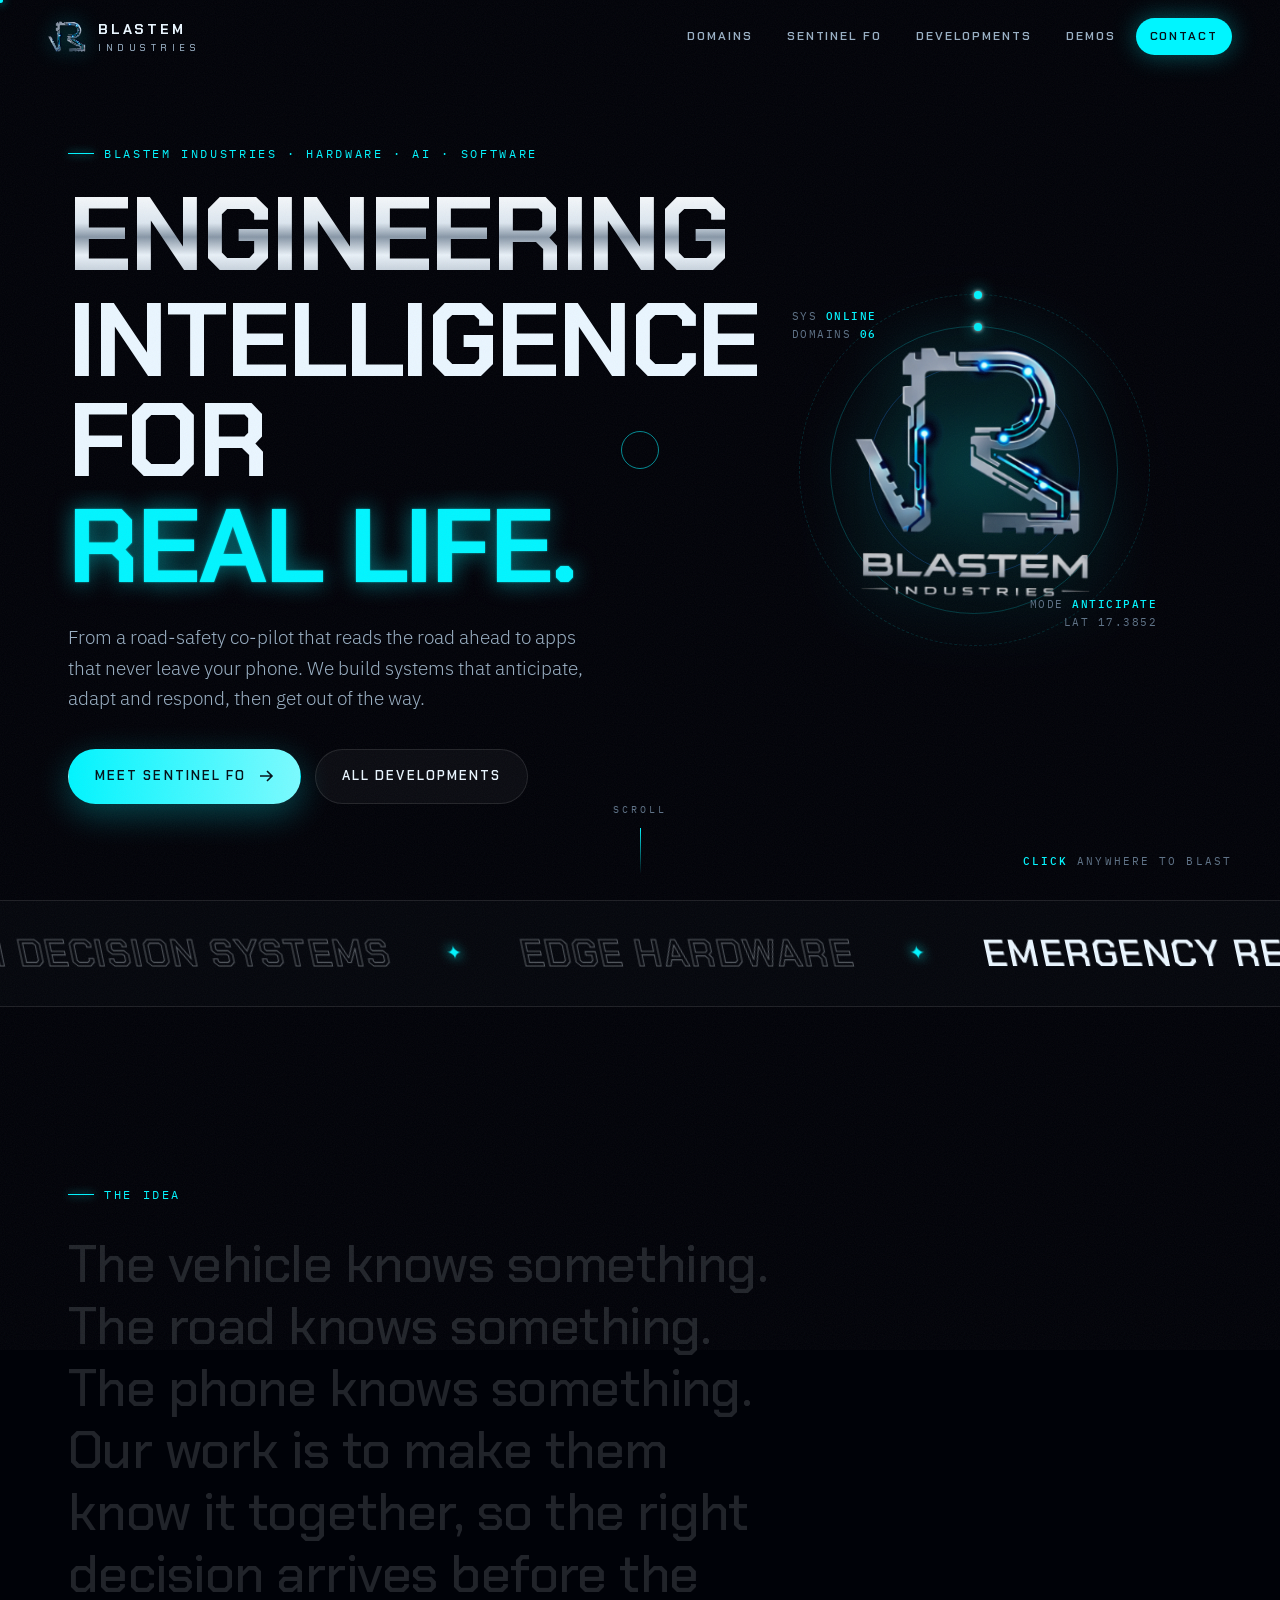
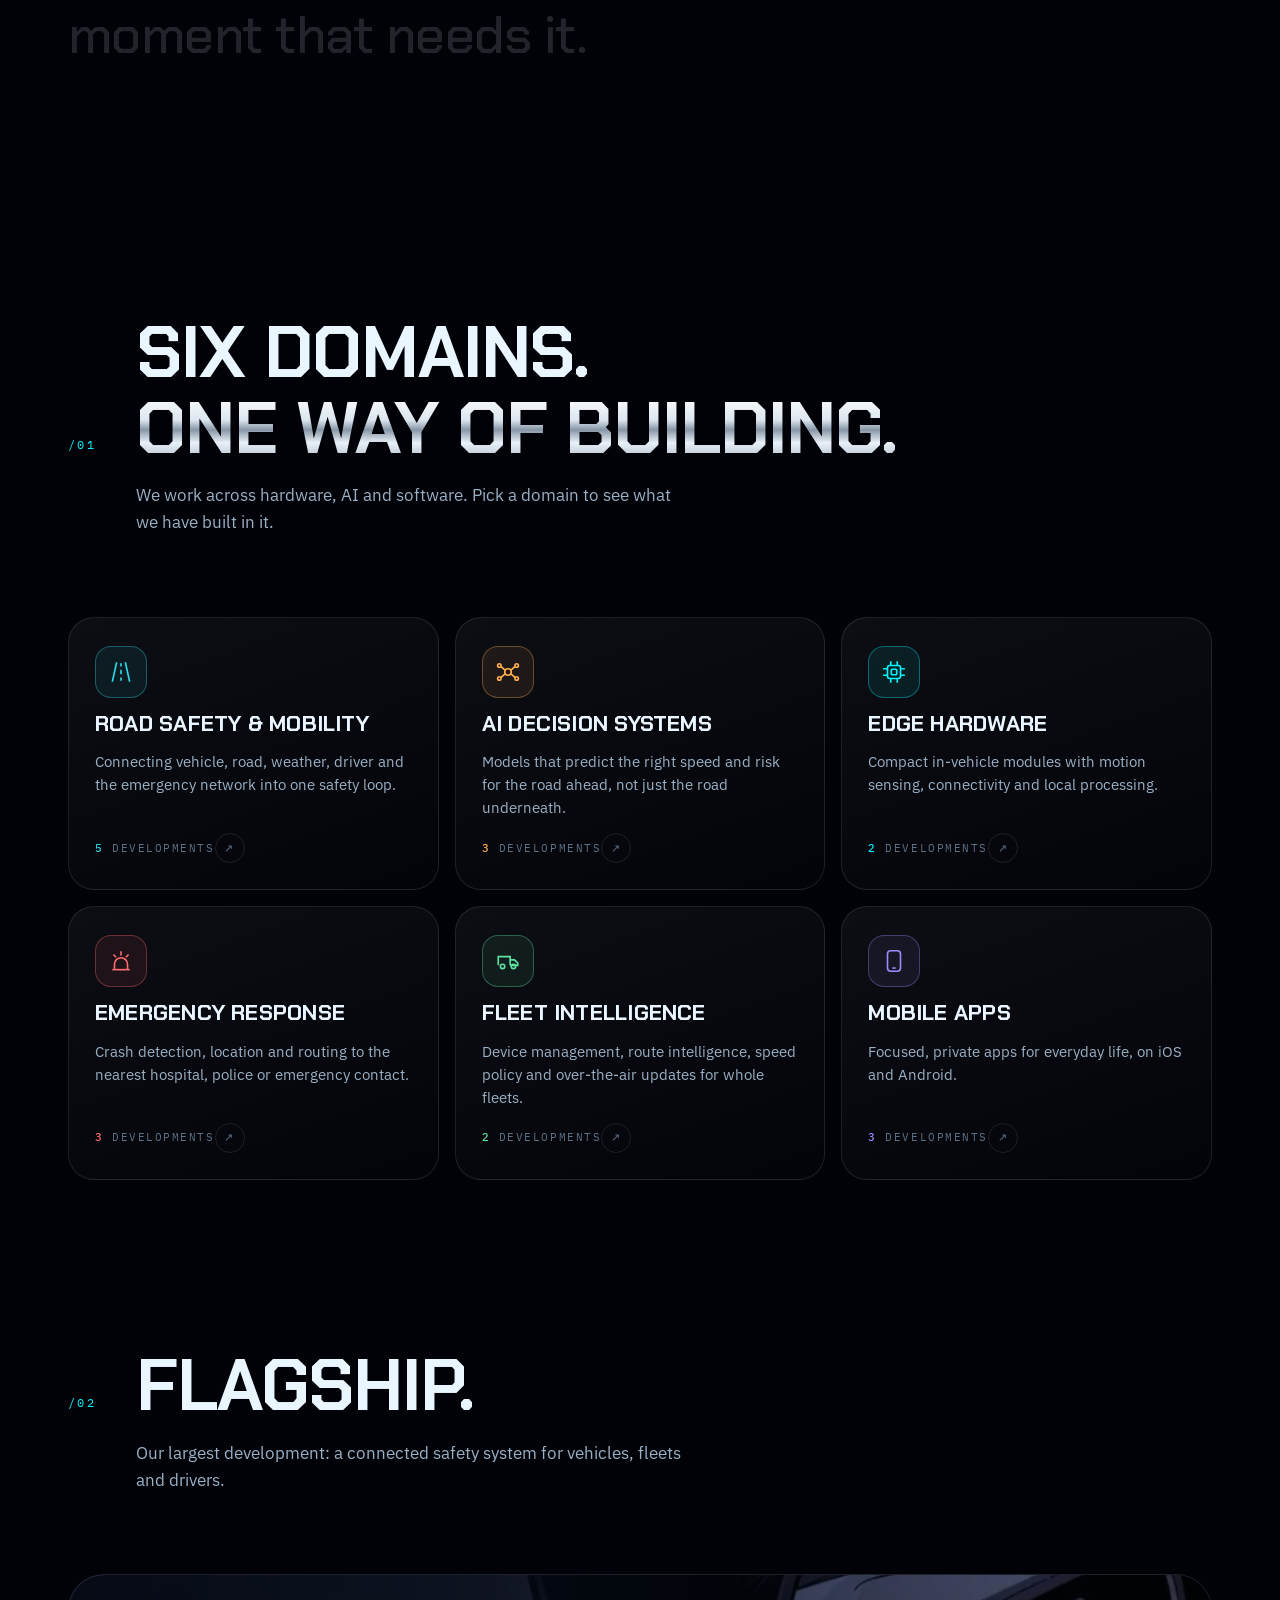
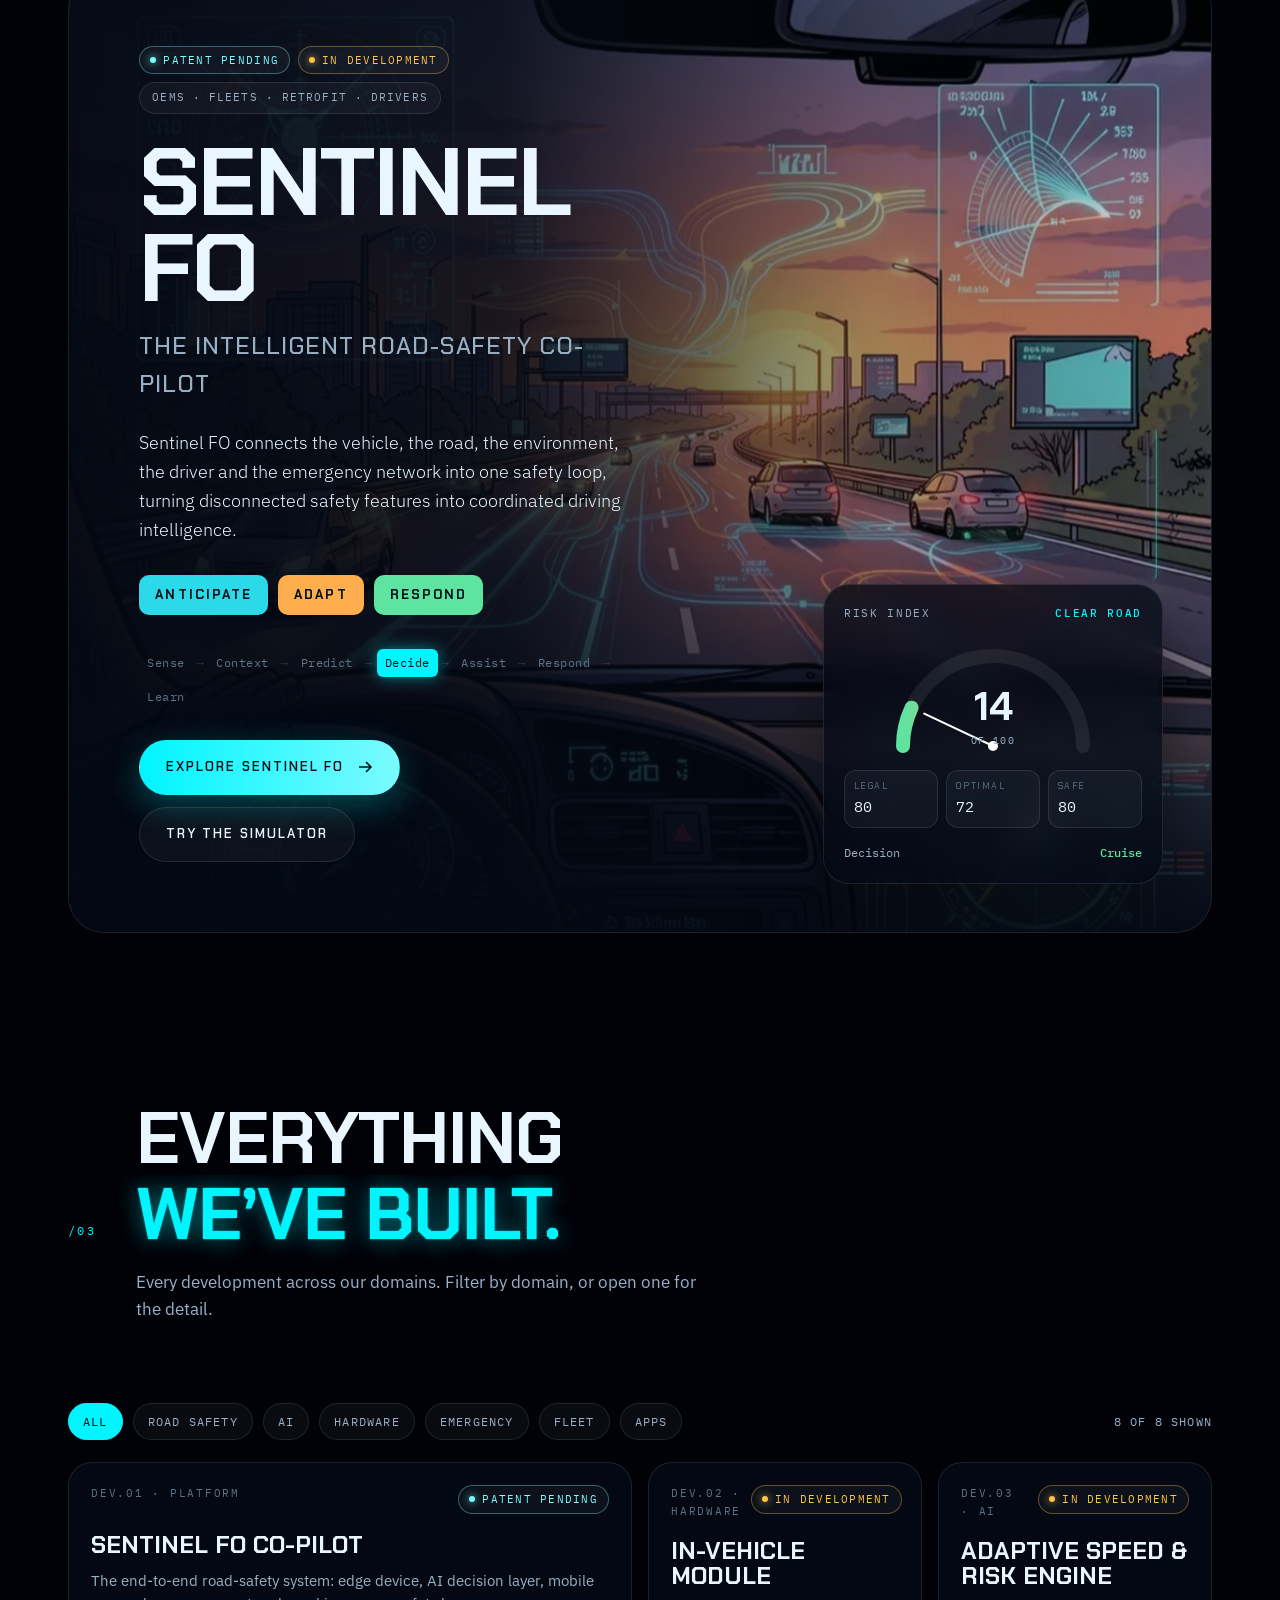
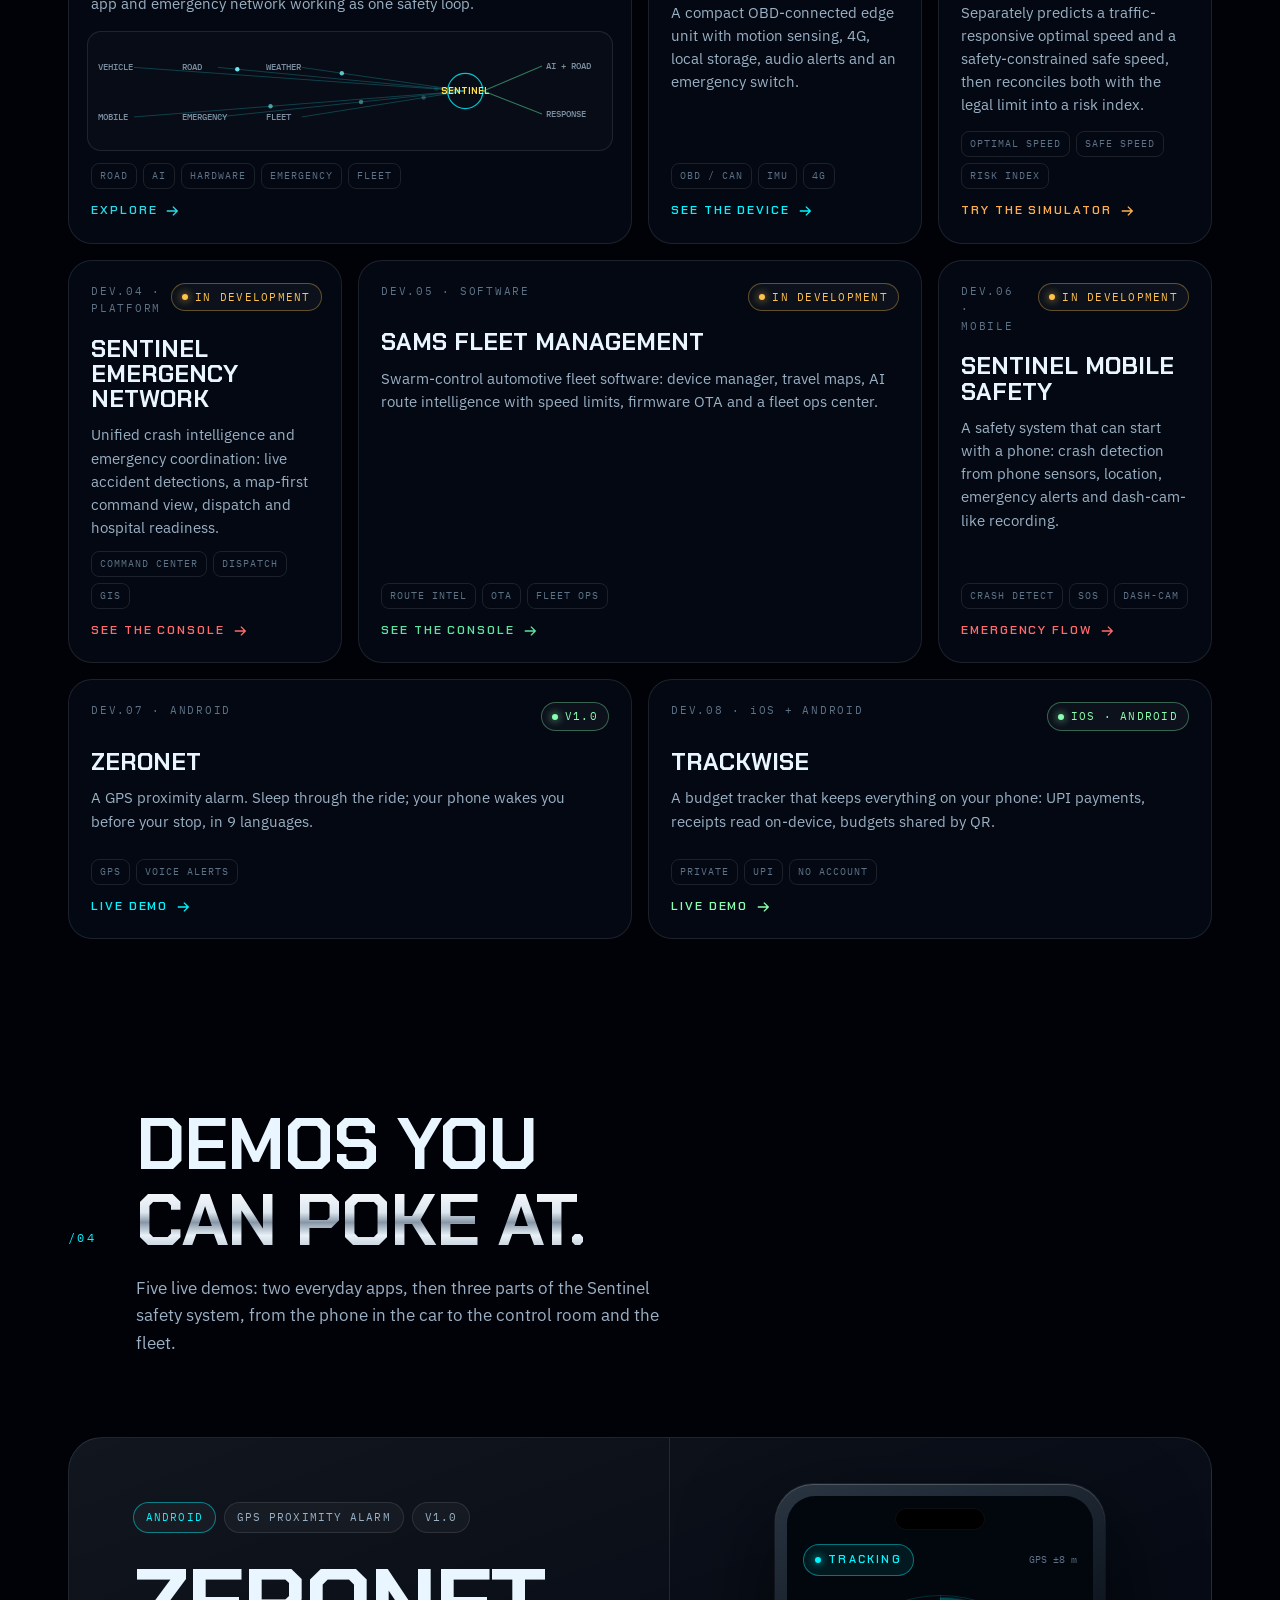
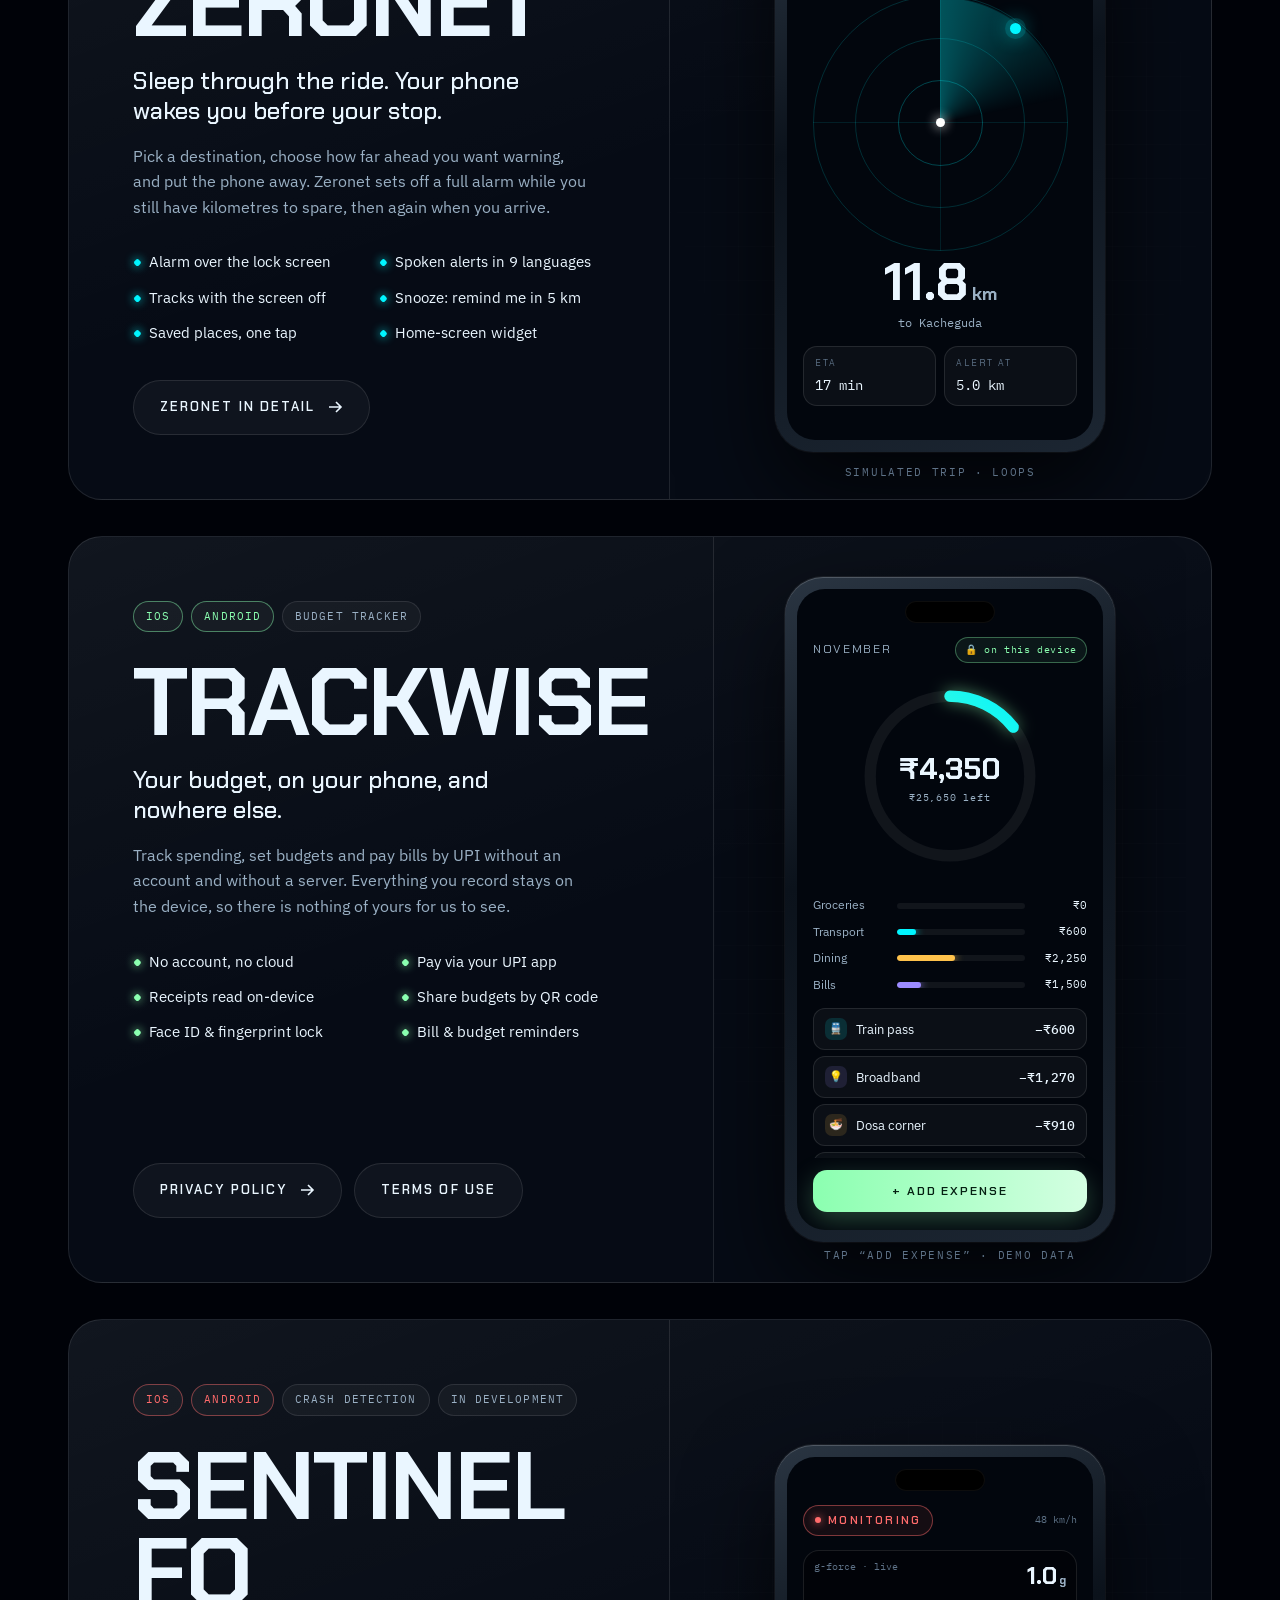
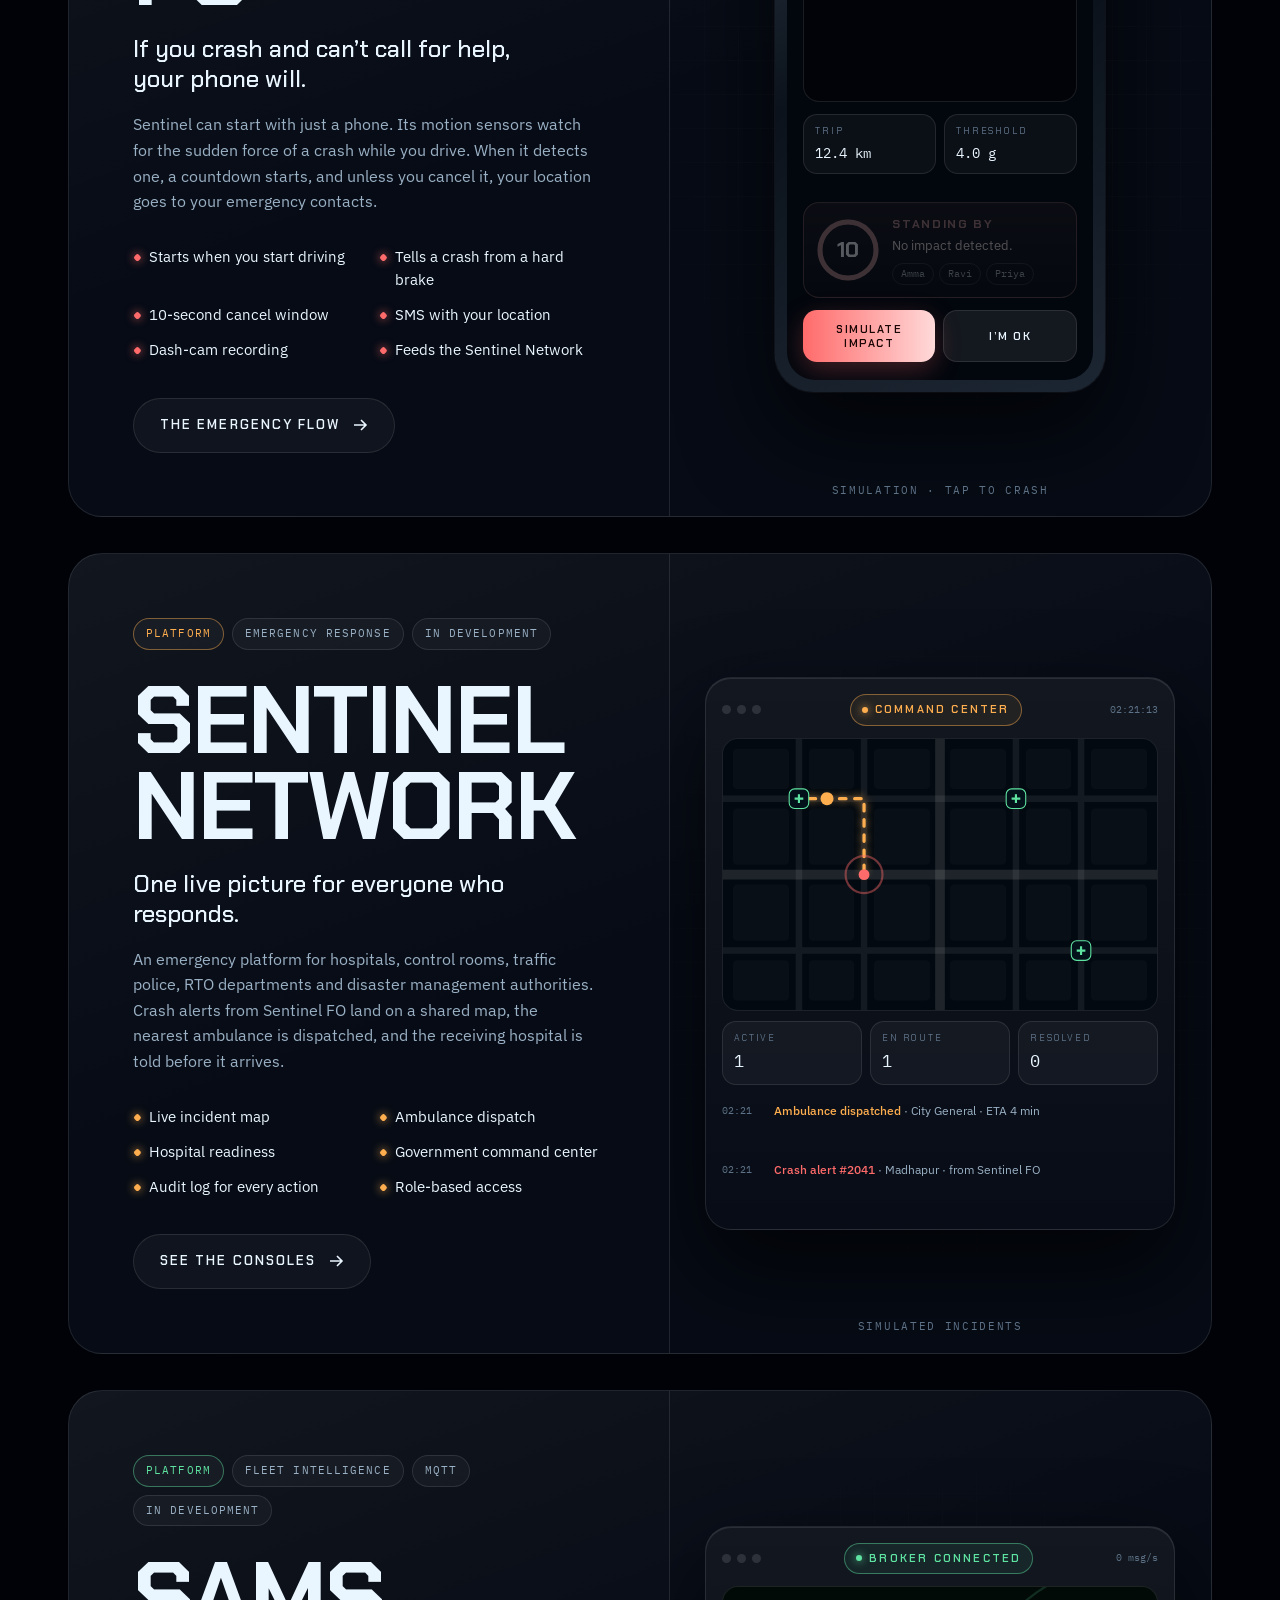
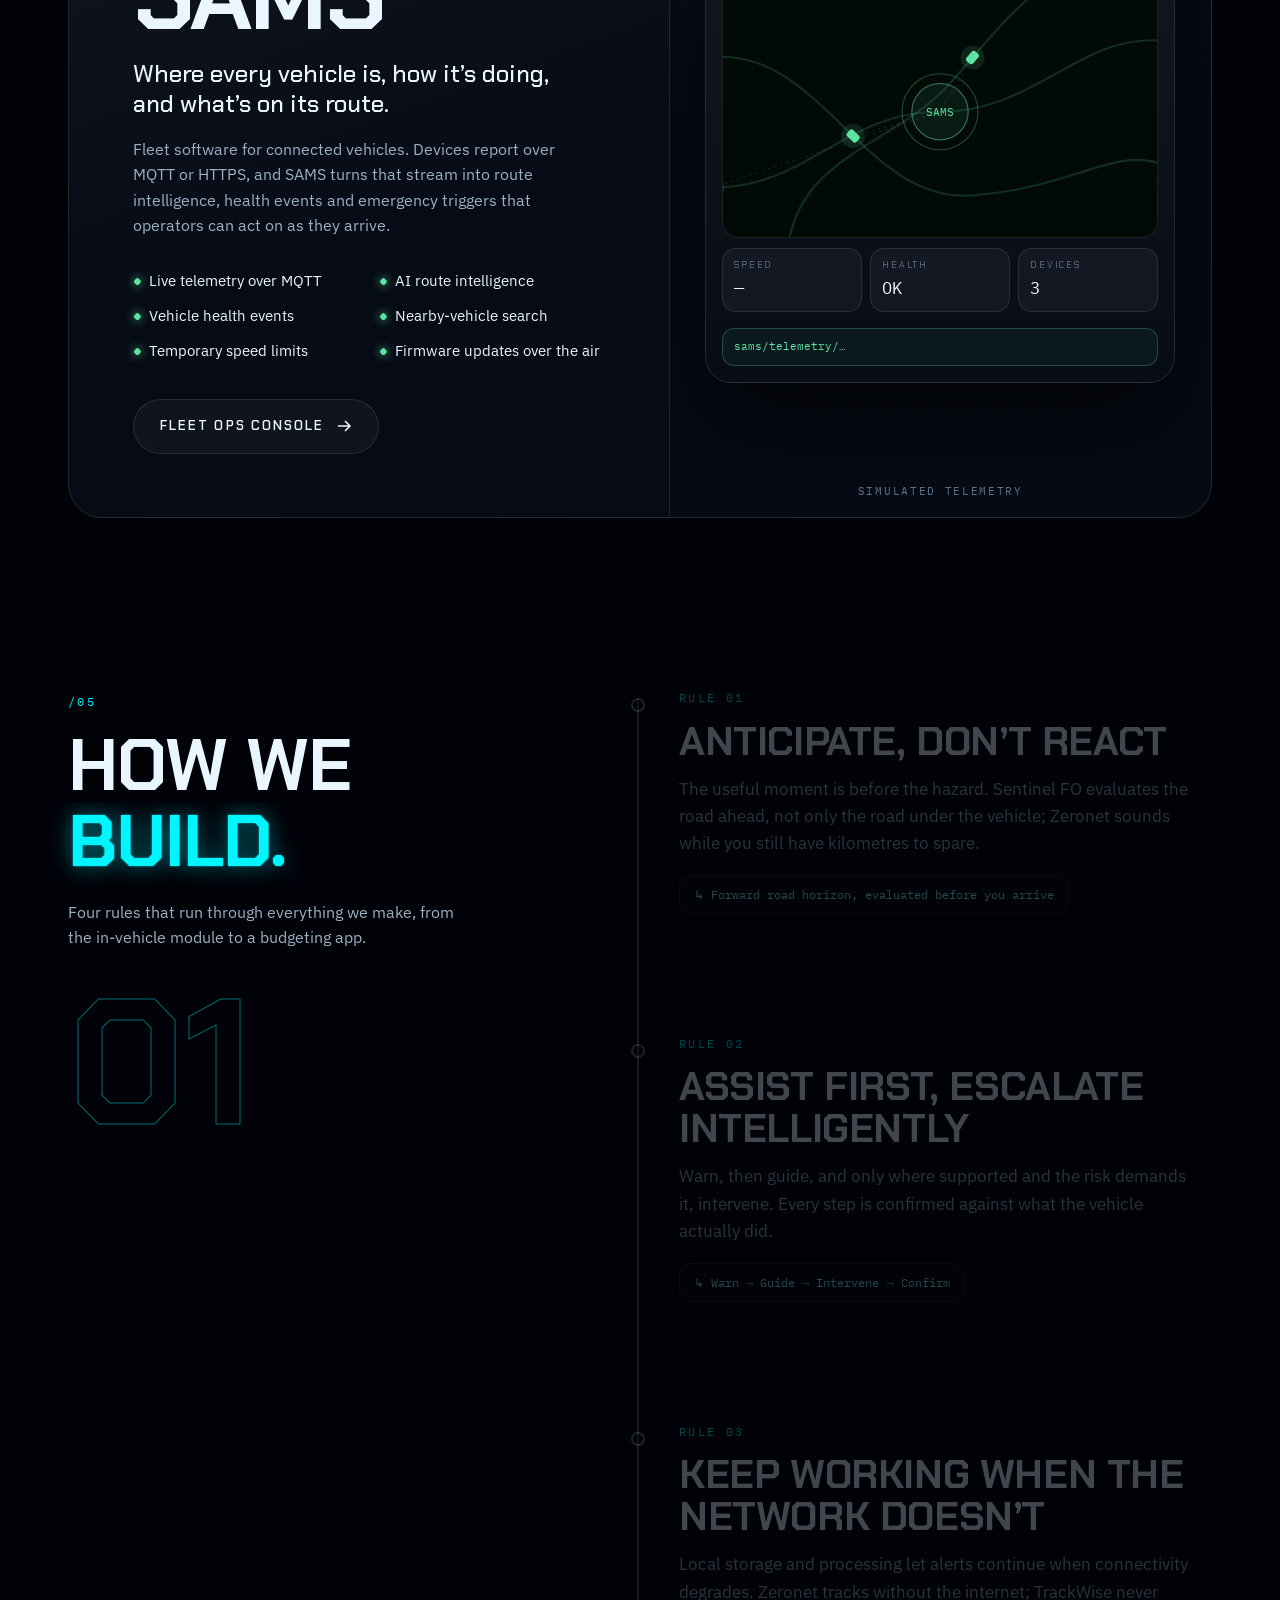
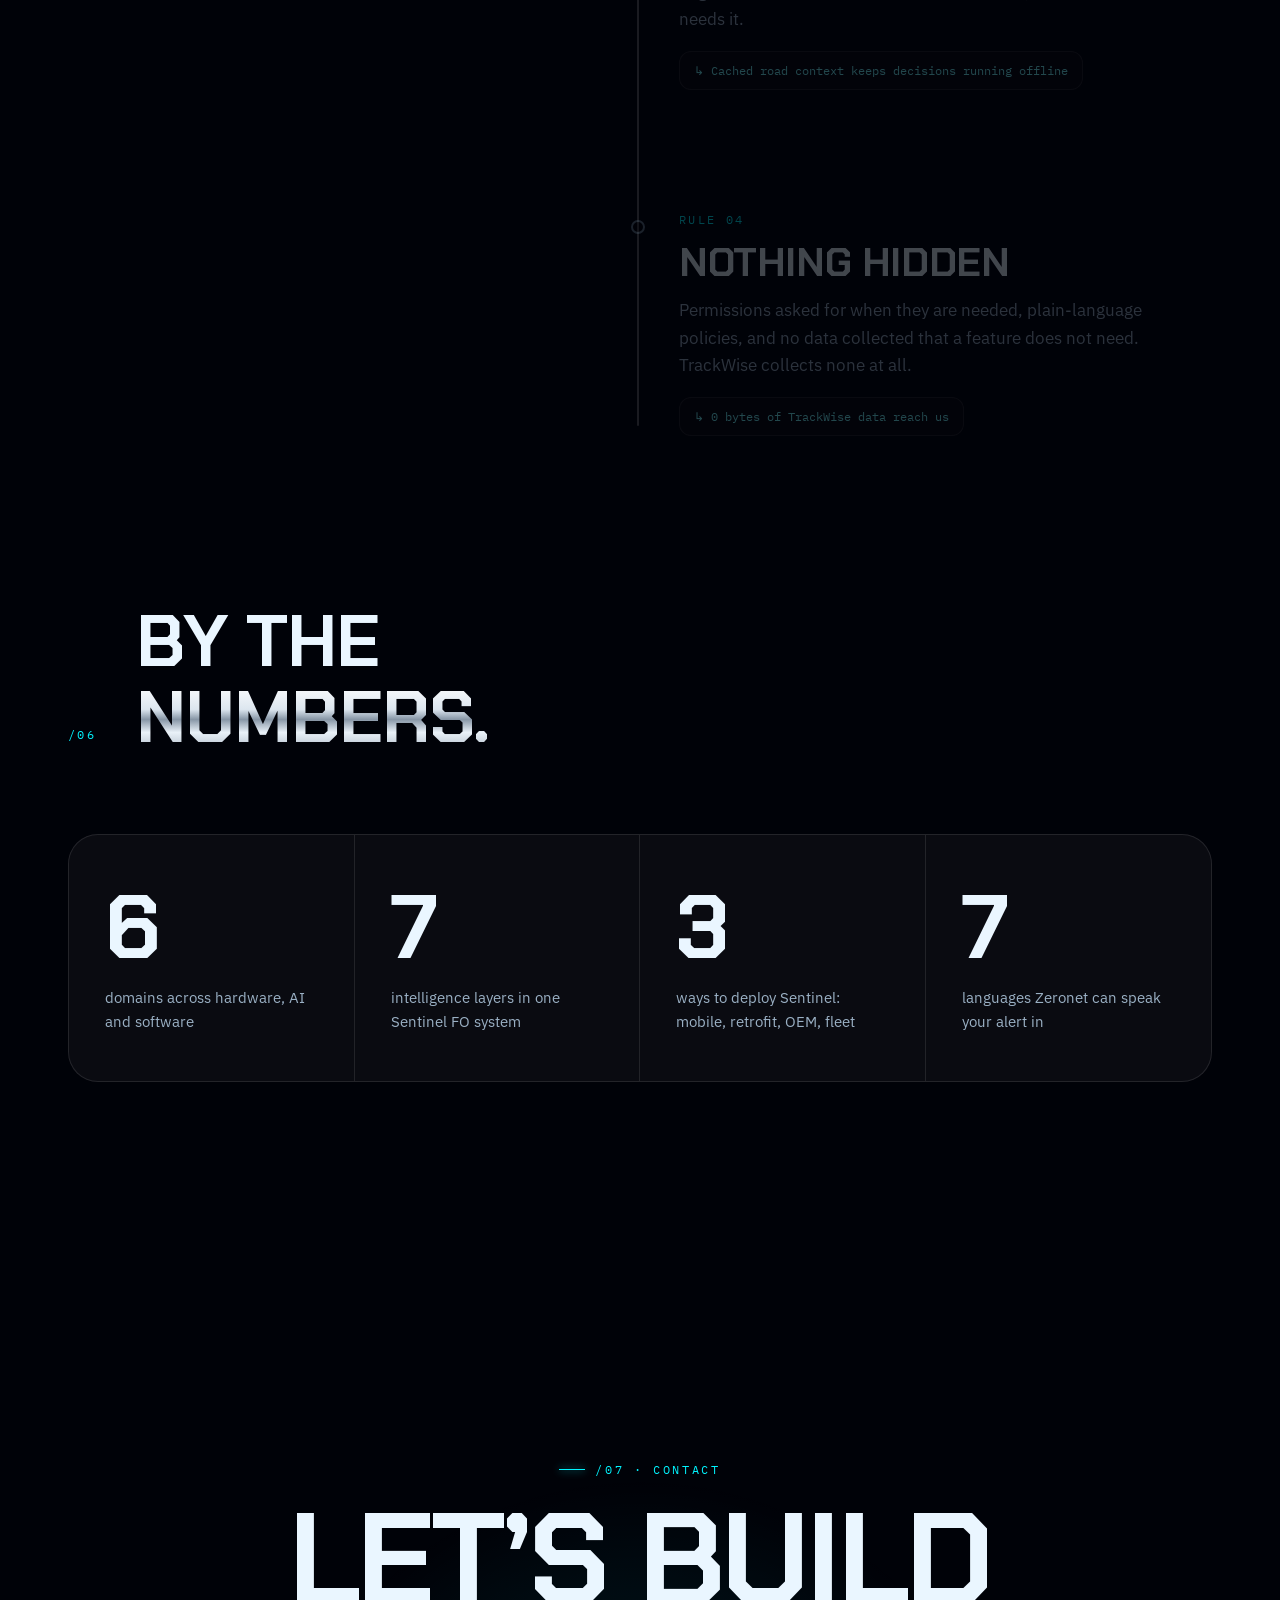
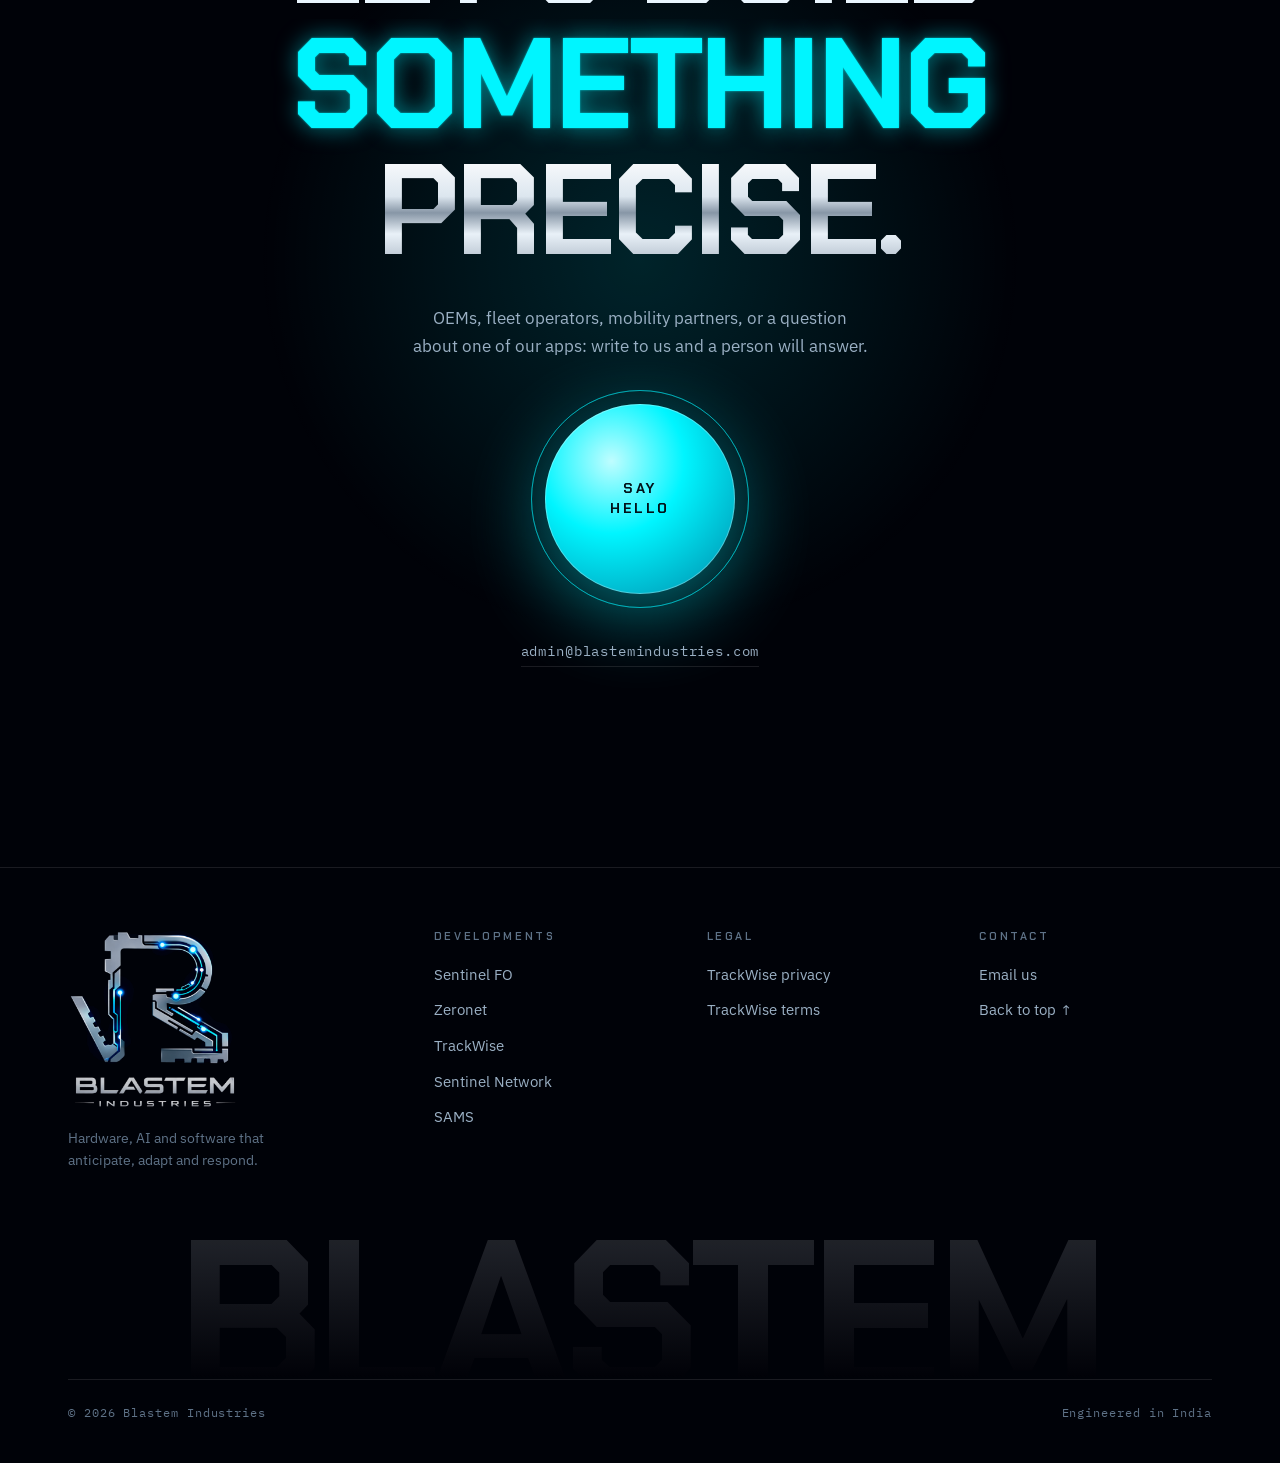
<file: index.html>
<!doctype html>
<html lang="en">
<head>
<meta charset="utf-8">
<meta name="viewport" content="width=device-width, initial-scale=1">
<title>Blastem Industries</title>
<meta name="description" content="Blastem Industries engineers intelligence for real life: Sentinel FO, the connected road-safety co-pilot, plus AI, edge hardware, emergency-response, fleet and mobile software.">
<meta name="theme-color" content="#000208">
<link rel="icon" href="./blastem-mark.png">
<link rel="stylesheet" href="./assets/fonts/fonts.css">
<link rel="stylesheet" href="./assets/site.css">
<style>
  /* ---------- hero ---------- */
  .hero { position: relative; min-height: 100svh; display: grid; align-items: center; overflow: hidden; padding: 120px 0 80px; }
  #circuit { position: absolute; inset: 0; width: 100%; height: 100%; display: block; }
  .hero::after {
    content: ""; position: absolute; inset: 0; pointer-events: none;
    background: radial-gradient(ellipse 70% 60% at 50% 45%, transparent 30%, var(--void) 95%), linear-gradient(180deg, transparent 70%, var(--void));
  }
  .hero-grid { position: relative; z-index: 2; display: grid; grid-template-columns: 1.15fr .85fr; gap: 40px; align-items: center; pointer-events: none; }
  .hero-grid a, .hero-grid button, .hero-logo { pointer-events: auto; }
  .hero h1 {
    font-family: var(--display); font-weight: 700; line-height: .95; letter-spacing: -.02em; margin: 22px 0 26px;
    font-size: clamp(44px, 8.2vw, 116px); text-transform: uppercase;
  }
  .hero h1 .line { display: block; overflow: hidden; padding: .06em .5em .12em; margin: -.06em -.5em -.12em; }
  .hero h1 .line > span { display: inline-block; transform: translateY(110%); transition: transform 1.2s var(--ease); }
  .ready .hero h1 .line > span { transform: none; }
  .hero h1 .line:nth-child(2) > span { transition-delay: .1s; }
  .hero h1 .line:nth-child(3) > span { transition-delay: .2s; }
  .hero-lede { font-size: clamp(16px, 1.6vw, 19px); color: var(--muted); max-width: 48ch; margin: 0 0 36px; font-weight: 300; }
  .hero-actions { display: flex; flex-wrap: wrap; gap: 14px; }
  .fade-up { opacity: 0; transform: translateY(24px); transition: opacity 1s var(--ease), transform 1s var(--ease); }
  .ready .fade-up { opacity: 1; transform: none; }
  .ready .fade-up.d1 { transition-delay: .35s; } .ready .fade-up.d2 { transition-delay: .5s; } .ready .fade-up.d3 { transition-delay: .65s; }

  .hero-logo { position: relative; aspect-ratio: 1; width: min(100%, 470px); margin-inline: auto; perspective: 900px; display: grid; place-items: center; }
  .orbit { position: absolute; border-radius: 50%; border: 1px solid rgba(0, 245, 255, .14); }
  .orbit.o1 { inset: 0; border-style: dashed; animation: spin 60s linear infinite; }
  .orbit.o2 { inset: 9%; border-color: rgba(0, 245, 255, .22); animation: spin 26s linear infinite reverse; }
  .orbit.o2::before, .orbit.o1::before, .orbit.o3::before {
    content: ""; position: absolute; top: -4px; left: 50%; width: 8px; height: 8px; border-radius: 50%; background: var(--cyan); box-shadow: 0 0 16px var(--cyan), 0 0 4px #fff;
  }
  .orbit.o3 { inset: 20%; border-color: rgba(47, 123, 255, .3); animation: spin 14s linear infinite; }
  .orbit.o3::before { background: var(--blue); box-shadow: 0 0 16px var(--blue); }
  @keyframes spin { to { transform: rotate(360deg); } }
  .logo-3d { position: relative; width: 66%; transform-style: preserve-3d; transition: transform .2s ease-out; }
  .logo-3d img { width: 100%; filter: drop-shadow(0 20px 40px rgba(0, 0, 0, .6)) drop-shadow(0 0 30px rgba(0, 245, 255, .25)); }
  .hero-logo .halo { position: absolute; inset: 22%; border-radius: 50%; background: radial-gradient(circle, rgba(0, 245, 255, .22), transparent 65%); filter: blur(20px); animation: breathe2 4s ease-in-out infinite; }
  @keyframes breathe2 { 50% { opacity: .5; transform: scale(1.1); } }
  .hud { position: absolute; font-family: var(--mono); font-size: 10.5px; letter-spacing: .14em; color: var(--dim); text-transform: uppercase; line-height: 1.7; }
  .hud b { color: var(--cyan); font-weight: 500; }
  .hud.tl { top: 4%; left: -2%; } .hud.br { bottom: 4%; right: -2%; text-align: right; }
  .scroll-cue {
    position: absolute; z-index: 3; left: 50%; bottom: 26px; transform: translateX(-50%); display: grid; justify-items: center; gap: 10px;
    font-family: var(--mono); font-size: 10px; letter-spacing: .3em; color: var(--dim);
  }
  .scroll-cue i { width: 1px; height: 46px; background: linear-gradient(var(--cyan), transparent); position: relative; overflow: hidden; }
  .scroll-cue i::after { content: ""; position: absolute; left: 0; top: -40%; width: 1px; height: 40%; background: #fff; animation: drip 1.8s var(--ease) infinite; }
  @keyframes drip { to { top: 110%; } }
  .blast-hint { position: absolute; z-index: 3; right: var(--gutter); bottom: 30px; font-family: var(--mono); font-size: 10.5px; letter-spacing: .2em; color: var(--dim); text-transform: uppercase; }
  .blast-hint b { color: var(--cyan); font-weight: 500; }

  /* ---------- marquee ---------- */
  .marquee { position: relative; border-block: 1px solid var(--edge); padding: 22px 0; overflow: hidden; background: rgba(255, 255, 255, .015); }
  .marquee-track { display: flex; width: max-content; gap: 0; will-change: transform; }
  .marquee-track span {
    font-family: var(--display); font-weight: 600; font-size: clamp(22px, 3vw, 38px); text-transform: uppercase; letter-spacing: .04em;
    padding: 0 28px; white-space: nowrap; color: transparent; -webkit-text-stroke: 1px rgba(234, 246, 255, .35); display: inline-flex; align-items: center; gap: 56px;
  }
  .marquee-track span::after { content: "✦"; color: var(--cyan); -webkit-text-stroke: 0; font-size: .5em; text-shadow: 0 0 12px var(--cyan); }
  .marquee-track span:nth-child(3n+1) { color: var(--text); -webkit-text-stroke: 0; }

  /* ---------- manifesto ---------- */
  .manifesto p {
    font-family: var(--display); font-weight: 500; font-size: clamp(26px, 4.1vw, 56px); line-height: 1.18; letter-spacing: -.01em; margin: 0; max-width: 22ch;
  }
  .manifesto .w { color: rgba(234, 246, 255, .14); transition: color .4s, text-shadow .4s; }
  .manifesto .w.lit { color: var(--text); }
  .manifesto .w.hl.lit { color: var(--cyan); text-shadow: 0 0 24px rgba(0, 245, 255, .5); }
  .manifesto-foot { display: flex; justify-content: space-between; gap: 30px; margin-top: 60px; flex-wrap: wrap; color: var(--muted); font-family: var(--mono); font-size: 12px; letter-spacing: .14em; text-transform: uppercase; }

  /* ---------- products ---------- */
  .products { display: grid; gap: 36px; }
  .product {
    position: relative; border-radius: 34px; border: 1px solid var(--edge); overflow: hidden;
    background: linear-gradient(160deg, rgba(255, 255, 255, .055), rgba(255, 255, 255, .01) 50%), var(--ink);
    display: grid; grid-template-columns: 1.05fr .95fr; min-height: 620px; transform-style: preserve-3d;
    transition: border-color .4s; --mx: 50%; --my: 50%;
  }
  .product::before {
    content: ""; position: absolute; inset: 0; pointer-events: none; opacity: 0; transition: opacity .4s;
    background: radial-gradient(600px circle at var(--mx) var(--my), rgba(0, 245, 255, .10), transparent 45%);
  }
  .product::after {
    content: ""; position: absolute; inset: 0; border-radius: inherit; padding: 1px; pointer-events: none; opacity: 0; transition: opacity .4s;
    background: radial-gradient(400px circle at var(--mx) var(--my), rgba(0, 245, 255, .7), transparent 50%);
    -webkit-mask: linear-gradient(#000 0 0) content-box, linear-gradient(#000 0 0); -webkit-mask-composite: xor; mask-composite: exclude;
  }
  .product:hover::before, .product:hover::after { opacity: 1; }
  .product.tw { --accent: var(--lime); }
  .product.tw::before { background: radial-gradient(600px circle at var(--mx) var(--my), rgba(139, 255, 176, .09), transparent 45%); }
  .product.tw::after { background: radial-gradient(400px circle at var(--mx) var(--my), rgba(139, 255, 176, .7), transparent 50%); }
  .p-info { padding: clamp(30px, 5vw, 64px); display: flex; flex-direction: column; position: relative; z-index: 1; }
  .p-tag { display: flex; gap: 8px; flex-wrap: wrap; margin-bottom: 28px; }
  .tag { font-family: var(--mono); font-size: 11px; letter-spacing: .1em; padding: 6px 12px; border-radius: 999px; border: 1px solid var(--edge); color: var(--muted); background: var(--panel); text-transform: uppercase; }
  .tag.on { color: var(--accent, var(--cyan)); border-color: color-mix(in srgb, var(--accent, var(--cyan)) 45%, transparent); }
  .p-name { font-family: var(--display); font-size: clamp(52px, 7.5vw, 104px); font-weight: 700; line-height: .9; margin: 0 0 18px; letter-spacing: -.02em; text-transform: uppercase; }
  .p-name .scramble { display: inline-block; }
  .p-pitch { font-size: clamp(19px, 2vw, 24px); font-family: var(--display); font-weight: 500; line-height: 1.25; margin: 0 0 18px; color: var(--text); max-width: 26ch; }
  .p-desc { color: var(--muted); margin: 0 0 30px; max-width: 46ch; }
  .p-feats { list-style: none; padding: 0; margin: 0 0 36px; display: grid; grid-template-columns: 1fr 1fr; gap: 12px 20px; }
  .p-feats li { display: flex; gap: 10px; align-items: baseline; font-size: 14.5px; color: var(--text); }
  .p-feats li::before { content: ""; flex: none; width: 6px; height: 6px; border-radius: 2px; transform: rotate(45deg) translateY(-2px); background: var(--accent, var(--cyan)); box-shadow: 0 0 10px var(--accent, var(--cyan)); }
  .p-links { margin-top: auto; display: flex; flex-wrap: wrap; gap: 12px; }
  .product.tw .btn::before { background: linear-gradient(90deg, var(--lime), #D4FFE2); }
  .product.tw .btn:hover { border-color: var(--lime); box-shadow: 0 10px 40px rgba(139, 255, 176, .25); }
  .p-stage { position: relative; display: grid; place-items: center; padding: 40px 30px; border-left: 1px solid var(--edge); overflow: hidden; }
  .p-stage::before { content: ""; position: absolute; inset: 0; background-image: linear-gradient(rgba(255,255,255,.035) 1px, transparent 1px), linear-gradient(90deg, rgba(255,255,255,.035) 1px, transparent 1px); background-size: 34px 34px; mask: radial-gradient(circle at 50% 50%, #000, transparent 75%); -webkit-mask: radial-gradient(circle at 50% 50%, #000, transparent 75%); }
  .device {
    position: relative; width: min(100%, 330px); border-radius: 38px; padding: 12px; background: linear-gradient(160deg, #2A3542, #0B121B 40%, #1C2632);
    box-shadow: 0 40px 90px rgba(0, 0, 0, .7), 0 0 0 1px rgba(255, 255, 255, .08), inset 0 1px 0 rgba(255, 255, 255, .18);
    transform: translateZ(60px); transition: transform .3s ease-out;
  }
  .screen { border-radius: 28px; background: #02060D; overflow: hidden; padding: 18px 16px 18px; min-height: 520px; position: relative; display: flex; flex-direction: column; }
  .notch { width: 90px; height: 22px; border-radius: 999px; background: #000; margin: -6px auto 14px; box-shadow: inset 0 0 0 1px rgba(255,255,255,.05); }

  /* zeronet demo */
  .zn-top { display: flex; justify-content: space-between; align-items: center; }
  .zn-status { display: inline-flex; align-items: center; gap: 7px; font-family: var(--display); font-weight: 600; font-size: 11px; letter-spacing: .2em; color: var(--cyan); padding: 6px 11px; border-radius: 999px; border: 1px solid var(--edge-bright); background: rgba(0, 245, 255, .08); text-transform: uppercase; transition: all .3s; }
  .zn-status i { width: 6px; height: 6px; border-radius: 50%; background: currentColor; box-shadow: 0 0 8px currentColor; animation: blink 1.2s infinite; }
  @keyframes blink { 50% { opacity: .25; } }
  .zn-gps { font-family: var(--mono); font-size: 10px; color: var(--dim); }
  .radar { position: relative; aspect-ratio: 1; margin: 14px 4px 4px; display: grid; place-items: center; }
  .radar .rg { position: absolute; border-radius: 50%; border: 1px solid rgba(0, 245, 255, .16); }
  .radar .rg:nth-child(1) { inset: 2%; } .radar .rg:nth-child(2) { inset: 18%; } .radar .rg:nth-child(3) { inset: 34%; border-color: rgba(0,245,255,.26); }
  .radar .beam { position: absolute; inset: 2%; border-radius: 50%; background: conic-gradient(from 0deg, rgba(0, 245, 255, .32), transparent 22%); animation: spin 3s linear infinite; mask: radial-gradient(circle, #000 69%, transparent 70%); -webkit-mask: radial-gradient(circle, #000 69%, transparent 70%); }
  .radar .cross { position: absolute; inset: 2%; background: linear-gradient(rgba(0,245,255,.1), rgba(0,245,255,.1)) center / 1px 100% no-repeat, linear-gradient(rgba(0,245,255,.1), rgba(0,245,255,.1)) center / 100% 1px no-repeat; }
  .radar .pin { position: absolute; width: 11px; height: 11px; border-radius: 50%; background: var(--cyan); box-shadow: 0 0 0 5px rgba(0,245,255,.14), 0 0 20px var(--cyan); transition: top .2s linear, left .2s linear; }
  .radar .me { position: absolute; left: 50%; top: 50%; width: 9px; height: 9px; margin: -4.5px; border-radius: 50%; background: #fff; box-shadow: 0 0 12px #fff; }
  .zn-read { text-align: center; position: relative; z-index: 1; margin-top: -4px; }
  .zn-dist { font-family: var(--display); font-weight: 700; font-size: 52px; line-height: 1; font-variant-numeric: tabular-nums; }
  .zn-dist small { font-size: 18px; color: var(--muted); margin-left: 4px; }
  .zn-to { font-family: var(--mono); font-size: 11.5px; color: var(--muted); margin-top: 6px; }
  .zn-cells { display: grid; grid-template-columns: 1fr 1fr; gap: 8px; margin-top: 14px; }
  .cell { border: 1px solid var(--edge); border-radius: 14px; padding: 9px 11px; background: var(--panel); }
  .cell dt { font-family: var(--display); font-size: 9px; letter-spacing: .2em; text-transform: uppercase; color: var(--dim); }
  .cell dd { margin: 3px 0 0; font-family: var(--mono); font-size: 14px; }
  .zn-alarm { position: absolute; inset: auto 12px 12px; border-radius: 18px; padding: 14px; border: 1px solid rgba(255, 194, 75, .5); background: linear-gradient(180deg, rgba(60, 40, 6, .95), rgba(30, 20, 4, .96)); transform: translateY(130%); transition: transform .6s var(--ease); z-index: 3; }
  .zn-alarm.show { transform: none; }
  .zn-alarm b { font-family: var(--display); color: var(--amber); letter-spacing: .14em; font-size: 12px; display: block; }
  .zn-alarm span { font-size: 13px; color: #F2E4C6; }
  .zn-alarm .row { display: flex; gap: 8px; margin-top: 10px; }
  .zn-alarm .row div { flex: 1; text-align: center; font-family: var(--display); font-size: 10px; letter-spacing: .14em; font-weight: 600; padding: 9px; border-radius: 10px; border: 1px solid var(--edge); text-transform: uppercase; }
  .zn-alarm .row div:last-child { background: var(--amber); color: #2A1B00; border: 0; }
  .screen.alert { animation: shake .5s linear 2; }
  .screen.alert .zn-status { color: var(--amber); border-color: rgba(255,194,75,.5); background: rgba(255,194,75,.1); }
  .screen.alert .radar .beam { background: conic-gradient(from 0deg, rgba(255, 194, 75, .4), transparent 22%); }
  @keyframes shake { 20%, 60% { transform: translateX(-2px); } 40%, 80% { transform: translateX(2px); } }

  /* trackwise demo */
  .tw-head { display: flex; justify-content: space-between; align-items: center; font-family: var(--display); font-size: 12px; letter-spacing: .14em; text-transform: uppercase; color: var(--muted); }
  .tw-lock { display: inline-flex; align-items: center; gap: 6px; font-family: var(--mono); font-size: 10px; color: var(--lime); letter-spacing: .06em; text-transform: none; padding: 4px 9px; border: 1px solid rgba(139,255,176,.35); border-radius: 999px; background: rgba(139,255,176,.07); }
  .ring-wrap { position: relative; width: 190px; margin: 18px auto 10px; }
  .ring-wrap svg { width: 100%; transform: rotate(-90deg); overflow: visible; }
  .ring-wrap circle { fill: none; stroke-width: 12; }
  .ring-bg { stroke: rgba(255,255,255,.06); }
  .ring-fg { stroke: url(#twGrad); stroke-linecap: round; transition: stroke-dashoffset 1s var(--ease); filter: drop-shadow(0 0 8px rgba(139,255,176,.5)); }
  .ring-mid { position: absolute; inset: 0; display: grid; place-content: center; text-align: center; }
  .ring-mid b { font-family: var(--display); font-size: 30px; line-height: 1; font-variant-numeric: tabular-nums; }
  .ring-mid span { font-family: var(--mono); font-size: 10px; color: var(--muted); letter-spacing: .08em; margin-top: 6px; }
  .tw-bars { display: grid; gap: 8px; margin: 8px 0 14px; }
  .tw-bar { display: grid; grid-template-columns: 74px 1fr 52px; gap: 10px; align-items: center; font-size: 11.5px; color: var(--muted); }
  .tw-bar .track { height: 6px; background: rgba(255,255,255,.06); border-radius: 99px; overflow: hidden; }
  .tw-bar .fill { height: 100%; border-radius: 99px; width: 0; transition: width 1s var(--ease); }
  .tw-bar em { font-style: normal; font-family: var(--mono); text-align: right; color: var(--text); font-size: 11px; }
  .tw-list { list-style: none; margin: 0; padding: 0; display: grid; gap: 6px; flex: 1; align-content: start; overflow: hidden; max-height: 150px; }
  .tw-list li { display: flex; justify-content: space-between; align-items: center; padding: 9px 11px; border-radius: 12px; background: var(--panel); border: 1px solid var(--edge); font-size: 12.5px; animation: slideIn .6s var(--ease); }
  .tw-list li span:first-child { display: flex; gap: 9px; align-items: center; }
  .tw-list li i { width: 22px; height: 22px; border-radius: 7px; display: grid; place-items: center; font-style: normal; font-size: 11px; }
  .tw-list li b { font-family: var(--mono); font-weight: 500; }
  @keyframes slideIn { from { opacity: 0; transform: translateY(-12px) scale(.97); } }
  .tw-add { margin-top: 12px; width: 100%; border: 0; cursor: pointer; padding: 13px; border-radius: 14px; font-family: var(--display); font-weight: 600; font-size: 12px; letter-spacing: .16em; text-transform: uppercase; background: linear-gradient(90deg, var(--lime), #D4FFE2); color: #052012; box-shadow: 0 8px 26px rgba(139,255,176,.25); transition: transform .2s; }
  .tw-add:active { transform: scale(.97); }
  .demo-note { position: absolute; bottom: 18px; left: 0; right: 0; text-align: center; font-family: var(--mono); font-size: 10.5px; letter-spacing: .16em; color: var(--dim); text-transform: uppercase; z-index: 1; }

  /* ---------- principles ---------- */
  .principles { display: grid; grid-template-columns: .9fr 1.1fr; gap: clamp(30px, 6vw, 90px); }
  .pr-sticky { position: sticky; top: 120px; align-self: start; }
  .pr-sticky .sec-title { margin: 16px 0 22px; }
  .pr-sticky p { color: var(--muted); max-width: 40ch; margin: 0; }
  .pr-count { margin-top: 40px; font-family: var(--display); font-weight: 700; font-size: clamp(90px, 14vw, 190px); line-height: .8; color: transparent; -webkit-text-stroke: 1px rgba(0, 245, 255, .45); font-variant-numeric: tabular-nums; }
  .pr-list { position: relative; padding-left: 54px; }
  .pr-rail { position: absolute; left: 12px; top: 10px; bottom: 10px; width: 2px; background: var(--edge); border-radius: 2px; }
  .pr-rail i { position: absolute; inset: 0; transform-origin: top; transform: scaleY(0); background: linear-gradient(var(--blue), var(--cyan)); box-shadow: 0 0 14px var(--cyan); border-radius: 2px; }
  .pr-item { position: relative; padding: 0 0 clamp(70px, 10vw, 120px); opacity: .28; transition: opacity .6s var(--ease); }
  .pr-item:last-child { padding-bottom: 0; }
  .pr-item.on { opacity: 1; }
  .pr-item::before { content: ""; position: absolute; left: -48px; top: 10px; width: 14px; height: 14px; border-radius: 50%; border: 2px solid var(--dim); background: var(--void); transition: all .5s var(--ease); }
  .pr-item.on::before { border-color: var(--cyan); background: var(--cyan); box-shadow: 0 0 0 6px rgba(0,245,255,.12), 0 0 22px var(--cyan); }
  .pr-item h3 { font-family: var(--display); font-size: clamp(26px, 3.2vw, 40px); margin: 0 0 14px; line-height: 1.05; text-transform: uppercase; letter-spacing: -.01em; }
  .pr-item .k { font-family: var(--mono); font-size: 12px; color: var(--cyan); letter-spacing: .2em; display: block; margin-bottom: 12px; }
  .pr-item p { color: var(--muted); margin: 0; font-size: 17px; max-width: 52ch; }
  .pr-item .proof { margin-top: 18px; display: inline-flex; gap: 10px; align-items: center; font-family: var(--mono); font-size: 12px; color: var(--ice); padding: 9px 14px; border-radius: 12px; border: 1px solid var(--edge); background: var(--panel); }

  /* ---------- responsive ---------- */
  @media (max-width: 980px) {
    .hero-grid { grid-template-columns: 1fr; text-align: left; }
    .hero-logo { width: min(78vw, 380px); order: -1; margin-bottom: -10px; }
    .hud { display: none; }
    .product { grid-template-columns: 1fr; min-height: 0; }
    .p-stage { border-left: 0; border-top: 1px solid var(--edge); padding: 50px 20px 70px; }
    .principles { grid-template-columns: 1fr; }
    .pr-sticky { position: static; }
    .pr-count { display: none; }
  }
  @media (max-width: 720px) {
    .p-feats { grid-template-columns: 1fr; }
    .pr-list { padding-left: 40px; }
    .pr-item::before { left: -34px; }
    .pr-rail { left: 5px; }
    .blast-hint, .scroll-cue { display: none; }
  }

  /* ---------- domains ---------- */
  .domains { display: grid; grid-template-columns: repeat(3, 1fr); gap: 16px; }
  .domain {
    border-radius: 26px; border: 1px solid var(--edge); background: linear-gradient(160deg, rgba(255,255,255,.05), rgba(255,255,255,.01)); padding: 28px 26px 26px;
    cursor: pointer; text-align: left; color: var(--text); font: inherit; display: flex; flex-direction: column; gap: 14px; min-height: 230px; overflow: hidden;
    transition: border-color .35s, transform .5s var(--ease), background .35s;
  }
  .domain:hover { transform: translateY(-4px); }
  .domain[aria-pressed="true"] { border-color: rgba(var(--spot), .7); background: linear-gradient(160deg, rgba(var(--spot), .12), rgba(255,255,255,.01)); }
  .domain .d-ico { width: 52px; height: 52px; border-radius: 16px; display: grid; place-items: center; border: 1px solid rgba(var(--spot), .35); background: rgba(var(--spot), .08); color: rgb(var(--spot)); }
  .domain .d-ico svg { width: 26px; height: 26px; }
  .domain h3 { font-family: var(--display); font-size: 22px; margin: 0; line-height: 1.1; text-transform: uppercase; letter-spacing: .01em; }
  .domain p { margin: 0; color: var(--muted); font-size: 14.5px; }
  .domain .d-foot { margin-top: auto; display: flex; justify-content: space-between; align-items: center; font-family: var(--mono); font-size: 11px; letter-spacing: .14em; color: var(--dim); text-transform: uppercase; }
  .domain .d-foot b { color: rgb(var(--spot)); font-weight: 500; }
  .domain .d-arrow { width: 30px; height: 30px; border-radius: 50%; border: 1px solid var(--edge); display: grid; place-items: center; transition: transform .4s var(--ease), border-color .3s; }
  .domain:hover .d-arrow { transform: rotate(-45deg); border-color: rgb(var(--spot)); }
  .filter-bar { display: flex; flex-wrap: wrap; gap: 10px; align-items: center; margin: 46px 0 22px; font-family: var(--mono); font-size: 12px; color: var(--muted); letter-spacing: .1em; text-transform: uppercase; }
  .filter-bar button { font: inherit; letter-spacing: inherit; text-transform: inherit; color: var(--muted); background: var(--panel); border: 1px solid var(--edge); border-radius: 999px; padding: 8px 14px; cursor: pointer; transition: all .3s; }
  .filter-bar button[aria-pressed="true"] { color: #031018; background: var(--cyan); border-color: var(--cyan); }
  .filter-bar .count { margin-left: auto; }

  /* ---------- developments grid ---------- */
  .devs { display: grid; grid-template-columns: repeat(4, 1fr); gap: 16px; grid-auto-flow: dense; }
  .dvc {
    border-radius: 24px; border: 1px solid var(--edge); background: var(--ink); padding: 22px; display: flex; flex-direction: column; gap: 12px; min-height: 260px;
    transition: opacity .45s var(--ease), transform .6s var(--ease), border-color .3s; overflow: hidden;
  }
  .dvc.wide { grid-column: span 2; }
  .dvc.hidden { display: none; }
  .dvc .dev-top { display: flex; justify-content: space-between; gap: 10px; align-items: flex-start; }
  .dvc .dev-k { font-family: var(--mono); font-size: 11px; color: var(--dim); letter-spacing: .16em; }
  .dvc h3 { font-family: var(--display); font-size: 24px; line-height: 1.05; margin: 6px 0 0; text-transform: uppercase; }
  .dvc p { margin: 0; color: var(--muted); font-size: 14.5px; }
  .dvc .chips { display: flex; flex-wrap: wrap; gap: 6px; margin-top: auto; }
  .dvc .chips span { font-family: var(--mono); font-size: 10px; letter-spacing: .1em; text-transform: uppercase; color: var(--dim); border: 1px solid var(--edge); padding: 4px 8px; border-radius: 8px; }
  .dvc .go { display: inline-flex; gap: 8px; align-items: center; font-family: var(--display); font-weight: 600; font-size: 12px; letter-spacing: .16em; text-transform: uppercase; color: rgb(var(--spot)); }
  .dvc .go svg { width: 14px; transition: transform .4s var(--ease); }
  .dvc:hover .go svg { transform: translateX(5px); }
  .dvc .viz { height: 86px; margin: 4px -4px 0; border-radius: 14px; background: rgba(255,255,255,.02); border: 1px solid var(--edge); position: relative; overflow: hidden; }
  .dvc.wide .viz { height: 120px; }

  /* ---------- flagship ---------- */
  .flag { position: relative; border-radius: 36px; overflow: hidden; border: 1px solid var(--edge); min-height: 720px; display: grid; grid-template-columns: 1.1fr .9fr; background: var(--ink); }
  .flag-media { position: absolute; inset: 0; }
  .flag-media img { width: 100%; height: 120%; object-fit: cover; object-position: 50% 40%; will-change: transform; filter: saturate(1.05); }
  .flag-media::after { content: ""; position: absolute; inset: 0; background: linear-gradient(90deg, rgba(3,8,18,.97) 0%, rgba(3,8,18,.88) 38%, rgba(3,8,18,.35) 70%, rgba(3,8,18,.15)), linear-gradient(0deg, rgba(3,8,18,.9), transparent 40%); }
  .flag-body { position: relative; z-index: 1; padding: clamp(30px, 5.5vw, 72px); display: flex; flex-direction: column; }
  .flag-kicker { display: flex; flex-wrap: wrap; gap: 8px; margin-bottom: 26px; }
  .flag h2 { font-family: var(--display); font-weight: 700; font-size: clamp(48px, 7.5vw, 108px); line-height: .9; margin: 0 0 14px; text-transform: uppercase; letter-spacing: -.02em; }
  .flag .sub { font-family: var(--display); font-size: clamp(18px, 2vw, 24px); font-weight: 500; letter-spacing: .04em; text-transform: uppercase; color: var(--muted); margin: 0 0 26px; }
  .flag .lede { font-size: 18px; max-width: 44ch; margin: 0 0 30px; color: var(--text); font-weight: 300; }
  .aar { display: flex; flex-wrap: wrap; gap: 10px; margin-bottom: 34px; }
  .aar span { font-family: var(--display); font-weight: 700; font-size: 13px; letter-spacing: .16em; padding: 10px 16px; border-radius: 10px; color: #04131C; }
  .aar span:nth-child(1) { background: #2BD9E8; } .aar span:nth-child(2) { background: #FFAE4F; } .aar span:nth-child(3) { background: #5FE3A1; }
  .flag .btns { display: flex; flex-wrap: wrap; gap: 12px; margin-top: auto; }
  .flag-hud { position: relative; z-index: 1; display: grid; align-content: end; justify-items: end; padding: clamp(24px, 4vw, 48px); }
  .gauge-card { width: min(100%, 340px); border-radius: 26px; padding: 20px; background: rgba(3, 8, 18, .72); border: 1px solid var(--edge); backdrop-filter: blur(14px); -webkit-backdrop-filter: blur(14px); box-shadow: 0 30px 70px rgba(0,0,0,.5); }
  .gauge-head { display: flex; justify-content: space-between; font-family: var(--mono); font-size: 10.5px; letter-spacing: .16em; color: var(--muted); text-transform: uppercase; }
  .gauge-head b { color: var(--cyan); font-weight: 500; }
  .gauge { position: relative; margin: 12px auto 2px; width: 220px; }
  .gauge svg { width: 100%; display: block; }
  .gauge .g-val { position: absolute; left: 0; right: 0; bottom: 6px; text-align: center; }
  .gauge .g-val b { display: block; font-family: var(--display); font-size: 40px; line-height: 1; font-variant-numeric: tabular-nums; }
  .gauge .g-val span { font-family: var(--mono); font-size: 10px; color: var(--muted); letter-spacing: .14em; }
  .speeds { display: grid; grid-template-columns: repeat(3, 1fr); gap: 8px; margin-top: 12px; }
  .speeds div { border: 1px solid var(--edge); border-radius: 12px; padding: 8px 9px; background: var(--panel); }
  .speeds dt { font-family: var(--display); font-size: 9px; letter-spacing: .16em; color: var(--dim); text-transform: uppercase; }
  .speeds dd { margin: 2px 0 0; font-family: var(--mono); font-size: 15px; }
  .g-ctx { margin-top: 12px; font-family: var(--mono); font-size: 11.5px; color: var(--muted); display: flex; justify-content: space-between; gap: 10px; }
  .g-ctx b { font-weight: 500; transition: color .3s; }
  .loop { display: flex; flex-wrap: wrap; gap: 6px 4px; align-items: center; font-family: var(--mono); font-size: 12px; color: var(--dim); margin: 0 0 30px; letter-spacing: .04em; }
  .loop span { padding: 4px 8px; border-radius: 6px; transition: color .3s, background .3s; }
  .loop span.on { color: #04131C; background: var(--cyan); box-shadow: 0 0 16px rgba(0,245,255,.5); }
  .loop i { font-style: normal; opacity: .5; }


  /* ---------- merged live demos: Sentinel FO mobile, Sentinel Network, SAMS ---------- */
  .product.sm { --accent: #FF6B6B; --acc: 255, 107, 107; }
  .product.sn { --accent: #FFAE4F; --acc: 255, 174, 79; }
  .product.fl { --accent: #5FE3A1; --acc: 95, 227, 161; }
  .product.sm::before, .product.sn::before, .product.fl::before { background: radial-gradient(600px circle at var(--mx) var(--my), rgba(var(--acc), .09), transparent 45%); }
  .product.sm::after, .product.sn::after, .product.fl::after { background: radial-gradient(400px circle at var(--mx) var(--my), rgba(var(--acc), .7), transparent 50%); }
  .product.sm .btn::before, .product.sn .btn::before, .product.fl .btn::before { background: linear-gradient(90deg, var(--accent), #fff); }
  .product.sm .btn:hover, .product.sn .btn:hover, .product.fl .btn:hover { border-color: var(--accent); box-shadow: 0 10px 40px rgba(var(--acc), .25); }
  .pill { display: inline-flex; align-items: center; gap: 7px; font-family: var(--display); font-weight: 600; font-size: 11px; letter-spacing: .2em; color: var(--accent); padding: 6px 11px; border-radius: 999px; border: 1px solid rgba(var(--acc), .45); background: rgba(var(--acc), .08); text-transform: uppercase; transition: all .3s; }
  .pill i { width: 6px; height: 6px; border-radius: 50%; background: currentColor; box-shadow: 0 0 8px currentColor; animation: blink 1.2s infinite; }
  .mini { font-family: var(--mono); font-size: 10px; color: var(--dim); }
  .demo-btns { display: flex; gap: 8px; margin-top: 12px; }
  .demo-btns button { flex: 1; cursor: pointer; padding: 12px 10px; border-radius: 14px; font-family: var(--display); font-weight: 600; font-size: 11px; letter-spacing: .14em; text-transform: uppercase; border: 1px solid var(--edge); background: var(--panel-strong); color: var(--text); transition: transform .2s, border-color .2s; }
  .demo-btns button:hover { border-color: var(--accent); }
  .demo-btns button:active { transform: scale(.97); }
  .demo-btns button.go { border: 0; color: #1A0505; background: linear-gradient(90deg, var(--accent), #FFD9D9); box-shadow: 0 8px 26px rgba(var(--acc), .25); }

  /* Sentinel FO mobile: g-force trace + countdown */
  .sm-scope { position: relative; margin-top: 14px; border-radius: 16px; border: 1px solid var(--edge); background: rgba(0,0,0,.35); overflow: hidden; }
  .sm-scope canvas { display: block; width: 100%; height: 150px; }
  .sm-scope .ax { position: absolute; left: 10px; top: 8px; font-family: var(--mono); font-size: 10px; color: var(--dim); }
  .sm-g { position: absolute; right: 10px; top: 6px; font-family: var(--display); font-weight: 700; font-size: 24px; font-variant-numeric: tabular-nums; }
  .sm-g small { font-size: 12px; color: var(--muted); margin-left: 2px; }
  .sm-cells { display: grid; grid-template-columns: 1fr 1fr; gap: 8px; margin-top: 12px; }
  .sm-alert { margin-top: 12px; display: grid; grid-template-columns: 64px 1fr; gap: 12px; align-items: center; border-radius: 16px; padding: 12px; border: 1px solid rgba(255,107,107,.5); background: linear-gradient(180deg, rgba(255,107,107,.16), rgba(255,107,107,.05)); opacity: .35; filter: saturate(.3); transition: opacity .4s, filter .4s; }
  .screen.impact .sm-alert, .screen.sent .sm-alert { opacity: 1; filter: none; }
  .screen.impact { animation: shake .5s linear 2; }
  .screen.sent .pill { color: var(--amber); border-color: rgba(255,194,75,.5); background: rgba(255,194,75,.1); }
  .sm-count { position: relative; width: 64px; height: 64px; }
  .sm-count svg { width: 100%; height: 100%; transform: rotate(-90deg); }
  .sm-count circle { fill: none; stroke-width: 5; }
  .sm-count .bg { stroke: rgba(255,255,255,.1); }
  .sm-count .fg { stroke: #FF6B6B; stroke-linecap: round; stroke-dasharray: 176; stroke-dashoffset: 0; transition: stroke-dashoffset 1s linear; }
  .sm-count b { position: absolute; inset: 0; display: grid; place-items: center; font-family: var(--display); font-size: 22px; }
  .sm-alert h4 { margin: 0; font-family: var(--display); font-size: 12px; letter-spacing: .14em; color: #FF6B6B; text-transform: uppercase; }
  .sm-alert p { margin: 3px 0 0; font-size: 12.5px; color: #F5D5D8; line-height: 1.4; }
  .sm-contacts { display: flex; gap: 5px; margin-top: 8px; flex-wrap: wrap; }
  .sm-contacts span { font-family: var(--mono); font-size: 10px; border: 1px solid rgba(255,255,255,.14); border-radius: 99px; padding: 2px 8px; color: var(--muted); transition: all .3s; }
  .sm-contacts span.ok { border-color: rgba(255,194,75,.6); color: var(--amber); background: rgba(255,194,75,.1); }

  /* console frame for the two platforms */
  .console { position: relative; width: min(100%, 470px); border-radius: 26px; padding: 16px; background: linear-gradient(180deg, rgba(255,255,255,.06), rgba(255,255,255,.015)), #030812; border: 1px solid var(--edge); box-shadow: 0 40px 90px rgba(0,0,0,.7), inset 0 1px 0 rgba(255,255,255,.1); transform: translateZ(60px); transition: transform .3s ease-out; }
  .console-top { display: flex; justify-content: space-between; align-items: center; gap: 10px; }
  .console-top .dots { display: flex; gap: 6px; }
  .console-top .dots i { width: 9px; height: 9px; border-radius: 50%; background: rgba(255,255,255,.12); }
  .c-map { margin-top: 12px; border-radius: 16px; overflow: hidden; border: 1px solid var(--edge); background: #020910; }
  .c-map svg { display: block; width: 100%; height: auto; }
  .c-map .road { stroke: rgba(255,255,255,.07); stroke-width: 6; fill: none; stroke-linecap: round; }
  .c-map .road.main { stroke: rgba(255,255,255,.11); stroke-width: 9; }
  .c-map .block { fill: rgba(255,255,255,.025); }
  .c-map .route { fill: none; stroke: #FFAE4F; stroke-width: 3; stroke-linecap: round; stroke-dasharray: 6 8; filter: drop-shadow(0 0 4px #FFAE4F); }
  .c-kpis { display: grid; grid-template-columns: repeat(3, 1fr); gap: 8px; margin-top: 10px; }
  .c-kpis dd { font-size: 17px; }
  .c-feed { list-style: none; padding: 0; margin: 10px 0 0; display: grid; gap: 5px; height: 112px; overflow: hidden; -webkit-mask-image: linear-gradient(180deg, #000 65%, transparent); mask-image: linear-gradient(180deg, #000 65%, transparent); }
  .c-feed li { display: grid; grid-template-columns: 44px 1fr; gap: 8px; font-size: 12px; color: var(--muted); animation: slideIn .5s var(--ease) both; }
  .c-feed time { font-family: var(--mono); font-size: 10px; color: var(--dim); padding-top: 2px; }
  .c-feed b { font-weight: 500; color: var(--text); }
  .c-feed .hot b { color: #FF6B6B; } .c-feed .go b { color: #FFAE4F; } .c-feed .done b { color: #5FE3A1; }
  .c-net { margin-top: 12px; border-radius: 16px; overflow: hidden; border: 1px solid var(--edge); background: #020a08; }
  .c-net svg { display: block; width: 100%; height: auto; }
  .c-net .lane { fill: none; stroke: rgba(95,227,161,.16); stroke-width: 2; }
  .c-net .link { stroke: rgba(95,227,161,.14); stroke-width: 1; stroke-dasharray: 2 4; }
  .c-topic { margin-top: 10px; font-family: var(--mono); font-size: 11px; color: #5FE3A1; border: 1px solid rgba(95,227,161,.25); background: rgba(95,227,161,.06); border-radius: 12px; padding: 9px 11px; white-space: nowrap; overflow: hidden; text-overflow: ellipsis; }
  .c-topic span { color: var(--muted); }
  @media (max-width: 980px) { .console { transform: none !important; } }
  @media (max-width: 520px) { .console { padding: 12px; border-radius: 22px; } .c-kpis dd { font-size: 14px; } .c-feed li { font-size: 11.5px; } }

  .apps-head { margin-top: clamp(60px, 9vw, 110px); }

  @media (max-width: 1100px) { .devs { grid-template-columns: repeat(2, 1fr); } }
  @media (max-width: 980px) {
    .domains { grid-template-columns: 1fr 1fr; }
    .flag { grid-template-columns: 1fr; min-height: 0; }
    .flag-media::after { background: linear-gradient(0deg, rgba(3,8,18,.97) 30%, rgba(3,8,18,.7) 70%, rgba(3,8,18,.4)); }
    .flag-hud { justify-items: stretch; padding-top: 0; }
    .gauge-card { width: 100%; }
  }
  @media (max-width: 720px) {
    .domains { grid-template-columns: 1fr; }
    .domain { min-height: 0; }
    .devs { grid-template-columns: 1fr; }
    .dvc.wide { grid-column: auto; }
    .filter-bar .count { margin-left: 0; width: 100%; }
  }
</style>
</head>
<body class="loading">

<div class="loader" id="loader" aria-hidden="true">
  <div class="loader-inner">
    <img class="loader-mark" src="./blastem-mark.png" alt="">
    <div class="loader-bar"><i id="loaderBar"></i></div>
    <div class="loader-count" id="loaderCount">000</div>
  </div>
</div>

<div class="grain" aria-hidden="true"></div>
<div class="cursor" id="cursor" aria-hidden="true"><span class="cursor-label" id="cursorLabel"></span></div>
<div class="cursor-dot" id="cursorDot" aria-hidden="true"></div>
<div class="progress" id="progress" aria-hidden="true"></div>

<header class="nav" id="nav">
  <a class="brand" href="#top" aria-label="Blastem Industries, back to top">
    <img src="./blastem-mark.png" alt="">
    <span>BLASTEM<small>INDUSTRIES</small></span>
  </a>
  <nav class="nav-links" id="navLinks" aria-label="Primary">
    <a href="#domains" data-scramble>Domains</a>
    <a href="./sentinel.html" data-scramble>Sentinel FO</a>
    <a href="#developments" data-scramble>Developments</a>
    <a href="#apps" data-scramble>Demos</a>
    <a class="nav-cta" href="#contact">Contact</a>
  </nav>
  <button class="menu-btn" id="menuBtn" aria-label="Open menu" aria-expanded="false" aria-controls="navLinks"><i></i></button>
</header>

<main id="top">
  <!-- ======================= HERO ======================= -->
  <section class="hero" id="hero">
    <canvas id="circuit" aria-hidden="true"></canvas>
    <div class="wrap hero-grid">
      <div>
        <span class="eyebrow fade-up">Blastem Industries &middot; Hardware &middot; AI &middot; Software</span>
        <h1>
          <span class="line"><span class="chrome">Engineering</span></span>
          <span class="line"><span>intelligence for</span></span>
          <span class="line"><span class="glow">real life.</span></span>
        </h1>
        <p class="hero-lede fade-up d1">From a road-safety co-pilot that reads the road ahead to apps that never leave your phone. We build systems that anticipate, adapt and respond, then get out of the way.</p>
        <div class="hero-actions fade-up d2">
          <a class="btn primary magnetic" href="./sentinel.html" data-cursor="GO">Meet Sentinel FO
            <svg viewBox="0 0 16 16" fill="none" stroke="currentColor" stroke-width="1.6"><path d="M2 8h12M9 3l5 5-5 5"/></svg></a>
          <a class="btn magnetic" href="#developments" data-cursor="VIEW">All developments</a>
        </div>
      </div>
      <div class="hero-logo fade-up d3" id="heroLogo">
        <div class="orbit o1"></div><div class="orbit o2"></div><div class="orbit o3"></div>
        <div class="halo"></div>
        <div class="logo-3d" id="logo3d">
          <img src="./blastem-logo.png" alt="Blastem Industries logo">
        </div>
        <div class="hud tl">SYS <b>ONLINE</b><br>DOMAINS <b>06</b></div>
        <div class="hud br">MODE <b>ANTICIPATE</b><br>LAT <span id="hudLat">17.3850</span></div>
      </div>
    </div>
    <div class="scroll-cue" aria-hidden="true">SCROLL<i></i></div>
    <div class="blast-hint" aria-hidden="true"><b>Click</b> anywhere to blast</div>
  </section>

  <!-- ======================= MARQUEE ======================= -->
  <div class="marquee" aria-hidden="true">
    <div class="marquee-track" id="marquee">
      <span>Road safety</span><span>AI decision systems</span><span>Edge hardware</span><span>Emergency response</span><span>Fleet intelligence</span><span>Mobile apps</span>
      <span>Road safety</span><span>AI decision systems</span><span>Edge hardware</span><span>Emergency response</span><span>Fleet intelligence</span><span>Mobile apps</span>
    </div>
  </div>

  <!-- ======================= MANIFESTO ======================= -->
  <section class="section manifesto">
    <div class="wrap">
      <span class="eyebrow reveal">The idea</span>
      <p id="manifesto" style="margin-top:30px">The vehicle knows something. The road knows something. The phone knows something. Our work is to make them know it together, so the right decision arrives before the moment that needs it.</p>
      <div class="manifesto-foot reveal">
        <span>Anticipate &middot; Adapt &middot; Respond</span>
        <span>Engineered, not assembled</span>
      </div>
    </div>
  </section>

  <!-- ======================= DOMAINS ======================= -->
  <section class="section" id="domains" style="padding-top:0">
    <div class="wrap">
      <div class="sec-head">
        <span class="sec-num">/01</span>
        <h2 class="sec-title"><span class="split-line reveal-split"><span>Six domains.</span></span><span class="split-line reveal-split"><span class="chrome">One way of building.</span></span></h2>
        <p class="sec-sub reveal">We work across hardware, AI and software. Pick a domain to see what we have built in it.</p>
      </div>
      <div class="domains" id="domainTiles">
        <button class="domain spot reveal" style="--spot: 43,217,232" data-domain="road" aria-pressed="false">
          <span class="d-ico"><svg viewBox="0 0 24 24" fill="none" stroke="currentColor" stroke-width="1.5"><path d="M8 3 4 21M16 3l4 18M12 4v3M12 10v4M12 17v3"/></svg></span>
          <h3>Road safety &amp; mobility</h3>
          <p>Connecting vehicle, road, weather, driver and the emergency network into one safety loop.</p>
          <span class="d-foot"><span><b data-n="road">0</b> developments</span><span class="d-arrow">↗</span></span>
        </button>
        <button class="domain spot reveal" data-delay=".06" style="--spot: 255,174,79" data-domain="ai" aria-pressed="false">
          <span class="d-ico"><svg viewBox="0 0 24 24" fill="none" stroke="currentColor" stroke-width="1.5"><circle cx="12" cy="12" r="3"/><circle cx="4" cy="6" r="1.6"/><circle cx="20" cy="6" r="1.6"/><circle cx="4" cy="18" r="1.6"/><circle cx="20" cy="18" r="1.6"/><path d="M5.4 6.8 9.5 10.5M18.6 6.8l-4.1 3.7M5.4 17.2l4.1-3.7M18.6 17.2l-4.1-3.7"/></svg></span>
          <h3>AI decision systems</h3>
          <p>Models that predict the right speed and risk for the road ahead, not just the road underneath.</p>
          <span class="d-foot"><span><b data-n="ai">0</b> developments</span><span class="d-arrow">↗</span></span>
        </button>
        <button class="domain spot reveal" data-delay=".12" style="--spot: 0,245,255" data-domain="hardware" aria-pressed="false">
          <span class="d-ico"><svg viewBox="0 0 24 24" fill="none" stroke="currentColor" stroke-width="1.5"><rect x="6" y="6" width="12" height="12" rx="2"/><path d="M9 2v4M15 2v4M9 18v4M15 18v4M2 9h4M2 15h4M18 9h4M18 15h4"/><rect x="9.5" y="9.5" width="5" height="5" rx="1"/></svg></span>
          <h3>Edge hardware</h3>
          <p>Compact in-vehicle modules with motion sensing, connectivity and local processing.</p>
          <span class="d-foot"><span><b data-n="hardware">0</b> developments</span><span class="d-arrow">↗</span></span>
        </button>
        <button class="domain spot reveal" style="--spot: 255,107,107" data-domain="emergency" aria-pressed="false">
          <span class="d-ico"><svg viewBox="0 0 24 24" fill="none" stroke="currentColor" stroke-width="1.5"><path d="M12 3v4M5 6l2.5 2.5M19 6l-2.5 2.5"/><path d="M6 20v-5a6 6 0 0 1 12 0v5"/><path d="M4 20h16"/></svg></span>
          <h3>Emergency response</h3>
          <p>Crash detection, location and routing to the nearest hospital, police or emergency contact.</p>
          <span class="d-foot"><span><b data-n="emergency">0</b> developments</span><span class="d-arrow">↗</span></span>
        </button>
        <button class="domain spot reveal" data-delay=".06" style="--spot: 95,227,161" data-domain="fleet" aria-pressed="false">
          <span class="d-ico"><svg viewBox="0 0 24 24" fill="none" stroke="currentColor" stroke-width="1.5"><path d="M3 16V8h11v8M14 11h4l3 3v2h-7"/><circle cx="7" cy="17" r="2"/><circle cx="17" cy="17" r="2"/></svg></span>
          <h3>Fleet intelligence</h3>
          <p>Device management, route intelligence, speed policy and over-the-air updates for whole fleets.</p>
          <span class="d-foot"><span><b data-n="fleet">0</b> developments</span><span class="d-arrow">↗</span></span>
        </button>
        <button class="domain spot reveal" data-delay=".12" style="--spot: 156,139,255" data-domain="apps" aria-pressed="false">
          <span class="d-ico"><svg viewBox="0 0 24 24" fill="none" stroke="currentColor" stroke-width="1.5"><rect x="6" y="2.5" width="12" height="19" rx="3"/><path d="M10.5 18.5h3"/></svg></span>
          <h3>Mobile apps</h3>
          <p>Focused, private apps for everyday life, on iOS and Android.</p>
          <span class="d-foot"><span><b data-n="apps">0</b> developments</span><span class="d-arrow">↗</span></span>
        </button>
      </div>
    </div>
  </section>

  <!-- ======================= FLAGSHIP ======================= -->
  <section class="section" id="sentinel" style="padding-top:0">
    <div class="wrap">
      <div class="sec-head">
        <span class="sec-num">/02</span>
        <h2 class="sec-title"><span class="split-line reveal-split"><span>Flagship.</span></span></h2>
        <p class="sec-sub reveal">Our largest development: a connected safety system for vehicles, fleets and drivers.</p>
      </div>
      <article class="flag reveal" id="flag">
        <div class="flag-media"><img id="flagImg" src="./assets/sentinel/cockpit.webp" alt="Illustration of a driver's view with Sentinel FO overlays on the road ahead" loading="lazy"></div>
        <div class="flag-body">
          <div class="flag-kicker"><span class="status-badge ip">Patent pending</span><span class="status-badge dev">In development</span><span class="tag">OEMs &middot; Fleets &middot; Retrofit &middot; Drivers</span></div>
          <h2><span class="scramble" data-text="Sentinel FO">Sentinel FO</span></h2>
          <p class="sub">The intelligent road-safety co-pilot</p>
          <p class="lede">Sentinel FO connects the vehicle, the road, the environment, the driver and the emergency network into one safety loop, turning disconnected safety features into coordinated driving intelligence.</p>
          <div class="aar"><span>ANTICIPATE</span><span>ADAPT</span><span>RESPOND</span></div>
          <div class="loop" id="loop" aria-label="The safety loop">
            <span>Sense</span><i>→</i><span>Context</span><i>→</i><span>Predict</span><i>→</i><span>Decide</span><i>→</i><span>Assist</span><i>→</i><span>Respond</span><i>→</i><span>Learn</span>
          </div>
          <div class="btns">
            <a class="btn primary magnetic" href="./sentinel.html" data-cursor="ENTER">Explore Sentinel FO
              <svg viewBox="0 0 16 16" fill="none" stroke="currentColor" stroke-width="1.6"><path d="M2 8h12M9 3l5 5-5 5"/></svg></a>
            <a class="btn magnetic" href="./sentinel.html#simulator" data-cursor="TRY">Try the simulator</a>
          </div>
        </div>
        <div class="flag-hud">
          <div class="gauge-card" aria-label="Illustrative Sentinel FO risk readout">
            <div class="gauge-head"><span>Risk index</span><b id="gCtxName">Clear road</b></div>
            <div class="gauge">
              <svg viewBox="0 0 220 124" aria-hidden="true">
                <defs><linearGradient id="gGrad" x1="0" x2="1"><stop offset="0" stop-color="#5FE3A1"/><stop offset=".55" stop-color="#FFAE4F"/><stop offset="1" stop-color="#FF5A5A"/></linearGradient></defs>
                <path d="M20 112 A90 90 0 0 1 200 112" fill="none" stroke="rgba(255,255,255,.07)" stroke-width="14" stroke-linecap="round"/>
                <path id="gArc" d="M20 112 A90 90 0 0 1 200 112" fill="none" stroke="url(#gGrad)" stroke-width="14" stroke-linecap="round" stroke-dasharray="283" stroke-dashoffset="283" style="transition: stroke-dashoffset 1s cubic-bezier(.16,1,.3,1)"/>
                <line id="gNeedle" x1="110" y1="112" x2="110" y2="36" stroke="#fff" stroke-width="2" stroke-linecap="round" style="transform-origin:110px 112px; transition: transform 1s cubic-bezier(.16,1,.3,1)"/>
                <circle cx="110" cy="112" r="5" fill="#fff"/>
              </svg>
              <div class="g-val"><b id="gVal">0</b><span>OF 100</span></div>
            </div>
            <dl class="speeds">
              <div><dt>Legal</dt><dd id="gLegal">80</dd></div>
              <div><dt>Optimal</dt><dd id="gOpt">72</dd></div>
              <div><dt>Safe</dt><dd id="gSafe">78</dd></div>
            </dl>
            <div class="g-ctx"><span>Decision</span><b id="gDec">Cruise</b></div>
          </div>
        </div>
      </article>
    </div>
  </section>

  <!-- ======================= DEVELOPMENTS ======================= -->
  <section class="section" id="developments" style="padding-top:0">
    <div class="wrap">
      <div class="sec-head">
        <span class="sec-num">/03</span>
        <h2 class="sec-title"><span class="split-line reveal-split"><span>Everything</span></span><span class="split-line reveal-split"><span class="glow">we&rsquo;ve built.</span></span></h2>
        <p class="sec-sub reveal">Every development across our domains. Filter by domain, or open one for the detail.</p>
      </div>
      <div class="filter-bar reveal" id="filterBar" role="group" aria-label="Filter developments by domain">
        <button data-f="all" aria-pressed="true">All</button>
        <button data-f="road" aria-pressed="false">Road safety</button>
        <button data-f="ai" aria-pressed="false">AI</button>
        <button data-f="hardware" aria-pressed="false">Hardware</button>
        <button data-f="emergency" aria-pressed="false">Emergency</button>
        <button data-f="fleet" aria-pressed="false">Fleet</button>
        <button data-f="apps" aria-pressed="false">Apps</button>
        <span class="count" id="devCount" aria-live="polite"></span>
      </div>
      <div class="devs" id="devs">
        <a class="dvc wide spot" style="--spot: 43,217,232" href="./sentinel.html" data-d="road ai hardware emergency fleet">
          <div class="dev-top"><span class="dev-k">DEV.01 &middot; PLATFORM</span><span class="status-badge ip">Patent pending</span></div>
          <h3>Sentinel FO co-pilot</h3>
          <p>The end-to-end road-safety system: edge device, AI decision layer, mobile app and emergency network working as one safety loop.</p>
          <div class="viz"><canvas class="viz-net" aria-hidden="true"></canvas></div>
          <div class="chips"><span>Road</span><span>AI</span><span>Hardware</span><span>Emergency</span><span>Fleet</span></div>
          <span class="go">Explore <svg viewBox="0 0 16 16" fill="none" stroke="currentColor" stroke-width="1.6"><path d="M2 8h12M9 3l5 5-5 5"/></svg></span>
        </a>
        <a class="dvc spot" style="--spot: 0,245,255" href="./sentinel.html#device" data-d="hardware road">
          <div class="dev-top"><span class="dev-k">DEV.02 &middot; HARDWARE</span><span class="status-badge dev">In development</span></div>
          <h3>In-vehicle module</h3>
          <p>A compact OBD-connected edge unit with motion sensing, 4G, local storage, audio alerts and an emergency switch.</p>
          <div class="chips"><span>OBD / CAN</span><span>IMU</span><span>4G</span></div>
          <span class="go">See the device <svg viewBox="0 0 16 16" fill="none" stroke="currentColor" stroke-width="1.6"><path d="M2 8h12M9 3l5 5-5 5"/></svg></span>
        </a>
        <a class="dvc spot" style="--spot: 255,174,79" href="./sentinel.html#simulator" data-d="ai road">
          <div class="dev-top"><span class="dev-k">DEV.03 &middot; AI</span><span class="status-badge dev">In development</span></div>
          <h3>Adaptive speed &amp; risk engine</h3>
          <p>Separately predicts a traffic-responsive optimal speed and a safety-constrained safe speed, then reconciles both with the legal limit into a risk index.</p>
          <div class="chips"><span>Optimal speed</span><span>Safe speed</span><span>Risk index</span></div>
          <span class="go">Try the simulator <svg viewBox="0 0 16 16" fill="none" stroke="currentColor" stroke-width="1.6"><path d="M2 8h12M9 3l5 5-5 5"/></svg></span>
        </a>
        <a class="dvc spot" style="--spot: 255,107,107" href="./sentinel.html#platform" data-d="emergency">
          <div class="dev-top"><span class="dev-k">DEV.04 &middot; PLATFORM</span><span class="status-badge dev">In development</span></div>
          <h3>Sentinel Emergency Network</h3>
          <p>Unified crash intelligence and emergency coordination: live accident detections, a map-first command view, dispatch and hospital readiness.</p>
          <div class="chips"><span>Command center</span><span>Dispatch</span><span>GIS</span></div>
          <span class="go">See the console <svg viewBox="0 0 16 16" fill="none" stroke="currentColor" stroke-width="1.6"><path d="M2 8h12M9 3l5 5-5 5"/></svg></span>
        </a>
        <a class="dvc wide spot" style="--spot: 95,227,161" href="./sentinel.html#platform" data-d="fleet ai">
          <div class="dev-top"><span class="dev-k">DEV.05 &middot; SOFTWARE</span><span class="status-badge dev">In development</span></div>
          <h3>SAMS fleet management</h3>
          <p>Swarm-control automotive fleet software: device manager, travel maps, AI route intelligence with speed limits, firmware OTA and a fleet ops center.</p>
          <div class="chips"><span>Route intel</span><span>OTA</span><span>Fleet ops</span></div>
          <span class="go">See the console <svg viewBox="0 0 16 16" fill="none" stroke="currentColor" stroke-width="1.6"><path d="M2 8h12M9 3l5 5-5 5"/></svg></span>
        </a>
        <a class="dvc spot" style="--spot: 255,107,107" href="./sentinel.html#emergency" data-d="apps emergency road">
          <div class="dev-top"><span class="dev-k">DEV.06 &middot; MOBILE</span><span class="status-badge dev">In development</span></div>
          <h3>Sentinel mobile safety</h3>
          <p>A safety system that can start with a phone: crash detection from phone sensors, location, emergency alerts and dash-cam-like recording.</p>
          <div class="chips"><span>Crash detect</span><span>SOS</span><span>Dash-cam</span></div>
          <span class="go">Emergency flow <svg viewBox="0 0 16 16" fill="none" stroke="currentColor" stroke-width="1.6"><path d="M2 8h12M9 3l5 5-5 5"/></svg></span>
        </a>
        <a class="dvc wide spot" style="--spot: 0,245,255" href="#zeronet" data-d="apps road">
          <div class="dev-top"><span class="dev-k">DEV.07 &middot; ANDROID</span><span class="status-badge live">v1.0</span></div>
          <h3>Zeronet</h3>
          <p>A GPS proximity alarm. Sleep through the ride; your phone wakes you before your stop, in 9 languages.</p>
          <div class="chips"><span>GPS</span><span>Voice alerts</span></div>
          <span class="go">Live demo <svg viewBox="0 0 16 16" fill="none" stroke="currentColor" stroke-width="1.6"><path d="M2 8h12M9 3l5 5-5 5"/></svg></span>
        </a>
        <a class="dvc wide spot" style="--spot: 139,255,176" href="#trackwise" data-d="apps">
          <div class="dev-top"><span class="dev-k">DEV.08 &middot; iOS + ANDROID</span><span class="status-badge live">iOS · Android</span></div>
          <h3>TrackWise</h3>
          <p>A budget tracker that keeps everything on your phone: UPI payments, receipts read on-device, budgets shared by QR.</p>
          <div class="chips"><span>Private</span><span>UPI</span><span>No account</span></div>
          <span class="go">Live demo <svg viewBox="0 0 16 16" fill="none" stroke="currentColor" stroke-width="1.6"><path d="M2 8h12M9 3l5 5-5 5"/></svg></span>
        </a>
      </div>
    </div>
  </section>

  <!-- ======================= APPS ======================= -->
  <section class="section" id="apps" style="padding-top:0">
    <div class="wrap">
      <div class="sec-head">
        <span class="sec-num">/04</span>
        <h2 class="sec-title"><span class="split-line reveal-split"><span>Demos you</span></span><span class="split-line reveal-split"><span class="chrome">can poke at.</span></span></h2>
        <p class="sec-sub reveal">Five live demos: two everyday apps, then three parts of the Sentinel safety system, from the phone in the car to the control room and the fleet.</p>
      </div>
      <div class="products">
        <!-- Zeronet -->
        <article class="product zn reveal tilt-card" id="zeronet">
          <div class="p-info">
            <div class="p-tag"><span class="tag on">Android</span><span class="tag">GPS proximity alarm</span><span class="tag">v1.0</span></div>
            <h3 class="p-name"><span class="scramble" data-text="Zeronet">Zeronet</span></h3>
            <p class="p-pitch">Sleep through the ride. Your phone wakes you before your stop.</p>
            <p class="p-desc">Pick a destination, choose how far ahead you want warning, and put the phone away. Zeronet sets off a full alarm while you still have kilometres to spare, then again when you arrive.</p>
            <ul class="p-feats">
              <li>Alarm over the lock screen</li>
              <li>Spoken alerts in 9 languages</li>
              <li>Tracks with the screen off</li>
              <li>Snooze: remind me in 5 km</li>
              <li>Saved places, one tap</li>
              <li>Home-screen widget</li>
            </ul>
            <div class="p-links">
              <a class="btn magnetic" href="./zeronet.html" data-cursor="OPEN">Zeronet in detail
                <svg viewBox="0 0 16 16" fill="none" stroke="currentColor" stroke-width="1.6"><path d="M2 8h12M9 3l5 5-5 5"/></svg></a>
            </div>
          </div>
          <div class="p-stage">
            <div class="device">
              <div class="screen" id="znScreen">
                <div class="notch"></div>
                <div class="zn-top">
                  <span class="zn-status"><i></i><span id="znStatus">Tracking</span></span>
                  <span class="zn-gps">GPS ±8 m</span>
                </div>
                <div class="radar">
                  <div class="rg"></div><div class="rg"></div><div class="rg"></div>
                  <div class="cross"></div><div class="beam"></div>
                  <div class="me"></div>
                  <div class="pin" id="znPin"></div>
                </div>
                <div class="zn-read">
                  <div class="zn-dist"><span id="znDist">12.0</span><small>km</small></div>
                  <div class="zn-to">to Kacheguda</div>
                </div>
                <dl class="zn-cells">
                  <div class="cell"><dt>ETA</dt><dd id="znEta">17 min</dd></div>
                  <div class="cell"><dt>Alert at</dt><dd>5.0 km</dd></div>
                </dl>
                <div class="zn-alarm" id="znAlarm">
                  <b id="znAlarmTitle">🚨 PROXIMITY ALERT</b>
                  <span id="znAlarmBody">5.0 km to Kacheguda</span>
                  <div class="row"><div>Remind in 5 km</div><div>Stop alarm</div></div>
                </div>
              </div>
            </div>
            <div class="demo-note">Simulated trip &middot; loops</div>
          </div>
        </article>

        <!-- TrackWise -->
        <article class="product tw reveal tilt-card" id="trackwise">
          <div class="p-info">
            <div class="p-tag"><span class="tag on">iOS</span><span class="tag on">Android</span><span class="tag">Budget tracker</span></div>
            <h3 class="p-name"><span class="scramble" data-text="TrackWise">TrackWise</span></h3>
            <p class="p-pitch">Your budget, on your phone, and nowhere else.</p>
            <p class="p-desc">Track spending, set budgets and pay bills by UPI without an account and without a server. Everything you record stays on the device, so there is nothing of yours for us to see.</p>
            <ul class="p-feats">
              <li>No account, no cloud</li>
              <li>Pay via your UPI app</li>
              <li>Receipts read on-device</li>
              <li>Share budgets by QR code</li>
              <li>Face ID &amp; fingerprint lock</li>
              <li>Bill &amp; budget reminders</li>
            </ul>
            <div class="p-links">
              <a class="btn magnetic" href="./trackwise-privacy.html" data-cursor="READ">Privacy policy
                <svg viewBox="0 0 16 16" fill="none" stroke="currentColor" stroke-width="1.6"><path d="M2 8h12M9 3l5 5-5 5"/></svg></a>
              <a class="btn magnetic" href="./trackwise-terms.html" data-cursor="READ">Terms of use</a>
            </div>
          </div>
          <div class="p-stage">
            <div class="device">
              <div class="screen">
                <div class="notch"></div>
                <div class="tw-head"><span>November</span><span class="tw-lock">🔒 on this device</span></div>
                <div class="ring-wrap">
                  <svg viewBox="0 0 200 200" aria-hidden="true">
                    <defs><linearGradient id="twGrad" x1="0" y1="0" x2="1" y2="1"><stop offset="0" stop-color="#8BFFB0"/><stop offset="1" stop-color="#00F5FF"/></linearGradient></defs>
                    <circle class="ring-bg" cx="100" cy="100" r="84"/>
                    <circle class="ring-fg" id="twRing" cx="100" cy="100" r="84" stroke-dasharray="527.8" stroke-dashoffset="527.8"/>
                  </svg>
                  <div class="ring-mid"><b id="twSpent">₹0</b><span id="twLeft">of ₹30,000</span></div>
                </div>
                <div class="tw-bars" id="twBars"></div>
                <ul class="tw-list" id="twList" aria-live="polite"></ul>
                <button class="tw-add" id="twAdd" type="button">+ Add expense</button>
              </div>
            </div>
            <div class="demo-note">Tap “Add expense” &middot; demo data</div>
          </div>
        </article>

        <!-- Sentinel FO mobile -->
        <article class="product sm reveal tilt-card" id="sentinel-mobile">
          <div class="p-info">
            <div class="p-tag"><span class="tag on">iOS</span><span class="tag on">Android</span><span class="tag">Crash detection</span><span class="tag">In development</span></div>
            <h3 class="p-name"><span class="scramble" data-text="Sentinel FO">Sentinel FO</span></h3>
            <p class="p-pitch">If you crash and can&rsquo;t call for help, your phone will.</p>
            <p class="p-desc">Sentinel can start with just a phone. Its motion sensors watch for the sudden force of a crash while you drive. When it detects one, a countdown starts, and unless you cancel it, your location goes to your emergency contacts.</p>
            <ul class="p-feats">
              <li>Starts when you start driving</li>
              <li>Tells a crash from a hard brake</li>
              <li>10-second cancel window</li>
              <li>SMS with your location</li>
              <li>Dash-cam recording</li>
              <li>Feeds the Sentinel Network</li>
            </ul>
            <div class="p-links">
              <a class="btn magnetic" href="./sentinel.html#emergency" data-cursor="OPEN">The emergency flow <svg viewBox="0 0 16 16" fill="none" stroke="currentColor" stroke-width="1.6"><path d="M2 8h12M9 3l5 5-5 5"/></svg></a>
            </div>
          </div>
          <div class="p-stage">
            <div class="device">
              <div class="screen" id="smScreen">
                <div class="notch"></div>
                <div class="zn-top"><span class="pill"><i></i><span id="smStatus">Monitoring</span></span><span class="mini" id="smSpeed">48 km/h</span></div>
                <div class="sm-scope"><canvas id="smScope" aria-hidden="true"></canvas><span class="ax">g-force &middot; live</span><span class="sm-g"><span id="smG">1.0</span><small>g</small></span></div>
                <dl class="sm-cells">
                  <div class="cell"><dt>Trip</dt><dd id="smTrip">12.4 km</dd></div>
                  <div class="cell"><dt>Threshold</dt><dd>4.0 g</dd></div>
                </dl>
                <div class="sm-alert">
                  <div class="sm-count"><svg viewBox="0 0 64 64"><circle class="bg" cx="32" cy="32" r="28"/><circle class="fg" id="smRing" cx="32" cy="32" r="28"/></svg><b id="smCount">10</b></div>
                  <div>
                    <h4 id="smTitle">Standing by</h4>
                    <p id="smMsg">No impact detected.</p>
                    <div class="sm-contacts" id="smContacts"><span>Amma</span><span>Ravi</span><span>Priya</span></div>
                  </div>
                </div>
                <div class="demo-btns"><button type="button" class="go" id="smImpact">Simulate impact</button><button type="button" id="smOk">I&rsquo;m OK</button></div>
              </div>
            </div>
            <div class="demo-note">Simulation &middot; tap to crash</div>
          </div>
        </article>

        <!-- Sentinel Emergency Network -->
        <article class="product sn reveal tilt-card" id="sentinel-network">
          <div class="p-info">
            <div class="p-tag"><span class="tag on">Platform</span><span class="tag">Emergency response</span><span class="tag">In development</span></div>
            <h3 class="p-name"><span class="scramble" data-text="Sentinel Network">Sentinel Network</span></h3>
            <p class="p-pitch">One live picture for everyone who responds.</p>
            <p class="p-desc">An emergency platform for hospitals, control rooms, traffic police, RTO departments and disaster management authorities. Crash alerts from Sentinel FO land on a shared map, the nearest ambulance is dispatched, and the receiving hospital is told before it arrives.</p>
            <ul class="p-feats">
              <li>Live incident map</li>
              <li>Ambulance dispatch</li>
              <li>Hospital readiness</li>
              <li>Government command center</li>
              <li>Audit log for every action</li>
              <li>Role-based access</li>
            </ul>
            <div class="p-links">
              <a class="btn magnetic" href="./sentinel.html#platform" data-cursor="OPEN">See the consoles <svg viewBox="0 0 16 16" fill="none" stroke="currentColor" stroke-width="1.6"><path d="M2 8h12M9 3l5 5-5 5"/></svg></a>
            </div>
          </div>
          <div class="p-stage">
            <div class="console" id="snConsole">
              <div class="console-top"><span class="dots"><i></i><i></i><i></i></span><span class="pill"><i></i>Command center</span><span class="mini" id="snClock">--:--:--</span></div>
              <div class="c-map">
                <svg viewBox="0 0 400 250" aria-hidden="true">
                  <g id="snBlocks"></g>
                  <path class="road main" d="M0 125 H400"/><path class="road main" d="M200 0 V250"/>
                  <path class="road" d="M0 55 H400 M0 195 H400 M70 0 V250 M130 0 V250 M270 0 V250 M330 0 V250"/>
                  <path class="route" id="snRoute" d=""/>
                  <g id="snHosp"></g><g id="snPings"></g>
                  <circle id="snAmb" r="6" fill="#FFAE4F" opacity="0"/>
                </svg>
              </div>
              <dl class="c-kpis">
                <div class="cell"><dt>Active</dt><dd id="snActive">0</dd></div>
                <div class="cell"><dt>En route</dt><dd id="snRoutes">0</dd></div>
                <div class="cell"><dt>Resolved</dt><dd id="snDone">0</dd></div>
              </dl>
              <ul class="c-feed" id="snFeed" aria-live="off"></ul>
            </div>
            <div class="demo-note">Simulated incidents</div>
          </div>
        </article>

        <!-- SAMS -->
        <article class="product fl reveal tilt-card" id="sams">
          <div class="p-info">
            <div class="p-tag"><span class="tag on">Platform</span><span class="tag">Fleet intelligence</span><span class="tag">MQTT</span><span class="tag">In development</span></div>
            <h3 class="p-name"><span class="scramble" data-text="SAMS">SAMS</span></h3>
            <p class="p-pitch">Where every vehicle is, how it&rsquo;s doing, and what&rsquo;s on its route.</p>
            <p class="p-desc">Fleet software for connected vehicles. Devices report over MQTT or HTTPS, and SAMS turns that stream into route intelligence, health events and emergency triggers that operators can act on as they arrive.</p>
            <ul class="p-feats">
              <li>Live telemetry over MQTT</li>
              <li>AI route intelligence</li>
              <li>Vehicle health events</li>
              <li>Nearby-vehicle search</li>
              <li>Temporary speed limits</li>
              <li>Firmware updates over the air</li>
            </ul>
            <div class="p-links">
              <a class="btn magnetic" href="./sentinel.html#platform" data-cursor="OPEN">Fleet ops console <svg viewBox="0 0 16 16" fill="none" stroke="currentColor" stroke-width="1.6"><path d="M2 8h12M9 3l5 5-5 5"/></svg></a>
            </div>
          </div>
          <div class="p-stage">
            <div class="console" id="flConsole">
              <div class="console-top"><span class="dots"><i></i><i></i><i></i></span><span class="pill"><i></i>Broker connected</span><span class="mini"><span id="flRate">0</span> msg/s</span></div>
              <div class="c-net">
                <svg viewBox="0 0 400 230" aria-hidden="true">
                  <path class="lane" id="flL1" d="M-10 185 C 80 185, 110 115, 200 115 S 330 40, 410 50"/>
                  <path class="lane" id="flL2" d="M-10 65 C 90 55, 130 200, 230 192 S 360 145, 410 165"/>
                  <path class="lane" id="flL3" d="M60 240 C 70 155, 160 145, 210 88 S 290 -10, 330 -10"/>
                  <g id="flLinks"></g>
                  <g transform="translate(200 115)">
                    <circle r="26" fill="rgba(95,227,161,.08)" stroke="rgba(95,227,161,.5)"/>
                    <circle r="26" fill="none" stroke="#5FE3A1" opacity=".6"><animate attributeName="r" values="26;44" dur="2.4s" repeatCount="indefinite"/><animate attributeName="opacity" values=".6;0" dur="2.4s" repeatCount="indefinite"/></circle>
                    <text y="4" text-anchor="middle" fill="#5FE3A1" font-family="IBM Plex Mono, monospace" font-size="10">SAMS</text>
                  </g>
                  <g id="flPackets"></g><g id="flCars"></g>
                </svg>
              </div>
              <dl class="c-kpis">
                <div class="cell"><dt>Speed</dt><dd id="flSpeed">&mdash;</dd></div>
                <div class="cell"><dt>Health</dt><dd id="flHealth">OK</dd></div>
                <div class="cell"><dt>Devices</dt><dd>3</dd></div>
              </dl>
              <div class="c-topic" id="flTopic">sams/telemetry/<span>&hellip;</span></div>
            </div>
            <div class="demo-note">Simulated telemetry</div>
          </div>
        </article>
      </div>
    </div>
  </section>

  <!-- ======================= PRINCIPLES ======================= -->
  <section class="section" id="principles" style="padding-top:0">
    <div class="wrap principles">
      <div class="pr-sticky">
        <span class="sec-num">/05</span>
        <h2 class="sec-title"><span class="split-line reveal-split"><span>How we</span></span><span class="split-line reveal-split"><span class="glow">build.</span></span></h2>
        <p class="reveal">Four rules that run through everything we make, from the in-vehicle module to a budgeting app.</p>
        <div class="pr-count" id="prCount" aria-hidden="true">01</div>
      </div>
      <div class="pr-list" id="prList">
        <div class="pr-rail"><i id="prRail"></i></div>
        <div class="pr-item">
          <span class="k">RULE 01</span>
          <h3>Anticipate, don&rsquo;t react</h3>
          <p>The useful moment is before the hazard. Sentinel FO evaluates the road ahead, not only the road under the vehicle; Zeronet sounds while you still have kilometres to spare.</p>
          <span class="proof">↳ Forward road horizon, evaluated before you arrive</span>
        </div>
        <div class="pr-item">
          <span class="k">RULE 02</span>
          <h3>Assist first, escalate intelligently</h3>
          <p>Warn, then guide, and only where supported and the risk demands it, intervene. Every step is confirmed against what the vehicle actually did.</p>
          <span class="proof">↳ Warn → Guide → Intervene → Confirm</span>
        </div>
        <div class="pr-item">
          <span class="k">RULE 03</span>
          <h3>Keep working when the network doesn&rsquo;t</h3>
          <p>Local storage and processing let alerts continue when connectivity degrades. Zeronet tracks without the internet; TrackWise never needs it.</p>
          <span class="proof">↳ Cached road context keeps decisions running offline</span>
        </div>
        <div class="pr-item">
          <span class="k">RULE 04</span>
          <h3>Nothing hidden</h3>
          <p>Permissions asked for when they are needed, plain-language policies, and no data collected that a feature does not need. TrackWise collects none at all.</p>
          <span class="proof">↳ 0 bytes of TrackWise data reach us</span>
        </div>
      </div>
    </div>
  </section>

  <!-- ======================= NUMBERS ======================= -->
  <section class="section" id="numbers" style="padding-top:0">
    <div class="wrap">
      <div class="sec-head">
        <span class="sec-num">/06</span>
        <h2 class="sec-title"><span class="split-line reveal-split"><span>By the</span></span><span class="split-line reveal-split"><span class="chrome">numbers.</span></span></h2>
      </div>
      <div class="stats reveal" data-counters>
        <div class="stat"><b data-count="6">0</b><span>domains across hardware, AI and software</span></div>
        <div class="stat"><b data-count="8">0</b><span>intelligence layers in one Sentinel FO system</span></div>
        <div class="stat"><b data-count="4">0</b><span>ways to deploy Sentinel: mobile, retrofit, OEM, fleet</span></div>
        <div class="stat"><b data-count="9">0</b><span>languages Zeronet can speak your alert in</span></div>
      </div>
    </div>
  </section>

  <!-- ======================= CONTACT ======================= -->
  <section class="contact" id="contact">
    <div class="wrap">
      <span class="eyebrow reveal">/07 &middot; Contact</span>
      <h2><span class="split-line reveal-split"><span>Let&rsquo;s build</span></span><span class="split-line reveal-split"><span class="glow">something</span></span><span class="split-line reveal-split"><span class="chrome">precise.</span></span></h2>
      <p class="reveal">OEMs, fleet operators, mobility partners, or a question about one of our apps: write to us and a person will answer.</p>
      <a class="orb-btn magnetic" href="mailto:admin@blastemindustries.com" data-cursor="MAIL" data-strength="0.5"><span class="orb-inner">Say<br>hello</span></a>
      <br>
      <a class="mail" href="mailto:admin@blastemindustries.com">admin@blastemindustries.com</a>
    </div>
  </section>
</main>

<footer>
  <div class="wrap">
    <div class="foot">
      <div>
        <img src="./blastem-logo.png" alt="Blastem Industries">
        <p>Hardware, AI and software that anticipate, adapt and respond.</p>
      </div>
      <div>
        <h4>Developments</h4>
        <ul><li><a href="./sentinel.html">Sentinel FO</a></li><li><a href="./zeronet.html">Zeronet</a></li><li><a href="#trackwise">TrackWise</a></li><li><a href="#sentinel-network">Sentinel Network</a></li><li><a href="#sams">SAMS</a></li></ul>
      </div>
      <div>
        <h4>Legal</h4>
        <ul><li><a href="./trackwise-privacy.html">TrackWise privacy</a></li><li><a href="./trackwise-terms.html">TrackWise terms</a></li></ul>
      </div>
      <div>
        <h4>Contact</h4>
        <ul><li><a href="mailto:admin@blastemindustries.com">Email us</a></li><li><a href="#top">Back to top ↑</a></li></ul>
      </div>
    </div>
    <div class="foot-giant" aria-hidden="true">BLASTEM</div>
    <div class="foot-base"><span>© <span data-year>2026</span> Blastem Industries</span><span>Engineered in India</span></div>
  </div>
</footer>

<script src="./assets/site.js"></script>
<script>
(function () {
  "use strict";
  var calm = BL.calm, fine = BL.fine, $ = BL.$, $$ = BL.$$, clamp = BL.clamp, lerp = BL.lerp, mouse = BL.mouse;
  /* ---------------- hero logo tilt ---------------- */
  var logo = $("#logo3d"), heroLogo = $("#heroLogo");
  if (!calm) {
    var tx = 0, ty = 0, rx = 0, ry = 0;
    (function loop() {
      var r = heroLogo.getBoundingClientRect();
      if (r.bottom > 0) {
        var nx = clamp((mouse.x - (r.left + r.width / 2)) / innerWidth, -0.5, 0.5);
        var ny = clamp((mouse.y - (r.top + r.height / 2)) / innerHeight, -0.5, 0.5);
        tx = lerp(tx, nx, 0.08); ty = lerp(ty, ny, 0.08);
        var sc = Math.min(scrollY / innerHeight, 1);
        logo.style.transform = "rotateY(" + tx * 36 + "deg) rotateX(" + -ty * 36 + "deg) translateZ(40px) translateY(" + sc * 60 + "px)";
        heroLogo.style.opacity = 1 - sc * 0.8;
      }
      requestAnimationFrame(loop);
    })();
  }
  var hudLat = $("#hudLat");
  setInterval(function () { hudLat.textContent = (17.385 + Math.random() * 0.0009).toFixed(4); }, 900);

  /* ---------------- circuit canvas ---------------- */
  (function () {
    var cv = $("#circuit"), ctx = cv.getContext("2d");
    var dim = document.createElement("canvas"), dctx = dim.getContext("2d");
    var bright = document.createElement("canvas"), bctx = bright.getContext("2d");
    var mask = document.createElement("canvas"), mctx = mask.getContext("2d");
    var W, H, dpr, traces = [], pulses = [], waves = [], STEP = 26, visible = true;
    var DIRS = [[1, 0], [1, 1], [0, 1], [-1, 1], [-1, 0], [-1, -1], [0, -1], [1, -1]];
    var glow = document.createElement("canvas"); glow.width = glow.height = 64;
    (function () { var g = glow.getContext("2d"), gr = g.createRadialGradient(32, 32, 0, 32, 32, 32);
      gr.addColorStop(0, "rgba(255,255,255,1)"); gr.addColorStop(.15, "rgba(122,251,255,.9)"); gr.addColorStop(.45, "rgba(0,245,255,.25)"); gr.addColorStop(1, "rgba(0,245,255,0)");
      g.fillStyle = gr; g.fillRect(0, 0, 64, 64); })();

    function build() {
      dpr = Math.min(devicePixelRatio || 1, 2);
      W = cv.clientWidth; H = cv.clientHeight;
      [cv, dim, bright, mask].forEach(function (c) { c.width = W * dpr; c.height = H * dpr; });
      [ctx, dctx, bctx, mctx].forEach(function (c) { c.setTransform(dpr, 0, 0, dpr, 0, 0); });
      var cols = Math.ceil(W / STEP), rows = Math.ceil(H / STEP), used = {};
      traces = [];
      var n = Math.round((cols * rows) / (W < 700 ? 22 : 14));
      for (var k = 0; k < n; k++) {
        var x = (Math.random() * cols) | 0, y = (Math.random() * rows) | 0;
        if (used[x + "," + y]) continue;
        var d = (Math.random() * 4 | 0) * 2, pts = [[x, y]], len = 4 + (Math.random() * 16 | 0);
        used[x + "," + y] = 1;
        for (var s = 0; s < len; s++) {
          if (Math.random() < 0.28) d = (d + (Math.random() < 0.5 ? 1 : 7)) % 8;
          var nx = x + DIRS[d][0], ny = y + DIRS[d][1];
          if (nx < 0 || ny < 0 || nx > cols || ny > rows || used[nx + "," + ny]) break;
          x = nx; y = ny; used[x + "," + y] = 1; pts.push([x, y]);
        }
        if (pts.length < 3) continue;
        var path = pts.map(function (p) { return [p[0] * STEP, p[1] * STEP]; });
        var segs = [], total = 0;
        for (var i = 1; i < path.length; i++) { var l = Math.hypot(path[i][0] - path[i - 1][0], path[i][1] - path[i - 1][1]); segs.push(l); total += l; }
        traces.push({ p: path, segs: segs, len: total });
      }
      function draw(c, stroke, node, lw) {
        c.clearRect(0, 0, W, H); c.lineCap = "round"; c.lineJoin = "round";
        traces.forEach(function (t) {
          c.strokeStyle = stroke; c.lineWidth = lw; c.beginPath(); c.moveTo(t.p[0][0], t.p[0][1]);
          for (var i = 1; i < t.p.length; i++) c.lineTo(t.p[i][0], t.p[i][1]);
          c.stroke();
          [t.p[0], t.p[t.p.length - 1]].forEach(function (q, j) {
            c.beginPath(); c.arc(q[0], q[1], j ? 3.2 : 2.2, 0, 7);
            if (j) { c.fillStyle = "#000208"; c.fill(); c.strokeStyle = node; c.lineWidth = 1.4; c.stroke(); } else { c.fillStyle = node; c.fill(); }
          });
        });
      }
      draw(dctx, "rgba(90,140,180,.13)", "rgba(110,170,210,.25)", 1);
      bctx.shadowColor = "rgba(0,245,255,.9)"; bctx.shadowBlur = 8;
      draw(bctx, "rgba(0,245,255,.85)", "#7AFBFF", 1.4);
      pulses = [];
      var np = Math.min(70, traces.length);
      for (var j = 0; j < np; j++) spawnPulse(traces[(Math.random() * traces.length) | 0], Math.random());
    }
    function spawnPulse(t, at, fast) {
      if (!t) return;
      pulses.push({ t: t, d: (at || 0) * t.len, v: (fast ? 260 : 50 + Math.random() * 90), life: fast ? 1 : Infinity, size: fast ? 34 : 18 + Math.random() * 10 });
    }
    function pointAt(t, d) {
      for (var i = 0; i < t.segs.length; i++) {
        if (d <= t.segs[i]) { var k = d / t.segs[i], a = t.p[i], b = t.p[i + 1]; return [a[0] + (b[0] - a[0]) * k, a[1] + (b[1] - a[1]) * k]; }
        d -= t.segs[i];
      }
      return t.p[t.p.length - 1];
    }
    var hero = $("#hero");
    hero.addEventListener("click", function (e) {
      if (e.target.closest("a,button")) return;
      var r = cv.getBoundingClientRect(), x = e.clientX - r.left, y = e.clientY - r.top;
      waves.push({ x: x, y: y, r: 0 });
      traces.forEach(function (t) {
        var s = t.p[0], dd = Math.hypot(s[0] - x, s[1] - y);
        if (dd < 260) spawnPulse(t, 0, true);
      });
    });
    new IntersectionObserver(function (e) { visible = e[0].isIntersecting; }, { threshold: 0 }).observe(hero);
    var last = performance.now(), mx = -999, my = -999;
    function frame(now) {
      var dt = Math.min(0.05, (now - last) / 1000); last = now;
      requestAnimationFrame(frame);
      if (!visible) return;
      // A hidden tab or collapsed pane lays the canvas out at 0x0; drawing a 0-size canvas throws,
      // so wait for real dimensions and rebuild once they arrive.
      if (cv.clientWidth !== W || cv.clientHeight !== H) { if (cv.clientWidth && cv.clientHeight) build(); return; }
      if (!W || !H) return;
      var r = cv.getBoundingClientRect();
      mx = lerp(mx, mouse.x - r.left, 0.12); my = lerp(my, mouse.y - r.top, 0.12);
      ctx.clearRect(0, 0, W, H);
      ctx.drawImage(dim, 0, 0, W, H);
      // flashlight: reveal the lit circuit around the pointer and inside blast waves
      mctx.globalCompositeOperation = "source-over";
      mctx.clearRect(0, 0, W, H);
      mctx.drawImage(bright, 0, 0, W, H);
      mctx.globalCompositeOperation = "destination-in";
      mctx.fillStyle = "#000"; mctx.beginPath();
      var g = mctx.createRadialGradient(mx, my, 0, mx, my, 230);
      g.addColorStop(0, "rgba(0,0,0,1)"); g.addColorStop(1, "rgba(0,0,0,0)");
      mctx.fillStyle = g; mctx.fillRect(0, 0, W, H);
      ctx.drawImage(mask, 0, 0, W, H);
      // blast waves light the board as they pass
      for (var w = waves.length - 1; w >= 0; w--) {
        var wv = waves[w]; wv.r += dt * 900;
        var a = 1 - wv.r / 1100;
        if (a <= 0) { waves.splice(w, 1); continue; }
        mctx.globalCompositeOperation = "source-over"; mctx.clearRect(0, 0, W, H);
        mctx.drawImage(bright, 0, 0, W, H);
        mctx.globalCompositeOperation = "destination-in";
        var rg = mctx.createRadialGradient(wv.x, wv.y, Math.max(0, wv.r - 90), wv.x, wv.y, wv.r);
        rg.addColorStop(0, "rgba(0,0,0,0)"); rg.addColorStop(.7, "rgba(0,0,0," + a + ")"); rg.addColorStop(1, "rgba(0,0,0,0)");
        mctx.fillStyle = rg; mctx.fillRect(0, 0, W, H);
        ctx.drawImage(mask, 0, 0, W, H);
        ctx.strokeStyle = "rgba(0,245,255," + a * 0.5 + ")"; ctx.lineWidth = 1.5;
        ctx.beginPath(); ctx.arc(wv.x, wv.y, wv.r, 0, 7); ctx.stroke();
      }
      // pulses
      ctx.globalCompositeOperation = "lighter";
      for (var i = pulses.length - 1; i >= 0; i--) {
        var p = pulses[i];
        p.d += p.v * dt;
        if (p.d >= p.t.len) {
          if (p.life !== Infinity) { pulses.splice(i, 1); continue; }
          p.t = traces[(Math.random() * traces.length) | 0]; p.d = 0;
        }
        for (var tail = 0; tail < 5; tail++) {
          var q = pointAt(p.t, Math.max(0, p.d - tail * 6)), s = p.size * (1 - tail * 0.17);
          ctx.globalAlpha = (1 - tail * 0.2) * (p.life === Infinity ? 0.75 : 1);
          ctx.drawImage(glow, q[0] - s / 2, q[1] - s / 2, s, s);
        }
      }
      ctx.globalAlpha = 1; ctx.globalCompositeOperation = "source-over";
    }
    var rt; addEventListener("resize", function () { clearTimeout(rt); rt = setTimeout(build, 150); });
    build();
    if (calm) { if (W && H) ctx.drawImage(dim, 0, 0, W, H); } else requestAnimationFrame(frame);
  })();

  /* ---------------- marquee: drifts, speeds up with scroll velocity ---------------- */
  (function () {
    var track = $("#marquee"), x = 0, vel = 0, prev = scrollY;
    if (calm) return;
    (function loop() {
      var dy = scrollY - prev; prev = scrollY;
      vel = lerp(vel, dy * 0.6, 0.1);
      x -= 0.6 + Math.abs(vel);
      var half = track.scrollWidth / 2;
      if (-x >= half) x += half;
      track.style.transform = "translate3d(" + x + "px,0,0) skewX(" + clamp(-vel * 0.4, -12, 12) + "deg)";
      requestAnimationFrame(loop);
    })();
  })();

  /* ---------------- manifesto: words light up as you read ---------------- */
  (function () {
    var p = $("#manifesto"), HL = ["wakes", "private.", "nothing", "not", "looking."];
    p.innerHTML = p.textContent.trim().split(/\s+/).map(function (w) {
      return '<span class="w' + (HL.indexOf(w) > -1 ? " hl" : "") + '">' + w + "</span>";
    }).join(" ");
    var words = $$(".w", p);
    function upd() {
      var r = p.getBoundingClientRect();
      var k = clamp((innerHeight * 0.85 - r.top) / (r.height + innerHeight * 0.35), 0, 1);
      var n = calm ? words.length : Math.round(k * words.length);
      words.forEach(function (w, i) { w.classList.toggle("lit", i < n); });
    }
    addEventListener("scroll", upd, { passive: true }); upd();
  })();

  /* ---------------- product cards: spotlight + tilt ---------------- */
  $$(".tilt-card").forEach(function (card) {
    var dev = $(".device", card) || $(".console", card);
    card.addEventListener("pointermove", function (e) {
      var r = card.getBoundingClientRect(), x = e.clientX - r.left, y = e.clientY - r.top;
      card.style.setProperty("--mx", x + "px"); card.style.setProperty("--my", y + "px");
      if (calm || !fine) return;
      var nx = x / r.width - 0.5, ny = y / r.height - 0.5;
      dev.style.transform = "translateZ(60px) rotateY(" + nx * 14 + "deg) rotateX(" + -ny * 14 + "deg)";
    });
    card.addEventListener("pointerleave", function () { dev.style.transform = ""; });
  });

  /* ---------------- Zeronet live demo ---------------- */
  (function () {
    var screen = $("#znScreen"), distEl = $("#znDist"), etaEl = $("#znEta"), pin = $("#znPin");
    var statusEl = $("#znStatus"), alarm = $("#znAlarm"), aTitle = $("#znAlarmTitle"), aBody = $("#znAlarmBody");
    var START = 12, ALERT = 5, km = START, phase = "track", hold = 0, running = false, last = 0;
    var ang = -0.9;
    function paint() {
      distEl.textContent = km.toFixed(km < 1 ? 2 : 1);
      etaEl.textContent = km <= 0.15 ? "arrived" : Math.max(1, Math.round(km / 42 * 60)) + " min";
      var rr = 4 + (km / START) * 42; // % from centre
      pin.style.left = (50 + Math.cos(ang) * rr) + "%"; pin.style.top = (50 + Math.sin(ang) * rr) + "%";
      pin.style.marginLeft = pin.style.marginTop = "-5.5px";
    }
    function fire(kind) {
      screen.classList.add("alert"); statusEl.textContent = kind === "arrive" ? "Arrived" : "Alert";
      aTitle.textContent = kind === "arrive" ? "📍 YOU HAVE ARRIVED" : "🚨 PROXIMITY ALERT";
      aBody.textContent = kind === "arrive" ? "Check your belongings." : "5.0 km to Kacheguda";
      alarm.classList.add("show");
      setTimeout(function () { screen.classList.remove("alert"); }, 1000);
    }
    function calmDown() { alarm.classList.remove("show"); statusEl.textContent = "Tracking"; }
    function step(t) {
      if (!running) return;
      var dt = last ? Math.min(0.1, (t - last) / 1000) : 0; last = t;
      if (hold > 0) { hold -= dt; if (hold <= 0) { if (phase === "alerted") { calmDown(); phase = "track2"; } else if (phase === "arrived") { calmDown(); km = START; phase = "track"; } } }
      else {
        km -= dt * (km > 6 ? 1.6 : 0.9);
        if (phase === "track" && km <= ALERT) { km = ALERT; fire("alert"); phase = "alerted"; hold = 2.6; }
        if (phase === "track2" && km <= 0.15) { km = 0.15; fire("arrive"); phase = "arrived"; hold = 3; }
      }
      paint(); requestAnimationFrame(step);
    }
    paint();
    if (calm) { km = 6.2; paint(); return; }
    new IntersectionObserver(function (e) {
      running = e[0].isIntersecting; last = 0;
      if (running) requestAnimationFrame(step);
    }, { threshold: 0.3 }).observe(screen);
  })();

  /* ---------------- TrackWise live demo ---------------- */
  (function () {
    var BUDGET = 30000, C = 527.8;
    var cats = [
      { n: "Groceries", c: "#8BFFB0", icon: "🛒", cap: 9000, spent: 0 },
      { n: "Transport", c: "#00F5FF", icon: "🚆", cap: 4000, spent: 0 },
      { n: "Dining", c: "#FFC24B", icon: "🍜", cap: 5000, spent: 0 },
      { n: "Bills", c: "#9C8BFF", icon: "💡", cap: 8000, spent: 0 }
    ];
    var payees = { Groceries: ["Fresh Mart", "Veg market", "Daily dairy"], Transport: ["Metro card", "Auto ride", "Train pass"], Dining: ["Biryani house", "Chai stop", "Dosa corner"], Bills: ["Electricity", "Broadband", "Mobile recharge"] };
    var bars = $("#twBars"), list = $("#twList"), ring = $("#twRing"), spentEl = $("#twSpent"), leftEl = $("#twLeft");
    bars.innerHTML = cats.map(function (c, i) { return '<div class="tw-bar"><span>' + c.n + '</span><div class="track"><div class="fill" id="twf' + i + '" style="background:' + c.c + ';box-shadow:0 0 10px ' + c.c + '"></div></div><em id="twe' + i + '">₹0</em></div>'; }).join("");
    var shown = 0, total = 0;
    var fmt = function (n) { return "₹" + Math.round(n).toLocaleString("en-IN"); };
    function render() {
      ring.style.strokeDashoffset = C * (1 - Math.min(total / BUDGET, 1));
      cats.forEach(function (c, i) { $("#twf" + i).style.width = Math.min(100, c.spent / c.cap * 100) + "%"; $("#twe" + i).textContent = fmt(c.spent); });
      leftEl.textContent = total > BUDGET ? "over budget" : fmt(BUDGET - total) + " left";
      var from = shown, start = performance.now();
      (function count(t) { var k = clamp((t - start) / 800, 0, 1); shown = from + (total - from) * (1 - Math.pow(1 - k, 3)); spentEl.textContent = fmt(shown); if (k < 1) requestAnimationFrame(count); })(start);
    }
    function add(seed) {
      var c = cats[(Math.random() * cats.length) | 0];
      if (total > BUDGET * 0.92) { cats.forEach(function (x) { x.spent = 0; }); total = 0; list.innerHTML = ""; }
      var amt = Math.round((150 + Math.random() * (c.n === "Bills" ? 2200 : 1300)) / 10) * 10;
      c.spent += amt; total += amt;
      var name = payees[c.n][(Math.random() * 3) | 0];
      var li = document.createElement("li");
      li.innerHTML = '<span><i style="background:' + c.c + '22">' + c.icon + "</i>" + name + "</span><b>−" + fmt(amt) + "</b>";
      list.insertBefore(li, list.firstChild);
      while (list.children.length > 4) list.removeChild(list.lastChild);
      if (!seed) render();
    }
    for (var s = 0; s < 6; s++) add(true);
    $("#twAdd").addEventListener("click", function () { add(); });
    var seen = false;
    new IntersectionObserver(function (e) { if (e[0].isIntersecting && !seen) { seen = true; render(); } }, { threshold: 0.3 }).observe(ring);
  })();

  /* ---------------- principles: rail fills, rules light up ---------------- */
  (function () {
    var list = $("#prList"), rail = $("#prRail"), items = $$(".pr-item", list), count = $("#prCount");
    function upd() {
      var r = list.getBoundingClientRect(), mid = innerHeight * 0.55;
      rail.style.transform = "scaleY(" + clamp((mid - r.top) / r.height, 0, 1) + ")";
      var active = 0;
      items.forEach(function (it, i) { var on = it.getBoundingClientRect().top < mid; it.classList.toggle("on", on); if (on) active = i; });
      var txt = String(active + 1).padStart(2, "0");
      if (count.textContent !== txt) count.textContent = txt;
    }
    addEventListener("scroll", upd, { passive: true }); upd();
  })();


  /* ---------------- domains + developments filter (FLIP animated) ---------------- */
  (function () {
    var cards = $$("#devs .dvc"), count = $("#devCount"), current = "all";
    $$("[data-n]").forEach(function (b) {
      b.textContent = cards.filter(function (c) { return c.dataset.d.split(" ").indexOf(b.dataset.n) > -1; }).length;
    });
    function apply(f, scroll) {
      current = f;
      var first = cards.map(function (c) { return c.getBoundingClientRect(); });
      var shown = 0;
      cards.forEach(function (c) {
        var on = f === "all" || c.dataset.d.split(" ").indexOf(f) > -1;
        c.classList.toggle("hidden", !on); if (on) shown++;
      });
      count.textContent = shown + " of " + cards.length + " shown";
      $$("#filterBar button").forEach(function (b) { b.setAttribute("aria-pressed", b.dataset.f === f); });
      $$("#domainTiles .domain").forEach(function (b) { b.setAttribute("aria-pressed", b.dataset.domain === f); });
      if (!calm) cards.forEach(function (c, i) {
        if (c.classList.contains("hidden")) return;
        var last = c.getBoundingClientRect(), f0 = first[i];
        if (!f0.width) { c.animate([{ opacity: 0, transform: "scale(.94)" }, { opacity: 1, transform: "none" }], { duration: 500, easing: "cubic-bezier(.16,1,.3,1)" }); return; }
        c.animate([{ transform: "translate(" + (f0.left - last.left) + "px," + (f0.top - last.top) + "px)" }, { transform: "none" }], { duration: 650, easing: "cubic-bezier(.16,1,.3,1)" });
      });
      if (scroll) $("#developments").scrollIntoView({ behavior: calm ? "auto" : "smooth" });
    }
    $$("#filterBar button").forEach(function (b) { b.addEventListener("click", function () { apply(b.dataset.f); }); });
    $$("#domainTiles .domain").forEach(function (b) {
      b.addEventListener("click", function () { apply(current === b.dataset.domain ? "all" : b.dataset.domain, true); });
    });
    apply("all");
  })();

  /* ---------------- flagship: parallax image, safety loop, cycling risk readout ---------------- */
  (function () {
    var flag = $("#flag"), img = $("#flagImg");
    if (!calm) addEventListener("scroll", function () {
      var r = flag.getBoundingClientRect();
      if (r.bottom < 0 || r.top > innerHeight) return;
      var k = (r.top + r.height / 2 - innerHeight / 2) / innerHeight;
      img.style.transform = "translate3d(0," + (k * -60 - 40) + "px,0)";
    }, { passive: true });
    var loopEls = $$("#loop span"), li = 0;
    setInterval(function () { loopEls.forEach(function (s, i) { s.classList.toggle("on", i === li); }); li = (li + 1) % loopEls.length; }, calm ? 99999 : 900);

    // Illustrative scenarios only; the real engine's outputs come from its trained models.
    var scenes = [
      { n: "Clear road", legal: 80, opt: 72, safe: 80, cur: 68, risk: 14, dec: "Cruise", c: "#5FE3A1" },
      { n: "Rain + low visibility", legal: 80, opt: 64, safe: 52, cur: 66, risk: 58, dec: "Guide to 52", c: "#FFAE4F" },
      { n: "Speed breaker ahead", legal: 60, opt: 48, safe: 30, cur: 55, risk: 71, dec: "Warn + slow", c: "#FFAE4F" },
      { n: "Dense fog, curve", legal: 80, opt: 45, safe: 34, cur: 74, risk: 89, dec: "Intervene", c: "#FF5A5A" }
    ];
    var si = 0, arc = $("#gArc"), needle = $("#gNeedle"), val = $("#gVal"), shown = 0;
    function show(s) {
      $("#gCtxName").textContent = s.n; $("#gLegal").textContent = s.legal; $("#gOpt").textContent = s.opt; $("#gSafe").textContent = s.safe;
      var d = $("#gDec"); d.textContent = s.dec; d.style.color = s.c;
      arc.style.strokeDashoffset = 283 * (1 - s.risk / 100);
      needle.style.transform = "rotate(" + (-90 + s.risk * 1.8) + "deg)";
      var from = shown, t0 = performance.now();
      (function tick(t) { var k = clamp((t - t0) / 900, 0, 1); shown = from + (s.risk - from) * (1 - Math.pow(1 - k, 3)); val.textContent = Math.round(shown); if (k < 1) requestAnimationFrame(tick); })(t0);
    }
    var started = false;
    new IntersectionObserver(function (e) {
      if (!e[0].isIntersecting || started) return; started = true;
      show(scenes[0]);
      if (!calm) setInterval(function () { si = (si + 1) % scenes.length; show(scenes[si]); }, 3200);
    }, { threshold: 0.3 }).observe(flag);
  })();

  /* ---------------- tiny network viz on the platform card ---------------- */
  (function () {
    var cv = $(".viz-net"); if (!cv) return;
    var ctx = cv.getContext("2d"), W, H, nodes, t = 0;
    var labels = ["VEHICLE", "ROAD", "WEATHER", "MOBILE", "EMERGENCY", "FLEET"];
    function size() {
      var dpr = Math.min(devicePixelRatio || 1, 2); W = cv.parentNode.clientWidth; H = cv.parentNode.clientHeight;
      cv.width = W * dpr; cv.height = H * dpr; cv.style.width = W + "px"; cv.style.height = H + "px"; ctx.setTransform(dpr, 0, 0, dpr, 0, 0);
      nodes = labels.map(function (l, i) { return { l: l, x: 16 + (i % 3) * (W * 0.16), y: H * (i < 3 ? 0.3 : 0.72) }; });
    }
    size(); addEventListener("resize", size);
    (function draw() {
      t += 0.012; ctx.clearRect(0, 0, W, H);
      var hx = W * 0.72, hy = H / 2;
      nodes.forEach(function (n, i) {
        ctx.strokeStyle = "rgba(43,217,232,.25)"; ctx.lineWidth = 1; ctx.beginPath(); ctx.moveTo(n.x + 30, n.y); ctx.lineTo(hx, hy); ctx.stroke();
        var k = (t * 0.8 + i / 6) % 1, px = n.x + 30 + (hx - n.x - 30) * k, py = n.y + (hy - n.y) * k;
        ctx.fillStyle = "rgba(122,251,255," + (1 - k) + ")"; ctx.beginPath(); ctx.arc(px, py, 2.2, 0, 7); ctx.fill();
        ctx.fillStyle = "rgba(154,176,196,.8)"; ctx.font = "500 9px 'IBM Plex Mono', monospace"; ctx.fillText(n.l, n.x - 6, n.y + 3);
      });
      ctx.strokeStyle = "rgba(0,245,255,.8)"; ctx.lineWidth = 1.2; ctx.beginPath(); ctx.arc(hx, hy, 18 + Math.sin(t * 3) * 1.5, 0, 7); ctx.stroke();
      ctx.fillStyle = "#FFE14D"; ctx.font = "700 9px 'Chakra Petch', sans-serif"; ctx.textAlign = "center"; ctx.fillText("SENTINEL", hx, hy + 3); ctx.textAlign = "left";
      [["AI + ROAD", hy - 22], ["RESPONSE", hy + 26]].forEach(function (o) { ctx.strokeStyle = "rgba(95,227,161,.5)"; ctx.beginPath(); ctx.moveTo(hx + 18, hy); ctx.lineTo(W - 70, o[1] - 3); ctx.stroke(); ctx.fillStyle = "rgba(154,176,196,.8)"; ctx.font = "500 9px 'IBM Plex Mono', monospace"; ctx.fillText(o[0], W - 66, o[1]); });
      if (!calm) requestAnimationFrame(draw);
    })();
  })();
})();
</script>
<script>
/* ---------------- merged demos: Sentinel FO mobile, Sentinel Network, SAMS ---------------- */
(function () {
  "use strict";
  var calm = matchMedia("(prefers-reduced-motion: reduce)").matches;
  var byId = function (id) { return document.getElementById(id); };
  var NS = "http://www.w3.org/2000/svg";
  // Run a demo only while it is on screen.
  function whenVisible(el, start, stop) {
    new IntersectionObserver(function (e) { e[0].isIntersecting ? start() : stop(); }, { threshold: 0.25 }).observe(el);
  }
  function hhmm(full) { var t = new Date().toTimeString(); return full ? t.slice(0, 8) : t.slice(0, 5); }

  /* ---- Sentinel FO mobile: live g-force trace; an impact starts a 10 s cancel window ---- */
  (function () {
    var screen = byId("smScreen"); if (!screen) return;
    var cv = byId("smScope"), ctx = cv.getContext("2d"), W = 0, H = 0, dpr = 1;
    var data = [], t = 0, spike = 0, raf = null, timer = null, left = 10, auto = null, trip = 12.4;
    var ring = byId("smRing"), contacts = byId("smContacts").children, RING = 176;
    var state = "watch";
    function size() {
      dpr = Math.min(2, devicePixelRatio || 1); W = cv.clientWidth; H = cv.clientHeight;
      if (!W || !H) return; cv.width = W * dpr; cv.height = H * dpr; ctx.setTransform(dpr, 0, 0, dpr, 0, 0);
    }
    function sample() {
      t++;
      var g = 1 + Math.sin(t * .09) * .08 + (Math.random() - .5) * .14;
      if (spike > 0) { g += spike * (Math.random() * .5 + .75); spike *= .82; if (spike < .05) spike = 0; }
      if (state !== "watch" && spike === 0) g = 1 + (g - 1) * .15;   // parked: gravity only
      return g;
    }
    function draw() {
      if (!W || !H) { size(); if (!W) return; }
      ctx.clearRect(0, 0, W, H);
      var max = 6, base = H - 12, y = function (g) { return base - (g / max) * (H - 28); };
      ctx.strokeStyle = "rgba(255,255,255,.06)"; ctx.lineWidth = 1;
      for (var k = 1; k <= 5; k++) { ctx.beginPath(); ctx.moveTo(0, y(k)); ctx.lineTo(W, y(k)); ctx.stroke(); }
      ctx.setLineDash([4, 5]); ctx.strokeStyle = "rgba(255,107,107,.5)"; ctx.beginPath(); ctx.moveTo(0, y(4)); ctx.lineTo(W, y(4)); ctx.stroke(); ctx.setLineDash([]);
      ctx.fillStyle = "rgba(255,107,107,.75)"; ctx.font = "10px 'IBM Plex Mono', monospace"; ctx.fillText("impact 4g", 10, y(4) - 6);
      var grad = ctx.createLinearGradient(0, 0, W, 0); grad.addColorStop(0, "rgba(255,107,107,0)"); grad.addColorStop(1, "#FF6B6B");
      ctx.strokeStyle = grad; ctx.lineWidth = 2; ctx.beginPath();
      var step = W / 140;
      for (var i = 0; i < data.length; i++) { var X = i * step, Y = y(Math.min(max, data[i])); i ? ctx.lineTo(X, Y) : ctx.moveTo(X, Y); }
      ctx.stroke();
      var ly = y(Math.min(max, data[data.length - 1] || 1));
      ctx.fillStyle = "#FF6B6B"; ctx.shadowColor = "#FF6B6B"; ctx.shadowBlur = 12; ctx.beginPath(); ctx.arc((data.length - 1) * step, ly, 3.2, 0, 7); ctx.fill(); ctx.shadowBlur = 0;
    }
    function frame() {
      for (var s = 0; s < 2; s++) { data.push(sample()); if (data.length > 140) data.shift(); }
      var g = data[data.length - 1];
      byId("smG").textContent = g.toFixed(1);
      if (state === "watch") { trip += 0.0006; byId("smTrip").textContent = trip.toFixed(1) + " km"; }
      if (g > 4 && state === "watch") impact();
      draw(); raf = requestAnimationFrame(frame);
    }
    function setRing(n) { ring.style.strokeDashoffset = RING * (1 - n / 10); }
    function impact() {
      state = "impact"; screen.classList.remove("sent"); screen.classList.add("impact");
      byId("smStatus").textContent = "Impact"; byId("smSpeed").textContent = "0 km/h";
      byId("smTitle").textContent = "Crash detected"; left = 10; tick();
      clearInterval(timer); timer = setInterval(tick, 1000);
    }
    function tick() {
      byId("smCount").textContent = Math.max(0, left); setRing(Math.max(0, left));
      byId("smMsg").textContent = "Sending your location in " + left + " s unless you cancel.";
      if (left <= 0) {
        clearInterval(timer); state = "sent"; screen.classList.remove("impact"); screen.classList.add("sent");
        byId("smStatus").textContent = "Help notified"; byId("smTitle").textContent = "Location sent";
        byId("smMsg").textContent = "17.4401° N, 78.3489° E sent by SMS to 3 contacts.";
        Array.prototype.forEach.call(contacts, function (c, i) { setTimeout(function () { c.classList.add("ok"); }, i * 250); });
        clearTimeout(auto); auto = setTimeout(reset, 4500);
      }
      left--;
    }
    function reset() {
      clearInterval(timer); clearTimeout(auto); state = "watch"; screen.classList.remove("impact", "sent");
      byId("smStatus").textContent = "Monitoring"; byId("smSpeed").textContent = "48 km/h";
      byId("smTitle").textContent = "Standing by"; byId("smMsg").textContent = "No impact detected.";
      byId("smCount").textContent = "10"; setRing(10);
      Array.prototype.forEach.call(contacts, function (c) { c.classList.remove("ok"); });
    }
    byId("smImpact").addEventListener("click", function () { reset(); spike = 4.6; if (calm) impact(); });
    byId("smOk").addEventListener("click", function () {
      if (state === "impact") { reset(); byId("smTitle").textContent = "Cancelled"; byId("smMsg").textContent = "Glad you're OK. Nothing was sent."; }
      else reset();
    });
    size(); addEventListener("resize", size);
    for (var i = 0; i < 140; i++) data.push(sample());
    draw();
    if (calm) return;
    whenVisible(screen, function () { if (!raf) frame(); }, function () { cancelAnimationFrame(raf); raf = null; });
  })();

  /* ---- Sentinel Network: incidents ping on the map, the nearest hospital dispatches ---- */
  (function () {
    var con = byId("snConsole"); if (!con) return;
    var route = byId("snRoute"), amb = byId("snAmb"), feed = byId("snFeed");
    var xs = [0, 70, 130, 200, 270, 330, 400], ys = [0, 55, 125, 195, 250];
    for (var i = 0; i < xs.length - 1; i++) for (var j = 0; j < ys.length - 1; j++) {
      var r = document.createElementNS(NS, "rect");
      r.setAttribute("x", xs[i] + 9); r.setAttribute("y", ys[j] + 9); r.setAttribute("width", xs[i + 1] - xs[i] - 18); r.setAttribute("height", ys[j + 1] - ys[j] - 18); r.setAttribute("rx", 4); r.setAttribute("class", "block");
      byId("snBlocks").appendChild(r);
    }
    var hospitals = [{ x: 70, y: 55, n: "City General" }, { x: 330, y: 195, n: "North Trauma" }, { x: 270, y: 55, n: "East Care" }];
    hospitals.forEach(function (h) {
      var g = document.createElementNS(NS, "g"); g.setAttribute("transform", "translate(" + h.x + " " + h.y + ")");
      g.innerHTML = '<rect x="-9" y="-9" width="18" height="18" rx="5" fill="#03111a" stroke="#5FE3A1"/><path d="M-4 0H4M0 -4V4" stroke="#5FE3A1" stroke-width="2"/>';
      byId("snHosp").appendChild(g);
    });
    var places = ["Hitech City", "Ameerpet", "Banjara Hills", "LB Nagar", "Kukatpally", "Begumpet", "Secunderabad", "Madhapur"];
    var active = 0, enroute = 0, done = 0, id = 2040, timer = null, clock = null, busy = false;
    function log(cls, html) {
      var li = document.createElement("li"); li.className = cls;
      li.innerHTML = "<time>" + hhmm() + "</time><span>" + html + "</span>";
      feed.prepend(li); while (feed.children.length > 6) feed.lastChild.remove();
    }
    function kpi() { byId("snActive").textContent = active; byId("snRoutes").textContent = enroute; byId("snDone").textContent = done; }
    function ping(x, y) {
      var g = document.createElementNS(NS, "g"); g.setAttribute("transform", "translate(" + x + " " + y + ")");
      g.innerHTML = '<circle r="5" fill="#FF6B6B"/><circle r="5" fill="none" stroke="#FF6B6B" stroke-width="2"><animate attributeName="r" values="5;26" dur="1.4s" repeatCount="indefinite"/><animate attributeName="opacity" values="1;0" dur="1.4s" repeatCount="indefinite"/></circle>';
      byId("snPings").appendChild(g); return g;
    }
    function incident() {
      if (busy) return; busy = true;
      var x = xs[1 + Math.floor(Math.random() * 5)], y = ys[1 + Math.floor(Math.random() * 3)];
      var h = hospitals.reduce(function (a, b) { return Math.abs(a.x - x) + Math.abs(a.y - y) <= Math.abs(b.x - x) + Math.abs(b.y - y) ? a : b; });
      var place = places[Math.floor(Math.random() * places.length)], no = ++id;
      var p = ping(x, y); active++; kpi();
      log("hot", "<b>Crash alert #" + no + "</b> &middot; " + place + " &middot; from Sentinel FO");
      setTimeout(function () {
        route.setAttribute("d", "M" + h.x + " " + h.y + " H" + x + " V" + y);
        var L = route.getTotalLength(); enroute++; kpi();
        log("go", "<b>Ambulance dispatched</b> &middot; " + h.n + " &middot; ETA " + Math.max(3, Math.round(L / 30)) + " min");
        amb.setAttribute("opacity", 1);
        var t0 = performance.now(), dur = calm ? 1 : Math.max(1, L * 9);
        (function f(t) {
          var k = Math.min(1, (t - t0) / dur), pt = route.getPointAtLength(L * k);
          amb.setAttribute("cx", pt.x); amb.setAttribute("cy", pt.y);
          route.style.strokeDashoffset = -t / 40;
          if (k < 1) return requestAnimationFrame(f);
          setTimeout(function () {
            p.remove(); route.setAttribute("d", ""); amb.setAttribute("opacity", 0);
            active--; enroute--; done++; kpi();
            log("done", "<b>Patient handed over</b> &middot; " + h.n + " held a bed");
            busy = false;
          }, 700);
        })(t0);
      }, 1100);
    }
    whenVisible(con, function () {
      byId("snClock").textContent = hhmm(true);
      if (!clock) clock = setInterval(function () { byId("snClock").textContent = hhmm(true); }, 1000);
      if (!timer) { incident(); timer = setInterval(incident, 4200); }
    }, function () { clearInterval(timer); clearInterval(clock); timer = clock = null; });
  })();

  /* ---- SAMS: vehicles drive their lanes and report to the broker ---- */
  (function () {
    var con = byId("flConsole"); if (!con) return;
    var lanes = ["flL1", "flL2", "flL3"].map(byId), raf = null, last = 0, msgs = 0, rateT = 0, cur = 0;
    var ids = ["TS09-EA-4417", "TS07-UB-2093", "AP28-CK-0815"];
    var cars = lanes.map(function (lane, i) {
      var g = document.createElementNS(NS, "g");
      g.innerHTML = '<circle r="11" fill="rgba(95,227,161,.12)"/><rect x="-6" y="-4" width="12" height="8" rx="2.5" fill="#5FE3A1"/>';
      byId("flCars").appendChild(g);
      var link = document.createElementNS(NS, "line"); link.setAttribute("class", "link"); byId("flLinks").appendChild(link);
      return { lane: lane, L: lane.getTotalLength(), k: i * .33, v: .045 + i * .012, g: g, link: link, id: ids[i], next: Math.random() * 600 };
    });
    function packet(from) {
      var c = document.createElementNS(NS, "circle"); c.setAttribute("r", 2.6); c.setAttribute("fill", "#D6FFE9");
      byId("flPackets").appendChild(c);
      var t0 = performance.now();
      (function f(t) {
        var k = Math.min(1, (t - t0) / 650), e = k * k;
        c.setAttribute("cx", from.x + (200 - from.x) * e); c.setAttribute("cy", from.y + (115 - from.y) * e);
        if (k < 1) requestAnimationFrame(f); else c.remove();
      })(t0);
    }
    function place(car) {
      var p = car.lane.getPointAtLength(car.L * car.k), q = car.lane.getPointAtLength(Math.min(car.L, car.L * car.k + 1));
      car.pos = p;
      car.g.setAttribute("transform", "translate(" + p.x + " " + p.y + ") rotate(" + Math.atan2(q.y - p.y, q.x - p.x) * 57.3 + ")");
      car.link.setAttribute("x1", p.x); car.link.setAttribute("y1", p.y); car.link.setAttribute("x2", 200); car.link.setAttribute("y2", 115);
    }
    function frame(now) {
      var dt = last ? Math.min(.05, (now - last) / 1000) : 0; last = now;
      cars.forEach(function (car, i) {
        car.k = (car.k + car.v * dt) % 1; place(car);
        car.next -= dt * 1000;
        if (car.next > 0) return;
        car.next = 500 + Math.random() * 700; packet(car.pos); msgs++;
        if (i === cur % 3) {
          var spd = Math.round(38 + Math.random() * 30), warn = Math.random() < .12;
          byId("flSpeed").textContent = spd + " km/h";
          byId("flHealth").textContent = warn ? "Brakes" : "OK";
          byId("flHealth").style.color = warn ? "var(--amber)" : "";
          byId("flTopic").innerHTML = "sams/telemetry/" + car.id + " <span>{ speed: " + spd + ", lat: 17." + (4000 + Math.floor(Math.random() * 999)) + " }</span>";
        }
        cur++;
      });
      rateT += dt; if (rateT >= 1) { byId("flRate").textContent = msgs; msgs = 0; rateT = 0; }
      raf = requestAnimationFrame(frame);
    }
    cars.forEach(place);
    if (calm) return;
    whenVisible(con, function () { if (!raf) { last = 0; raf = requestAnimationFrame(frame); } }, function () { cancelAnimationFrame(raf); raf = null; });
  })();
})();
</script>
</body>
</html>
</file>
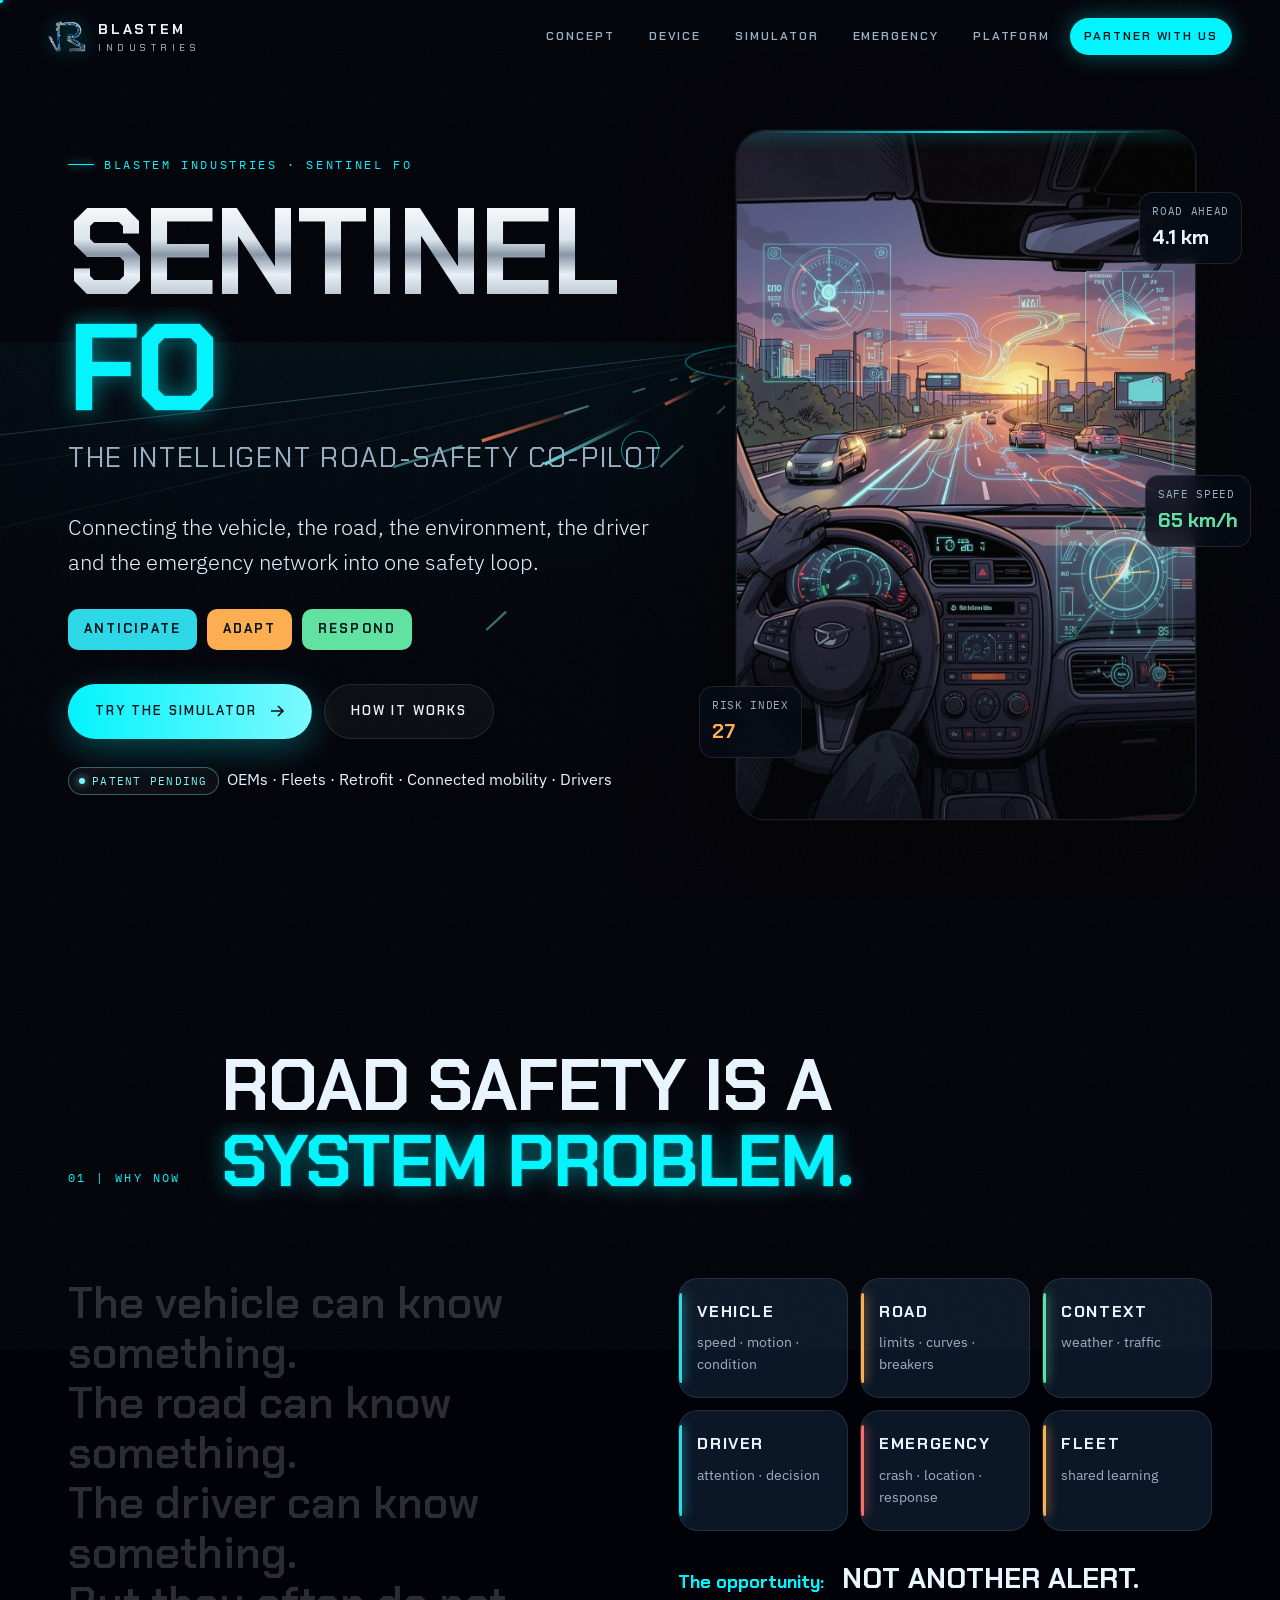
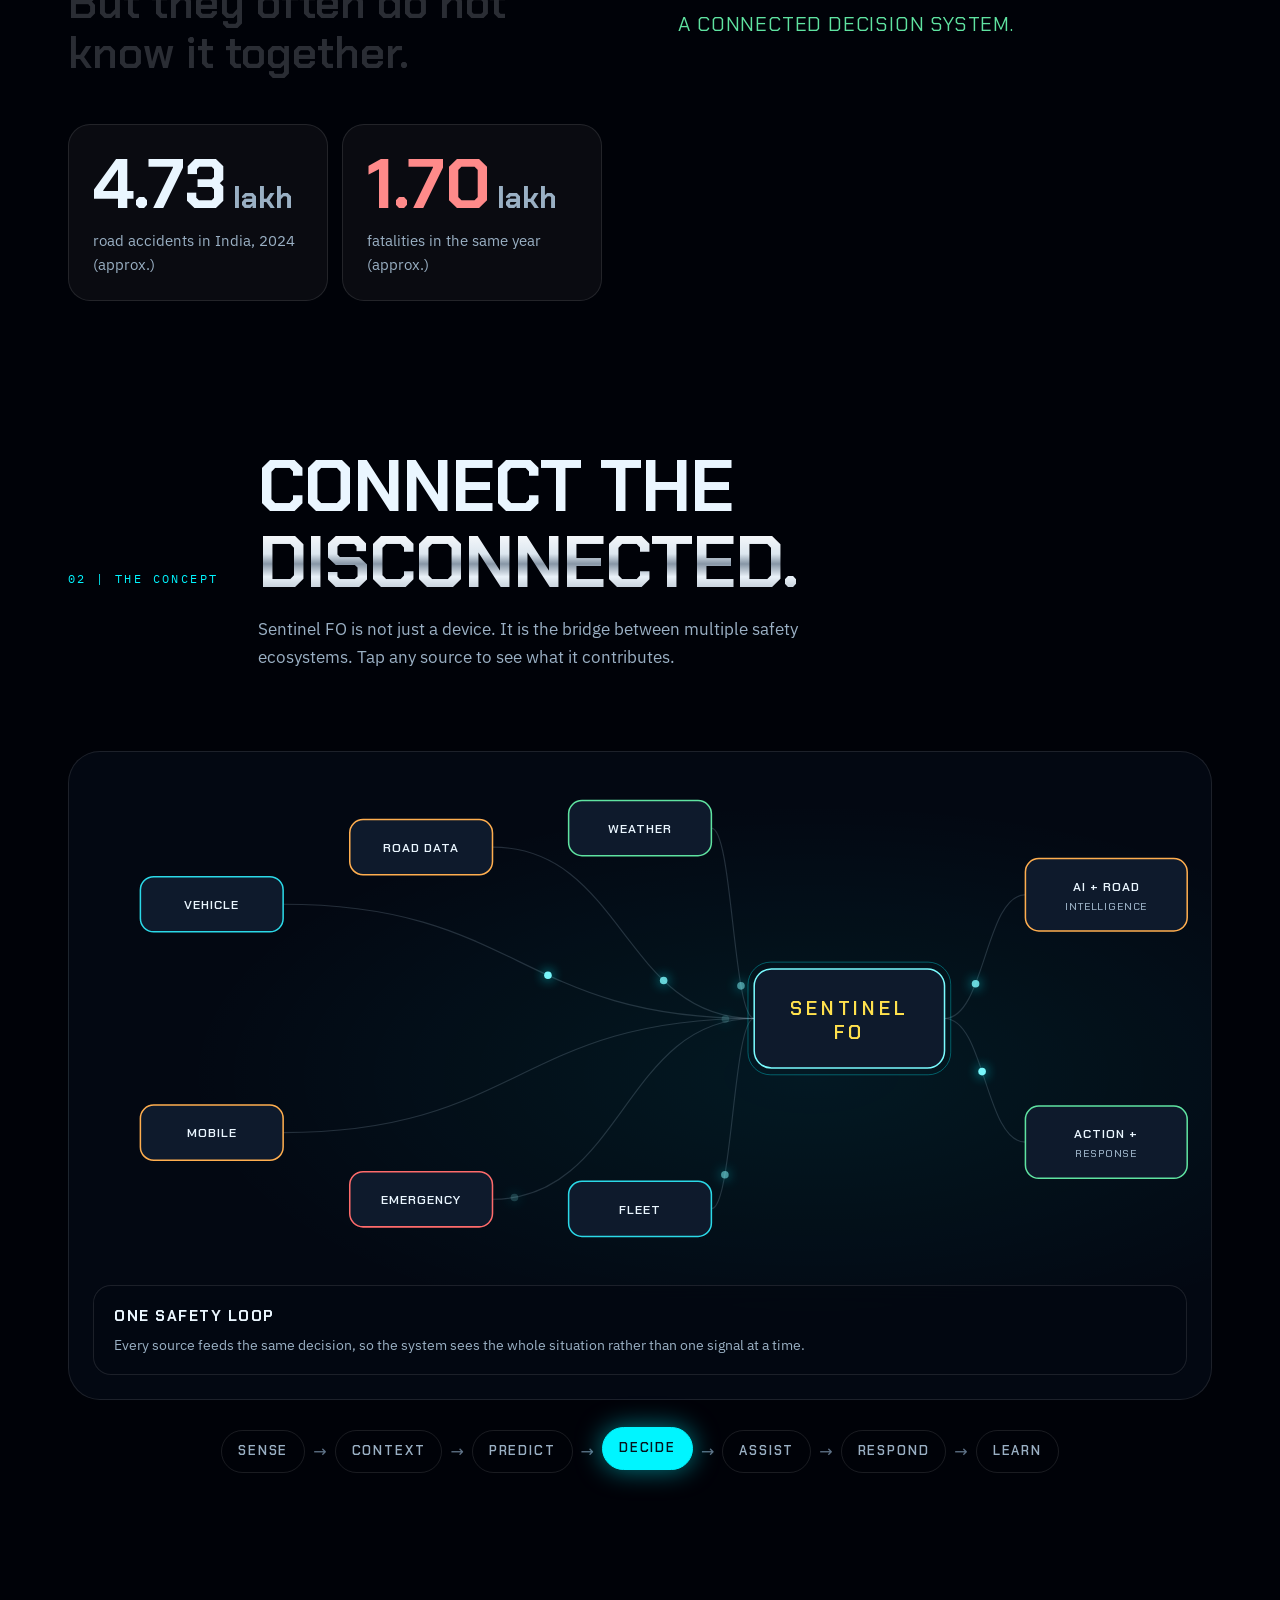
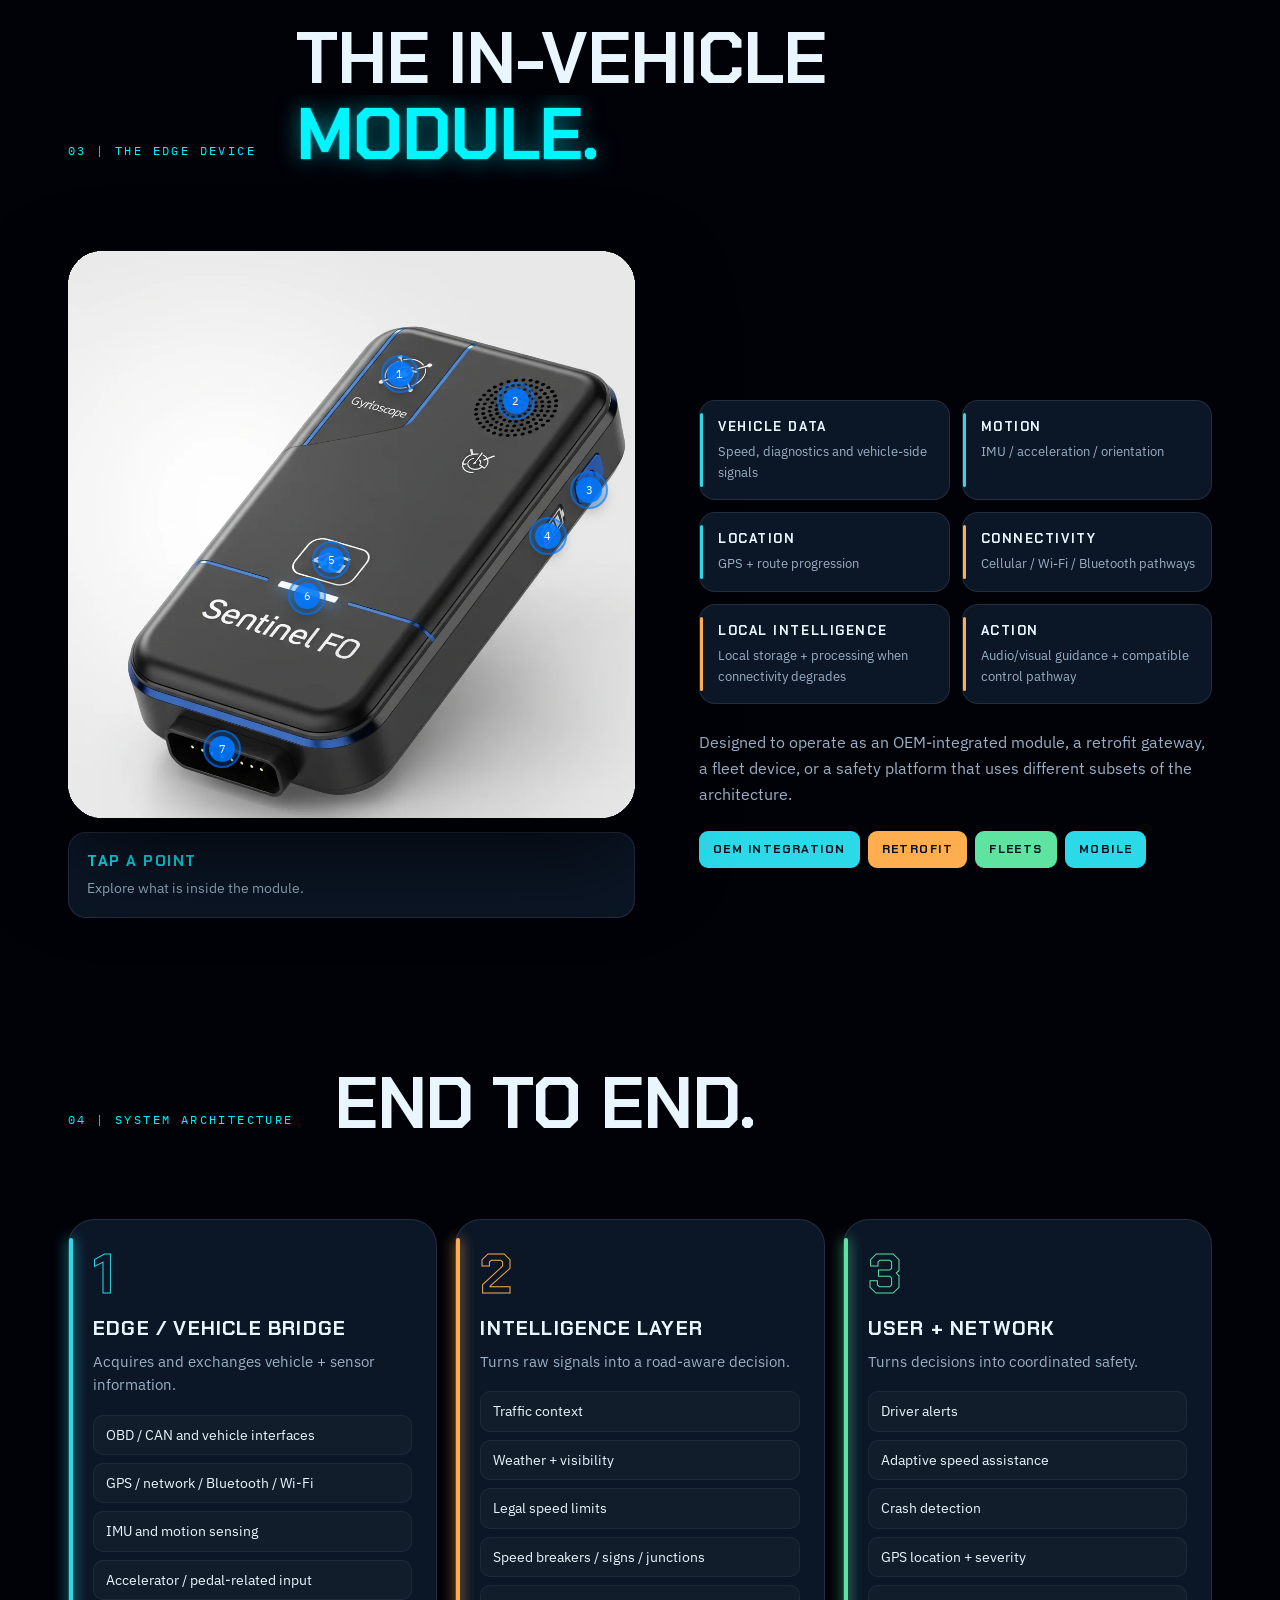
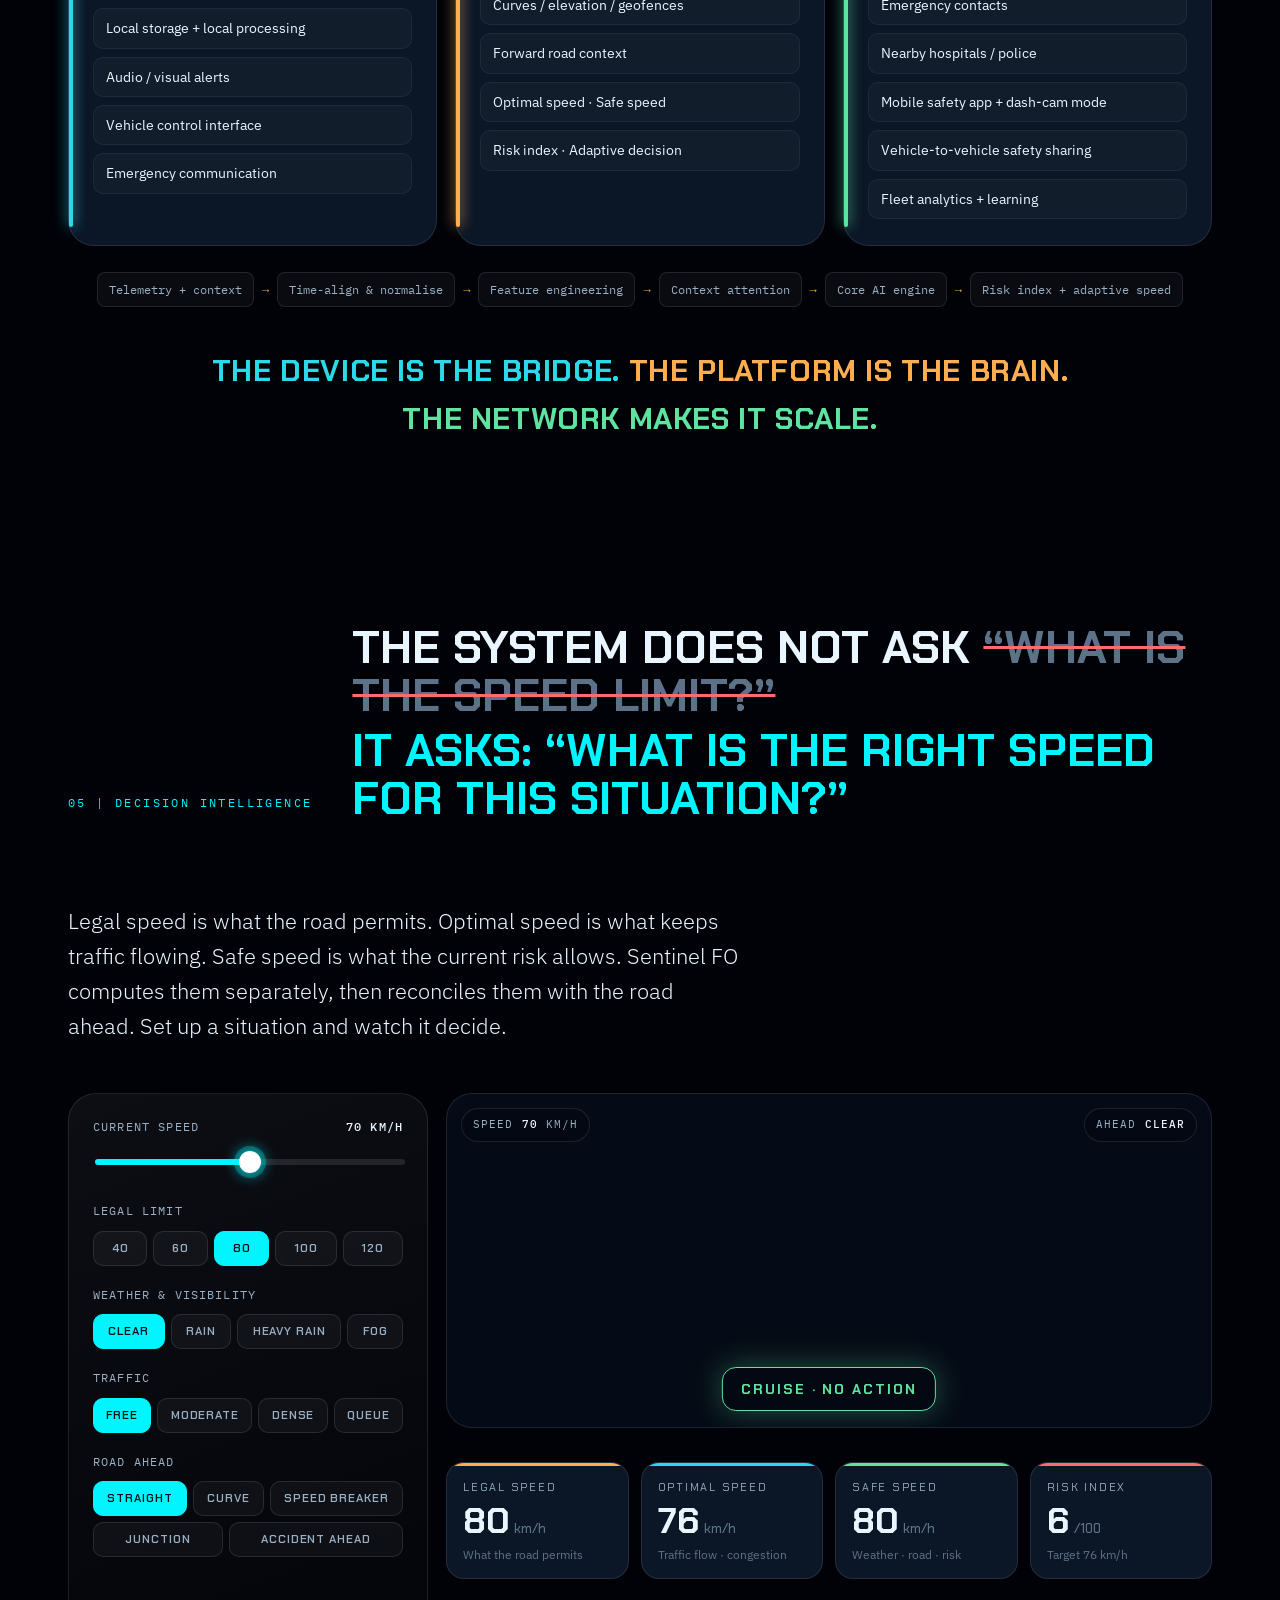
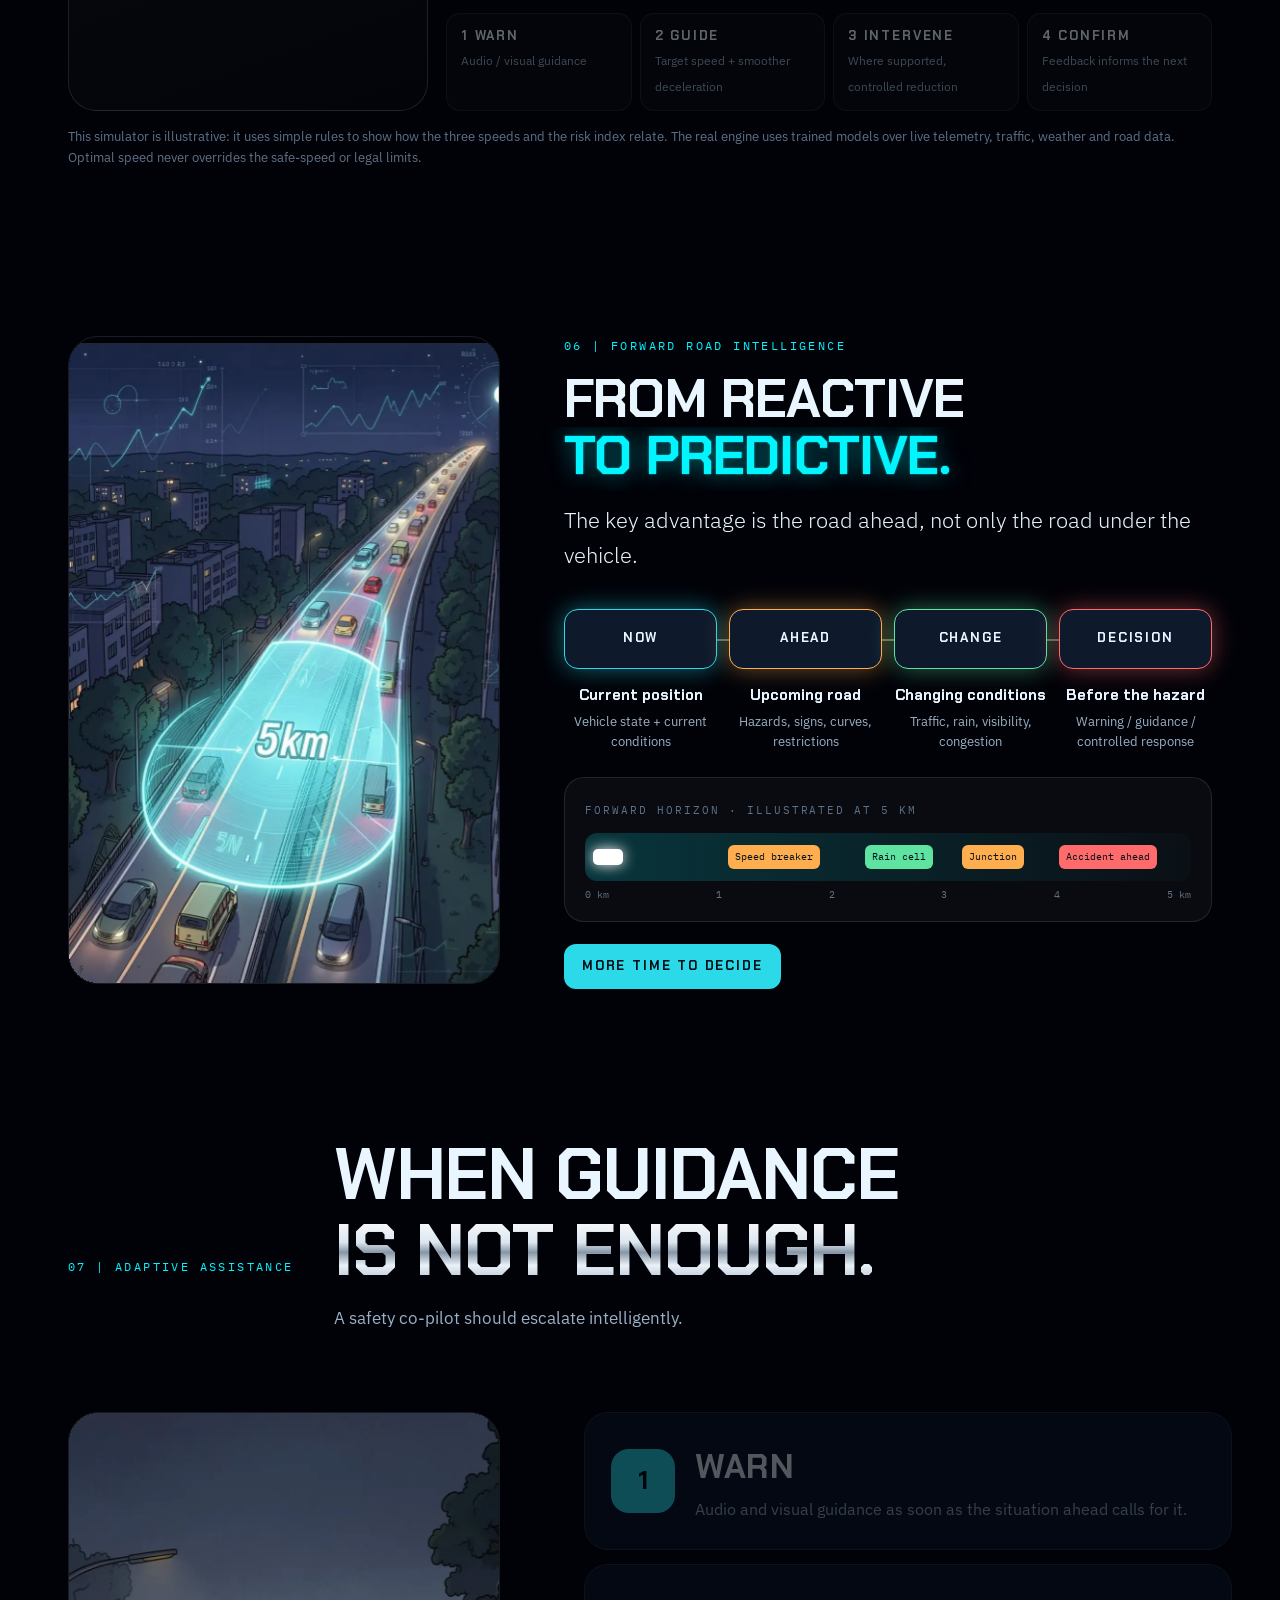
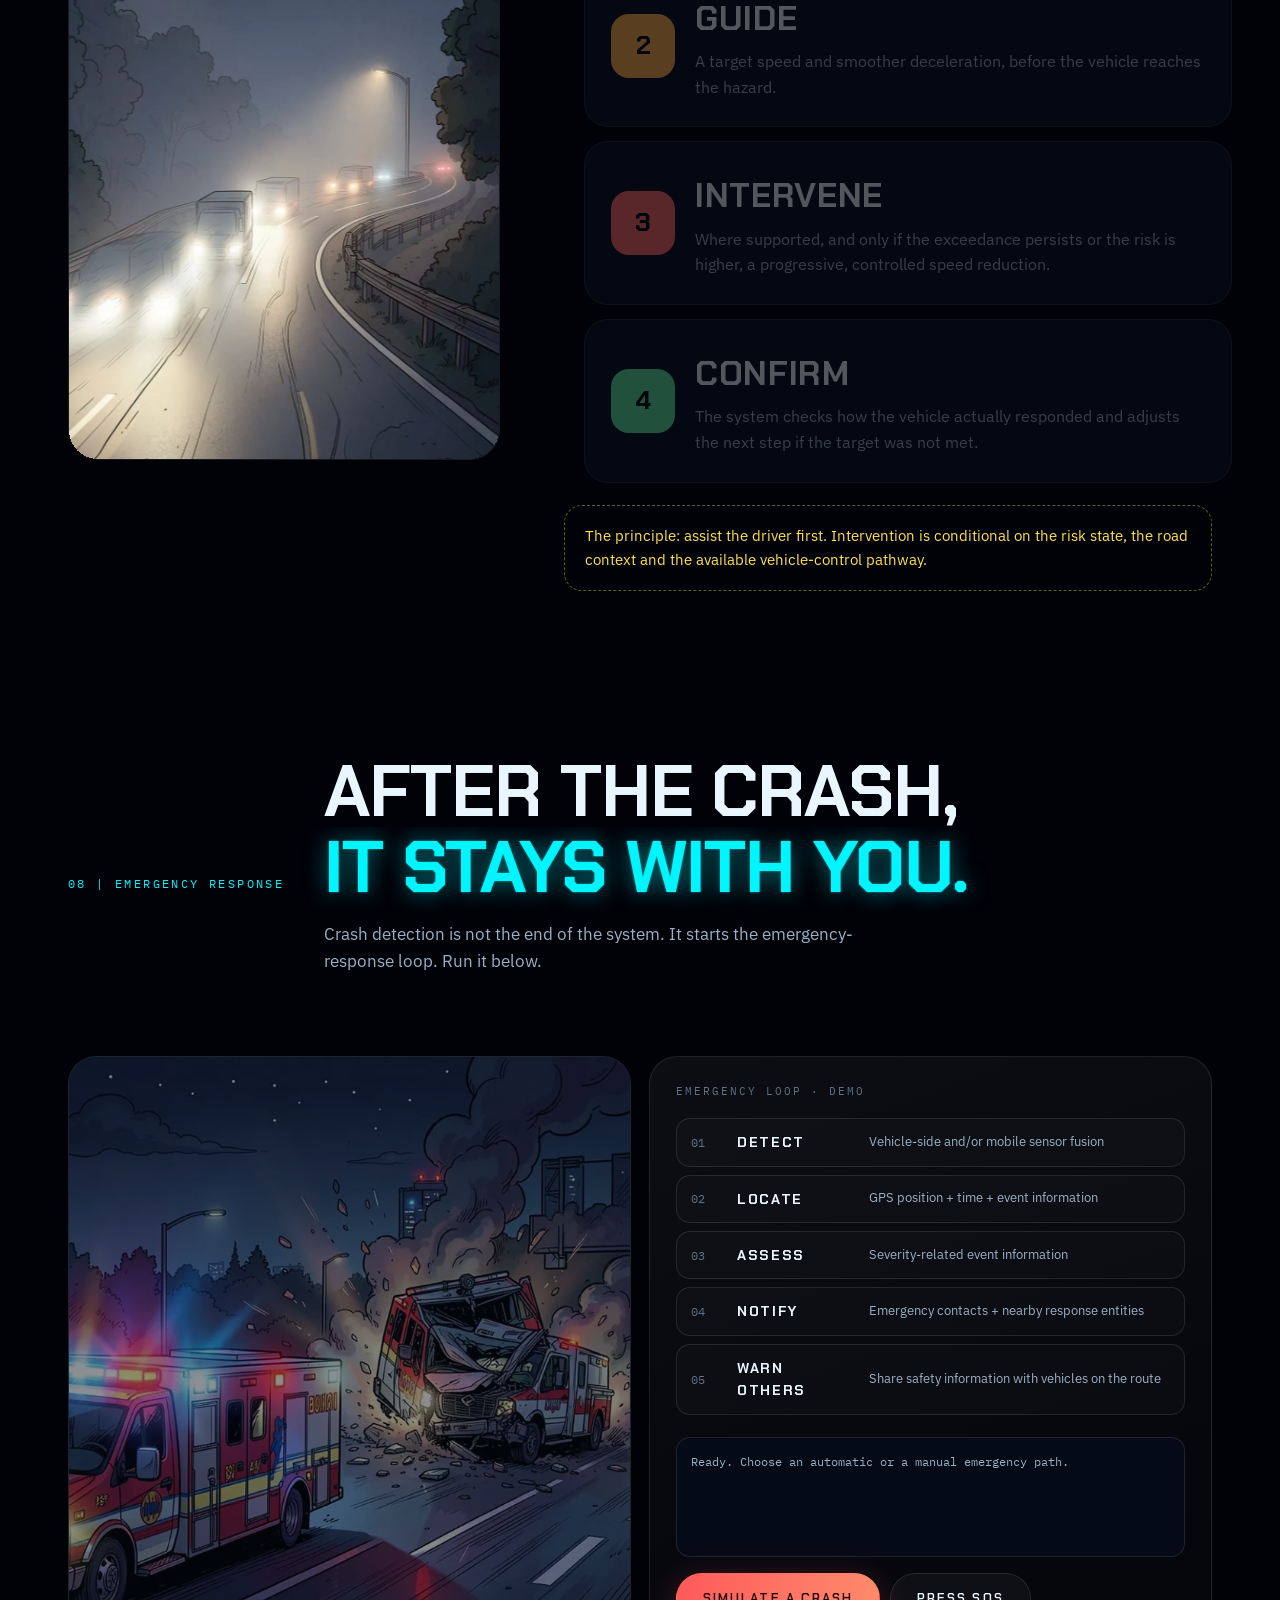
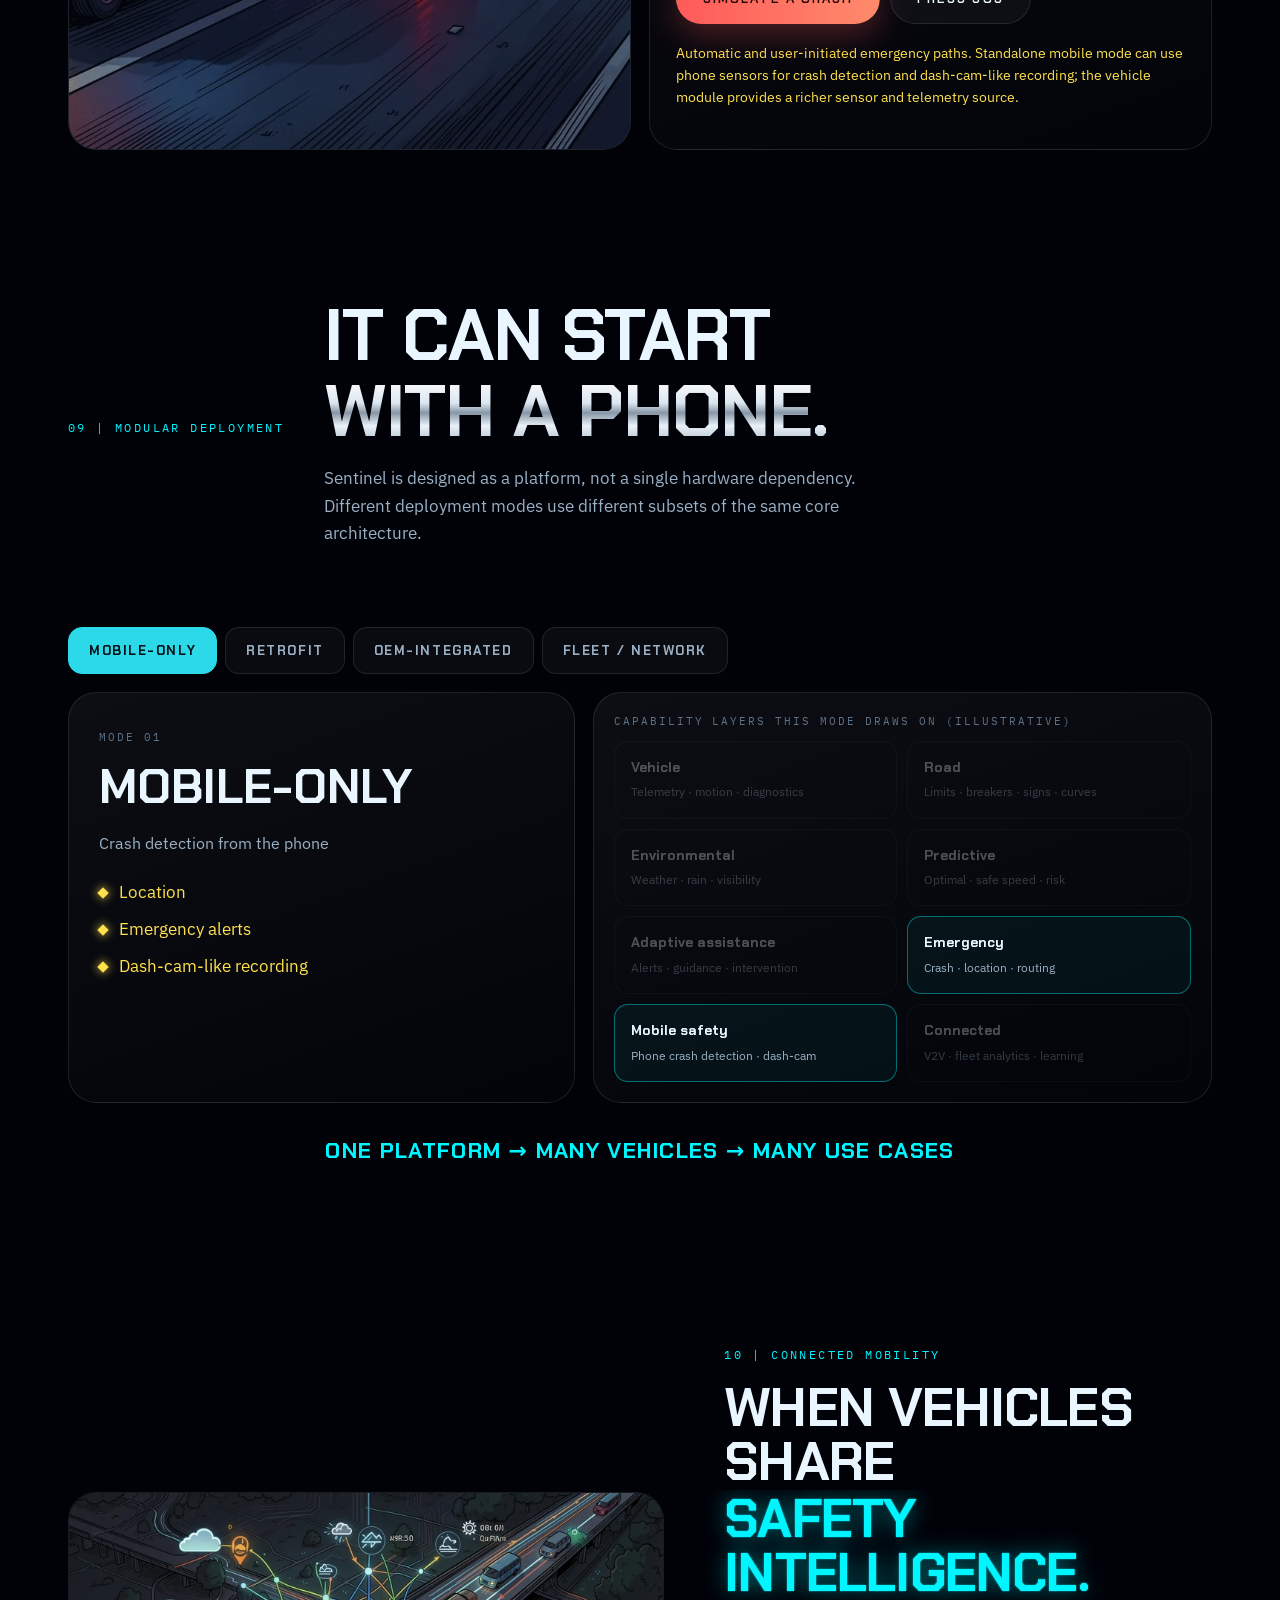
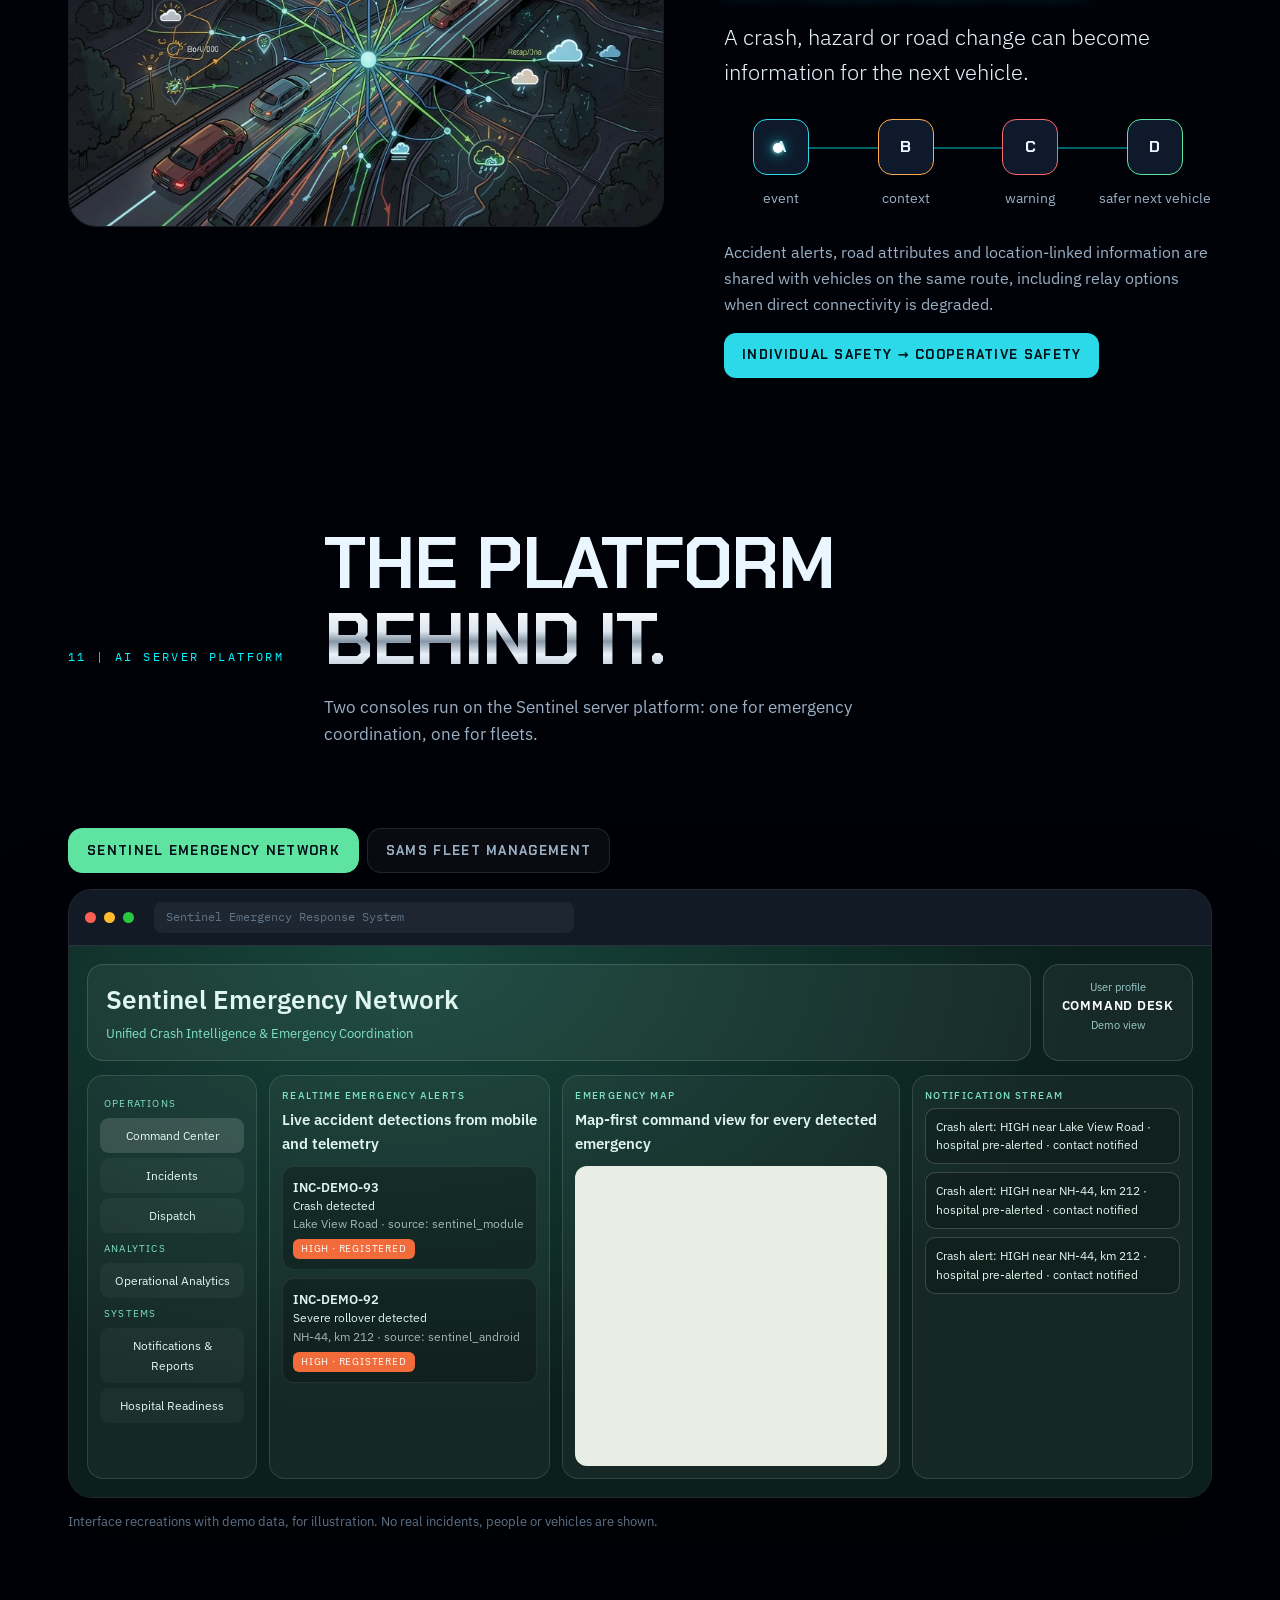
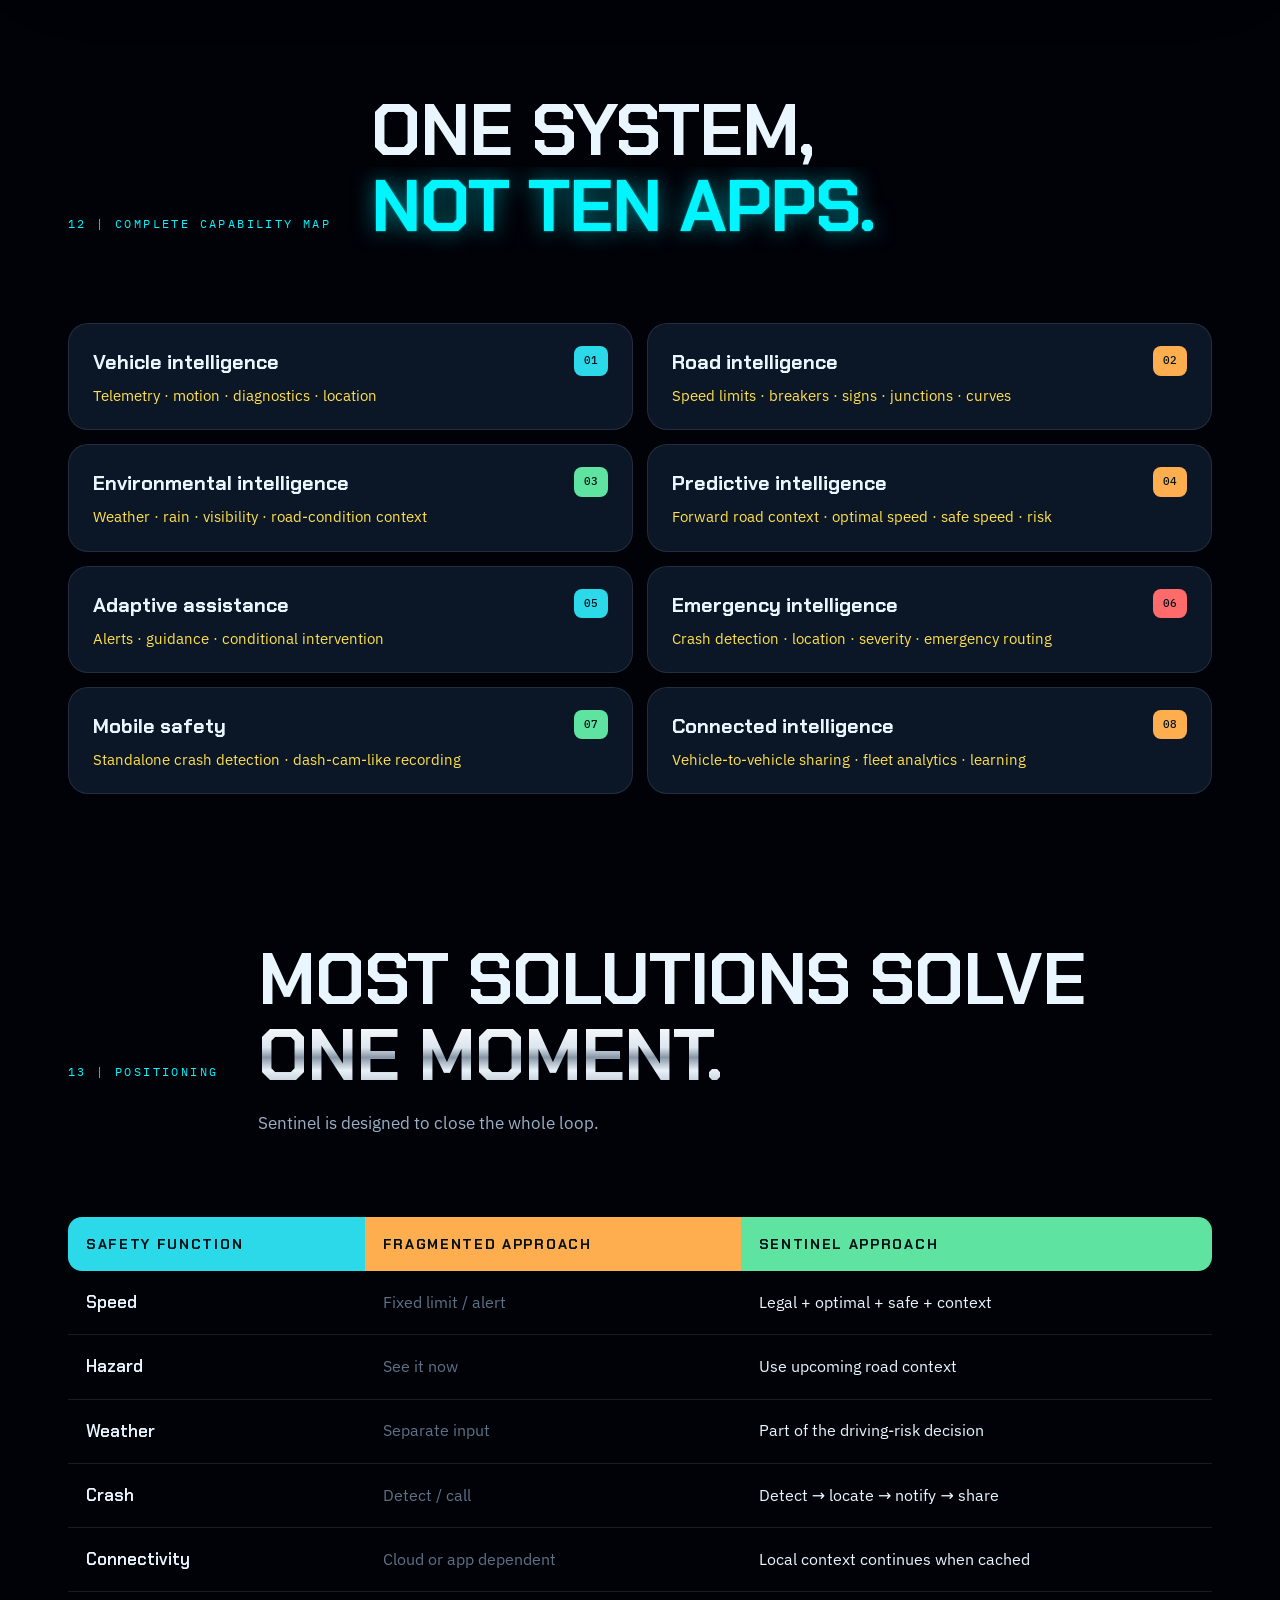
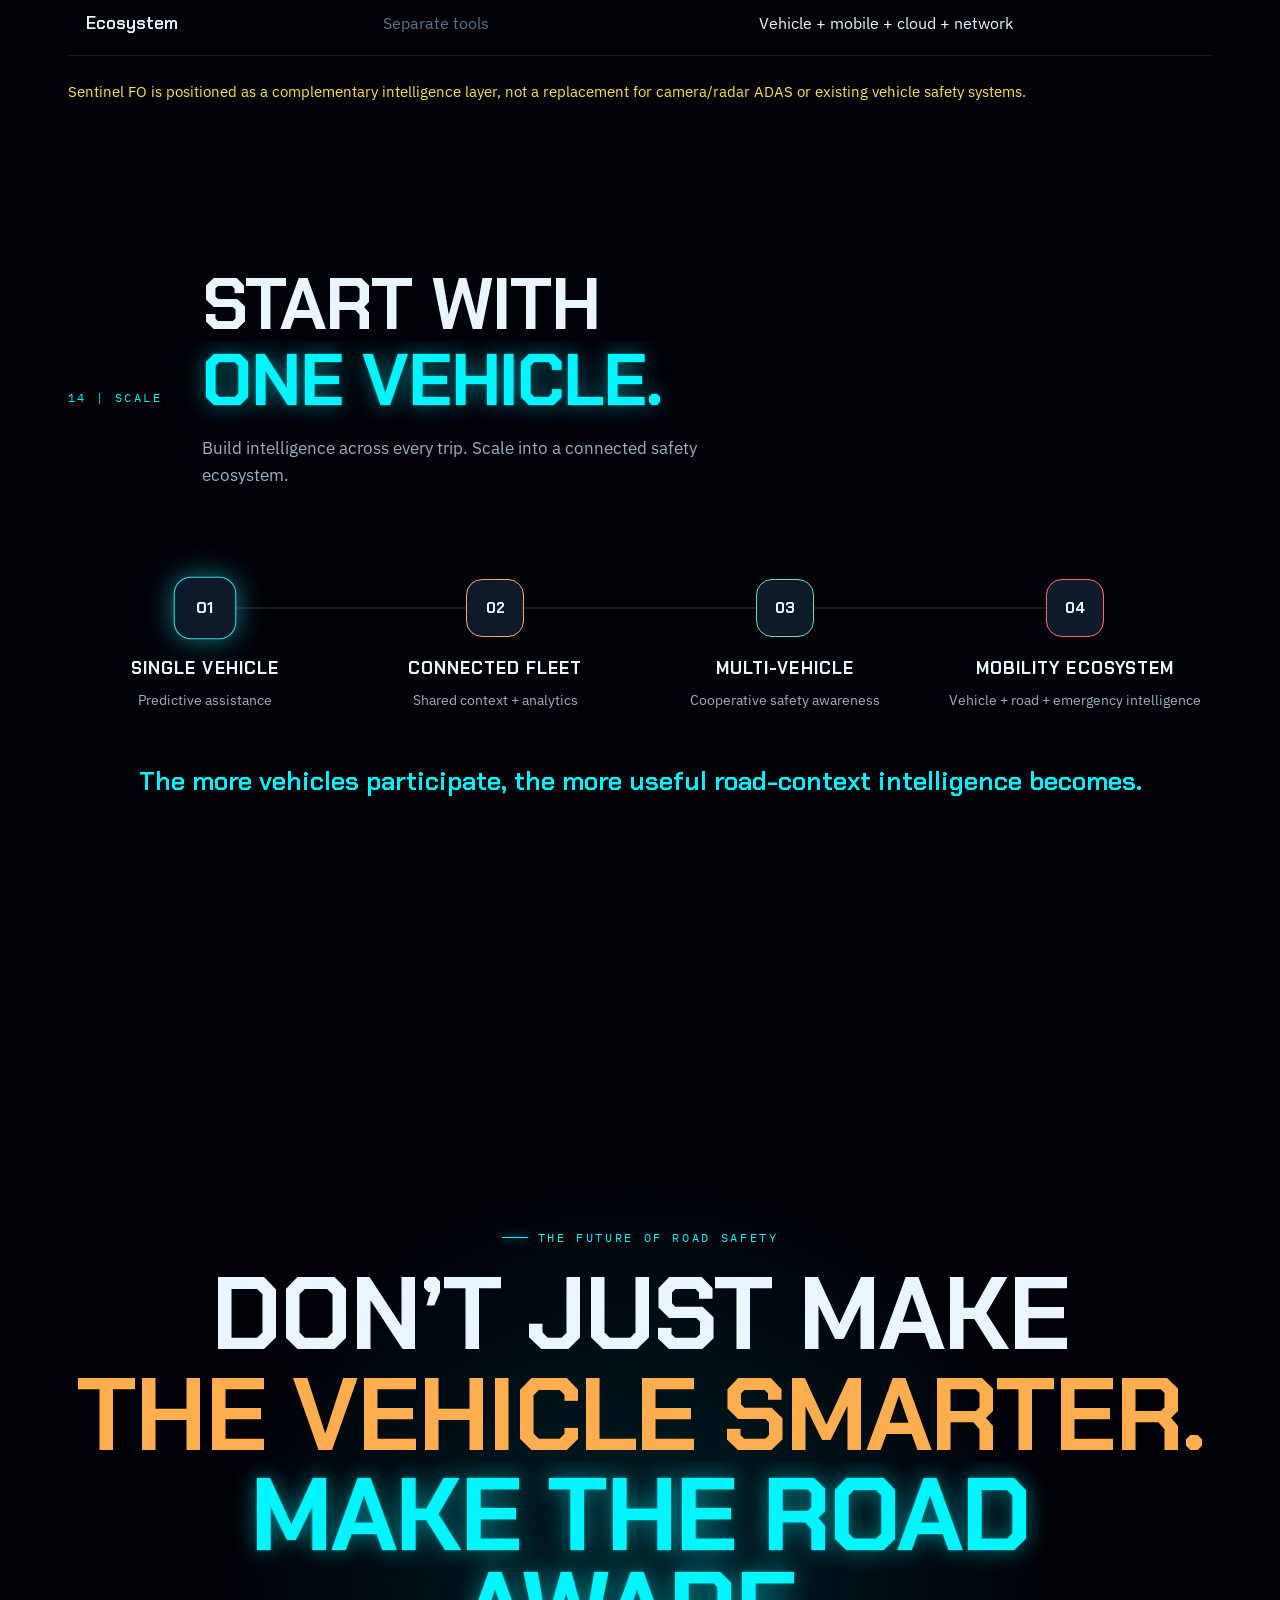
<file: sentinel.html>
<!doctype html>
<html lang="en">
<head>
<meta charset="utf-8">
<meta name="viewport" content="width=device-width, initial-scale=1">
<title>Sentinel FO · Blastem Industries</title>
<meta name="description" content="Sentinel FO is the intelligent road-safety co-pilot: it connects the vehicle, the road, the environment, the driver and the emergency network into one safety loop.">
<meta name="theme-color" content="#000208">
<link rel="icon" href="./blastem-mark.png">
<link rel="stylesheet" href="./assets/fonts/fonts.css">
<link rel="stylesheet" href="./assets/site.css">
<style>
  :root { --c1: #2BD9E8; --c2: #FFAE4F; --c3: #5FE3A1; --c4: #FF6B6B; --yellow: #FFE14D; }
  .section { padding: clamp(80px, 12vw, 150px) 0; }
  .sec-title.sm { font-size: clamp(32px, 4.2vw, 58px); }
  .lead { font-size: clamp(18px, 1.8vw, 22px); color: var(--text); font-weight: 300; max-width: 52ch; margin: 0; }
  .muted { color: var(--muted); }
  .kicker-row { display: flex; flex-wrap: wrap; gap: 8px; }
  .aar { display: flex; flex-wrap: wrap; gap: 10px; }
  .aar span { font-family: var(--display); font-weight: 700; font-size: 13px; letter-spacing: .16em; padding: 10px 16px; border-radius: 10px; color: #04131C; }
  .aar span:nth-child(1) { background: var(--c1); } .aar span:nth-child(2) { background: var(--c2); } .aar span:nth-child(3) { background: var(--c3); }
  .panel { border-radius: 28px; border: 1px solid var(--edge); background: linear-gradient(160deg, rgba(255,255,255,.05), rgba(255,255,255,.012)); }
  .mono-label { font-family: var(--mono); font-size: 11px; letter-spacing: .18em; text-transform: uppercase; color: var(--dim); }

  /* ---------- hero ---------- */
  .s-hero { position: relative; min-height: 100svh; overflow: hidden; display: grid; align-items: center; padding: 120px 0 70px; }
  #road { position: absolute; inset: 0; width: 100%; height: 100%; }
  .s-hero::after { content: ""; position: absolute; inset: 0; pointer-events: none; background: radial-gradient(ellipse 80% 70% at 30% 50%, transparent 20%, var(--void) 92%), linear-gradient(180deg, transparent 75%, var(--void)); }
  .s-hero-grid { position: relative; z-index: 2; display: grid; grid-template-columns: 1.1fr .9fr; gap: 50px; align-items: center; }
  .s-hero h1 { font-family: var(--display); font-weight: 700; text-transform: uppercase; line-height: .9; letter-spacing: -.02em; margin: 24px 0 12px; font-size: clamp(56px, 9.5vw, 140px); }
  .s-hero h1 .line { display: block; overflow: hidden; padding: .06em .5em .12em; margin: -.06em -.5em -.12em; }
  .s-hero h1 .line > span { display: inline-block; transform: translateY(110%); transition: transform 1.2s var(--ease); }
  .ready .s-hero h1 .line > span { transform: none; }
  .s-hero h1 .line:nth-child(2) > span { transition-delay: .1s; }
  .s-hero .sub { font-family: var(--display); font-size: clamp(18px, 2.2vw, 28px); letter-spacing: .06em; text-transform: uppercase; color: var(--muted); margin: 0 0 28px; }
  .s-hero .lead { margin-bottom: 30px; }
  .s-hero .aar { margin-bottom: 34px; }
  .hero-actions { display: flex; flex-wrap: wrap; gap: 12px; }
  .fade-up { opacity: 0; transform: translateY(24px); transition: opacity 1s var(--ease), transform 1s var(--ease); }
  .ready .fade-up { opacity: 1; transform: none; }
  .ready .fade-up.d1 { transition-delay: .35s; } .ready .fade-up.d2 { transition-delay: .5s; } .ready .fade-up.d3 { transition-delay: .65s; } .ready .fade-up.d4 { transition-delay: .8s; }
  .cockpit { position: relative; perspective: 1000px; justify-self: center; width: min(100%, 460px); }
  .cockpit-frame { position: relative; border-radius: 30px; overflow: hidden; aspect-ratio: 2 / 3; border: 1px solid var(--edge); box-shadow: 0 40px 100px rgba(0,0,0,.7), 0 0 0 1px rgba(0,245,255,.08); transform-style: preserve-3d; transition: transform .25s ease-out; }
  .cockpit-frame img { width: 100%; height: 100%; object-fit: cover; }
  .cockpit-frame::after { content: ""; position: absolute; inset: 0; background: linear-gradient(180deg, rgba(0,2,8,.1), transparent 30%, transparent 60%, rgba(0,2,8,.6)); }
  .scan { position: absolute; left: 0; right: 0; height: 2px; background: linear-gradient(90deg, transparent, var(--cyan), transparent); box-shadow: 0 0 16px var(--cyan); top: 0; animation: scan 4s var(--ease) infinite; z-index: 2; }
  @keyframes scan { 0% { top: 0; opacity: 0; } 10% { opacity: 1; } 90% { opacity: 1; } 100% { top: 100%; opacity: 0; } }
  .chip-hud { position: absolute; z-index: 3; border-radius: 14px; padding: 10px 12px; background: rgba(3, 8, 18, .78); border: 1px solid var(--edge); backdrop-filter: blur(10px); -webkit-backdrop-filter: blur(10px); font-family: var(--mono); font-size: 11px; color: var(--muted); letter-spacing: .06em; animation: floaty 6s ease-in-out infinite; }
  .chip-hud b { display: block; font-family: var(--display); font-size: 20px; color: var(--text); letter-spacing: 0; font-variant-numeric: tabular-nums; }
  .chip-hud.a { top: 9%; right: -10%; } .chip-hud.b { top: 50%; right: -12%; animation-delay: -2s; } .chip-hud.c { bottom: 9%; left: -8%; animation-delay: -4s; }
  .chip-hud.b b { color: var(--c3); } .chip-hud.c b { color: var(--c2); }
  @keyframes floaty { 50% { transform: translateY(-10px); } }

  /* ---------- problem ---------- */
  .problem { display: grid; grid-template-columns: 1fr 1fr; gap: clamp(30px, 6vw, 80px); align-items: start; }
  .know { font-family: var(--display); font-size: clamp(26px, 3.4vw, 44px); line-height: 1.15; font-weight: 600; margin: 0; }
  .know span { display: block; color: rgba(234,246,255,.18); transition: color .6s var(--ease); }
  .know span.on { color: var(--text); }
  .know span.last.on { color: var(--yellow); }
  .figures { display: grid; grid-template-columns: 1fr 1fr; gap: 14px; margin-top: 46px; }
  .figure { padding: 24px; border-radius: 22px; border: 1px solid var(--edge); background: var(--panel); }
  .figure b { display: block; font-family: var(--display); font-size: clamp(44px, 5.5vw, 72px); line-height: 1; font-variant-numeric: tabular-nums; }
  .figure b small { font-size: .42em; color: var(--muted); margin-left: 6px; }
  .figure > span { display: block; margin-top: 10px; color: var(--muted); font-size: 14.5px; }
  .figure.red b { color: #FF8A8A; }
  .signals { display: grid; grid-template-columns: repeat(3, 1fr); gap: 12px; position: relative; }
  .signal { position: relative; border-radius: 20px; padding: 20px 18px 22px; background: #0B1626; border: 1px solid var(--edge); overflow: hidden; transition: transform .6s var(--ease), border-color .5s; }
  .signal::before { content: ""; position: absolute; left: 0; top: 14px; bottom: 14px; width: 3px; border-radius: 3px; background: var(--sc); box-shadow: 0 0 12px var(--sc); }
  .signal h4 { font-family: var(--display); font-size: 16px; letter-spacing: .1em; margin: 0 0 8px; }
  .signal p { margin: 0; color: var(--muted); font-size: 13.5px; }
  .signals.joined .signal { border-color: color-mix(in srgb, var(--sc) 55%, transparent); }
  .opp { margin-top: 26px; display: flex; flex-wrap: wrap; gap: 6px 18px; align-items: baseline; }
  .opp b { font-family: var(--display); color: var(--cyan); font-size: 18px; }
  .opp span { font-family: var(--display); font-size: clamp(20px, 2.4vw, 28px); font-weight: 700; text-transform: uppercase; }
  .opp em { font-style: normal; color: var(--c3); font-family: var(--display); font-size: clamp(16px, 1.8vw, 20px); text-transform: uppercase; letter-spacing: .04em; display: block; width: 100%; }

  /* ---------- concept network ---------- */
  .net-wrap { position: relative; border-radius: 32px; border: 1px solid var(--edge); background: radial-gradient(ellipse at 65% 50%, rgba(0,245,255,.07), transparent 60%), var(--ink); overflow: hidden; }
  .net-wrap svg { display: block; width: 100%; height: auto; }
  .net-node { cursor: pointer; }
  .net-node rect { fill: #0E1A2C; stroke-width: 1.6; transition: fill .3s, filter .3s; }
  .net-node text { fill: #EAF6FF; font-family: "Chakra Petch", sans-serif; font-weight: 600; font-size: 13px; letter-spacing: .08em; text-anchor: middle; pointer-events: none; }
  .net-node text.small { font-size: 11px; font-weight: 500; fill: #9AB0C4; }
  .net-node:hover rect, .net-node.on rect { fill: #13263D; filter: drop-shadow(0 0 12px currentColor); }
  .net-link { fill: none; stroke: rgba(154,176,196,.22); stroke-width: 1.2; transition: stroke .3s, stroke-width .3s; }
  .net-link.on { stroke: var(--cyan); stroke-width: 2; }
  .net-info { position: relative; margin: 0 24px 24px; padding: 18px 20px; min-height: 88px; border-radius: 18px; background: rgba(3,8,18,.82); border: 1px solid var(--edge); backdrop-filter: blur(10px); -webkit-backdrop-filter: blur(10px); }
  .net-info h4 { margin: 0 0 6px; font-family: var(--display); letter-spacing: .1em; font-size: 15px; text-transform: uppercase; }
  .net-info p { margin: 0; color: var(--muted); font-size: 14px; }
  .loop-ring { display: flex; flex-wrap: wrap; justify-content: center; gap: 8px; margin-top: 30px; }
  .loop-ring span { font-family: var(--display); font-weight: 600; letter-spacing: .14em; text-transform: uppercase; font-size: 13px; padding: 10px 16px; border-radius: 999px; border: 1px solid var(--edge); color: var(--muted); transition: all .4s var(--ease); }
  .loop-ring span.on { color: #04131C; background: var(--cyan); border-color: var(--cyan); box-shadow: 0 0 26px rgba(0,245,255,.5); transform: translateY(-3px); }
  .loop-ring i { align-self: center; color: var(--dim); font-style: normal; }

  /* ---------- device ---------- */
  .device-grid { display: grid; grid-template-columns: 1.05fr .95fr; gap: clamp(30px, 5vw, 70px); align-items: center; }
  .studio { position: relative; border-radius: 34px; overflow: hidden; background: radial-gradient(circle at 50% 40%, #F2F2F2, #E6E6E6 60%, #D9D9D9); aspect-ratio: 1; perspective: 1200px; box-shadow: 0 40px 90px rgba(0,0,0,.6); }
  .studio-inner { position: absolute; inset: 0; transform-style: preserve-3d; transition: transform .3s ease-out; }
  .studio img { position: absolute; inset: 0; width: 100%; height: 100%; object-fit: cover; }
  .hot { position: absolute; width: 26px; height: 26px; margin: -13px 0 0 -13px; border-radius: 50%; border: 0; padding: 0; cursor: pointer; background: rgba(0, 120, 255, .9); box-shadow: 0 0 0 6px rgba(0, 120, 255, .22), 0 6px 16px rgba(0,0,0,.35); color: #fff; font-family: var(--mono); font-size: 11px; display: grid; place-items: center; transition: transform .3s var(--ease), background .3s; }
  .hot::after { content: ""; position: absolute; inset: -6px; border-radius: 50%; border: 2px solid rgba(0, 120, 255, .6); animation: ping 2.2s var(--ease) infinite; }
  .hot:hover, .hot.on { transform: scale(1.25); background: #031018; }
  .hot.on::after { border-color: var(--cyan); }
  .hot-card { margin-top: 14px; padding: 16px 18px; border-radius: 18px; background: #0B1626; color: var(--text); border: 1px solid var(--edge); min-height: 86px; }
  .hot-card h4 { margin: 0 0 4px; font-family: var(--display); font-size: 15px; letter-spacing: .1em; text-transform: uppercase; color: var(--cyan); }
  .hot-card p { margin: 0; font-size: 14px; color: var(--muted); }
  .connects { display: grid; grid-template-columns: 1fr 1fr; gap: 12px; margin-top: 30px; }
  .conn { padding: 16px 16px 16px 18px; border-radius: 16px; background: #0B1626; border: 1px solid var(--edge); position: relative; transition: border-color .3s, background .3s; cursor: default; }
  .conn::before { content: ""; position: absolute; left: 0; top: 12px; bottom: 12px; width: 3px; border-radius: 3px; background: var(--sc, var(--c1)); }
  .conn h4 { margin: 0 0 4px; font-family: var(--display); font-size: 13px; letter-spacing: .12em; }
  .conn p { margin: 0; font-size: 13px; color: var(--muted); }
  .conn.hl { border-color: var(--cyan); background: #0E1E33; }
  .modes { display: flex; flex-wrap: wrap; gap: 8px; margin-top: 24px; }
  .modes span { font-family: var(--display); font-weight: 700; font-size: 12px; letter-spacing: .12em; padding: 9px 14px; border-radius: 9px; color: #04131C; }

  /* ---------- architecture ---------- */
  .arch { display: grid; grid-template-columns: repeat(3, 1fr); gap: 18px; position: relative; }
  .layer { position: relative; border-radius: 26px; padding: 26px 24px; background: #0B1626; border: 1px solid var(--edge); transition: transform .5s var(--ease), border-color .4s; }
  .layer::before { content: ""; position: absolute; left: 0; top: 18px; bottom: 18px; width: 4px; border-radius: 4px; background: var(--sc); box-shadow: 0 0 14px var(--sc); }
  .layer .n { font-family: var(--display); font-weight: 700; font-size: 56px; line-height: 1; color: transparent; -webkit-text-stroke: 1px var(--sc); }
  .layer h3 { font-family: var(--display); font-size: 20px; letter-spacing: .06em; text-transform: uppercase; margin: 10px 0 6px; }
  .layer > p { margin: 0 0 18px; color: var(--muted); font-size: 14.5px; }
  .layer ul { list-style: none; padding: 0; margin: 0; display: grid; gap: 8px; }
  .layer li { font-size: 14px; padding: 8px 12px; border-radius: 10px; background: rgba(255,255,255,.03); border: 1px solid rgba(255,255,255,.05); color: var(--text); transition: background .3s, border-color .3s, transform .3s var(--ease); }
  .layer li:hover { border-color: var(--sc); transform: translateX(4px); background: rgba(255,255,255,.06); }
  .layer:hover { transform: translateY(-6px); border-color: color-mix(in srgb, var(--sc) 50%, transparent); }
  .arch-line { text-align: center; margin-top: 40px; font-family: var(--display); font-weight: 700; font-size: clamp(18px, 2.4vw, 30px); text-transform: uppercase; letter-spacing: .02em; }
  .arch-line span { display: inline-block; }
  .arch-line span:nth-child(1) { color: var(--c1); } .arch-line span:nth-child(2) { color: var(--c2); } .arch-line span:nth-child(3) { color: var(--c3); }
  .pipeline { margin-top: 26px; display: flex; flex-wrap: wrap; gap: 8px; align-items: center; justify-content: center; font-family: var(--mono); font-size: 12px; color: var(--muted); }
  .pipeline span { padding: 7px 11px; border-radius: 8px; border: 1px solid var(--edge); background: var(--panel); }
  .pipeline i { font-style: normal; color: var(--c2); }

  /* ---------- simulator ---------- */
  .q-big { font-family: var(--display); font-weight: 700; text-transform: uppercase; font-size: clamp(26px, 3.6vw, 50px); line-height: 1.05; margin: 0; }
  .q-big s { text-decoration-thickness: 3px; text-decoration-color: var(--c4); color: var(--dim); }
  .q-big em { font-style: normal; color: var(--cyan); display: block; margin-top: 6px; }
  .sim { display: grid; grid-template-columns: 360px 1fr; gap: 18px; margin-top: 50px; }
  .sim-controls { padding: 24px; display: grid; gap: 20px; align-content: start; }
  .ctl label, .ctl .lbl { display: flex; justify-content: space-between; font-family: var(--mono); font-size: 11.5px; color: var(--muted); letter-spacing: .1em; text-transform: uppercase; margin-bottom: 10px; }
  .ctl label b { color: var(--text); font-weight: 500; }
  .seg { display: flex; flex-wrap: wrap; gap: 6px; }
  .seg button { flex: 1 1 auto; font-family: var(--display); font-weight: 600; font-size: 11.5px; letter-spacing: .08em; text-transform: uppercase; padding: 9px 10px; border-radius: 10px; border: 1px solid var(--edge); background: var(--panel); color: var(--muted); cursor: pointer; transition: all .25s; }
  .seg button[aria-pressed="true"] { background: var(--cyan); color: #031018; border-color: var(--cyan); }
  input[type=range] { width: 100%; -webkit-appearance: none; appearance: none; background: transparent; height: 26px; cursor: pointer; }
  input[type=range]::-webkit-slider-runnable-track { height: 6px; border-radius: 6px; background: linear-gradient(90deg, var(--cyan) var(--p, 50%), rgba(255,255,255,.1) var(--p, 50%)); }
  input[type=range]::-moz-range-track { height: 6px; border-radius: 6px; background: linear-gradient(90deg, var(--cyan) var(--p, 50%), rgba(255,255,255,.1) var(--p, 50%)); }
  input[type=range]::-webkit-slider-thumb { -webkit-appearance: none; width: 22px; height: 22px; border-radius: 50%; background: #fff; margin-top: -8px; box-shadow: 0 0 0 5px rgba(0,245,255,.25), 0 0 16px var(--cyan); }
  input[type=range]::-moz-range-thumb { width: 22px; height: 22px; border: 0; border-radius: 50%; background: #fff; box-shadow: 0 0 0 5px rgba(0,245,255,.25), 0 0 16px var(--cyan); }
  .sim-stage { display: grid; grid-template-rows: auto auto auto; gap: 18px; min-width: 0; }
  .scene { position: relative; border-radius: 26px; overflow: hidden; border: 1px solid var(--edge); background: #050B16; aspect-ratio: 16 / 7; }
  #scene { width: 100%; height: 100%; display: block; }
  .scene-hud { position: absolute; top: 14px; left: 14px; right: 14px; display: flex; justify-content: space-between; gap: 10px; pointer-events: none; }
  .scene-hud .pill { font-family: var(--mono); font-size: 11px; letter-spacing: .1em; text-transform: uppercase; padding: 7px 11px; border-radius: 999px; background: rgba(3,8,18,.7); border: 1px solid var(--edge); color: var(--muted); }
  .scene-hud .pill b { color: var(--text); font-weight: 500; }
  .decision-banner { position: absolute; left: 50%; bottom: 16px; transform: translateX(-50%); padding: 10px 18px; border-radius: 14px; font-family: var(--display); font-weight: 700; letter-spacing: .14em; text-transform: uppercase; font-size: 14px; background: rgba(3,8,18,.82); border: 1px solid var(--edge); white-space: nowrap; transition: color .3s, border-color .3s, box-shadow .3s; }
  .outputs { display: grid; grid-template-columns: repeat(4, 1fr); gap: 12px; }
  .out { padding: 16px 16px 14px; border-radius: 18px; background: #0B1626; border: 1px solid var(--edge); position: relative; overflow: hidden; }
  .out::before { content: ""; position: absolute; left: 0; right: 0; top: 0; height: 3px; background: var(--sc); }
  .out dt { font-family: var(--display); font-size: 11px; letter-spacing: .16em; color: var(--muted); text-transform: uppercase; }
  .out dd { margin: 6px 0 0; font-family: var(--display); font-weight: 700; font-size: 36px; line-height: 1; font-variant-numeric: tabular-nums; }
  .out dd small { font-size: 13px; color: var(--dim); margin-left: 4px; font-weight: 500; }
  .out p { margin: 6px 0 0; font-size: 12px; color: var(--dim); }
  .ladder { display: grid; grid-template-columns: repeat(4, 1fr); gap: 8px; }
  .rung { padding: 12px 14px; border-radius: 14px; border: 1px solid var(--edge); background: var(--panel); opacity: .4; transition: all .4s var(--ease); }
  .rung b { display: block; font-family: var(--display); font-size: 13px; letter-spacing: .14em; }
  .rung span { font-size: 12px; color: var(--muted); }
  .rung.on { opacity: 1; border-color: var(--sc); box-shadow: 0 0 0 1px var(--sc) inset, 0 10px 30px rgba(0,0,0,.4); }
  .rung.past { opacity: .75; }
  .sim-note { margin-top: 16px; font-size: 13px; color: var(--dim); }

  /* ---------- horizon ---------- */
  .horizon { display: grid; grid-template-columns: .8fr 1.2fr; gap: clamp(30px, 5vw, 70px); align-items: center; }
  .tall-img { position: relative; border-radius: 30px; overflow: hidden; aspect-ratio: 2 / 3; border: 1px solid var(--edge); }
  .tall-img img { width: 100%; height: 115%; object-fit: cover; will-change: transform; }
  .steps4 { display: grid; grid-template-columns: repeat(4, 1fr); gap: 12px; margin: 36px 0 26px; position: relative; }
  .steps4::before { content: ""; position: absolute; left: 6%; right: 6%; top: 30px; height: 2px; background: linear-gradient(90deg, var(--c1), var(--c2), var(--c3), var(--c4)); opacity: .5; }
  .st { position: relative; text-align: center; }
  .st .box { display: grid; place-items: center; height: 60px; border-radius: 14px; border: 1.6px solid var(--sc); background: #0E1A2C; font-family: var(--display); font-weight: 700; letter-spacing: .14em; font-size: 13px; position: relative; z-index: 1; transition: transform .5s var(--ease), box-shadow .5s; }
  .st.in .box { box-shadow: 0 0 24px color-mix(in srgb, var(--sc) 45%, transparent); }
  .st h4 { margin: 14px 0 4px; font-family: var(--display); font-size: 15px; }
  .st p { margin: 0; font-size: 12.5px; color: var(--muted); }
  .horizon-bar { margin-top: 10px; padding: 18px 20px; border-radius: 20px; border: 1px solid var(--edge); background: var(--panel); }
  .hb-track { position: relative; height: 48px; margin-top: 12px; border-radius: 12px; background: linear-gradient(90deg, rgba(0,245,255,.18), rgba(0,245,255,.02)); overflow: hidden; }
  .hb-track .car { position: absolute; left: 8px; top: 50%; transform: translateY(-50%); width: 30px; height: 16px; border-radius: 5px; background: #fff; box-shadow: 0 0 14px #fff; }
  .hb-track .hz { position: absolute; top: 50%; transform: translate(-50%, -50%); font-family: var(--mono); font-size: 10px; color: #031018; background: var(--c2); padding: 4px 7px; border-radius: 6px; white-space: nowrap; transition: left .1s linear; }
  .hb-track .hz.r { background: var(--c4); }
  .hb-track .hz.g { background: var(--c3); }
  .hb-ticks { display: flex; justify-content: space-between; font-family: var(--mono); font-size: 10px; color: var(--dim); margin-top: 6px; }
  .more-time { display: inline-block; margin-top: 22px; font-family: var(--display); font-weight: 700; letter-spacing: .14em; font-size: 13px; padding: 12px 18px; border-radius: 12px; background: var(--c1); color: #031018; }

  /* ---------- escalation ---------- */
  .esc { display: grid; grid-template-columns: .8fr 1.2fr; gap: clamp(30px, 5vw, 70px); }
  .esc-media { position: sticky; top: 110px; align-self: start; }
  .esc-steps { display: grid; gap: 14px; }
  .esc-step { display: grid; grid-template-columns: 64px 1fr; gap: 20px; align-items: center; padding: 26px; border-radius: 24px; border: 1px solid var(--edge); background: #0B1626; opacity: .35; transform: translateX(20px); transition: opacity .6s var(--ease), transform .6s var(--ease), border-color .6s; }
  .esc-step.on { opacity: 1; transform: none; border-color: color-mix(in srgb, var(--sc) 55%, transparent); }
  .esc-step .num { width: 64px; height: 64px; border-radius: 18px; background: var(--sc); color: #031018; display: grid; place-items: center; font-family: var(--display); font-weight: 700; font-size: 26px; }
  .esc-step h3 { margin: 0 0 4px; font-family: var(--display); font-size: clamp(24px, 3vw, 34px); text-transform: uppercase; letter-spacing: .02em; }
  .esc-step p { margin: 0; color: var(--muted); }
  .principle { margin-top: 22px; padding: 18px 20px; border-radius: 18px; border: 1px dashed rgba(255,225,77,.4); color: var(--yellow); font-size: 15px; }

  /* ---------- emergency ---------- */
  .emg { display: grid; grid-template-columns: 1fr 1fr; gap: 18px; }
  .emg-visual { position: relative; border-radius: 28px; overflow: hidden; border: 1px solid var(--edge); min-height: 520px; background: #050B16; }
  .emg-visual > img { position: absolute; inset: 0; width: 100%; height: 100%; object-fit: cover; opacity: .55; transition: opacity .6s; }
  .emg-visual.active > img { opacity: .2; }
  #emgMap { position: absolute; inset: 0; width: 100%; height: 100%; }
  .emg-overlay { position: absolute; inset: 0; display: grid; place-items: center; padding: 20px; }
  .countdown { display: none; text-align: center; padding: 26px 28px; border-radius: 26px; background: rgba(40, 6, 6, .88); border: 1px solid rgba(255,107,107,.6); box-shadow: 0 0 60px rgba(255,90,90,.35); width: min(100%, 320px); }
  .countdown.show { display: block; animation: pop .5s var(--ease); }
  @keyframes pop { from { transform: scale(.85); opacity: 0; } }
  .countdown h4 { margin: 0; font-family: var(--display); letter-spacing: .16em; color: #FF8A8A; font-size: 14px; }
  .cd-ring { position: relative; width: 130px; margin: 14px auto; }
  .cd-ring svg { transform: rotate(-90deg); width: 100%; }
  .cd-ring circle { fill: none; stroke-width: 8; }
  .cd-ring b { position: absolute; inset: 0; display: grid; place-items: center; font-family: var(--display); font-size: 46px; }
  .countdown p { margin: 0 0 14px; font-size: 13px; color: #F4CACA; }
  .countdown button { width: 100%; }
  .emg-panel { padding: 26px; display: flex; flex-direction: column; }
  .emg-steps { display: grid; gap: 8px; margin: 18px 0 22px; }
  .es { display: grid; grid-template-columns: 34px 120px 1fr; gap: 12px; align-items: center; padding: 12px 14px; border-radius: 14px; border: 1px solid var(--edge); background: rgba(255,255,255,.02); transition: all .4s var(--ease); }
  .es i { font-style: normal; font-family: var(--mono); font-size: 12px; color: var(--dim); }
  .es b { font-family: var(--display); letter-spacing: .12em; font-size: 14px; }
  .es span { font-size: 13px; color: var(--muted); }
  .es.on { border-color: var(--c4); background: rgba(255,107,107,.08); }
  .es.done { border-color: rgba(95,227,161,.5); }
  .es.done i { color: var(--c3); }
  .emg-log { flex: 1; min-height: 120px; font-family: var(--mono); font-size: 12px; color: var(--muted); padding: 14px; border-radius: 14px; background: #050B16; border: 1px solid var(--edge); overflow: hidden; line-height: 1.7; }
  .emg-log div { animation: slideIn .4s var(--ease); }
  .emg-log .ok { color: var(--c3); } .emg-log .warn { color: #FF8A8A; }
  @keyframes slideIn { from { opacity: 0; transform: translateY(6px); } }
  .emg-actions { display: flex; flex-wrap: wrap; gap: 10px; margin-top: 16px; }
  .btn.red { background: linear-gradient(90deg, #FF5A5A, #FF8A6B); color: #210404; border-color: transparent; box-shadow: 0 10px 34px rgba(255,90,90,.3); }
  .btn.red::before { background: #fff; }
  .standalone { margin-top: 18px; font-size: 14px; color: var(--yellow); }

  /* ---------- deployment ---------- */
  .tabs { display: flex; flex-wrap: wrap; gap: 8px; margin-bottom: 18px; }
  .tabs button { font-family: var(--display); font-weight: 700; font-size: 13px; letter-spacing: .12em; text-transform: uppercase; padding: 14px 20px; border-radius: 14px; border: 1px solid var(--edge); background: var(--panel); color: var(--muted); cursor: pointer; transition: all .3s; position: relative; }
  .tabs button[aria-selected="true"] { color: #031018; background: var(--sc); border-color: var(--sc); }
  .deploy { display: grid; grid-template-columns: .9fr 1.1fr; gap: 18px; }
  .deploy-card { padding: 30px; }
  .deploy-card h3 { font-family: var(--display); font-size: clamp(30px, 4vw, 48px); margin: 0 0 6px; text-transform: uppercase; }
  .deploy-card .base { color: var(--muted); margin: 0 0 22px; }
  .deploy-card ul { list-style: none; padding: 0; margin: 0; display: grid; gap: 10px; }
  .deploy-card li { font-size: 17px; color: var(--yellow); display: flex; gap: 12px; align-items: center; animation: slideIn .5s var(--ease) both; }
  .deploy-card li::before { content: ""; width: 8px; height: 8px; transform: rotate(45deg); background: var(--yellow); box-shadow: 0 0 10px var(--yellow); }
  .layers8 { display: grid; grid-template-columns: 1fr 1fr; gap: 10px; padding: 20px; }
  .l8 { padding: 14px 16px; border-radius: 14px; border: 1px solid var(--edge); background: rgba(255,255,255,.02); opacity: .3; transition: all .5s var(--ease); }
  .l8 b { display: block; font-family: var(--display); font-size: 14px; }
  .l8 span { font-size: 12px; color: var(--muted); }
  .l8.on { opacity: 1; border-color: rgba(0,245,255,.4); background: rgba(0,245,255,.05); }
  .chain { text-align: center; margin-top: 30px; font-family: var(--display); font-weight: 700; color: var(--cyan); letter-spacing: .06em; font-size: clamp(16px, 2vw, 22px); }

  /* ---------- connected ---------- */
  .connected { display: grid; grid-template-columns: 1.1fr .9fr; gap: clamp(30px, 5vw, 60px); align-items: center; }
  .wide-img { position: relative; border-radius: 28px; overflow: hidden; border: 1px solid var(--edge); aspect-ratio: 16 / 9; }
  .wide-img img { width: 100%; height: 100%; object-fit: cover; transition: transform 1.2s var(--ease); }
  .wide-img:hover img { transform: scale(1.05); }
  .abcd { display: grid; grid-template-columns: repeat(4, 1fr); gap: 10px; margin: 30px 0; position: relative; }
  .abcd::before { content: ""; position: absolute; left: 10%; right: 10%; top: 28px; height: 2px; background: var(--cyan); opacity: .4; }
  .abcd .pkt { position: absolute; top: 24px; left: 10%; width: 10px; height: 10px; border-radius: 50%; background: #fff; box-shadow: 0 0 14px var(--cyan), 0 0 4px #fff; animation: travel 3.2s var(--ease) infinite; z-index: 2; }
  @keyframes travel { 0% { left: 10%; opacity: 0; } 10% { opacity: 1; } 90% { opacity: 1; } 100% { left: 88%; opacity: 0; } }
  .abcd div { text-align: center; position: relative; z-index: 1; }
  .abcd b { display: grid; place-items: center; width: 56px; height: 56px; margin: 0 auto 10px; border-radius: 14px; border: 1.6px solid var(--sc); background: #0E1A2C; font-family: var(--display); }
  .abcd span { font-size: 14px; color: var(--muted); }
  .coop { display: inline-block; font-family: var(--display); font-weight: 700; letter-spacing: .1em; font-size: 13px; padding: 12px 18px; border-radius: 12px; background: var(--c1); color: #031018; }

  /* ---------- platform consoles ---------- */
  .console-tabs { display: flex; gap: 8px; margin-bottom: 16px; flex-wrap: wrap; }
  .console-tabs button { font-family: var(--display); font-weight: 700; letter-spacing: .1em; text-transform: uppercase; font-size: 13px; padding: 13px 18px; border-radius: 14px; border: 1px solid var(--edge); background: var(--panel); color: var(--muted); cursor: pointer; }
  .console-tabs button[aria-selected="true"] { color: #031018; background: var(--sc); border-color: var(--sc); }
  .browser { border-radius: 24px; overflow: hidden; border: 1px solid var(--edge); background: #0A0F18; box-shadow: 0 40px 90px rgba(0,0,0,.6); }
  .browser-bar { display: flex; align-items: center; gap: 8px; padding: 12px 16px; background: #121A26; border-bottom: 1px solid var(--edge); }
  .browser-bar i { width: 11px; height: 11px; border-radius: 50%; background: #FF5F57; } .browser-bar i:nth-child(2) { background: #FEBC2E; } .browser-bar i:nth-child(3) { background: #28C840; }
  .browser-bar span { margin-left: 12px; flex: 1; max-width: 420px; font-family: var(--mono); font-size: 11.5px; color: var(--dim); background: rgba(255,255,255,.05); padding: 6px 12px; border-radius: 8px; }
  .con { display: none; }
  .con.on { display: block; animation: fadeIn .5s var(--ease); }
  @keyframes fadeIn { from { opacity: 0; } }
  .sen { background: radial-gradient(ellipse at 30% 0%, #17463C, #0B1F1C 60%); padding: 18px; color: #DFF5EE; min-height: 520px; }
  .sen-head { display: grid; grid-template-columns: 1fr auto; gap: 12px; margin-bottom: 14px; }
  .sen-title, .sen-user { border-radius: 16px; border: 1px solid rgba(255,255,255,.14); background: rgba(255,255,255,.05); padding: 14px 18px; }
  .sen-title b { display: block; font-size: clamp(18px, 2.4vw, 26px); font-family: var(--body); font-weight: 600; }
  .sen-title span { color: #7FE3C4; font-size: 13px; }
  .sen-user { text-align: center; font-size: 11px; color: #9CC; } .sen-user b { display: block; color: #fff; font-size: 13px; letter-spacing: .06em; }
  .sen-body { display: grid; grid-template-columns: 170px 1fr 1.2fr 1fr; gap: 12px; }
  .sen-side, .sen-card { border-radius: 16px; border: 1px solid rgba(255,255,255,.12); background: rgba(255,255,255,.045); padding: 12px; }
  .sen-side small { display: block; color: #7FE3C4; font-size: 10px; letter-spacing: .12em; margin: 8px 4px 6px; text-transform: uppercase; }
  .sen-side div { font-size: 12px; padding: 8px 10px; border-radius: 9px; margin-bottom: 5px; background: rgba(255,255,255,.04); text-align: center; }
  .sen-side div.on { background: rgba(255,255,255,.14); }
  .sen-card h5 { margin: 0 0 4px; font-size: 10px; letter-spacing: .14em; color: #7FE3C4; text-transform: uppercase; font-weight: 500; }
  .sen-card h6 { margin: 0 0 10px; font-size: 15px; font-weight: 600; }
  .inc { border-radius: 12px; padding: 10px; background: rgba(0,0,0,.25); border: 1px solid rgba(255,255,255,.08); margin-bottom: 8px; font-size: 11.5px; animation: slideIn .5s var(--ease); }
  .inc b { display: block; font-size: 12.5px; }
  .inc .sev { display: inline-block; margin-top: 6px; padding: 2px 8px; border-radius: 6px; font-size: 10px; letter-spacing: .08em; background: #F26B3A; color: #fff; }
  .inc .sev.med { background: #E0A02C; }
  .sen-map { position: relative; height: 300px; border-radius: 12px; overflow: hidden; background: #E8EEE4; }
  .sen-map canvas { width: 100%; height: 100%; display: block; }
  .stream { display: grid; gap: 8px; max-height: 360px; overflow: hidden; }
  .stream div { border-radius: 10px; padding: 9px 10px; border: 1px solid rgba(255,255,255,.18); font-size: 11.5px; background: rgba(0,0,0,.2); animation: slideIn .5s var(--ease); }
  .sams { background: radial-gradient(ellipse at 80% 0%, #4A2412, #1A0F0A 60%); padding: 18px; color: #F5E6DC; min-height: 520px; }
  .sams-head { display: flex; justify-content: space-between; align-items: center; gap: 14px; padding: 12px 16px; border-radius: 14px; border: 1px solid rgba(255,255,255,.1); background: rgba(0,0,0,.25); margin-bottom: 14px; }
  .sams-head img { width: 34px; }
  .sams-head .t { text-align: right; font-size: 12px; letter-spacing: .1em; font-weight: 600; }
  .sams-head .t b { display: block; color: #FF7A2F; font-size: 13px; }
  .sams-head .t small { color: #C9A; font-size: 10px; }
  .sams-body { display: grid; grid-template-columns: 180px 1fr; gap: 14px; }
  .sams-side { display: grid; gap: 6px; align-content: start; }
  .sams-side div { font-size: 12px; font-weight: 600; padding: 10px 12px; border-radius: 10px; background: rgba(255,255,255,.05); border: 1px solid rgba(255,255,255,.07); }
  .sams-side div.on { border-color: #FF7A2F; color: #FF9A5C; }
  .sams-main h5 { margin: 0 0 12px; font-size: 18px; letter-spacing: .04em; }
  .sams-tabs { display: flex; flex-wrap: wrap; gap: 6px; margin-bottom: 12px; }
  .sams-tabs span { font-size: 10.5px; font-weight: 600; letter-spacing: .06em; padding: 7px 11px; border-radius: 8px; border: 1px solid rgba(255,255,255,.14); }
  .sams-tabs span.on { background: #E8541C; border-color: #E8541C; }
  .seg-table { width: 100%; border-collapse: collapse; font-size: 12px; }
  .seg-table th { text-align: left; font-size: 10.5px; letter-spacing: .1em; color: #C9A; padding: 9px 10px; background: rgba(232,84,28,.15); }
  .seg-table td { padding: 10px; border-bottom: 1px solid rgba(255,255,255,.06); }
  .seg-table tr { animation: slideIn .4s var(--ease) both; }
  .pillx { font-size: 10px; padding: 3px 8px; border-radius: 6px; background: rgba(95,227,161,.18); color: #8BF0BE; }
  .pillx.dyn { background: rgba(255,174,79,.2); color: #FFC27A; }
  .sams-map { margin-top: 12px; height: 150px; border-radius: 12px; overflow: hidden; background: #1E2A33; position: relative; }
  .sams-map canvas { width: 100%; height: 100%; display: block; }
  .demo-flag { margin-top: 14px; font-size: 13px; color: var(--dim); }

  /* ---------- feature stack ---------- */
  .stack { display: grid; grid-template-columns: 1fr 1fr; gap: 14px; }
  .fs { display: grid; grid-template-columns: 1fr auto; gap: 6px 16px; padding: 22px 24px; border-radius: 20px; background: #0B1626; border: 1px solid var(--edge); position: relative; overflow: hidden; }
  .fs::before { content: ""; position: absolute; left: 0; top: 14px; bottom: 14px; width: 3px; background: var(--sc); border-radius: 3px; }
  .fs h4 { margin: 0; font-family: var(--display); font-size: 20px; }
  .fs .k { grid-row: span 2; align-self: start; font-family: var(--mono); font-size: 11px; padding: 6px 10px; border-radius: 8px; background: var(--sc); color: #031018; font-weight: 500; }
  .fs p { margin: 0; color: var(--yellow); font-size: 14.5px; }

  /* ---------- comparison ---------- */
  .cmp { width: 100%; border-collapse: separate; border-spacing: 0; }
  .cmp th { font-family: var(--display); font-size: 14px; letter-spacing: .12em; text-transform: uppercase; padding: 16px 18px; color: #031018; text-align: left; }
  .cmp th:nth-child(1) { background: var(--c1); border-radius: 14px 0 0 14px; } .cmp th:nth-child(2) { background: var(--c2); } .cmp th:nth-child(3) { background: var(--c3); border-radius: 0 14px 14px 0; }
  .cmp td { padding: 18px; border-bottom: 1px solid var(--edge); font-size: 16px; transition: background .3s, color .3s; }
  .cmp td:nth-child(1) { font-family: var(--display); font-weight: 600; font-size: 17px; }
  .cmp td:nth-child(2) { color: var(--dim); }
  .cmp tr:hover td { background: rgba(255,255,255,.03); }
  .cmp tr:hover td:nth-child(3) { color: var(--c3); }
  .cmp tr:hover td:nth-child(2) { text-decoration: line-through; text-decoration-color: rgba(255,107,107,.6); }
  .disclaimer { margin-top: 24px; color: var(--yellow); font-size: 15px; }

  /* ---------- roadmap ---------- */
  .road { position: relative; display: grid; grid-template-columns: repeat(4, 1fr); gap: 16px; padding-top: 10px; }
  .road-line { position: absolute; left: 12.5%; right: 12.5%; top: 38px; height: 2px; background: var(--edge); }
  .road-line i { position: absolute; inset: 0; background: linear-gradient(90deg, var(--c1), var(--c2), var(--c3), var(--c4)); transform-origin: left; transform: scaleX(0); box-shadow: 0 0 14px var(--cyan); }
  .rm { text-align: center; position: relative; }
  .rm b { display: grid; place-items: center; width: 58px; height: 58px; margin: 0 auto 18px; border-radius: 16px; border: 1.6px solid var(--sc); background: #0E1A2C; font-family: var(--display); font-size: 15px; transition: box-shadow .5s, transform .5s var(--ease); position: relative; z-index: 1; }
  .rm.on b { box-shadow: 0 0 26px color-mix(in srgb, var(--sc) 55%, transparent); transform: scale(1.08); }
  .rm h4 { margin: 0 0 6px; font-family: var(--display); font-size: 17px; letter-spacing: .06em; text-transform: uppercase; }
  .rm p { margin: 0; color: var(--muted); font-size: 14px; }
  .network-effect { text-align: center; margin-top: 50px; font-family: var(--display); font-weight: 600; color: var(--cyan); font-size: clamp(18px, 2.2vw, 26px); }
  .supports { text-align: center; margin-top: 14px; color: var(--yellow); }

  /* ---------- finale ---------- */
  .finale { text-align: center; padding: clamp(110px, 16vw, 200px) 0; position: relative; overflow: hidden; }
  .finale::before { content: ""; position: absolute; left: 50%; top: 50%; width: 1000px; height: 1000px; max-width: 170vw; transform: translate(-50%, -50%); background: radial-gradient(circle, rgba(0,245,255,.13), transparent 60%); }
  .finale .eyebrow { position: relative; }
  .finale h2 { position: relative; font-family: var(--display); font-weight: 700; text-transform: uppercase; font-size: clamp(40px, 8vw, 120px); line-height: .92; margin: 20px 0 10px; letter-spacing: -.02em; }
  .finale .orange { color: var(--c2); }
  .finale p { position: relative; max-width: 50ch; margin: 24px auto 30px; color: var(--muted); font-size: 18px; }
  .finale .aar { justify-content: center; position: relative; margin-bottom: 30px; }
  .finale .tagline { position: relative; color: var(--yellow); font-weight: 600; font-size: 18px; margin-bottom: 40px; }
  .finale .hero-actions { justify-content: center; position: relative; }

  /* ---------- responsive ---------- */
  @media (max-width: 1100px) {
    .sim { grid-template-columns: 1fr; }
    .sen-body { grid-template-columns: 1fr 1fr; }
    .sen-side { display: none; }
  }
  @media (max-width: 980px) {
    .s-hero-grid, .problem, .device-grid, .horizon, .esc, .emg, .deploy, .connected { grid-template-columns: 1fr; }
    .cockpit { width: min(80vw, 380px); }
    .chip-hud.a { right: -4%; } .chip-hud.b { right: -4%; } .chip-hud.c { left: -2%; }
    .arch { grid-template-columns: 1fr; }
    .esc-media { position: static; }
    .esc-media .tall-img { aspect-ratio: 16 / 10; }
    .horizon .tall-img { aspect-ratio: 16 / 10; }
    .outputs { grid-template-columns: 1fr 1fr; }
    .road { grid-template-columns: 1fr 1fr; row-gap: 40px; }
    .road-line { display: none; }
  }
  @media (max-width: 720px) {
    .signals, .figures { grid-template-columns: 1fr 1fr; }
    .connects, .stack, .layers8 { grid-template-columns: 1fr; }
    .ladder { grid-template-columns: 1fr 1fr; }
    .steps4 { grid-template-columns: 1fr 1fr; row-gap: 24px; }
    .steps4::before { display: none; }
    .es { grid-template-columns: 28px 1fr; }
    .es span { grid-column: 2; }
    .sen-body, .sams-body { grid-template-columns: 1fr; }
    .sams-side { grid-template-columns: 1fr 1fr; }
    .sen-head { grid-template-columns: 1fr; }
    .cmp th, .cmp td { padding: 12px 10px; font-size: 14px; }
    .cmp th { font-size: 11px; }
    .scene { aspect-ratio: 4 / 3; }
    .decision-banner { font-size: 12px; }
    .emg-visual { min-height: 420px; }
    .road { grid-template-columns: 1fr; }
    .chip-hud { display: none; }
    .esc-step { grid-template-columns: 48px 1fr; padding: 20px; gap: 14px; }
    .esc-step .num { width: 48px; height: 48px; font-size: 20px; border-radius: 14px; }
  }
</style>
</head>
<body class="loading">

<div class="loader" id="loader" aria-hidden="true">
  <div class="loader-inner">
    <img class="loader-mark" src="./blastem-mark.png" alt="">
    <div class="loader-bar"><i id="loaderBar"></i></div>
    <div class="loader-count" id="loaderCount">000</div>
  </div>
</div>
<div class="grain" aria-hidden="true"></div>
<div class="cursor" id="cursor" aria-hidden="true"><span class="cursor-label" id="cursorLabel"></span></div>
<div class="cursor-dot" id="cursorDot" aria-hidden="true"></div>
<div class="progress" id="progress" aria-hidden="true"></div>

<header class="nav" id="nav">
  <a class="brand" href="./index.html" aria-label="Blastem Industries home">
    <img src="./blastem-mark.png" alt="">
    <span>BLASTEM<small>INDUSTRIES</small></span>
  </a>
  <nav class="nav-links" id="navLinks" aria-label="Sentinel FO sections">
    <a href="#concept" data-scramble>Concept</a>
    <a href="#device" data-scramble>Device</a>
    <a href="#simulator" data-scramble>Simulator</a>
    <a href="#emergency" data-scramble>Emergency</a>
    <a href="#platform" data-scramble>Platform</a>
    <a class="nav-cta" href="#contact">Partner with us</a>
  </nav>
  <button class="menu-btn" id="menuBtn" aria-label="Open menu" aria-expanded="false" aria-controls="navLinks"><i></i></button>
</header>

<main id="top">
  <!-- ======================= HERO ======================= -->
  <section class="s-hero">
    <canvas id="road" aria-hidden="true"></canvas>
    <div class="wrap s-hero-grid">
      <div>
        <div class="kicker-row fade-up"><span class="eyebrow">Blastem Industries &middot; Sentinel FO</span></div>
        <h1><span class="line"><span class="chrome">Sentinel</span></span><span class="line"><span class="glow">FO</span></span></h1>
        <p class="sub fade-up d1">The intelligent road-safety co-pilot</p>
        <p class="lead fade-up d1">Connecting the vehicle, the road, the environment, the driver and the emergency network into one safety loop.</p>
        <div class="aar fade-up d2"><span>ANTICIPATE</span><span>ADAPT</span><span>RESPOND</span></div>
        <div class="hero-actions fade-up d3">
          <a class="btn primary magnetic" href="#simulator" data-cursor="TRY">Try the simulator
            <svg viewBox="0 0 16 16" fill="none" stroke="currentColor" stroke-width="1.6"><path d="M2 8h12M9 3l5 5-5 5"/></svg></a>
          <a class="btn magnetic" href="#concept" data-cursor="READ">How it works</a>
        </div>
        <div class="kicker-row fade-up d4" style="margin-top:28px"><span class="status-badge ip">Patent pending</span><span class="tag">OEMs &middot; Fleets &middot; Retrofit &middot; Connected mobility &middot; Drivers</span></div>
      </div>
      <div class="cockpit fade-up d2" id="cockpit">
        <div class="cockpit-frame" id="cockpitFrame">
          <div class="scan"></div>
          <img src="./assets/sentinel/cockpit.webp" alt="Illustration: a driver's view of a highway at sunset, with Sentinel FO overlays tracing the road ahead">
        </div>
        <div class="chip-hud a">ROAD AHEAD<b id="hudKm">5.0 km</b></div>
        <div class="chip-hud b">SAFE SPEED<b id="hudSafe">62 km/h</b></div>
        <div class="chip-hud c">RISK INDEX<b id="hudRisk">24</b></div>
      </div>
    </div>
  </section>

  <!-- ======================= WHY NOW ======================= -->
  <section class="section" id="problem">
    <div class="wrap">
      <div class="sec-head">
        <span class="sec-num">01 | WHY NOW</span>
        <h2 class="sec-title"><span class="split-line reveal-split"><span>Road safety is a</span></span><span class="split-line reveal-split"><span class="glow">system problem.</span></span></h2>
      </div>
      <div class="problem">
        <div>
          <p class="know" id="know"><span>The vehicle can know something.</span><span>The road can know something.</span><span>The driver can know something.</span><span class="last">But they often do not know it together.</span></p>
          <div class="figures" data-counters>
            <div class="figure"><b><span data-count="4.73" data-decimals="2">0</span><small>lakh</small></b><span>road accidents in India, 2024 (approx.)</span></div>
            <div class="figure red"><b><span data-count="1.70" data-decimals="2">0</span><small>lakh</small></b><span>fatalities in the same year (approx.)</span></div>
          </div>
        </div>
        <div>
          <div class="signals" id="signals">
            <div class="signal" style="--sc: var(--c1)"><h4>VEHICLE</h4><p>speed &middot; motion &middot; condition</p></div>
            <div class="signal" style="--sc: var(--c2)"><h4>ROAD</h4><p>limits &middot; curves &middot; breakers</p></div>
            <div class="signal" style="--sc: var(--c3)"><h4>CONTEXT</h4><p>weather &middot; traffic</p></div>
            <div class="signal" style="--sc: var(--c1)"><h4>DRIVER</h4><p>attention &middot; decision</p></div>
            <div class="signal" style="--sc: var(--c4)"><h4>EMERGENCY</h4><p>crash &middot; location &middot; response</p></div>
            <div class="signal" style="--sc: var(--c2)"><h4>FLEET</h4><p>shared learning</p></div>
          </div>
          <div class="opp reveal"><b>The opportunity:</b><span>Not another alert.</span><em>A connected decision system.</em></div>
        </div>
      </div>
    </div>
  </section>

  <!-- ======================= CONCEPT ======================= -->
  <section class="section" id="concept" style="padding-top:0">
    <div class="wrap">
      <div class="sec-head">
        <span class="sec-num">02 | THE CONCEPT</span>
        <h2 class="sec-title"><span class="split-line reveal-split"><span>Connect the</span></span><span class="split-line reveal-split"><span class="chrome">disconnected.</span></span></h2>
        <p class="sec-sub reveal">Sentinel FO is not just a device. It is the bridge between multiple safety ecosystems. Tap any source to see what it contributes.</p>
      </div>
      <div class="net-wrap reveal">
        <svg viewBox="0 0 1200 560" id="netSvg" role="img" aria-label="Diagram: vehicle, road data, weather, mobile, emergency and fleet all feed Sentinel FO, which drives AI and road intelligence plus action and response">
          <g id="netLinks"></g>
          <g id="netPackets"></g>
          <g id="netNodes"></g>
        </svg>
        <div class="net-info" id="netInfo" aria-live="polite"><h4 id="netInfoT">One safety loop</h4><p id="netInfoP">Every source feeds the same decision, so the system sees the whole situation rather than one signal at a time.</p></div>
      </div>
      <div class="loop-ring" id="loopRing" aria-label="The safety loop">
        <span>Sense</span><i>→</i><span>Context</span><i>→</i><span>Predict</span><i>→</i><span>Decide</span><i>→</i><span>Assist</span><i>→</i><span>Respond</span><i>→</i><span>Learn</span>
      </div>
    </div>
  </section>

  <!-- ======================= DEVICE ======================= -->
  <section class="section" id="device" style="padding-top:0">
    <div class="wrap">
      <div class="sec-head">
        <span class="sec-num">03 | THE EDGE DEVICE</span>
        <h2 class="sec-title"><span class="split-line reveal-split"><span>The in-vehicle</span></span><span class="split-line reveal-split"><span class="glow">module.</span></span></h2>
      </div>
      <div class="device-grid">
        <div class="reveal">
        <div class="studio" id="studio">
          <div class="studio-inner" id="studioInner">
            <img src="./assets/sentinel/device.webp" alt="Render of the Sentinel FO in-vehicle module: a black OBD-connected unit with a speaker grille, 4G badge, status light and side button">
            <button class="hot" style="left:58.6%;top:21.8%" data-i="0" aria-label="Motion sensing">1</button>
            <button class="hot" style="left:79%;top:26.6%" data-i="1" aria-label="Audio alerts">2</button>
            <button class="hot" style="left:91.9%;top:42.2%" data-i="2" aria-label="Emergency switch">3</button>
            <button class="hot" style="left:84.7%;top:50.4%" data-i="3" aria-label="Power">4</button>
            <button class="hot" style="left:46.3%;top:54.5%" data-i="4" aria-label="Connectivity">5</button>
            <button class="hot" style="left:42.2%;top:61%" data-i="5" aria-label="Status light">6</button>
            <button class="hot" style="left:27.2%;top:88%" data-i="6" aria-label="Vehicle connector">7</button>
          </div>
        </div>
        <div class="hot-card" id="hotCard" aria-live="polite"><h4 id="hotT">Tap a point</h4><p id="hotP">Explore what is inside the module.</p></div>
        </div>
        <div>
          <p class="lead reveal">One compact edge unit can act as the vehicle&rsquo;s safety gateway.</p>
          <div class="connects" id="connects">
            <div class="conn reveal" style="--sc: var(--c1)" data-k="vehicle"><h4>VEHICLE DATA</h4><p>Speed, diagnostics and vehicle-side signals</p></div>
            <div class="conn reveal" style="--sc: var(--c1)" data-k="motion"><h4>MOTION</h4><p>IMU / acceleration / orientation</p></div>
            <div class="conn reveal" style="--sc: var(--c1)" data-k="location"><h4>LOCATION</h4><p>GPS + route progression</p></div>
            <div class="conn reveal" style="--sc: var(--c2)" data-k="connectivity"><h4>CONNECTIVITY</h4><p>Cellular / Wi-Fi / Bluetooth pathways</p></div>
            <div class="conn reveal" style="--sc: var(--c2)" data-k="local"><h4>LOCAL INTELLIGENCE</h4><p>Local storage + processing when connectivity degrades</p></div>
            <div class="conn reveal" style="--sc: var(--c2)" data-k="action"><h4>ACTION</h4><p>Audio/visual guidance + compatible control pathway</p></div>
          </div>
          <p class="muted reveal" style="margin-top:26px">Designed to operate as an OEM-integrated module, a retrofit gateway, a fleet device, or a safety platform that uses different subsets of the architecture.</p>
          <div class="modes reveal"><span style="background:var(--c1)">OEM INTEGRATION</span><span style="background:var(--c2)">RETROFIT</span><span style="background:var(--c3)">FLEETS</span><span style="background:var(--c1)">MOBILE</span></div>
        </div>
      </div>
    </div>
  </section>

  <!-- ======================= ARCHITECTURE ======================= -->
  <section class="section" id="architecture" style="padding-top:0">
    <div class="wrap">
      <div class="sec-head">
        <span class="sec-num">04 | SYSTEM ARCHITECTURE</span>
        <h2 class="sec-title"><span class="split-line reveal-split"><span>End to end.</span></span></h2>
      </div>
      <div class="arch">
        <div class="layer reveal" style="--sc: var(--c1)">
          <div class="n">1</div><h3>Edge / Vehicle bridge</h3><p>Acquires and exchanges vehicle + sensor information.</p>
          <ul><li>OBD / CAN and vehicle interfaces</li><li>GPS / network / Bluetooth / Wi-Fi</li><li>IMU and motion sensing</li><li>Accelerator / pedal-related input</li><li>Local storage + local processing</li><li>Audio / visual alerts</li><li>Vehicle control interface</li><li>Emergency communication</li></ul>
        </div>
        <div class="layer reveal" data-delay=".1" style="--sc: var(--c2)">
          <div class="n">2</div><h3>Intelligence layer</h3><p>Turns raw signals into a road-aware decision.</p>
          <ul><li>Traffic context</li><li>Weather + visibility</li><li>Legal speed limits</li><li>Speed breakers / signs / junctions</li><li>Curves / elevation / geofences</li><li>Forward road context</li><li>Optimal speed &middot; Safe speed</li><li>Risk index &middot; Adaptive decision</li></ul>
        </div>
        <div class="layer reveal" data-delay=".2" style="--sc: var(--c3)">
          <div class="n">3</div><h3>User + network</h3><p>Turns decisions into coordinated safety.</p>
          <ul><li>Driver alerts</li><li>Adaptive speed assistance</li><li>Crash detection</li><li>GPS location + severity</li><li>Emergency contacts</li><li>Nearby hospitals / police</li><li>Mobile safety app + dash-cam mode</li><li>Vehicle-to-vehicle safety sharing</li><li>Fleet analytics + learning</li></ul>
        </div>
      </div>
      <div class="pipeline reveal" aria-label="Decision pipeline">
        <span>Telemetry + context</span><i>→</i><span>Time-align &amp; normalise</span><i>→</i><span>Feature engineering</span><i>→</i><span>Context attention</span><i>→</i><span>Core AI engine</span><i>→</i><span>Risk index + adaptive speed</span>
      </div>
      <p class="arch-line reveal"><span>The device is the bridge.</span> <span>The platform is the brain.</span> <span>The network makes it scale.</span></p>
    </div>
  </section>

  <!-- ======================= SIMULATOR ======================= -->
  <section class="section" id="simulator" style="padding-top:0">
    <div class="wrap">
      <div class="sec-head">
        <span class="sec-num">05 | DECISION INTELLIGENCE</span>
        <div>
          <p class="q-big reveal">The system does not ask <s>&ldquo;What is the speed limit?&rdquo;</s><em>It asks: &ldquo;What is the right speed for this situation?&rdquo;</em></p>
        </div>
      </div>
      <p class="lead reveal">Legal speed is what the road permits. Optimal speed is what keeps traffic flowing. Safe speed is what the current risk allows. Sentinel FO computes them separately, then reconciles them with the road ahead. Set up a situation and watch it decide.</p>

      <div class="sim reveal" id="sim">
        <div class="sim-controls panel">
          <div class="ctl"><label for="spd">Current speed <b><span id="spdV">70</span> km/h</b></label><input type="range" id="spd" min="0" max="140" value="70" step="1"></div>
          <div class="ctl"><span class="lbl">Legal limit</span><div class="seg" data-ctl="legal"><button data-v="40" aria-pressed="false">40</button><button data-v="60" aria-pressed="false">60</button><button data-v="80" aria-pressed="true">80</button><button data-v="100" aria-pressed="false">100</button><button data-v="120" aria-pressed="false">120</button></div></div>
          <div class="ctl"><span class="lbl">Weather &amp; visibility</span><div class="seg" data-ctl="weather"><button data-v="clear" aria-pressed="true">Clear</button><button data-v="rain" aria-pressed="false">Rain</button><button data-v="storm" aria-pressed="false">Heavy rain</button><button data-v="fog" aria-pressed="false">Fog</button></div></div>
          <div class="ctl"><span class="lbl">Traffic</span><div class="seg" data-ctl="traffic"><button data-v="free" aria-pressed="true">Free</button><button data-v="moderate" aria-pressed="false">Moderate</button><button data-v="dense" aria-pressed="false">Dense</button><button data-v="jam" aria-pressed="false">Queue</button></div></div>
          <div class="ctl"><span class="lbl">Road ahead</span><div class="seg" data-ctl="road"><button data-v="straight" aria-pressed="true">Straight</button><button data-v="curve" aria-pressed="false">Curve</button><button data-v="breaker" aria-pressed="false">Speed breaker</button><button data-v="junction" aria-pressed="false">Junction</button><button data-v="accident" aria-pressed="false">Accident ahead</button></div></div>
        </div>
        <div class="sim-stage">
          <div class="scene">
            <canvas id="scene" aria-hidden="true"></canvas>
            <div class="scene-hud"><span class="pill">Speed <b id="hudSpd">70</b> km/h</span><span class="pill">Ahead <b id="hudAhead">clear</b></span></div>
            <div class="decision-banner" id="banner">Cruise</div>
          </div>
          <dl class="outputs">
            <div class="out" style="--sc: var(--c2)"><dt>Legal speed</dt><dd id="oLegal">80<small>km/h</small></dd><p>What the road permits</p></div>
            <div class="out" style="--sc: var(--c1)"><dt>Optimal speed</dt><dd id="oOpt">74<small>km/h</small></dd><p>Traffic flow &middot; congestion</p></div>
            <div class="out" style="--sc: var(--c3)"><dt>Safe speed</dt><dd id="oSafe">80<small>km/h</small></dd><p>Weather &middot; road &middot; risk</p></div>
            <div class="out" style="--sc: var(--c4)"><dt>Risk index</dt><dd id="oRisk">12<small>/100</small></dd><p id="oTarget">Target 74 km/h</p></div>
          </dl>
          <div class="ladder" id="ladder">
            <div class="rung" style="--sc: var(--c1)"><b>1 WARN</b><span>Audio / visual guidance</span></div>
            <div class="rung" style="--sc: var(--c2)"><b>2 GUIDE</b><span>Target speed + smoother deceleration</span></div>
            <div class="rung" style="--sc: var(--c4)"><b>3 INTERVENE</b><span>Where supported, controlled reduction</span></div>
            <div class="rung" style="--sc: var(--c3)"><b>4 CONFIRM</b><span>Feedback informs the next decision</span></div>
          </div>
        </div>
      </div>
      <p class="sim-note">This simulator is illustrative: it uses simple rules to show how the three speeds and the risk index relate. The real engine uses trained models over live telemetry, traffic, weather and road data. Optimal speed never overrides the safe-speed or legal limits.</p>
    </div>
  </section>

  <!-- ======================= HORIZON ======================= -->
  <section class="section" id="horizon" style="padding-top:0">
    <div class="wrap horizon">
      <div class="tall-img reveal" id="horizonImg"><img src="./assets/sentinel/horizon.webp" alt="Illustration: a glowing 5 km zone projected ahead of a car on a busy city highway at night" loading="lazy"></div>
      <div>
        <span class="sec-num">06 | FORWARD ROAD INTELLIGENCE</span>
        <h2 class="sec-title sm" style="margin:16px 0 18px"><span class="split-line reveal-split"><span>From reactive</span></span><span class="split-line reveal-split"><span class="glow">to predictive.</span></span></h2>
        <p class="lead reveal">The key advantage is the road ahead, not only the road under the vehicle.</p>
        <div class="steps4" id="steps4">
          <div class="st" style="--sc: var(--c1)"><div class="box">NOW</div><h4>Current position</h4><p>Vehicle state + current conditions</p></div>
          <div class="st" style="--sc: var(--c2)"><div class="box">AHEAD</div><h4>Upcoming road</h4><p>Hazards, signs, curves, restrictions</p></div>
          <div class="st" style="--sc: var(--c3)"><div class="box">CHANGE</div><h4>Changing conditions</h4><p>Traffic, rain, visibility, congestion</p></div>
          <div class="st" style="--sc: var(--c4)"><div class="box">DECISION</div><h4>Before the hazard</h4><p>Warning / guidance / controlled response</p></div>
        </div>
        <div class="horizon-bar reveal">
          <span class="mono-label">Forward horizon &middot; illustrated at 5 km</span>
          <div class="hb-track" id="hbTrack"><span class="car"></span></div>
          <div class="hb-ticks"><span>0 km</span><span>1</span><span>2</span><span>3</span><span>4</span><span>5 km</span></div>
        </div>
        <span class="more-time reveal">MORE TIME TO DECIDE</span>
      </div>
    </div>
  </section>

  <!-- ======================= ESCALATION ======================= -->
  <section class="section" id="escalation" style="padding-top:0">
    <div class="wrap">
      <div class="sec-head">
        <span class="sec-num">07 | ADAPTIVE ASSISTANCE</span>
        <h2 class="sec-title"><span class="split-line reveal-split"><span>When guidance</span></span><span class="split-line reveal-split"><span class="chrome">is not enough.</span></span></h2>
        <p class="sec-sub reveal">A safety co-pilot should escalate intelligently.</p>
      </div>
      <div class="esc">
        <div class="esc-media"><div class="tall-img"><img src="./assets/sentinel/fog.webp" alt="Illustration: vehicles on a winding road in dense fog at night" loading="lazy"></div></div>
        <div>
          <div class="esc-steps" id="escSteps">
            <div class="esc-step" style="--sc: var(--c1)"><span class="num">1</span><div><h3>Warn</h3><p>Audio and visual guidance as soon as the situation ahead calls for it.</p></div></div>
            <div class="esc-step" style="--sc: var(--c2)"><span class="num">2</span><div><h3>Guide</h3><p>A target speed and smoother deceleration, before the vehicle reaches the hazard.</p></div></div>
            <div class="esc-step" style="--sc: var(--c4)"><span class="num">3</span><div><h3>Intervene</h3><p>Where supported, and only if the exceedance persists or the risk is higher, a progressive, controlled speed reduction.</p></div></div>
            <div class="esc-step" style="--sc: var(--c3)"><span class="num">4</span><div><h3>Confirm</h3><p>The system checks how the vehicle actually responded and adjusts the next step if the target was not met.</p></div></div>
          </div>
          <p class="principle reveal">The principle: assist the driver first. Intervention is conditional on the risk state, the road context and the available vehicle-control pathway.</p>
        </div>
      </div>
    </div>
  </section>

  <!-- ======================= EMERGENCY ======================= -->
  <section class="section" id="emergency" style="padding-top:0">
    <div class="wrap">
      <div class="sec-head">
        <span class="sec-num">08 | EMERGENCY RESPONSE</span>
        <h2 class="sec-title"><span class="split-line reveal-split"><span>After the crash,</span></span><span class="split-line reveal-split"><span class="glow">it stays with you.</span></span></h2>
        <p class="sec-sub reveal">Crash detection is not the end of the system. It starts the emergency-response loop. Run it below.</p>
      </div>
      <div class="emg">
        <div class="emg-visual" id="emgVisual">
          <img src="./assets/sentinel/emergency.webp" alt="Illustration: an ambulance arriving at a crash on a highway at night" loading="lazy">
          <canvas id="emgMap" aria-hidden="true"></canvas>
          <div class="emg-overlay">
            <div class="countdown" id="countdown" role="alertdialog" aria-labelledby="cdT">
              <h4 id="cdT">CRASH DETECTED</h4>
              <div class="cd-ring"><svg viewBox="0 0 120 120"><circle cx="60" cy="60" r="52" stroke="rgba(255,255,255,.1)"/><circle id="cdArc" cx="60" cy="60" r="52" stroke="#FF6B6B" stroke-linecap="round" stroke-dasharray="326.7" stroke-dashoffset="0"/></svg><b id="cdNum">10</b></div>
              <p>Sending emergency information unless you cancel. The window is configurable from 5 to 60 seconds.</p>
              <button class="btn" id="cdCancel" type="button">I&rsquo;m OK &middot; cancel</button>
            </div>
          </div>
        </div>
        <div class="emg-panel panel">
          <span class="mono-label">Emergency loop &middot; demo</span>
          <div class="emg-steps" id="emgSteps">
            <div class="es"><i>01</i><b>DETECT</b><span>Vehicle-side and/or mobile sensor fusion</span></div>
            <div class="es"><i>02</i><b>LOCATE</b><span>GPS position + time + event information</span></div>
            <div class="es"><i>03</i><b>ASSESS</b><span>Severity-related event information</span></div>
            <div class="es"><i>04</i><b>NOTIFY</b><span>Emergency contacts + nearby response entities</span></div>
            <div class="es"><i>05</i><b>WARN OTHERS</b><span>Share safety information with vehicles on the route</span></div>
          </div>
          <div class="emg-log" id="emgLog" aria-live="polite"><div>Ready. Choose an automatic or a manual emergency path.</div></div>
          <div class="emg-actions">
            <button class="btn red magnetic" id="simCrash" type="button" data-cursor="RUN">Simulate a crash</button>
            <button class="btn magnetic" id="simSos" type="button" data-cursor="SOS">Press SOS</button>
          </div>
          <p class="standalone">Automatic and user-initiated emergency paths. Standalone mobile mode can use phone sensors for crash detection and dash-cam-like recording; the vehicle module provides a richer sensor and telemetry source.</p>
        </div>
      </div>
    </div>
  </section>

  <!-- ======================= DEPLOYMENT ======================= -->
  <section class="section" id="deploy" style="padding-top:0">
    <div class="wrap">
      <div class="sec-head">
        <span class="sec-num">09 | MODULAR DEPLOYMENT</span>
        <h2 class="sec-title"><span class="split-line reveal-split"><span>It can start</span></span><span class="split-line reveal-split"><span class="chrome">with a phone.</span></span></h2>
        <p class="sec-sub reveal">Sentinel is designed as a platform, not a single hardware dependency. Different deployment modes use different subsets of the same core architecture.</p>
      </div>
      <div class="tabs" role="tablist" id="deployTabs">
        <button role="tab" style="--sc: var(--c1)" aria-selected="true" data-m="0">Mobile-only</button>
        <button role="tab" style="--sc: var(--c2)" aria-selected="false" data-m="1">Retrofit</button>
        <button role="tab" style="--sc: var(--c3)" aria-selected="false" data-m="2">OEM-integrated</button>
        <button role="tab" style="--sc: var(--c4)" aria-selected="false" data-m="3">Fleet / network</button>
      </div>
      <div class="deploy">
        <div class="deploy-card panel" role="tabpanel" id="deployCard"></div>
        <div class="panel">
          <div class="layers8" id="layers8"></div>
        </div>
      </div>
      <p class="chain reveal">ONE PLATFORM → MANY VEHICLES → MANY USE CASES</p>
    </div>
  </section>

  <!-- ======================= CONNECTED ======================= -->
  <section class="section" id="connected" style="padding-top:0">
    <div class="wrap connected">
      <div class="wide-img reveal"><img src="./assets/sentinel/connected.webp" alt="Illustration: vehicles on a highway linked by glowing lines to a central node, with weather and hazard icons" loading="lazy"></div>
      <div>
        <span class="sec-num">10 | CONNECTED MOBILITY</span>
        <h2 class="sec-title sm" style="margin:16px 0 18px"><span class="split-line reveal-split"><span>When vehicles share</span></span><span class="split-line reveal-split"><span class="glow">safety intelligence.</span></span></h2>
        <p class="lead reveal">A crash, hazard or road change can become information for the next vehicle.</p>
        <div class="abcd reveal"><span class="pkt"></span>
          <div style="--sc: var(--c1)"><b>A</b><span>event</span></div>
          <div style="--sc: var(--c2)"><b>B</b><span>context</span></div>
          <div style="--sc: var(--c4)"><b>C</b><span>warning</span></div>
          <div style="--sc: var(--c3)"><b>D</b><span>safer next vehicle</span></div>
        </div>
        <p class="muted reveal">Accident alerts, road attributes and location-linked information are shared with vehicles on the same route, including relay options when direct connectivity is degraded.</p>
        <span class="coop reveal">INDIVIDUAL SAFETY → COOPERATIVE SAFETY</span>
      </div>
    </div>
  </section>

  <!-- ======================= PLATFORM ======================= -->
  <section class="section" id="platform" style="padding-top:0">
    <div class="wrap">
      <div class="sec-head">
        <span class="sec-num">11 | AI SERVER PLATFORM</span>
        <h2 class="sec-title"><span class="split-line reveal-split"><span>The platform</span></span><span class="split-line reveal-split"><span class="chrome">behind it.</span></span></h2>
        <p class="sec-sub reveal">Two consoles run on the Sentinel server platform: one for emergency coordination, one for fleets.</p>
      </div>
      <div class="console-tabs" role="tablist" id="conTabs">
        <button role="tab" style="--sc: var(--c3)" aria-selected="true" data-c="sen">Sentinel Emergency Network</button>
        <button role="tab" style="--sc: #FF7A2F" aria-selected="false" data-c="sams">SAMS fleet management</button>
      </div>
      <div class="browser reveal">
        <div class="browser-bar"><i></i><i></i><i></i><span id="conUrl">Sentinel Emergency Response System</span></div>
        <!-- Sentinel Emergency Network -->
        <div class="con on" id="con-sen">
          <div class="sen">
            <div class="sen-head">
              <div class="sen-title"><b>Sentinel Emergency Network</b><span>Unified Crash Intelligence &amp; Emergency Coordination</span></div>
              <div class="sen-user">User profile<b>COMMAND DESK</b>Demo view</div>
            </div>
            <div class="sen-body">
              <div class="sen-side">
                <small>Operations</small><div class="on">Command Center</div><div>Incidents</div><div>Dispatch</div>
                <small>Analytics</small><div>Operational Analytics</div>
                <small>Systems</small><div>Notifications &amp; Reports</div><div>Hospital Readiness</div>
              </div>
              <div class="sen-card"><h5>Realtime emergency alerts</h5><h6>Live accident detections from mobile and telemetry</h6><div id="incList"></div></div>
              <div class="sen-card"><h5>Emergency map</h5><h6>Map-first command view for every detected emergency</h6><div class="sen-map"><canvas id="senMap"></canvas></div></div>
              <div class="sen-card"><h5>Notification stream</h5><div class="stream" id="stream"></div></div>
            </div>
          </div>
        </div>
        <!-- SAMS -->
        <div class="con" id="con-sams">
          <div class="sams">
            <div class="sams-head"><img src="./blastem-mark.png" alt=""><div class="t">SWARM CONTROL AUTOMOTIVE FLEET MANAGEMENT SOFTWARE<b>[ SAMS ]</b><small>NODE-LINK LIVE</small></div></div>
            <div class="sams-body">
              <div class="sams-side"><div>Device Manager</div><div>Device Travel Map</div><div class="on">AI Route Intelligence</div><div>Firmware OTA</div><div>Fleet Ops Center</div></div>
              <div class="sams-main">
                <h5>AI ROUTE INTELLIGENCE</h5>
                <div class="sams-tabs"><span class="on">STATIC SPEED LIMITS</span><span>DYNAMIC SPEED LIMITS</span><span>LIVE ROUTE ALERTS</span></div>
                <table class="seg-table"><thead><tr><th>SEGMENT</th><th>SPEED</th><th>REASON</th><th>STATUS</th></tr></thead><tbody id="segBody"></tbody></table>
                <div class="sams-map"><canvas id="samsMap"></canvas></div>
              </div>
            </div>
          </div>
        </div>
      </div>
      <p class="demo-flag">Interface recreations with demo data, for illustration. No real incidents, people or vehicles are shown.</p>
    </div>
  </section>

  <!-- ======================= FEATURE STACK ======================= -->
  <section class="section" id="stack" style="padding-top:0">
    <div class="wrap">
      <div class="sec-head">
        <span class="sec-num">12 | COMPLETE CAPABILITY MAP</span>
        <h2 class="sec-title"><span class="split-line reveal-split"><span>One system,</span></span><span class="split-line reveal-split"><span class="glow">not ten apps.</span></span></h2>
      </div>
      <div class="stack">
        <div class="fs spot reveal" style="--sc: var(--c1)"><h4>Vehicle intelligence</h4><span class="k">01</span><p>Telemetry &middot; motion &middot; diagnostics &middot; location</p></div>
        <div class="fs spot reveal" data-delay=".05" style="--sc: var(--c2)"><h4>Road intelligence</h4><span class="k">02</span><p>Speed limits &middot; breakers &middot; signs &middot; junctions &middot; curves</p></div>
        <div class="fs spot reveal" style="--sc: var(--c3)"><h4>Environmental intelligence</h4><span class="k">03</span><p>Weather &middot; rain &middot; visibility &middot; road-condition context</p></div>
        <div class="fs spot reveal" data-delay=".05" style="--sc: var(--c2)"><h4>Predictive intelligence</h4><span class="k">04</span><p>Forward road context &middot; optimal speed &middot; safe speed &middot; risk</p></div>
        <div class="fs spot reveal" style="--sc: var(--c1)"><h4>Adaptive assistance</h4><span class="k">05</span><p>Alerts &middot; guidance &middot; conditional intervention</p></div>
        <div class="fs spot reveal" data-delay=".05" style="--sc: var(--c4)"><h4>Emergency intelligence</h4><span class="k">06</span><p>Crash detection &middot; location &middot; severity &middot; emergency routing</p></div>
        <div class="fs spot reveal" style="--sc: var(--c3)"><h4>Mobile safety</h4><span class="k">07</span><p>Standalone crash detection &middot; dash-cam-like recording</p></div>
        <div class="fs spot reveal" data-delay=".05" style="--sc: var(--c2)"><h4>Connected intelligence</h4><span class="k">08</span><p>Vehicle-to-vehicle sharing &middot; fleet analytics &middot; learning</p></div>
      </div>
    </div>
  </section>

  <!-- ======================= COMPARISON ======================= -->
  <section class="section" id="compare" style="padding-top:0">
    <div class="wrap">
      <div class="sec-head">
        <span class="sec-num">13 | POSITIONING</span>
        <h2 class="sec-title"><span class="split-line reveal-split"><span>Most solutions solve</span></span><span class="split-line reveal-split"><span class="chrome">one moment.</span></span></h2>
        <p class="sec-sub reveal">Sentinel is designed to close the whole loop.</p>
      </div>
      <div style="overflow-x:auto" class="reveal">
        <table class="cmp">
          <thead><tr><th>Safety function</th><th>Fragmented approach</th><th>Sentinel approach</th></tr></thead>
          <tbody>
            <tr><td>Speed</td><td>Fixed limit / alert</td><td>Legal + optimal + safe + context</td></tr>
            <tr><td>Hazard</td><td>See it now</td><td>Use upcoming road context</td></tr>
            <tr><td>Weather</td><td>Separate input</td><td>Part of the driving-risk decision</td></tr>
            <tr><td>Crash</td><td>Detect / call</td><td>Detect → locate → notify → share</td></tr>
            <tr><td>Connectivity</td><td>Cloud or app dependent</td><td>Local context continues when cached</td></tr>
            <tr><td>Ecosystem</td><td>Separate tools</td><td>Vehicle + mobile + cloud + network</td></tr>
          </tbody>
        </table>
      </div>
      <p class="disclaimer reveal">Sentinel FO is positioned as a complementary intelligence layer, not a replacement for camera/radar ADAS or existing vehicle safety systems.</p>
    </div>
  </section>

  <!-- ======================= ROADMAP ======================= -->
  <section class="section" id="roadmap" style="padding-top:0">
    <div class="wrap">
      <div class="sec-head">
        <span class="sec-num">14 | SCALE</span>
        <h2 class="sec-title"><span class="split-line reveal-split"><span>Start with</span></span><span class="split-line reveal-split"><span class="glow">one vehicle.</span></span></h2>
        <p class="sec-sub reveal">Build intelligence across every trip. Scale into a connected safety ecosystem.</p>
      </div>
      <div class="road" id="roadmapEl">
        <div class="road-line"><i id="roadLine"></i></div>
        <div class="rm" style="--sc: var(--c1)"><b>01</b><h4>Single vehicle</h4><p>Predictive assistance</p></div>
        <div class="rm" style="--sc: var(--c2)"><b>02</b><h4>Connected fleet</h4><p>Shared context + analytics</p></div>
        <div class="rm" style="--sc: var(--c3)"><b>03</b><h4>Multi-vehicle</h4><p>Cooperative safety awareness</p></div>
        <div class="rm" style="--sc: var(--c4)"><b>04</b><h4>Mobility ecosystem</h4><p>Vehicle + road + emergency intelligence</p></div>
      </div>
      <p class="network-effect reveal">The more vehicles participate, the more useful road-context intelligence becomes.</p>
      <p class="supports reveal">OEM vehicles &middot; retrofit vehicles &middot; commercial fleets &middot; public transport &middot; connected mobility services</p>
    </div>
  </section>

  <!-- ======================= FINALE ======================= -->
  <section class="finale" id="contact">
    <div class="wrap">
      <span class="eyebrow reveal">The future of road safety</span>
      <h2><span class="split-line reveal-split"><span>Don&rsquo;t just make</span></span><span class="split-line reveal-split"><span class="orange">the vehicle smarter.</span></span><span class="split-line reveal-split"><span class="glow">Make the road aware.</span></span></h2>
      <p class="reveal">Sentinel FO connects what the vehicle knows, what the road knows and what the network learns.</p>
      <div class="aar reveal"><span>ANTICIPATE</span><span>ADAPT</span><span>RESPOND</span></div>
      <p class="tagline reveal">A connected safety co-pilot for the next generation of mobility.</p>
      <div class="hero-actions">
        <a class="btn primary magnetic" href="mailto:admin@blastemindustries.com?subject=Sentinel%20FO" data-cursor="MAIL">Partner with us
          <svg viewBox="0 0 16 16" fill="none" stroke="currentColor" stroke-width="1.6"><path d="M2 8h12M9 3l5 5-5 5"/></svg></a>
        <a class="btn magnetic" href="./index.html#developments" data-cursor="BACK">All developments</a>
      </div>
    </div>
  </section>
</main>

<footer>
  <div class="wrap">
    <div class="foot">
      <div>
        <img src="./blastem-logo.png" alt="Blastem Industries">
        <p>Sentinel FO is developed by Blastem Industries. Patent pending.</p>
      </div>
      <div>
        <h4>Sentinel FO</h4>
        <ul><li><a href="#concept">Concept</a></li><li><a href="#simulator">Simulator</a></li><li><a href="#emergency">Emergency</a></li><li><a href="#platform">Platform</a></li></ul>
      </div>
      <div>
        <h4>Blastem</h4>
        <ul><li><a href="./index.html">Home</a></li><li><a href="./index.html#developments">Developments</a></li><li><a href="./zeronet.html">Zeronet</a></li></ul>
      </div>
      <div>
        <h4>Contact</h4>
        <ul><li><a href="mailto:admin@blastemindustries.com">Email us</a></li><li><a href="#top">Back to top ↑</a></li></ul>
      </div>
    </div>
    <div class="foot-giant" aria-hidden="true">SENTINEL</div>
    <div class="foot-base"><span>© <span data-year>2026</span> Blastem Industries</span><span>Engineered in India</span></div>
  </div>
</footer>

<script src="./assets/site.js"></script>
<script>
(function () {
  "use strict";
  var calm = BL.calm, fine = BL.fine, $ = BL.$, $$ = BL.$$, clamp = BL.clamp, lerp = BL.lerp, mouse = BL.mouse;
  function onVisible(el, fn, th) {
    var done = false;
    new IntersectionObserver(function (e) { e.forEach(function (x) { fn(x.isIntersecting); }); }, { threshold: th || 0 }).observe(el);
  }

  /* ---------------- hero road canvas: perspective highway with light trails ---------------- */
  (function () {
    var cv = $("#road"), ctx = cv.getContext("2d"), W, H, dpr, t = 0, visible = true, trails = [];
    function size() { dpr = Math.min(devicePixelRatio || 1, 2); W = cv.clientWidth; H = cv.clientHeight; cv.width = W * dpr; cv.height = H * dpr; ctx.setTransform(dpr, 0, 0, dpr, 0, 0); }
    size(); addEventListener("resize", size);
    for (var i = 0; i < 46; i++) trails.push({ lane: (Math.random() * 6 | 0) - 3 + Math.random() * 0.6, z: Math.random(), v: 0.15 + Math.random() * 0.35, warm: Math.random() < 0.45 });
    onVisible(cv, function (v) { visible = v; });
    function proj(x, z, vx, vy) { var s = 1 / (z * 6 + 0.25); return [vx + x * s * W * 0.06, vy + s * H * 0.08]; }
    function frame() {
      requestAnimationFrame(frame);
      if (!visible) return;
      t += 0.016;
      if (!W || !H) return;   // not laid out yet: mouse.x / W would be NaN and the gradients would throw
      var vx = W * (0.62 + (mouse.x / W - 0.5) * 0.04), vy = H * 0.38 + (mouse.y / H - 0.5) * 10;
      if (!isFinite(vx) || !isFinite(vy)) { vx = W * 0.62; vy = H * 0.38; }
      ctx.clearRect(0, 0, W, H);
      var g = ctx.createLinearGradient(0, vy, 0, H); g.addColorStop(0, "rgba(0,245,255,0.05)"); g.addColorStop(1, "rgba(0,0,0,0)");
      ctx.fillStyle = g; ctx.fillRect(0, vy, W, H - vy);
      // lane lines
      for (var l = -4; l <= 4; l++) {
        ctx.beginPath();
        for (var z = 1; z >= 0; z -= 0.02) { var p = proj(l * 2, z, vx, vy); if (z === 1) ctx.moveTo(p[0], p[1]); else ctx.lineTo(p[0], p[1]); }
        ctx.strokeStyle = l === 0 ? "rgba(0,245,255,0.0)" : "rgba(90,160,210," + (Math.abs(l) === 4 ? 0.35 : 0.12) + ")"; ctx.lineWidth = 1; ctx.stroke();
      }
      // dashes moving toward the viewer
      for (var lane = -3; lane <= 3; lane += 2) for (var k = 0; k < 14; k++) {
        var zz = ((k / 14) - t * 0.25) % 1; if (zz < 0) zz += 1;
        var a = proj(lane, zz, vx, vy), b = proj(lane, Math.max(0, zz - 0.02), vx, vy);
        ctx.strokeStyle = "rgba(122,251,255," + (0.5 * (1 - zz)) + ")"; ctx.lineWidth = 2 * (1 - zz) + 0.4;
        ctx.beginPath(); ctx.moveTo(a[0], a[1]); ctx.lineTo(b[0], b[1]); ctx.stroke();
      }
      // the forward horizon arc
      var hz = proj(0, 0.55, vx, vy), r = (1 / (0.55 * 6 + 0.25)) * W * 0.06 * 5;
      ctx.strokeStyle = "rgba(0,245,255," + (0.35 + Math.sin(t * 2) * 0.15) + ")"; ctx.lineWidth = 1.5;
      ctx.beginPath(); ctx.ellipse(hz[0], hz[1], r, r * 0.18, 0, 0, Math.PI * 2); ctx.stroke();
      ctx.globalCompositeOperation = "lighter";
      trails.forEach(function (tr) {
        tr.z -= tr.v * 0.016 * (calm ? 0 : 1); if (tr.z < 0) { tr.z = 1; tr.lane = (Math.random() * 6 | 0) - 3 + Math.random() * 0.6; }
        var p1 = proj(tr.lane, tr.z, vx, vy), p2 = proj(tr.lane, Math.min(1, tr.z + 0.06), vx, vy);
        var gr = ctx.createLinearGradient(p1[0], p1[1], p2[0], p2[1]);
        var col = tr.warm ? "255,120,80" : "122,251,255";
        gr.addColorStop(0, "rgba(" + col + "," + (0.9 * (1 - tr.z)) + ")"); gr.addColorStop(1, "rgba(" + col + ",0)");
        ctx.strokeStyle = gr; ctx.lineWidth = 3 * (1 - tr.z) + 0.5; ctx.beginPath(); ctx.moveTo(p1[0], p1[1]); ctx.lineTo(p2[0], p2[1]); ctx.stroke();
      });
      ctx.globalCompositeOperation = "source-over";
    }
    if (calm) { visible = true; frame(); visible = false; } else frame();
  })();

  /* ---------------- hero cockpit tilt + live HUD ---------------- */
  (function () {
    var frame = $("#cockpitFrame"), wrap = $("#cockpit");
    if (fine && !calm) wrap.addEventListener("pointermove", function (e) {
      var r = wrap.getBoundingClientRect(), nx = (e.clientX - r.left) / r.width - 0.5, ny = (e.clientY - r.top) / r.height - 0.5;
      frame.style.transform = "rotateY(" + nx * 14 + "deg) rotateX(" + -ny * 14 + "deg)";
    });
    wrap.addEventListener("pointerleave", function () { frame.style.transform = ""; });
    var km = 5, kmEl = $("#hudKm"), safe = $("#hudSafe"), risk = $("#hudRisk");
    if (!calm) setInterval(function () {
      km -= 0.1; if (km < 0.2) km = 5;
      kmEl.textContent = km.toFixed(1) + " km";
      var s = Math.round(48 + km * 4 + Math.random() * 2); safe.textContent = s + " km/h";
      risk.textContent = Math.round(18 + (5 - km) * 9 + Math.random() * 3);
    }, 400);
  })();

  /* ---------------- why now: sentences light up, signals join ---------------- */
  (function () {
    var spans = $$("#know span"), sig = $("#signals");
    function upd() {
      var r = $("#know").getBoundingClientRect(), k = clamp((innerHeight * 0.8 - r.top) / (r.height + innerHeight * 0.2), 0, 1);
      var n = calm ? spans.length : Math.ceil(k * spans.length);
      spans.forEach(function (s, i) { s.classList.toggle("on", i < n); });
      var sr = sig.getBoundingClientRect(); sig.classList.toggle("joined", sr.top < innerHeight * 0.6);
    }
    addEventListener("scroll", upd, { passive: true }); upd();
  })();

  /* ---------------- concept network ---------------- */
  (function () {
    var NS = "http://www.w3.org/2000/svg";
    var C = { c1: "#2BD9E8", c2: "#FFAE4F", c3: "#5FE3A1", c4: "#FF6B6B" };
    var hub = { x: 820, y: 280, w: 200, h: 104 };
    var src = [
      { id: "vehicle", t: "VEHICLE", x: 150, y: 160, c: C.c1, d: "Speed, motion, diagnostics and condition from OBD / CAN and the module's motion sensors." },
      { id: "road", t: "ROAD DATA", x: 370, y: 100, c: C.c2, d: "Legal limits, speed breakers, signs, junctions, curves, elevation and geofences for the current and upcoming road." },
      { id: "weather", t: "WEATHER", x: 600, y: 80, c: C.c3, d: "Rain, visibility, temperature, wind and road-condition context that change what a safe speed is." },
      { id: "mobile", t: "MOBILE", x: 150, y: 400, c: C.c2, d: "The driver's app: alerts, live monitoring, crash support and, in mobile-only mode, phone sensors." },
      { id: "emergency", t: "EMERGENCY", x: 370, y: 470, c: C.c4, d: "Crash events with location, time and severity, routed to nearby hospitals, police and emergency contacts." },
      { id: "fleet", t: "FLEET", x: 600, y: 480, c: C.c1, d: "Shared hazards and trip history from many vehicles, used for analytics and to refine the models." }
    ];
    var out = [
      { id: "ai", t: "AI + ROAD", s: "INTELLIGENCE", x: 1090, y: 150, c: C.c2, d: "Predicts the optimal speed, the safe speed and a risk index for the road ahead." },
      { id: "act", t: "ACTION +", s: "RESPONSE", x: 1090, y: 410, c: C.c3, d: "Warns, guides, intervenes where supported, and coordinates the emergency response." }
    ];
    var gL = $("#netLinks"), gP = $("#netPackets"), gN = $("#netNodes"), links = [];
    function el(n, a, p) { var e = document.createElementNS(NS, n); for (var k in a) e.setAttribute(k, a[k]); (p || gN).appendChild(e); return e; }
    function link(x1, y1, x2, y2, id) {
      var mx = (x1 + x2) / 2;
      var p = el("path", { d: "M" + x1 + "," + y1 + " C" + mx + "," + y1 + " " + mx + "," + y2 + " " + x2 + "," + y2, class: "net-link" }, gL);
      p.dataset.id = id; links.push(p); return p;
    }
    src.forEach(function (n) { link(n.x + 75, n.y, hub.x - hub.w / 2, hub.y, n.id); });
    out.forEach(function (n) { link(hub.x + hub.w / 2, hub.y, n.x - 85, n.y, n.id); });
    function node(n, w, h) {
      var g = el("g", { class: "net-node", tabindex: "0", role: "button", "aria-label": n.t + (n.s ? " " + n.s : "") });
      g.style.color = n.c;
      el("rect", { x: n.x - w / 2, y: n.y - h / 2, width: w, height: h, rx: 14, stroke: n.c }, g);
      if (n.s) { el("text", { x: n.x, y: n.y - 4 }, g).textContent = n.t; el("text", { x: n.x, y: n.y + 16, class: "small" }, g).textContent = n.s; }
      else el("text", { x: n.x, y: n.y + 5 }, g).textContent = n.t;
      function act() {
        $$(".net-node").forEach(function (x) { x.classList.remove("on"); }); g.classList.add("on");
        links.forEach(function (l) { l.classList.toggle("on", l.dataset.id === n.id); });
        $("#netInfoT").textContent = n.t + (n.s ? " " + n.s : ""); $("#netInfoP").textContent = n.d;
      }
      g.addEventListener("click", act); g.addEventListener("mouseenter", act); g.addEventListener("focus", act);
      g.addEventListener("keydown", function (e) { if (e.key === "Enter" || e.key === " ") { e.preventDefault(); act(); } });
      return g;
    }
    src.forEach(function (n) { node(n, 150, 58); });
    out.forEach(function (n) { node(n, 170, 76); });
    var hg = el("g", { class: "net-node" }); hg.style.color = "#00F5FF";
    el("rect", { x: hub.x - hub.w / 2, y: hub.y - hub.h / 2, width: hub.w, height: hub.h, rx: 18, stroke: "#7AFBFF", "stroke-width": 2 }, hg);
    var ht = el("text", { x: hub.x, y: hub.y - 4 }, hg); ht.textContent = "SENTINEL"; ht.style.fill = "#FFE14D"; ht.style.fontSize = "20px"; ht.style.letterSpacing = ".2em";
    var ht2 = el("text", { x: hub.x, y: hub.y + 22 }, hg); ht2.textContent = "FO"; ht2.style.fill = "#FFE14D"; ht2.style.fontSize = "20px"; ht2.style.letterSpacing = ".2em";
    var ring = el("rect", { x: hub.x - hub.w / 2 - 8, y: hub.y - hub.h / 2 - 8, width: hub.w + 16, height: hub.h + 16, rx: 24, fill: "none", stroke: "rgba(0,245,255,.35)" }, gN);
    hg.addEventListener("mouseenter", function () {
      links.forEach(function (l) { l.classList.add("on"); });
      $("#netInfoT").textContent = "Sentinel FO"; $("#netInfoP").textContent = "The bridge: every source flows into one decision, and every decision flows back out as guidance or response.";
    });
    // packets
    var packets = links.map(function (l, i) { var c = el("circle", { r: 4, fill: "#7AFBFF" }, gP); c.style.filter = "drop-shadow(0 0 6px #00F5FF)"; return { el: c, path: l, len: l.getTotalLength(), off: i / links.length }; });
    var visible = false, t0 = performance.now();
    onVisible($("#netSvg"), function (v) { visible = v; });
    (function tick(now) {
      requestAnimationFrame(tick);
      if (!visible || calm) return;
      var t = (now - t0) / 2600;
      packets.forEach(function (p) { var k = (t + p.off) % 1, pt = p.path.getPointAtLength(k * p.len); p.el.setAttribute("cx", pt.x); p.el.setAttribute("cy", pt.y); p.el.setAttribute("opacity", Math.sin(k * Math.PI)); });
      var s = 1 + Math.sin(now / 500) * 0.015; ring.setAttribute("transform", "translate(" + hub.x + "," + hub.y + ") scale(" + s + ") translate(" + -hub.x + "," + -hub.y + ")");
    })(t0);
    // the loop ring cycles
    var ls = $$("#loopRing span"), li = 0;
    setInterval(function () { ls.forEach(function (s, i) { s.classList.toggle("on", i === li); }); li = (li + 1) % ls.length; }, calm ? 1e9 : 800);
  })();

  /* ---------------- device hotspots + studio tilt ---------------- */
  (function () {
    var info = [
      ["Motion sensing", "Gyroscope, accelerometer and IMU for acceleration, orientation and crash-indicative movement such as sudden deceleration or rollover.", "motion"],
      ["Audio alerts", "A built-in speaker for audio guidance and the emergency-confirmation alarm.", "action"],
      ["Emergency switch", "A manual SOS button. It can cancel an automatic alert inside the countdown, or trigger an emergency directly.", "action"],
      ["Power", "Battery status for the module, alongside power from the vehicle.", "local"],
      ["Connectivity", "4G cellular link to the Sentinel platform, with Wi-Fi and Bluetooth pathways.", "connectivity"],
      ["Status light", "A visual indicator for alerts and the module's state.", "action"],
      ["Vehicle connector", "Plugs into the vehicle's OBD port to read speed, diagnostics and vehicle-side signals, and to reach a compatible control pathway.", "vehicle"]
    ];
    var hots = $$(".hot"), T = $("#hotT"), P = $("#hotP");
    hots.forEach(function (h) {
      function act() {
        hots.forEach(function (x) { x.classList.toggle("on", x === h); });
        var d = info[+h.dataset.i]; T.textContent = d[0]; P.textContent = d[1];
        $$(".conn").forEach(function (c) { c.classList.toggle("hl", c.dataset.k === d[2]); });
      }
      h.addEventListener("click", act); h.addEventListener("mouseenter", act); h.addEventListener("focus", act);
    });
    var studio = $("#studio"), inner = $("#studioInner");
    if (fine && !calm) {
      studio.addEventListener("pointermove", function (e) {
        var r = studio.getBoundingClientRect(), nx = (e.clientX - r.left) / r.width - 0.5, ny = (e.clientY - r.top) / r.height - 0.5;
        inner.style.transform = "rotateY(" + nx * 8 + "deg) rotateX(" + -ny * 8 + "deg) scale(1.02)";
      });
      studio.addEventListener("pointerleave", function () { inner.style.transform = ""; });
    }
  })();

  /* ---------------- decision simulator ---------------- */
  (function () {
    var state = { speed: 70, legal: 80, weather: "clear", traffic: "free", road: "straight" };
    var W = { clear: { f: 1, sev: 0, n: "clear" }, rain: { f: 0.85, sev: 0.35, n: "rain" }, storm: { f: 0.68, sev: 0.65, n: "heavy rain" }, fog: { f: 0.55, sev: 0.85, n: "fog" } };
    var TR = { free: { f: 0.95, c: 0 }, moderate: { f: 0.78, c: 0.3 }, dense: { f: 0.52, c: 0.65 }, jam: { f: 0.28, c: 1 } };
    var RD = { straight: { cap: 999, p: 0, n: "clear" }, curve: { cap: 0.7, p: 0.4, n: "curve" }, breaker: { cap: 25, p: 0.7, n: "speed breaker" }, junction: { cap: 0.6, p: 0.5, n: "junction" }, accident: { cap: 0.45, p: 1, n: "accident" } };
    var spd = $("#spd");
    function setP() { spd.style.setProperty("--p", (spd.value / 140 * 100) + "%"); }
    spd.addEventListener("input", function () { state.speed = +spd.value; $("#spdV").textContent = spd.value; setP(); compute(); });
    $$(".seg[data-ctl]").forEach(function (seg) {
      $$("button", seg).forEach(function (b) {
        b.addEventListener("click", function () {
          $$("button", seg).forEach(function (x) { x.setAttribute("aria-pressed", x === b); });
          var k = seg.dataset.ctl; state[k] = k === "legal" ? +b.dataset.v : b.dataset.v; compute();
        });
      });
    });
    var out = {};
    function num(el, v, unit) { el.innerHTML = Math.round(v) + "<small>" + unit + "</small>"; }
    function compute() {
      var w = W[state.weather], tr = TR[state.traffic], rd = RD[state.road], L = state.legal, v = state.speed;
      var cap = rd.cap > 1 ? Math.min(rd.cap, L) : L * rd.cap;
      var safe = Math.min(L, L * w.f, cap);
      var opt = Math.min(L * tr.f, L);
      var target = Math.min(opt, safe, L);
      var over = Math.max(0, v - safe) / Math.max(safe, 10), overLegal = Math.max(0, v - L) / L;
      var risk = clamp(6 + over * 120 + overLegal * 40 + w.sev * 14 + tr.c * 8 + rd.p * 12 * (v > target ? 1 : 0.4), 0, 100);
      var stage = risk < 30 ? 0 : risk < 52 ? 1 : risk < 74 ? 2 : 3;
      var labels = ["Cruise · no action", "Warn · audio + visual", "Guide · target " + Math.round(target) + " km/h", "Intervene · controlled reduction"];
      var colors = ["#5FE3A1", "#2BD9E8", "#FFAE4F", "#FF6B6B"];
      num($("#oLegal"), L, "km/h"); num($("#oOpt"), opt, "km/h"); num($("#oSafe"), safe, "km/h"); num($("#oRisk"), risk, "/100");
      $("#oTarget").textContent = "Target " + Math.round(target) + " km/h";
      var b = $("#banner"); b.textContent = labels[stage]; b.style.color = colors[stage]; b.style.borderColor = colors[stage]; b.style.boxShadow = "0 0 30px " + colors[stage] + "55";
      $("#hudSpd").textContent = v; $("#hudAhead").textContent = rd.n === "clear" ? w.n : rd.n + " · " + w.n;
      $$("#ladder .rung").forEach(function (r, i) {
        r.classList.toggle("on", stage > 0 && i === stage - 1 || (stage === 3 && i === 3));
        r.classList.toggle("past", stage > 0 && i < stage - 1);
      });
      out = { safe: safe, target: target, risk: risk, stage: stage, w: state.weather, road: state.road, traffic: state.traffic, v: v };
    }
    setP(); compute();

    // scene canvas
    var cv = $("#scene"), ctx = cv.getContext("2d"), CW, CH, dist = 0, drops = [], visible = false, cars = [];
    for (var i = 0; i < 160; i++) drops.push({ x: Math.random(), y: Math.random(), s: 0.5 + Math.random() });
    for (var j = 0; j < 6; j++) cars.push({ lane: j % 2 ? 0.35 : -0.35, z: Math.random() });
    function size() { var dpr = Math.min(devicePixelRatio || 1, 2); CW = cv.clientWidth; CH = cv.clientHeight; cv.width = CW * dpr; cv.height = CH * dpr; ctx.setTransform(dpr, 0, 0, dpr, 0, 0); }
    size(); addEventListener("resize", size);
    onVisible(cv, function (v) { visible = v; });
    function P(x, z) { var vy = CH * 0.36, s = 1 - z; return [CW / 2 + x * CW * 0.9 * s * s + (out.road === "curve" ? z * z * CW * 0.35 : 0), vy + (CH - vy) * s * s]; }
    (function frame() {
      requestAnimationFrame(frame);
      if (!visible) return;
      var dt = 0.016, v = out.v || 0;
      dist += v * dt * 0.006;
      ctx.clearRect(0, 0, CW, CH);
      var sky = ctx.createLinearGradient(0, 0, 0, CH * 0.36);
      sky.addColorStop(0, out.w === "fog" ? "#2A3442" : "#0A1830"); sky.addColorStop(1, out.w === "fog" ? "#46505E" : "#18304F");
      ctx.fillStyle = sky; ctx.fillRect(0, 0, CW, CH * 0.36);
      ctx.fillStyle = "#08101C"; ctx.fillRect(0, CH * 0.36, CW, CH);
      // road surface
      ctx.beginPath(); var a = P(-1, 0), b = P(1, 0); ctx.moveTo(a[0], a[1]);
      for (var z = 0; z <= 1; z += 0.02) { var p = P(1, z); ctx.lineTo(p[0], p[1]); }
      for (z = 1; z >= 0; z -= 0.02) { p = P(-1, z); ctx.lineTo(p[0], p[1]); }
      ctx.fillStyle = "#121C2A"; ctx.fill();
      // edges + dashes
      [-1, 1].forEach(function (x) { ctx.beginPath(); for (var z = 0; z <= 0.98; z += 0.02) { var p = P(x, z); z ? ctx.lineTo(p[0], p[1]) : ctx.moveTo(p[0], p[1]); } ctx.strokeStyle = "rgba(122,251,255,.6)"; ctx.lineWidth = 2; ctx.stroke(); });
      for (var k = 0; k < 12; k++) { var zz = ((k / 12) + dist) % 1; var p1 = P(0, zz), p2 = P(0, Math.min(0.99, zz + 0.03)); ctx.strokeStyle = "rgba(234,246,255," + (0.8 * (1 - zz)) + ")"; ctx.lineWidth = 4 * (1 - zz) + 0.5; ctx.beginPath(); ctx.moveTo(p1[0], p1[1]); ctx.lineTo(p2[0], p2[1]); ctx.stroke(); }
      // traffic ahead
      var nCars = { free: 1, moderate: 3, dense: 5, jam: 6 }[out.traffic] || 1;
      for (var c = 0; c < nCars; c++) {
        var car = cars[c]; var cz = 0.55 + ((car.z + dist * 0.15 * (out.traffic === "jam" ? 0.1 : 0.5)) % 0.4);
        var cp = P(car.lane, cz), sc = (1 - cz) * (1 - cz);
        ctx.fillStyle = "#2B3A4E"; ctx.fillRect(cp[0] - 40 * sc, cp[1] - 26 * sc, 80 * sc, 26 * sc);
        ctx.fillStyle = "#FF4D4D"; ctx.shadowColor = "#FF4D4D"; ctx.shadowBlur = 10;
        ctx.fillRect(cp[0] - 36 * sc, cp[1] - 10 * sc, 12 * sc, 5 * sc); ctx.fillRect(cp[0] + 24 * sc, cp[1] - 10 * sc, 12 * sc, 5 * sc); ctx.shadowBlur = 0;
      }
      // hazard marker ahead
      if (out.road !== "straight") {
        var hzp = P(0, 0.72), hs = 0.08 * 0.08;
        var colr = out.road === "accident" ? "#FF6B6B" : "#FFAE4F";
        ctx.fillStyle = colr; ctx.shadowColor = colr; ctx.shadowBlur = 18;
        if (out.road === "breaker") { var q1 = P(-1, 0.72), q2 = P(1, 0.72); ctx.fillRect(q1[0], q1[1] - 3, q2[0] - q1[0], 4); }
        else { ctx.beginPath(); ctx.moveTo(hzp[0], hzp[1] - 30); ctx.lineTo(hzp[0] - 16, hzp[1] - 2); ctx.lineTo(hzp[0] + 16, hzp[1] - 2); ctx.closePath(); ctx.fill(); ctx.fillStyle = "#031018"; ctx.font = "700 14px Chakra Petch"; ctx.textAlign = "center"; ctx.fillText("!", hzp[0], hzp[1] - 7); }
        ctx.shadowBlur = 0;
      }
      // safe-speed corridor tint
      var col = ["95,227,161", "43,217,232", "255,174,79", "255,107,107"][out.stage || 0];
      var grd = ctx.createLinearGradient(0, CH, 0, CH * 0.4); grd.addColorStop(0, "rgba(" + col + ",.28)"); grd.addColorStop(1, "rgba(" + col + ",0)");
      ctx.fillStyle = grd; ctx.beginPath(); var e1 = P(-0.9, 0), e2 = P(0.9, 0), e3 = P(0.15, 0.7), e4 = P(-0.15, 0.7);
      ctx.moveTo(e1[0], e1[1]); ctx.lineTo(e2[0], e2[1]); ctx.lineTo(e3[0], e3[1]); ctx.lineTo(e4[0], e4[1]); ctx.closePath(); ctx.fill();
      // weather
      if (out.w === "rain" || out.w === "storm") {
        var n = out.w === "storm" ? 160 : 70; ctx.strokeStyle = "rgba(170,210,255,.45)"; ctx.lineWidth = 1;
        for (var d = 0; d < n; d++) { var dr = drops[d]; dr.y += 0.02 * dr.s; dr.x -= 0.002; if (dr.y > 1) { dr.y = 0; dr.x = Math.random(); } if (dr.x < 0) dr.x = 1; ctx.beginPath(); ctx.moveTo(dr.x * CW, dr.y * CH); ctx.lineTo(dr.x * CW - 3, dr.y * CH + 12 * dr.s); ctx.stroke(); }
      }
      if (out.w === "fog") { var fg = ctx.createLinearGradient(0, 0, 0, CH); fg.addColorStop(0, "rgba(160,170,185,.85)"); fg.addColorStop(.55, "rgba(140,150,165,.55)"); fg.addColorStop(1, "rgba(120,130,145,.1)"); ctx.fillStyle = fg; ctx.fillRect(0, 0, CW, CH); }
    })();
  })();

  /* ---------------- horizon: scroll parallax + hazards moving toward the car ---------------- */
  (function () {
    var img = $("#horizonImg img"), track = $("#hbTrack");
    var hz = [["Speed breaker", 1.4, ""], ["Rain cell", 2.6, "g"], ["Junction", 3.5, ""], ["Accident ahead", 4.6, "r"]].map(function (h) {
      var s = document.createElement("span"); s.className = "hz " + h[2]; s.textContent = h[0]; track.appendChild(s); return { el: s, km: h[1] };
    });
    var visible = false; onVisible(track, function (v) { visible = v; });
    (function tick() {
      requestAnimationFrame(tick);
      if (!visible) return;
      hz.forEach(function (h) { if (!calm) { h.km -= 0.006; if (h.km < 0.15) h.km = 5; } h.el.style.left = (8 + h.km / 5 * 86) + "%"; h.el.style.opacity = h.km < 0.6 ? h.km / 0.6 : 1; });
    })();
    addEventListener("scroll", function () {
      var r = img.parentNode.getBoundingClientRect(); if (r.bottom < 0 || r.top > innerHeight || calm) return;
      img.style.transform = "translate3d(0," + ((r.top / innerHeight) * -50 - 20) + "px,0)";
    }, { passive: true });
    var st = $$("#steps4 .st");
    onVisible($("#steps4"), function (v) { if (v) st.forEach(function (s, i) { setTimeout(function () { s.classList.add("in"); }, calm ? 0 : i * 250); }); }, 0.4);
  })();

  /* ---------------- escalation: steps light as they reach the middle of the screen ---------------- */
  (function () {
    var steps = $$("#escSteps .esc-step");
    function upd() { steps.forEach(function (s) { s.classList.toggle("on", calm || s.getBoundingClientRect().top < innerHeight * 0.62); }); }
    addEventListener("scroll", upd, { passive: true }); upd();
  })();

  /* ---------------- emergency demo ---------------- */
  (function () {
    var vis = $("#emgVisual"), cd = $("#countdown"), num = $("#cdNum"), arc = $("#cdArc"), log = $("#emgLog"), steps = $$("#emgSteps .es");
    var cv = $("#emgMap"), ctx = cv.getContext("2d"), CW, CH, running = false, timer = null, phase = "idle", endpoints = [], t0 = 0, CIRC = 326.7;
    function size() { var dpr = Math.min(devicePixelRatio || 1, 2); CW = cv.clientWidth; CH = cv.clientHeight; cv.width = CW * dpr; cv.height = CH * dpr; ctx.setTransform(dpr, 0, 0, dpr, 0, 0); }
    size(); addEventListener("resize", size);
    function line(txt, cls) { var d = document.createElement("div"); d.textContent = txt; if (cls) d.className = cls; log.appendChild(d); while (log.children.length > 9) log.removeChild(log.firstChild); }
    function step(i, state) { steps[i].classList.remove("on", "done"); if (state) steps[i].classList.add(state); }
    function reset() { clearInterval(timer); steps.forEach(function (s) { s.classList.remove("on", "done"); }); cd.classList.remove("show"); vis.classList.remove("active"); phase = "idle"; endpoints = []; log.innerHTML = ""; }
    function dispatch(manual) {
      phase = "dispatch"; vis.classList.add("active"); cd.classList.remove("show");
      var seq = [
        [0, function () { step(0, "done"); step(1, "on"); line("LOCATE  17.4°N 78.5°E · " + new Date().toLocaleTimeString() + " (demo)"); }],
        [700, function () { step(1, "done"); step(2, "on"); line(manual ? "ASSESS  manual SOS · severity: user-reported" : "ASSESS  severity HIGH · rollover-like motion", "warn"); }],
        [1500, function () {
          step(2, "done"); step(3, "on");
          endpoints = [{ n: "Hospital · 2.1 km", a: -0.6, r: 0.36, c: "#5FE3A1" }, { n: "Police · 3.4 km", a: 2.3, r: 0.4, c: "#2BD9E8" }, { n: "Emergency contact", a: 1.1, r: 0.3, c: "#FFAE4F" }];
          line("NOTIFY  nearest hospital, police station and emergency contact");
        }],
        [2600, function () { endpoints.forEach(function (e) { e.ok = true; }); line("        ✓ delivered: location, time, event, severity, vehicle ID", "ok"); }],
        [3300, function () { step(3, "done"); step(4, "on"); phase = "warn"; line("WARN    route alert shared with vehicles approaching this segment"); }],
        [4600, function () { step(4, "done"); line("Loop complete. Event stored for analytics and evidence support.", "ok"); running = false; }]
      ];
      seq.forEach(function (s) { setTimeout(s[1], calm ? 0 : s[0]); });
    }
    function crash() {
      if (running) return; reset(); running = true; phase = "detect"; t0 = performance.now();
      step(0, "on"); line("DETECT  sudden deceleration + abnormal orientation (simulated)", "warn");
      cd.classList.add("show"); vis.classList.add("active");
      var n = 10; num.textContent = n; arc.style.transition = "none"; arc.style.strokeDashoffset = 0;
      requestAnimationFrame(function () { arc.style.transition = "stroke-dashoffset 1s linear"; });
      timer = setInterval(function () {
        n--; num.textContent = n; arc.style.strokeDashoffset = CIRC * (1 - n / 10);
        if (n <= 0) { clearInterval(timer); line("No cancel within the window. Sending emergency information."); dispatch(false); }
      }, calm ? 120 : 1000);
    }
    $("#simCrash").addEventListener("click", crash);
    $("#cdCancel").addEventListener("click", function () {
      clearInterval(timer); cd.classList.remove("show"); vis.classList.remove("active"); step(0, "done");
      line("Cancelled by the driver. Nothing was sent.", "ok"); running = false; phase = "idle";
    });
    $("#simSos").addEventListener("click", function () {
      if (running) return; reset(); running = true; t0 = performance.now();
      step(0, "done"); line("SOS pressed: manual emergency mode, sending immediately.", "warn"); dispatch(true);
    });
    var visible = false; onVisible(cv, function (v) { visible = v; });
    (function frame(now) {
      requestAnimationFrame(frame);
      if (!visible) return;
      ctx.clearRect(0, 0, CW, CH);
      if (phase === "idle") return;
      var cx = CW / 2, cy = CH / 2, t = Math.max(0, now - t0) / 1000, R = Math.min(CW, CH);
      for (var i = 0; i < 3; i++) { var k = ((t * 0.6 + i / 3) % 1); ctx.strokeStyle = "rgba(255,107,107," + (1 - k) * 0.7 + ")"; ctx.lineWidth = 2; ctx.beginPath(); ctx.arc(cx, cy, k * R * 0.45, 0, 7); ctx.stroke(); }
      ctx.fillStyle = "#FF6B6B"; ctx.shadowColor = "#FF6B6B"; ctx.shadowBlur = 20; ctx.beginPath(); ctx.arc(cx, cy, 8, 0, 7); ctx.fill(); ctx.shadowBlur = 0;
      endpoints.forEach(function (e) {
        var ex = cx + Math.cos(e.a) * e.r * R, ey = cy + Math.sin(e.a) * e.r * R;
        ctx.strokeStyle = e.c; ctx.globalAlpha = .6; ctx.setLineDash([5, 6]); ctx.lineDashOffset = -t * 30; ctx.beginPath(); ctx.moveTo(cx, cy); ctx.lineTo(ex, ey); ctx.stroke(); ctx.setLineDash([]); ctx.globalAlpha = 1;
        var k = (t * 0.8) % 1; ctx.fillStyle = "#fff"; ctx.beginPath(); ctx.arc(cx + (ex - cx) * k, cy + (ey - cy) * k, 3, 0, 7); ctx.fill();
        ctx.fillStyle = e.c; ctx.beginPath(); ctx.arc(ex, ey, e.ok ? 9 : 6, 0, 7); ctx.fill();
        ctx.fillStyle = "#EAF6FF"; ctx.font = "500 12px IBM Plex Mono, monospace"; ctx.textAlign = "left";
        var lab = (e.ok ? "✓ " : "") + e.n, lw = ctx.measureText(lab).width, lx = ex < cx ? ex - 14 - lw : ex + 14;
        lx = clamp(lx, 10, CW - lw - 10); ctx.fillText(lab, lx, ey + (lx < ex && lx + lw > ex ? -14 : 4));
      });
      if (phase === "warn") {
        ctx.textAlign = "center"; ctx.fillStyle = "#FFAE4F"; ctx.font = "600 12px IBM Plex Mono, monospace";
        for (var v = 0; v < 3; v++) { var vx = cx - 26 + v * 26, vy = CH - 58; ctx.fillRect(vx - 7, vy - 4, 14, 8); }
        ctx.fillText("⚠ alert sent to vehicles on route", cx, CH - 30);
      }
    })(performance.now());
  })();

  /* ---------------- deployment tabs ---------------- */
  (function () {
    var L = [["Vehicle", "Telemetry · motion · diagnostics"], ["Road", "Limits · breakers · signs · curves"], ["Environmental", "Weather · rain · visibility"], ["Predictive", "Optimal · safe speed · risk"], ["Adaptive assistance", "Alerts · guidance · intervention"], ["Emergency", "Crash · location · routing"], ["Mobile safety", "Phone crash detection · dash-cam"], ["Connected", "V2V · fleet analytics · learning"]];
    var modes = [
      { n: "Mobile-only", base: "Crash detection from the phone", items: ["Location", "Emergency alerts", "Dash-cam-like recording"], on: [5, 6] },
      { n: "Retrofit", base: "An edge device in an existing vehicle", items: ["Vehicle data", "Road context", "Adaptive assistance"], on: [0, 1, 2, 3, 4, 5, 6] },
      { n: "OEM-integrated", base: "Native vehicle signals", items: ["Vehicle control pathways", "Embedded user experience"], on: [0, 1, 2, 3, 4, 5, 6] },
      { n: "Fleet / network", base: "Fleet analytics", items: ["Shared hazards", "Model refinement", "Cooperative safety"], on: [0, 1, 2, 3, 4, 5, 6, 7] }
    ];
    var grid = $("#layers8");
    grid.innerHTML = '<span class="mono-label" style="grid-column:1/-1">Capability layers this mode draws on (illustrative)</span>' + L.map(function (l) { return '<div class="l8"><b>' + l[0] + "</b><span>" + l[1] + "</span></div>"; }).join("");
    var cells = $$(".l8", grid), tabs = $$("#deployTabs button");
    function show(i) {
      var m = modes[i];
      tabs.forEach(function (t, j) { t.setAttribute("aria-selected", i === j); });
      $("#deployCard").innerHTML = "<span class='mono-label'>Mode " + String(i + 1).padStart(2, "0") + "</span><h3>" + m.n + "</h3><p class='base'>" + m.base + "</p><ul>" + m.items.map(function (x, k) { return "<li style='animation-delay:" + k * 0.08 + "s'>" + x + "</li>"; }).join("") + "</ul>";
      cells.forEach(function (c, k) { setTimeout(function () { c.classList.toggle("on", m.on.indexOf(k) > -1); }, calm ? 0 : k * 50); });
    }
    tabs.forEach(function (t, i) { t.addEventListener("click", function () { show(i); }); });
    show(0);
  })();

  /* ---------------- platform consoles (demo data) ---------------- */
  (function () {
    var tabs = $$("#conTabs button");
    tabs.forEach(function (t) {
      t.addEventListener("click", function () {
        tabs.forEach(function (x) { x.setAttribute("aria-selected", x === t); });
        $$(".con").forEach(function (c) { c.classList.toggle("on", c.id === "con-" + t.dataset.c); });
        $("#conUrl").textContent = t.dataset.c === "sen" ? "Sentinel Emergency Response System" : "SAMS · Fleet console";
        if (t.dataset.c === "sams") sizeSams();
      });
    });
    // Sentinel incidents feed
    var places = ["Ring Road, Sector 4", "NH-44, km 212", "Old City flyover", "Airport Expressway", "Outer Ring Rd exit 9", "Lake View Road"];
    var kinds = [["Crash detected", "HIGH"], ["Severe rollover detected", "HIGH"], ["Hard impact, vehicle stopped", "MED"], ["SOS pressed by driver", "HIGH"]];
    var incList = $("#incList"), stream = $("#stream"), n = 90, pins = [];
    function addInc() {
      n++; var k = kinds[(Math.random() * kinds.length) | 0], pl = places[(Math.random() * places.length) | 0];
      var d = document.createElement("div"); d.className = "inc";
      d.innerHTML = "<b>INC-DEMO-" + n + "</b>" + k[0] + "<br><span style='opacity:.7'>" + pl + " · source: sentinel_" + (Math.random() < .5 ? "android" : "module") + "</span><br><span class='sev " + (k[1] === "MED" ? "med" : "") + "'>" + k[1] + " · REGISTERED</span>";
      incList.insertBefore(d, incList.firstChild); while (incList.children.length > 2) incList.removeChild(incList.lastChild);
      var s = document.createElement("div"); s.textContent = "Crash alert: " + k[1] + " near " + pl + " · hospital pre-alerted · contact notified";
      stream.insertBefore(s, stream.firstChild); while (stream.children.length > 5) stream.removeChild(stream.lastChild);
      pins.push({ x: 0.15 + Math.random() * 0.7, y: 0.15 + Math.random() * 0.7, t: performance.now(), hi: k[1] === "HIGH" }); if (pins.length > 6) pins.shift();
    }
    for (var i = 0; i < 3; i++) addInc();
    var senVisible = false; onVisible($("#con-sen"), function (v) { senVisible = v; });
    setInterval(function () { if (senVisible && !calm) addInc(); }, 3800);
    var sm = $("#senMap"), sctx = sm.getContext("2d"), SW, SH;
    function sizeSen() { var dpr = Math.min(devicePixelRatio || 1, 2); SW = sm.clientWidth; SH = sm.clientHeight; sm.width = SW * dpr; sm.height = SH * dpr; sctx.setTransform(dpr, 0, 0, dpr, 0, 0); }
    sizeSen(); addEventListener("resize", sizeSen);
    var roads = []; for (var r = 0; r < 14; r++) roads.push([Math.random(), Math.random(), Math.random(), Math.random(), Math.random() < .3]);
    (function draw(now) {
      requestAnimationFrame(draw); if (!senVisible) return;
      sctx.fillStyle = "#E9EFE4"; sctx.fillRect(0, 0, SW, SH);
      sctx.fillStyle = "#CFE3F0"; sctx.beginPath(); sctx.ellipse(SW * .78, SH * .3, SW * .14, SH * .1, .4, 0, 7); sctx.fill();
      roads.forEach(function (q) { sctx.strokeStyle = q[4] ? "#F2B866" : "#FFFFFF"; sctx.lineWidth = q[4] ? 4 : 2.5; sctx.beginPath(); sctx.moveTo(q[0] * SW, q[1] * SH); sctx.quadraticCurveTo(SW / 2, SH / 2, q[2] * SW, q[3] * SH); sctx.stroke(); });
      pins.forEach(function (p) {
        var x = p.x * SW, y = p.y * SH, k = (Math.max(0, now - p.t) / 1400) % 1, c = p.hi ? "242,107,58" : "224,160,44";
        sctx.strokeStyle = "rgba(" + c + "," + (1 - k) + ")"; sctx.lineWidth = 2; sctx.beginPath(); sctx.arc(x, y, 6 + k * 22, 0, 7); sctx.stroke();
        sctx.fillStyle = "rgb(" + c + ")"; sctx.beginPath(); sctx.arc(x, y, 6, 0, 7); sctx.fill();
      });
    })(performance.now());
    // SAMS route table
    var segs = [["MG Road → Station Rd", 40, "School zone", "static"], ["Ring Rd km 4–7", 60, "Curve cluster", "static"], ["Flyover ramp", 30, "Speed breaker", "static"], ["NH-44 km 210–214", 50, "Rain, low visibility", "dyn"], ["Expressway exit 9", 45, "Congestion queue", "dyn"], ["Tech Park loop", 35, "Construction", "dyn"]];
    var body = $("#segBody");
    body.innerHTML = segs.map(function (s, i) { return "<tr style='animation-delay:" + i * .06 + "s'><td>" + s[0] + "</td><td>" + s[1] + " km/h</td><td>" + s[2] + "</td><td><span class='pillx " + (s[3] === "dyn" ? "dyn" : "") + "'>" + (s[3] === "dyn" ? "DYNAMIC · LIVE" : "SAVED") + "</span></td></tr>"; }).join("");
    var am = $("#samsMap"), actx = am.getContext("2d"), AW, AH;
    function sizeSams() { var dpr = Math.min(devicePixelRatio || 1, 2); AW = am.clientWidth; AH = am.clientHeight; am.width = AW * dpr; am.height = AH * dpr; actx.setTransform(dpr, 0, 0, dpr, 0, 0); }
    addEventListener("resize", sizeSams);
    var fleet = []; for (var f = 0; f < 9; f++) fleet.push({ k: Math.random(), v: 0.0006 + Math.random() * 0.0012 });
    (function draw() {
      requestAnimationFrame(draw); if (!$("#con-sams").classList.contains("on") || !AW) return;
      actx.fillStyle = "#1E2A33"; actx.fillRect(0, 0, AW, AH);
      actx.strokeStyle = "rgba(255,255,255,.05)"; for (var x = 0; x < AW; x += 24) { actx.beginPath(); actx.moveTo(x, 0); actx.lineTo(x, AH); actx.stroke(); }
      function rp(k) { return [20 + k * (AW - 40), AH / 2 + Math.sin(k * 7) * AH * 0.28]; }
      actx.lineWidth = 5; for (var s = 0; s < 60; s++) { var a = rp(s / 60), b = rp((s + 1) / 60); actx.strokeStyle = (s > 18 && s < 26) || (s > 40 && s < 47) ? "#FF7A2F" : "#5FE3A1"; actx.beginPath(); actx.moveTo(a[0], a[1]); actx.lineTo(b[0], b[1]); actx.stroke(); }
      fleet.forEach(function (fv) { if (!calm) fv.k = (fv.k + fv.v) % 1; var p = rp(fv.k); actx.fillStyle = "#fff"; actx.shadowColor = "#FF7A2F"; actx.shadowBlur = 10; actx.beginPath(); actx.arc(p[0], p[1], 4, 0, 7); actx.fill(); actx.shadowBlur = 0; });
    })();
  })();

  /* ---------------- roadmap line fills on scroll ---------------- */
  (function () {
    var el = $("#roadmapEl"), line = $("#roadLine"), rms = $$(".rm", el);
    function upd() {
      var r = el.getBoundingClientRect(), k = calm ? 1 : clamp((innerHeight * 0.85 - r.top) / (innerHeight * 0.5), 0, 1);
      line.style.transform = "scaleX(" + k + ")";
      rms.forEach(function (m, i) { m.classList.toggle("on", k >= i / 3 - 0.01); });
    }
    addEventListener("scroll", upd, { passive: true }); upd();
  })();
})();
</script>
</body>
</html>
</file>
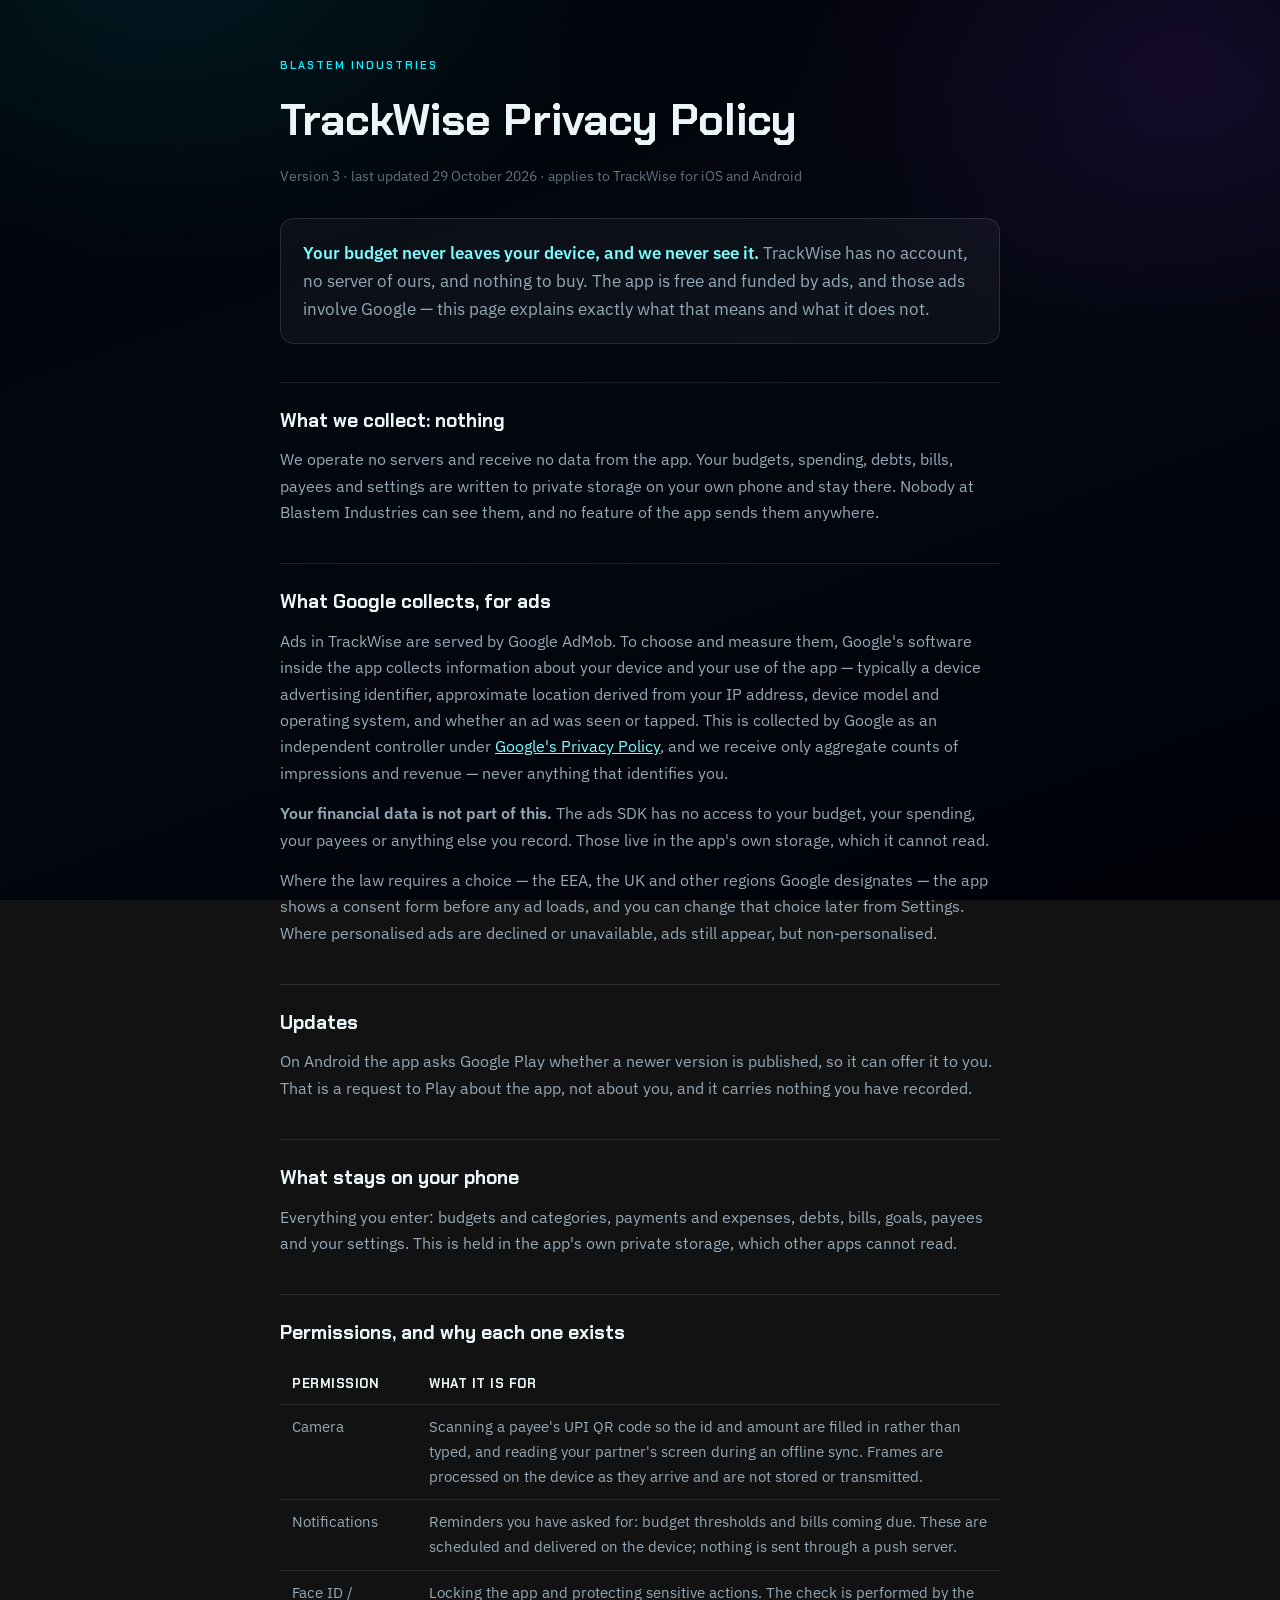
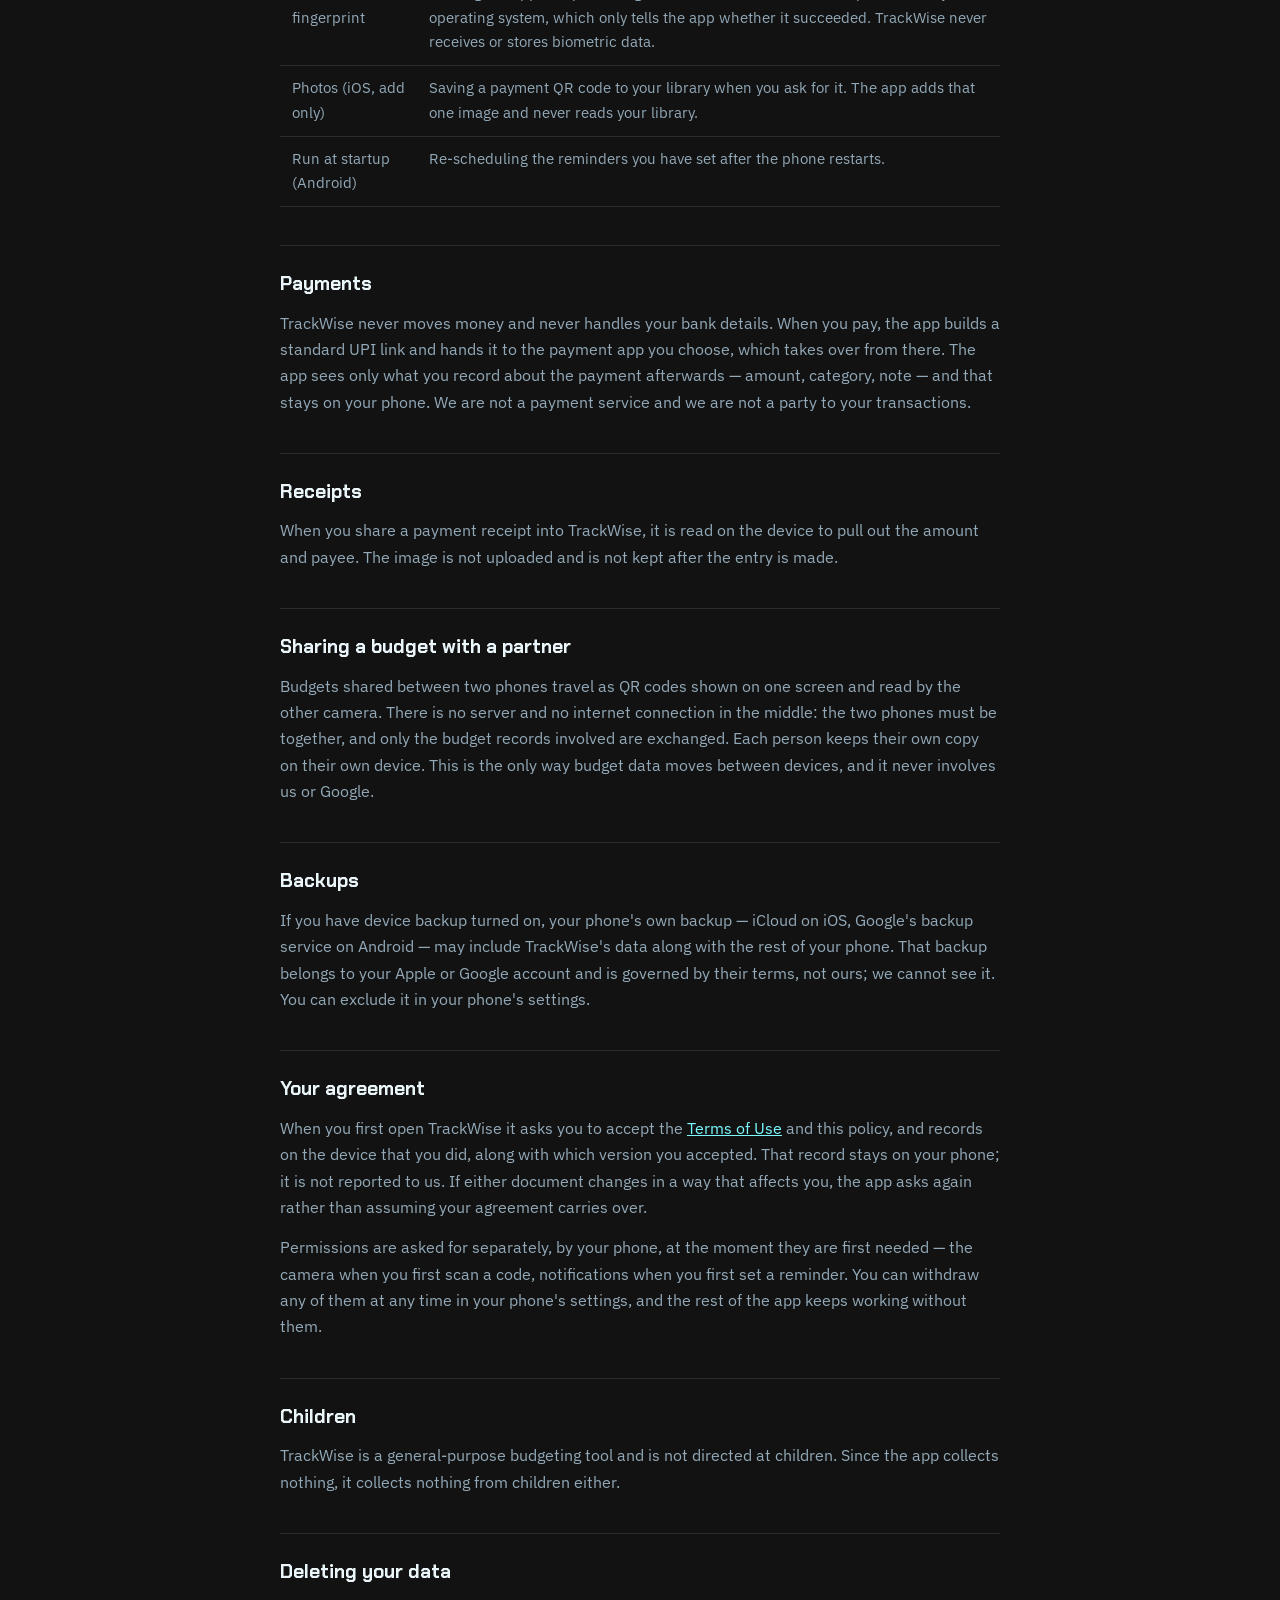
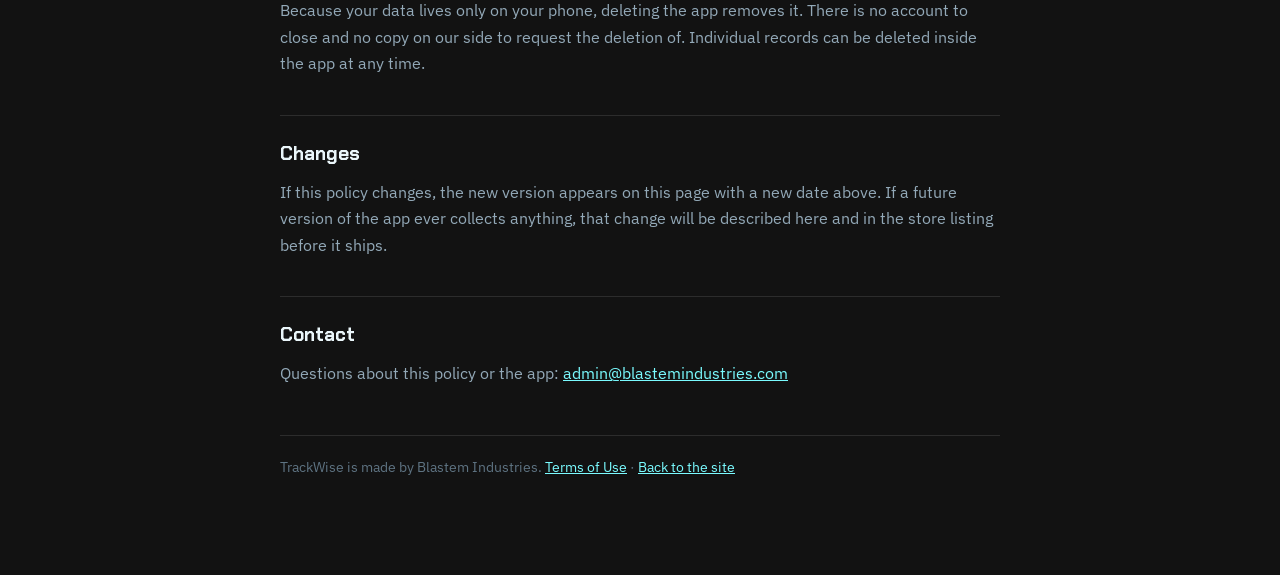
<file: trackwise-privacy.html>
<!doctype html>
<html lang="en">
<meta charset="utf-8">
<meta name="viewport" content="width=device-width, initial-scale=1">
<title>TrackWise — Privacy Policy</title>
<meta name="description" content="What TrackWise does with your data: your budget stays on your device, and the ads that fund the app involve Google.">
<link rel="stylesheet" href="./assets/fonts/fonts.css">
<style>
  :root {
    color-scheme: dark;
    --void: #000208;
    --ink: #03070F;
    --panel: rgba(255, 255, 255, 0.045);
    --edge: rgba(255, 255, 255, 0.11);
    --cyan: #00F5FF;
    --ice: #7AFBFF;
    --text: #EAF6FA;
    --muted: #93A9B8;
    --dim: #5E7382;
    --display: "Chakra Petch", "Trebuchet MS", sans-serif;
    --body: "IBM Plex Sans", system-ui, -apple-system, sans-serif;
  }
  * { box-sizing: border-box; }
  body {
    margin: 0;
    background:
      radial-gradient(760px 520px at 12% -6%, rgba(0, 245, 255, 0.10), transparent 62%),
      radial-gradient(680px 520px at 92% 8%, rgba(138, 43, 226, 0.13), transparent 58%),
      linear-gradient(160deg, var(--void), var(--ink) 45%, var(--void));
    background-attachment: fixed;
    color: var(--text);
    font-family: var(--body);
    font-size: 16px;
    line-height: 1.65;
    -webkit-font-smoothing: antialiased;
  }
  .wrap { max-width: 760px; margin: 0 auto; padding: 56px 20px 96px; }
  a { color: var(--ice); }
  ::selection { background: rgba(0, 245, 255, 0.28); }
  .eyebrow {
    font-family: var(--display); font-size: 11px; font-weight: 600;
    letter-spacing: 0.18em; text-transform: uppercase; color: var(--cyan); margin: 0 0 10px;
  }
  h1 { font-family: var(--display); font-size: clamp(30px, 6vw, 44px); margin: 0 0 8px; }
  h2 {
    font-family: var(--display); font-size: 19px; margin: 38px 0 10px;
    padding-top: 22px; border-top: 1px solid var(--edge);
  }
  .updated { color: var(--dim); font-size: 14px; margin: 0 0 30px; }
  .lede {
    background: var(--panel); border: 1px solid var(--edge); border-radius: 14px;
    padding: 20px 22px; margin: 0 0 8px; font-size: 17px;
  }
  .lede strong { color: var(--ice); }
  p { color: var(--muted); margin: 0 0 14px; }
  li { color: var(--muted); margin-bottom: 7px; }
  table { width: 100%; border-collapse: collapse; margin: 14px 0; font-size: 15px; }
  th, td { text-align: left; padding: 10px 12px; border-bottom: 1px solid var(--edge); vertical-align: top; }
  th { font-family: var(--display); color: var(--text); font-size: 13px; letter-spacing: 0.04em; text-transform: uppercase; }
  td { color: var(--muted); }
  footer { margin-top: 48px; padding-top: 20px; border-top: 1px solid var(--edge); color: var(--dim); font-size: 14px; }
  @media (max-width: 560px) { .wrap { padding-top: 36px; } table, th, td { font-size: 14px; } }
</style>
<div class="wrap">
  <p class="eyebrow">Blastem Industries</p>
  <h1>TrackWise Privacy Policy</h1>
  <p class="updated">Version 3 · last updated 29 October 2026 · applies to TrackWise for iOS and Android</p>

  <p class="lede">
    <strong>Your budget never leaves your device, and we never see it.</strong> TrackWise has
    no account, no server of ours, and nothing to buy. The app is free and funded by ads, and
    those ads involve Google — this page explains exactly what that means and what it does
    not.
  </p>

  <h2>What we collect: nothing</h2>
  <p>
    We operate no servers and receive no data from the app. Your budgets, spending, debts, bills,
    payees and settings are written to private storage on your own phone and stay there. Nobody
    at Blastem Industries can see them, and no feature of the app sends them anywhere.
  </p>

  <h2>What Google collects, for ads</h2>
  <p>
    Ads in TrackWise are served by Google AdMob. To choose and measure them, Google's software
    inside the app collects information about your device and your use of the app — typically a
    device advertising identifier, approximate location derived from your IP address, device
    model and operating system, and whether an ad was seen or tapped. This is collected by
    Google as an independent controller under
    <a href="https://policies.google.com/privacy" rel="noopener">Google's Privacy Policy</a>,
    and we receive only aggregate counts of impressions and revenue — never anything that
    identifies you.
  </p>
  <p>
    <strong>Your financial data is not part of this.</strong> The ads SDK has no access to your
    budget, your spending, your payees or anything else you record. Those live in the app's own
    storage, which it cannot read.
  </p>
  <p>
    Where the law requires a choice — the EEA, the UK and other regions Google designates — the
    app shows a consent form before any ad loads, and you can change that choice later from
    Settings. Where personalised ads are declined or unavailable, ads still appear, but
    non-personalised.
  </p>

  <h2>Updates</h2>
  <p>
    On Android the app asks Google Play whether a newer version is published, so it can offer
    it to you. That is a request to Play about the app, not about you, and it carries nothing
    you have recorded.
  </p>

  <h2>What stays on your phone</h2>
  <p>
    Everything you enter: budgets and categories, payments and expenses, debts, bills, goals,
    payees and your settings. This is held in the app's own private storage, which other apps
    cannot read.
  </p>

  <h2>Permissions, and why each one exists</h2>
  <table>
    <tr><th>Permission</th><th>What it is for</th></tr>
    <tr>
      <td>Camera</td>
      <td>Scanning a payee's UPI QR code so the id and amount are filled in rather than typed,
          and reading your partner's screen during an offline sync. Frames are processed on the
          device as they arrive and are not stored or transmitted.</td>
    </tr>
    <tr>
      <td>Notifications</td>
      <td>Reminders you have asked for: budget thresholds and bills coming due. These are
          scheduled and delivered on the device; nothing is sent through a push server.</td>
    </tr>
    <tr>
      <td>Face ID / fingerprint</td>
      <td>Locking the app and protecting sensitive actions. The check is performed by the
          operating system, which only tells the app whether it succeeded. TrackWise never
          receives or stores biometric data.</td>
    </tr>
    <tr>
      <td>Photos (iOS, add only)</td>
      <td>Saving a payment QR code to your library when you ask for it. The app adds that one
          image and never reads your library.</td>
    </tr>
    <tr>
      <td>Run at startup (Android)</td>
      <td>Re-scheduling the reminders you have set after the phone restarts.</td>
    </tr>
  </table>

  <h2>Payments</h2>
  <p>
    TrackWise never moves money and never handles your bank details. When you pay, the app
    builds a standard UPI link and hands it to the payment app you choose, which takes over
    from there. The app sees only what you record about the payment afterwards — amount,
    category, note — and that stays on your phone. We are not a payment service and we are not
    a party to your transactions.
  </p>

  <h2>Receipts</h2>
  <p>
    When you share a payment receipt into TrackWise, it is read on the device to pull out the
    amount and payee. The image is not uploaded and is not kept after the entry is made.
  </p>

  <h2>Sharing a budget with a partner</h2>
  <p>
    Budgets shared between two phones travel as QR codes shown on one screen and read by the
    other camera. There is no server and no internet connection in the middle: the two phones
    must be together, and only the budget records involved are exchanged. Each person keeps
    their own copy on their own device. This is the only way budget data moves between devices,
    and it never involves us or Google.
  </p>

  <h2>Backups</h2>
  <p>
    If you have device backup turned on, your phone's own backup — iCloud on iOS, Google's
    backup service on Android — may include TrackWise's data along with the rest of your
    phone. That backup belongs to your Apple or Google account and is governed by their terms,
    not ours; we cannot see it. You can exclude it in your phone's settings.
  </p>

  <h2>Your agreement</h2>
  <p>
    When you first open TrackWise it asks you to accept the
    <a href="./trackwise-terms.html">Terms of Use</a> and this policy, and records on the device
    that you did, along with which version you accepted. That record stays on your phone; it is
    not reported to us. If either document changes in a way that affects you, the app asks
    again rather than assuming your agreement carries over.
  </p>
  <p>
    Permissions are asked for separately, by your phone, at the moment they are first needed —
    the camera when you first scan a code, notifications when you first set a reminder. You can
    withdraw any of them at any time in your phone's settings, and the rest of the app keeps
    working without them.
  </p>

  <h2>Children</h2>
  <p>
    TrackWise is a general-purpose budgeting tool and is not directed at children. Since the
    app collects nothing, it collects nothing from children either.
  </p>

  <h2>Deleting your data</h2>
  <p>
    Because your data lives only on your phone, deleting the app removes it. There is no
    account to close and no copy on our side to request the deletion of. Individual records can
    be deleted inside the app at any time.
  </p>

  <h2>Changes</h2>
  <p>
    If this policy changes, the new version appears on this page with a new date above. If a
    future version of the app ever collects anything, that change will be described here and in
    the store listing before it ships.
  </p>

  <h2>Contact</h2>
  <p>
    Questions about this policy or the app:
    <a href="mailto:admin@blastemindustries.com">admin@blastemindustries.com</a>
  </p>

  <footer>
    TrackWise is made by Blastem Industries.
    <a href="./trackwise-terms.html">Terms of Use</a> · <a href="./index.html">Back to the site</a>
  </footer>
</div>
</html>
</file>
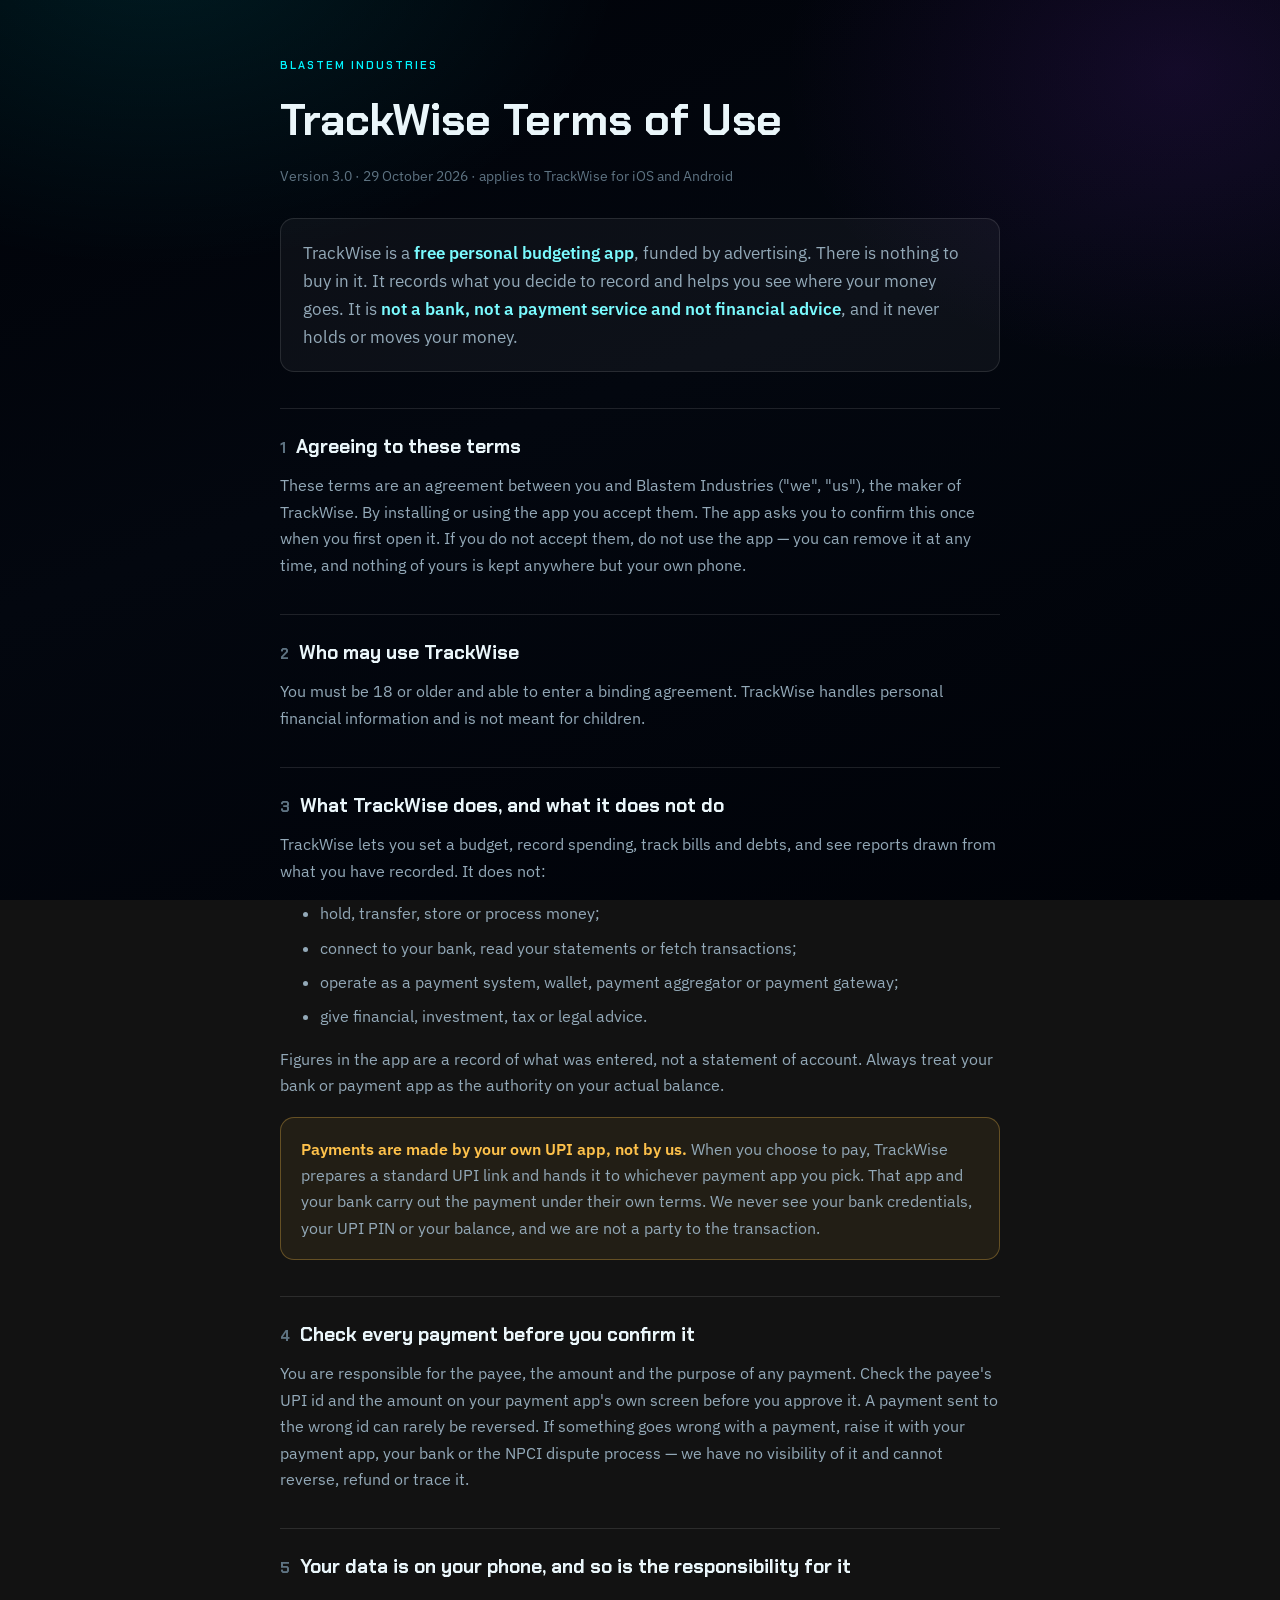
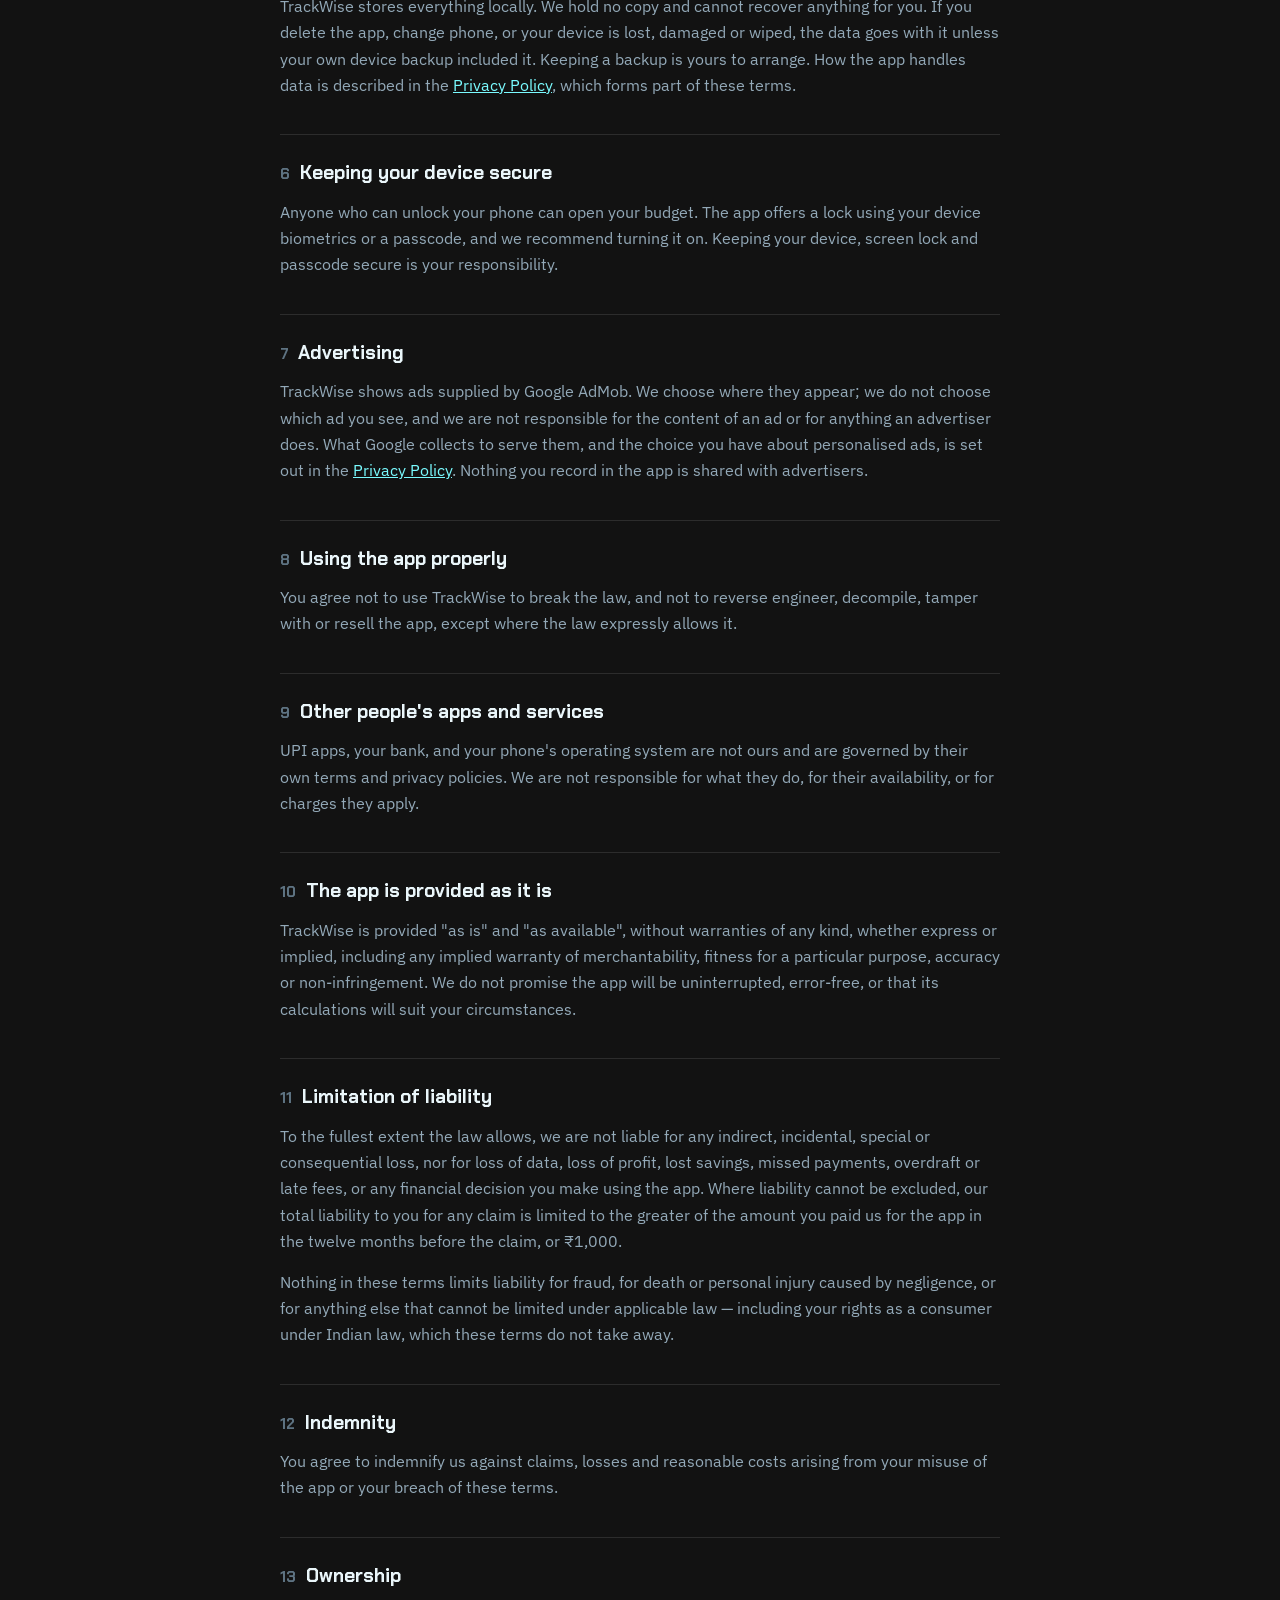
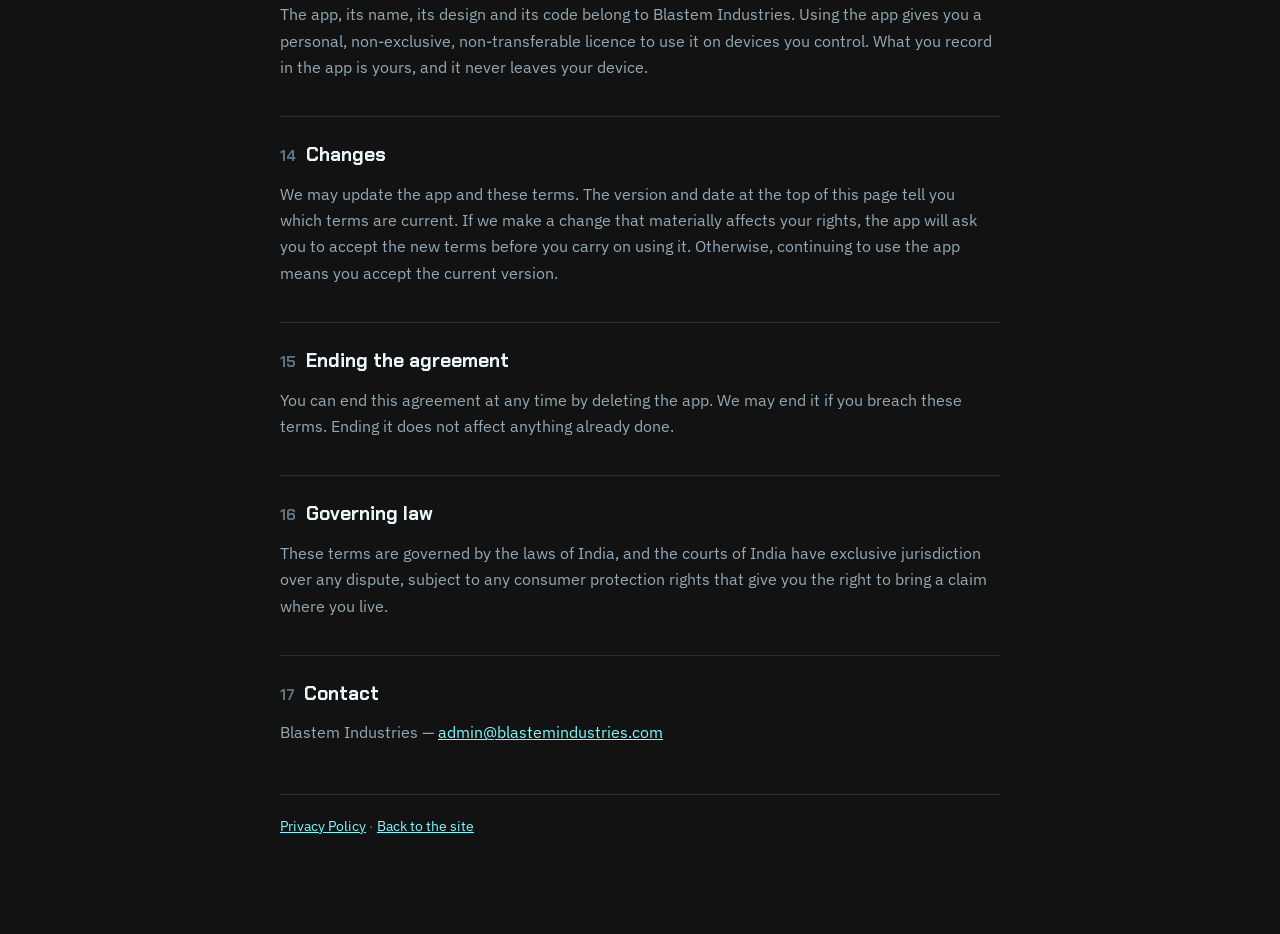
<file: trackwise-terms.html>
<!doctype html>
<html lang="en">
<meta charset="utf-8">
<meta name="viewport" content="width=device-width, initial-scale=1">
<title>TrackWise — Terms of Use</title>
<meta name="description" content="The terms you agree to when you use TrackWise, a personal budgeting app from Blastem Industries.">
<link rel="stylesheet" href="./assets/fonts/fonts.css">
<style>
  :root {
    color-scheme: dark;
    --void: #000208;
    --ink: #03070F;
    --panel: rgba(255, 255, 255, 0.045);
    --edge: rgba(255, 255, 255, 0.11);
    --cyan: #00F5FF;
    --ice: #7AFBFF;
    --amber: #FFC24B;
    --text: #EAF6FA;
    --muted: #93A9B8;
    --dim: #5E7382;
    --display: "Chakra Petch", "Trebuchet MS", sans-serif;
    --body: "IBM Plex Sans", system-ui, -apple-system, sans-serif;
  }
  * { box-sizing: border-box; }
  body {
    margin: 0;
    background:
      radial-gradient(760px 520px at 12% -6%, rgba(0, 245, 255, 0.10), transparent 62%),
      radial-gradient(680px 520px at 92% 8%, rgba(138, 43, 226, 0.13), transparent 58%),
      linear-gradient(160deg, var(--void), var(--ink) 45%, var(--void));
    background-attachment: fixed;
    color: var(--text);
    font-family: var(--body);
    font-size: 16px;
    line-height: 1.65;
    -webkit-font-smoothing: antialiased;
  }
  .wrap { max-width: 760px; margin: 0 auto; padding: 56px 20px 96px; }
  a { color: var(--ice); }
  ::selection { background: rgba(0, 245, 255, 0.28); }
  .eyebrow {
    font-family: var(--display); font-size: 11px; font-weight: 600;
    letter-spacing: 0.18em; text-transform: uppercase; color: var(--cyan); margin: 0 0 10px;
  }
  h1 { font-family: var(--display); font-size: clamp(30px, 6vw, 44px); margin: 0 0 8px; }
  h2 {
    font-family: var(--display); font-size: 19px; margin: 36px 0 10px;
    padding-top: 22px; border-top: 1px solid var(--edge);
  }
  h2 .n { color: var(--dim); margin-right: 10px; font-size: 15px; }
  .updated { color: var(--dim); font-size: 14px; margin: 0 0 30px; }
  .lede {
    background: var(--panel); border: 1px solid var(--edge); border-radius: 14px;
    padding: 20px 22px; margin: 0 0 8px; font-size: 17px;
  }
  .lede strong { color: var(--ice); }
  .flag {
    background: rgba(255, 194, 75, 0.07); border: 1px solid rgba(255, 194, 75, 0.3);
    border-radius: 14px; padding: 18px 20px; margin: 18px 0;
  }
  .flag strong { color: var(--amber); }
  p, li { color: var(--muted); }
  p { margin: 0 0 14px; }
  li { margin-bottom: 8px; }
  footer { margin-top: 48px; padding-top: 20px; border-top: 1px solid var(--edge); color: var(--dim); font-size: 14px; }
  @media (max-width: 560px) { .wrap { padding-top: 36px; } }
</style>
<div class="wrap">
  <p class="eyebrow">Blastem Industries</p>
  <h1>TrackWise Terms of Use</h1>
  <p class="updated">Version 3.0 · 29 October 2026 · applies to TrackWise for iOS and Android</p>

  <p class="lede">
    TrackWise is a <strong>free personal budgeting app</strong>, funded by advertising. There
    is nothing to buy in it. It records what you decide to record and helps you see where your
    money goes. It is <strong>not a bank, not a payment service and not financial advice</strong>,
    and it never holds or moves your money.
  </p>

  <h2><span class="n">1</span>Agreeing to these terms</h2>
  <p>
    These terms are an agreement between you and Blastem Industries ("we", "us"), the maker of
    TrackWise. By installing or using the app you accept them. The app asks you to confirm this
    once when you first open it. If you do not accept them, do not use the app — you can remove
    it at any time, and nothing of yours is kept anywhere but your own phone.
  </p>

  <h2><span class="n">2</span>Who may use TrackWise</h2>
  <p>
    You must be 18 or older and able to enter a binding agreement. TrackWise handles personal
    financial information and is not meant for children.
  </p>

  <h2><span class="n">3</span>What TrackWise does, and what it does not do</h2>
  <p>TrackWise lets you set a budget, record spending, track bills and debts, and see reports
     drawn from what you have recorded. It does not:</p>
  <ul>
    <li>hold, transfer, store or process money;</li>
    <li>connect to your bank, read your statements or fetch transactions;</li>
    <li>operate as a payment system, wallet, payment aggregator or payment gateway;</li>
    <li>give financial, investment, tax or legal advice.</li>
  </ul>
  <p>
    Figures in the app are a record of what was entered, not a statement of account. Always
    treat your bank or payment app as the authority on your actual balance.
  </p>

  <div class="flag">
    <p style="margin:0">
      <strong>Payments are made by your own UPI app, not by us.</strong> When you choose to pay,
      TrackWise prepares a standard UPI link and hands it to whichever payment app you pick.
      That app and your bank carry out the payment under their own terms. We never see your bank
      credentials, your UPI PIN or your balance, and we are not a party to the transaction.
    </p>
  </div>

  <h2><span class="n">4</span>Check every payment before you confirm it</h2>
  <p>
    You are responsible for the payee, the amount and the purpose of any payment. Check the
    payee's UPI id and the amount on your payment app's own screen before you approve it. A
    payment sent to the wrong id can rarely be reversed. If something goes wrong with a payment,
    raise it with your payment app, your bank or the NPCI dispute process — we have no visibility
    of it and cannot reverse, refund or trace it.
  </p>

  <h2><span class="n">5</span>Your data is on your phone, and so is the responsibility for it</h2>
  <p>
    TrackWise stores everything locally. We hold no copy and cannot recover anything for you. If
    you delete the app, change phone, or your device is lost, damaged or wiped, the data goes
    with it unless your own device backup included it. Keeping a backup is yours to arrange. How
    the app handles data is described in the <a href="./trackwise-privacy.html">Privacy Policy</a>,
    which forms part of these terms.
  </p>

  <h2><span class="n">6</span>Keeping your device secure</h2>
  <p>
    Anyone who can unlock your phone can open your budget. The app offers a lock using your
    device biometrics or a passcode, and we recommend turning it on. Keeping your device, screen
    lock and passcode secure is your responsibility.
  </p>

  <h2><span class="n">7</span>Advertising</h2>
  <p>
    TrackWise shows ads supplied by Google AdMob. We choose where they appear; we do not choose
    which ad you see, and we are not responsible for the content of an ad or for anything an
    advertiser does. What Google collects to serve them, and the choice you have about
    personalised ads, is set out in the
    <a href="./trackwise-privacy.html">Privacy Policy</a>. Nothing you record in the app is
    shared with advertisers.
  </p>

  <h2><span class="n">8</span>Using the app properly</h2>
  <p>You agree not to use TrackWise to break the law, and not to reverse engineer, decompile,
     tamper with or resell the app, except where the law expressly allows it.</p>

  <h2><span class="n">9</span>Other people's apps and services</h2>
  <p>
    UPI apps, your bank, and your phone's operating system are not ours and are governed by
    their own terms and privacy policies. We are not responsible for what they do, for their
    availability, or for charges they apply.
  </p>

  <h2><span class="n">10</span>The app is provided as it is</h2>
  <p>
    TrackWise is provided "as is" and "as available", without warranties of any kind, whether
    express or implied, including any implied warranty of merchantability, fitness for a
    particular purpose, accuracy or non-infringement. We do not promise the app will be
    uninterrupted, error-free, or that its calculations will suit your circumstances.
  </p>

  <h2><span class="n">11</span>Limitation of liability</h2>
  <p>
    To the fullest extent the law allows, we are not liable for any indirect, incidental,
    special or consequential loss, nor for loss of data, loss of profit, lost savings, missed
    payments, overdraft or late fees, or any financial decision you make using the app. Where
    liability cannot be excluded, our total liability to you for any claim is limited to the
    greater of the amount you paid us for the app in the twelve months before the claim, or
    ₹1,000.
  </p>
  <p>
    Nothing in these terms limits liability for fraud, for death or personal injury caused by
    negligence, or for anything else that cannot be limited under applicable law — including
    your rights as a consumer under Indian law, which these terms do not take away.
  </p>

  <h2><span class="n">12</span>Indemnity</h2>
  <p>
    You agree to indemnify us against claims, losses and reasonable costs arising from your
    misuse of the app or your breach of these terms.
  </p>

  <h2><span class="n">13</span>Ownership</h2>
  <p>
    The app, its name, its design and its code belong to Blastem Industries. Using the app gives
    you a personal, non-exclusive, non-transferable licence to use it on devices you control.
    What you record in the app is yours, and it never leaves your device.
  </p>

  <h2><span class="n">14</span>Changes</h2>
  <p>
    We may update the app and these terms. The version and date at the top of this page tell you
    which terms are current. If we make a change that materially affects your rights, the app
    will ask you to accept the new terms before you carry on using it. Otherwise, continuing to
    use the app means you accept the current version.
  </p>

  <h2><span class="n">15</span>Ending the agreement</h2>
  <p>
    You can end this agreement at any time by deleting the app. We may end it if you breach
    these terms. Ending it does not affect anything already done.
  </p>

  <h2><span class="n">16</span>Governing law</h2>
  <p>
    These terms are governed by the laws of India, and the courts of India have exclusive
    jurisdiction over any dispute, subject to any consumer protection rights that give you the
    right to bring a claim where you live.
  </p>

  <h2><span class="n">17</span>Contact</h2>
  <p>
    Blastem Industries —
    <a href="mailto:admin@blastemindustries.com">admin@blastemindustries.com</a>
  </p>

  <footer>
    <a href="./trackwise-privacy.html">Privacy Policy</a> · <a href="./index.html">Back to the site</a>
  </footer>
</div>
</html>
</file>
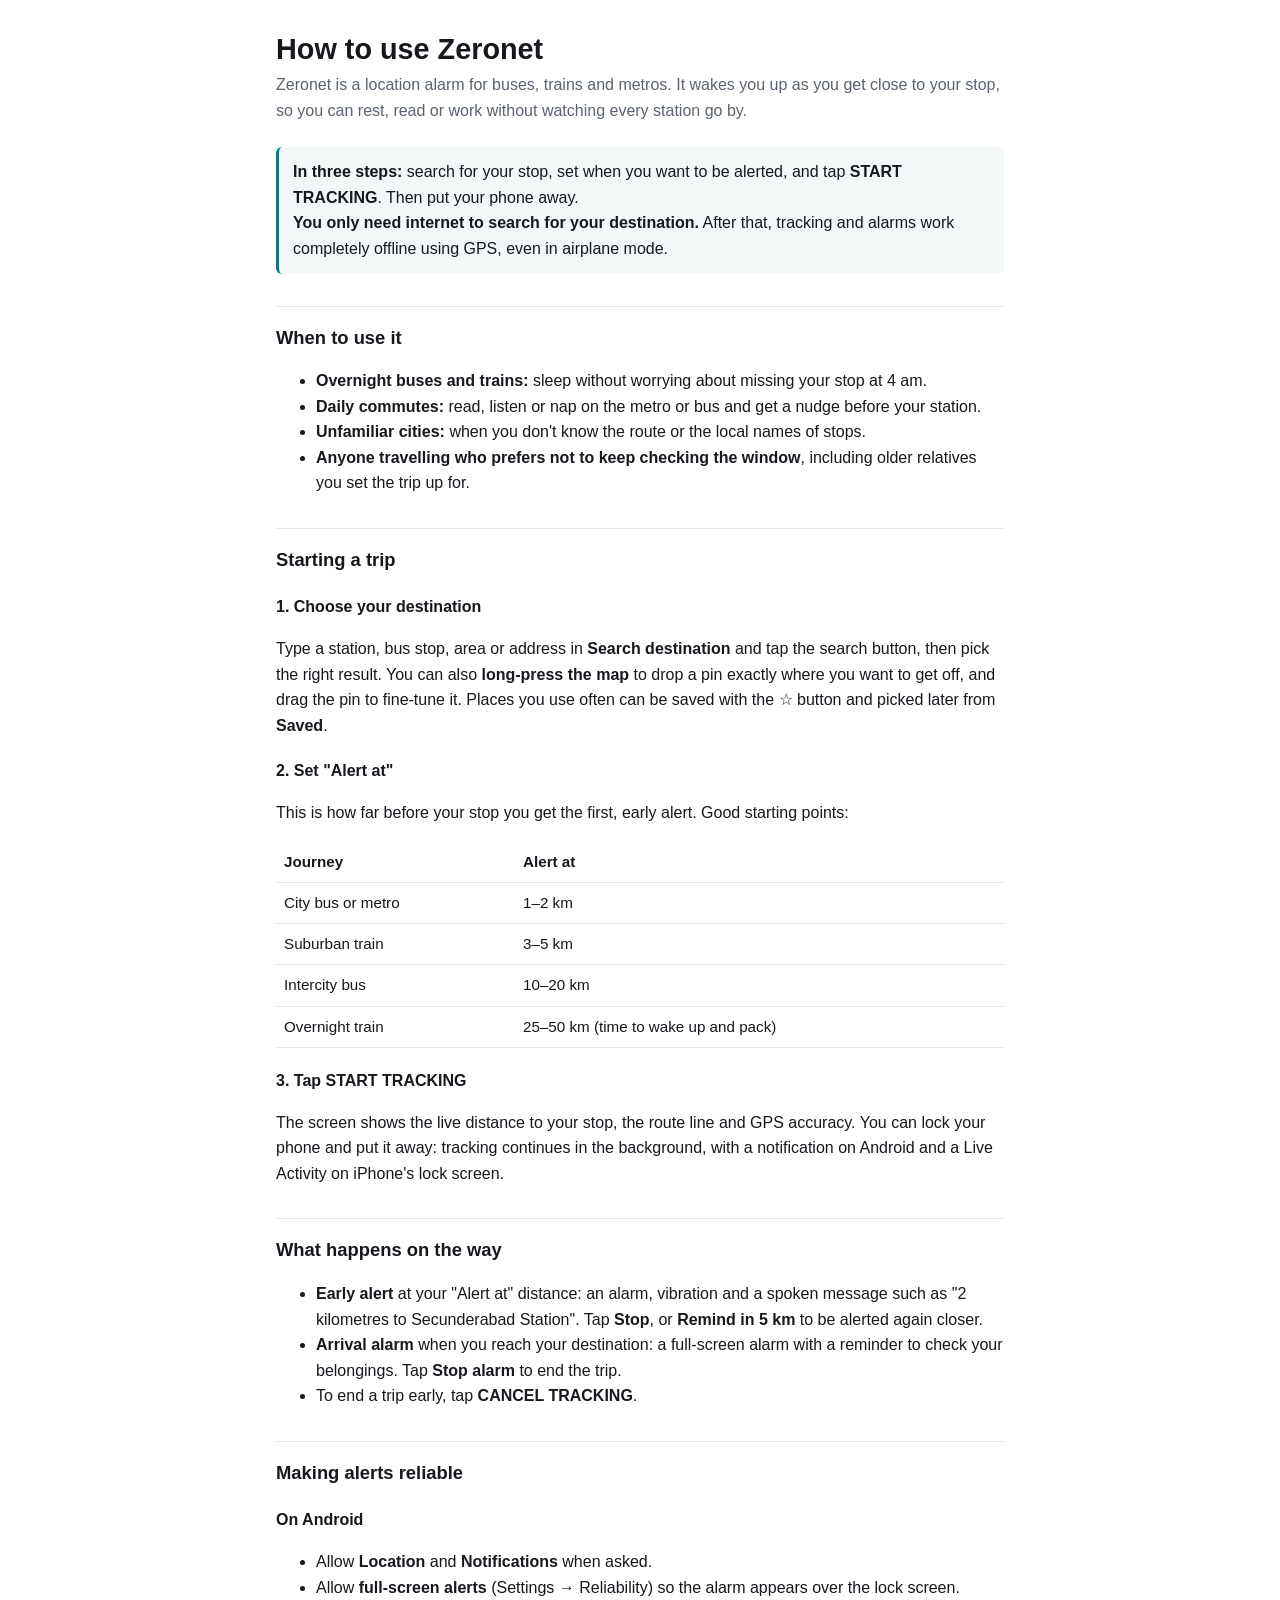
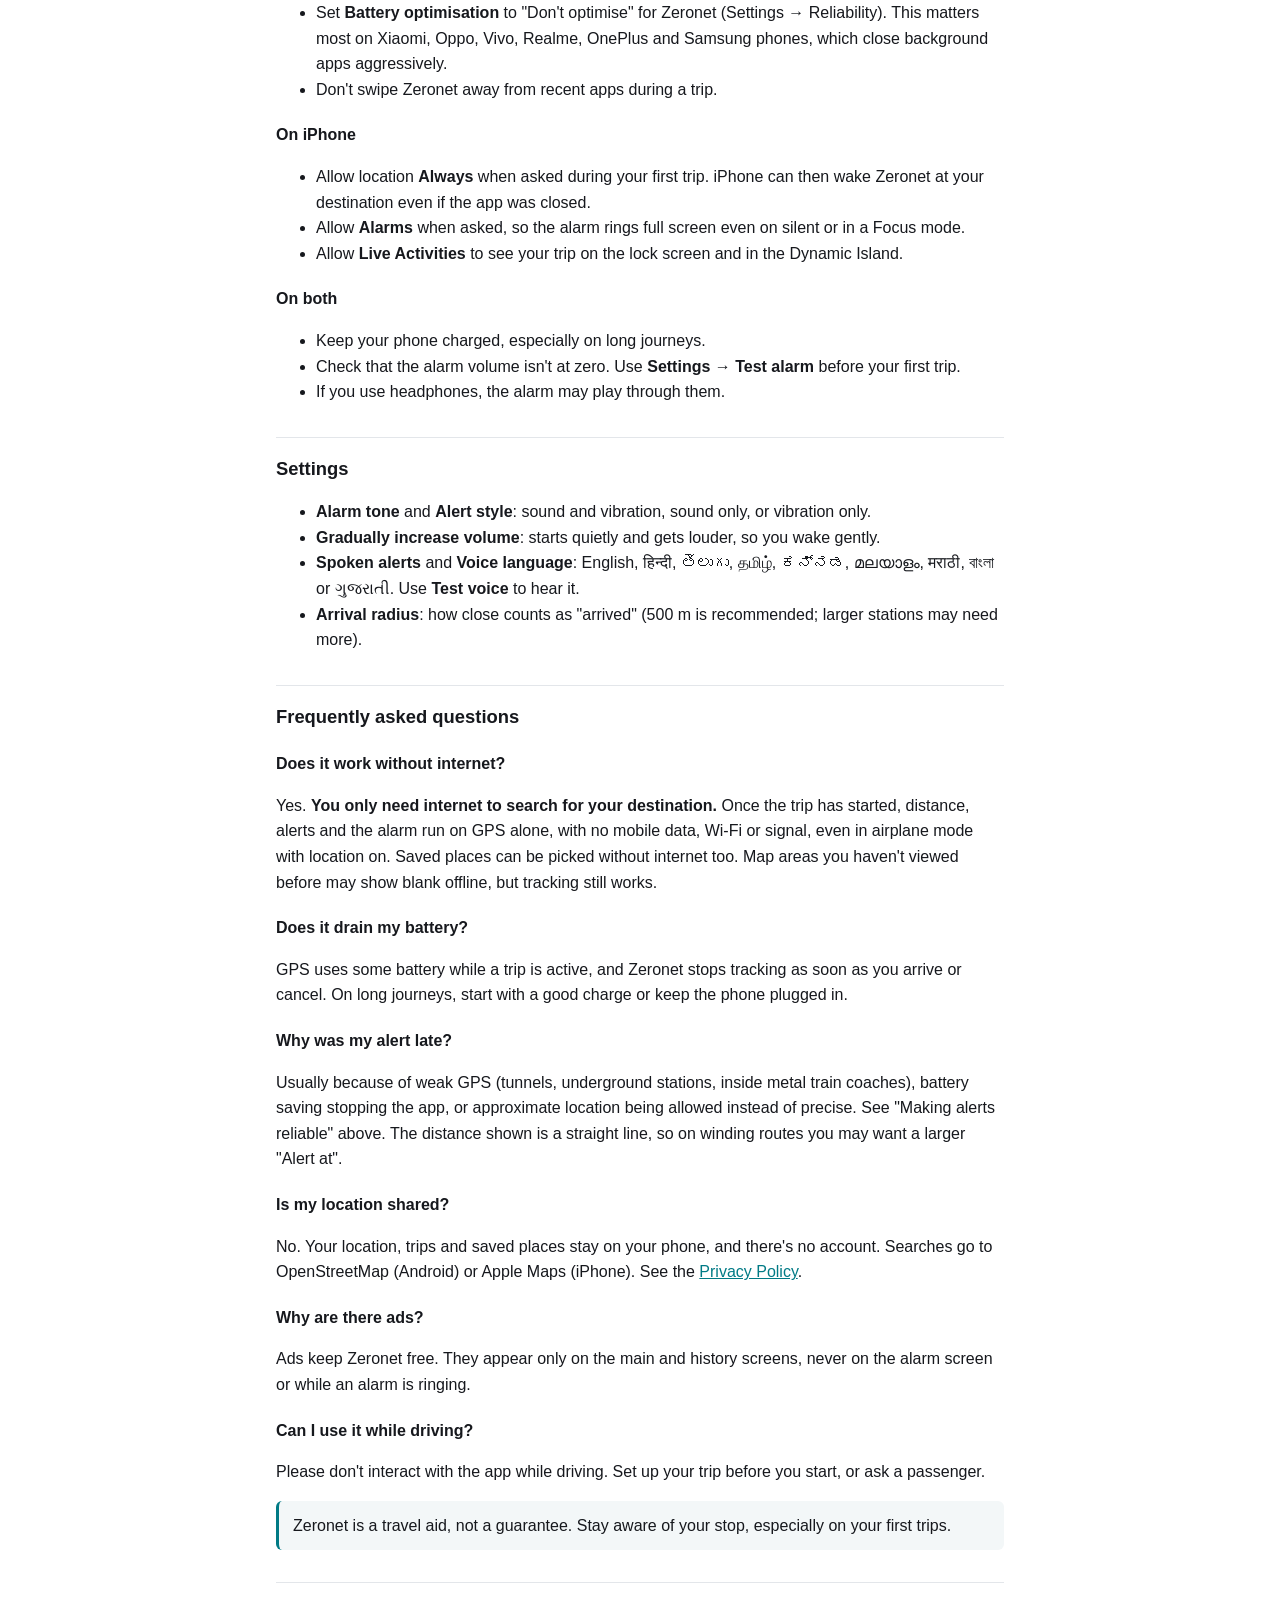
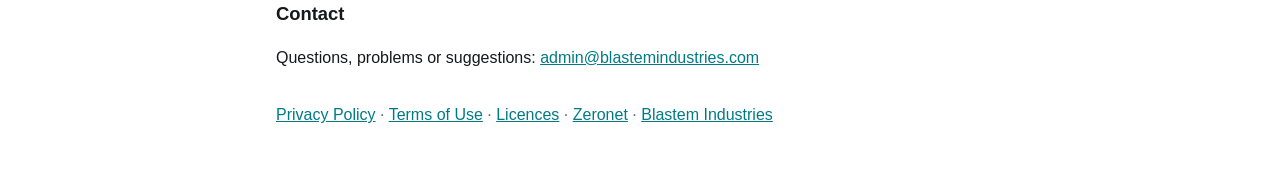
<file: zeronet-help.html>
<!doctype html>
<html lang="en">
<head>
<meta charset="utf-8">
<meta name="viewport" content="width=device-width, initial-scale=1">
<title>Zeronet Help</title>
<link rel="stylesheet" href="zeronet-legal.css">
</head>
<body>
<main>
<h1>How to use Zeronet</h1>
<p class="meta">Zeronet is a location alarm for buses, trains and metros. It wakes you up as you get close to your stop, so you can rest, read or work without watching every station go by.</p>

<p class="note"><strong>In three steps:</strong> search for your stop, set when you want to be alerted, and tap <strong>START TRACKING</strong>. Then put your phone away.<br><strong>You only need internet to search for your destination.</strong> After that, tracking and alarms work completely offline using GPS, even in airplane mode.</p>

<h2>When to use it</h2>
<ul>
  <li><strong>Overnight buses and trains:</strong> sleep without worrying about missing your stop at 4 am.</li>
  <li><strong>Daily commutes:</strong> read, listen or nap on the metro or bus and get a nudge before your station.</li>
  <li><strong>Unfamiliar cities:</strong> when you don't know the route or the local names of stops.</li>
  <li><strong>Anyone travelling who prefers not to keep checking the window</strong>, including older relatives you set the trip up for.</li>
</ul>

<h2>Starting a trip</h2>
<h3>1. Choose your destination</h3>
<p>Type a station, bus stop, area or address in <strong>Search destination</strong> and tap the search button, then pick the right result. You can also <strong>long-press the map</strong> to drop a pin exactly where you want to get off, and drag the pin to fine-tune it. Places you use often can be saved with the ☆ button and picked later from <strong>Saved</strong>.</p>
<h3>2. Set "Alert at"</h3>
<p>This is how far before your stop you get the first, early alert. Good starting points:</p>
<div class="table-wrap">
<table>
<tr><th>Journey</th><th>Alert at</th></tr>
<tr><td>City bus or metro</td><td>1–2 km</td></tr>
<tr><td>Suburban train</td><td>3–5 km</td></tr>
<tr><td>Intercity bus</td><td>10–20 km</td></tr>
<tr><td>Overnight train</td><td>25–50 km (time to wake up and pack)</td></tr>
</table>
</div>
<h3>3. Tap START TRACKING</h3>
<p>The screen shows the live distance to your stop, the route line and GPS accuracy. You can lock your phone and put it away: tracking continues in the background, with a notification on Android and a Live Activity on iPhone's lock screen.</p>

<h2>What happens on the way</h2>
<ul>
  <li><strong>Early alert</strong> at your "Alert at" distance: an alarm, vibration and a spoken message such as "2 kilometres to Secunderabad Station". Tap <strong>Stop</strong>, or <strong>Remind in 5 km</strong> to be alerted again closer.</li>
  <li><strong>Arrival alarm</strong> when you reach your destination: a full-screen alarm with a reminder to check your belongings. Tap <strong>Stop alarm</strong> to end the trip.</li>
  <li>To end a trip early, tap <strong>CANCEL TRACKING</strong>.</li>
</ul>

<h2>Making alerts reliable</h2>
<h3>On Android</h3>
<ul>
  <li>Allow <strong>Location</strong> and <strong>Notifications</strong> when asked.</li>
  <li>Allow <strong>full-screen alerts</strong> (Settings → Reliability) so the alarm appears over the lock screen.</li>
  <li>Set <strong>Battery optimisation</strong> to "Don't optimise" for Zeronet (Settings → Reliability). This matters most on Xiaomi, Oppo, Vivo, Realme, OnePlus and Samsung phones, which close background apps aggressively.</li>
  <li>Don't swipe Zeronet away from recent apps during a trip.</li>
</ul>
<h3>On iPhone</h3>
<ul>
  <li>Allow location <strong>Always</strong> when asked during your first trip. iPhone can then wake Zeronet at your destination even if the app was closed.</li>
  <li>Allow <strong>Alarms</strong> when asked, so the alarm rings full screen even on silent or in a Focus mode.</li>
  <li>Allow <strong>Live Activities</strong> to see your trip on the lock screen and in the Dynamic Island.</li>
</ul>
<h3>On both</h3>
<ul>
  <li>Keep your phone charged, especially on long journeys.</li>
  <li>Check that the alarm volume isn't at zero. Use <strong>Settings → Test alarm</strong> before your first trip.</li>
  <li>If you use headphones, the alarm may play through them.</li>
</ul>

<h2>Settings</h2>
<ul>
  <li><strong>Alarm tone</strong> and <strong>Alert style</strong>: sound and vibration, sound only, or vibration only.</li>
  <li><strong>Gradually increase volume</strong>: starts quietly and gets louder, so you wake gently.</li>
  <li><strong>Spoken alerts</strong> and <strong>Voice language</strong>: English, हिन्दी, తెలుగు, தமிழ், ಕನ್ನಡ, മലയാളം, मराठी, বাংলা or ગુજરાતી. Use <strong>Test voice</strong> to hear it.</li>
  <li><strong>Arrival radius</strong>: how close counts as "arrived" (500 m is recommended; larger stations may need more).</li>
</ul>

<h2>Frequently asked questions</h2>
<h3>Does it work without internet?</h3>
<p>Yes. <strong>You only need internet to search for your destination.</strong> Once the trip has started, distance, alerts and the alarm run on GPS alone, with no mobile data, Wi-Fi or signal, even in airplane mode with location on. Saved places can be picked without internet too. Map areas you haven't viewed before may show blank offline, but tracking still works.</p>
<h3>Does it drain my battery?</h3>
<p>GPS uses some battery while a trip is active, and Zeronet stops tracking as soon as you arrive or cancel. On long journeys, start with a good charge or keep the phone plugged in.</p>
<h3>Why was my alert late?</h3>
<p>Usually because of weak GPS (tunnels, underground stations, inside metal train coaches), battery saving stopping the app, or approximate location being allowed instead of precise. See "Making alerts reliable" above. The distance shown is a straight line, so on winding routes you may want a larger "Alert at".</p>
<h3>Is my location shared?</h3>
<p>No. Your location, trips and saved places stay on your phone, and there's no account. Searches go to OpenStreetMap (Android) or Apple Maps (iPhone). See the <a href="zeronet-privacy.html">Privacy Policy</a>.</p>
<h3>Why are there ads?</h3>
<p>Ads keep Zeronet free. They appear only on the main and history screens, never on the alarm screen or while an alarm is ringing.</p>
<h3>Can I use it while driving?</h3>
<p>Please don't interact with the app while driving. Set up your trip before you start, or ask a passenger.</p>

<p class="note">Zeronet is a travel aid, not a guarantee. Stay aware of your stop, especially on your first trips.</p>

<h2>Contact</h2>
<p>Questions, problems or suggestions: <a href="mailto:admin@blastemindustries.com">admin@blastemindustries.com</a></p>

<nav class="links"><a href="zeronet-privacy.html">Privacy Policy</a> · <a href="zeronet-terms.html">Terms of Use</a> · <a href="zeronet-licenses.html">Licences</a> · <a href="zeronet.html">Zeronet</a> · <a href="./">Blastem Industries</a></nav>
</main>
</body>
</html>
</file>
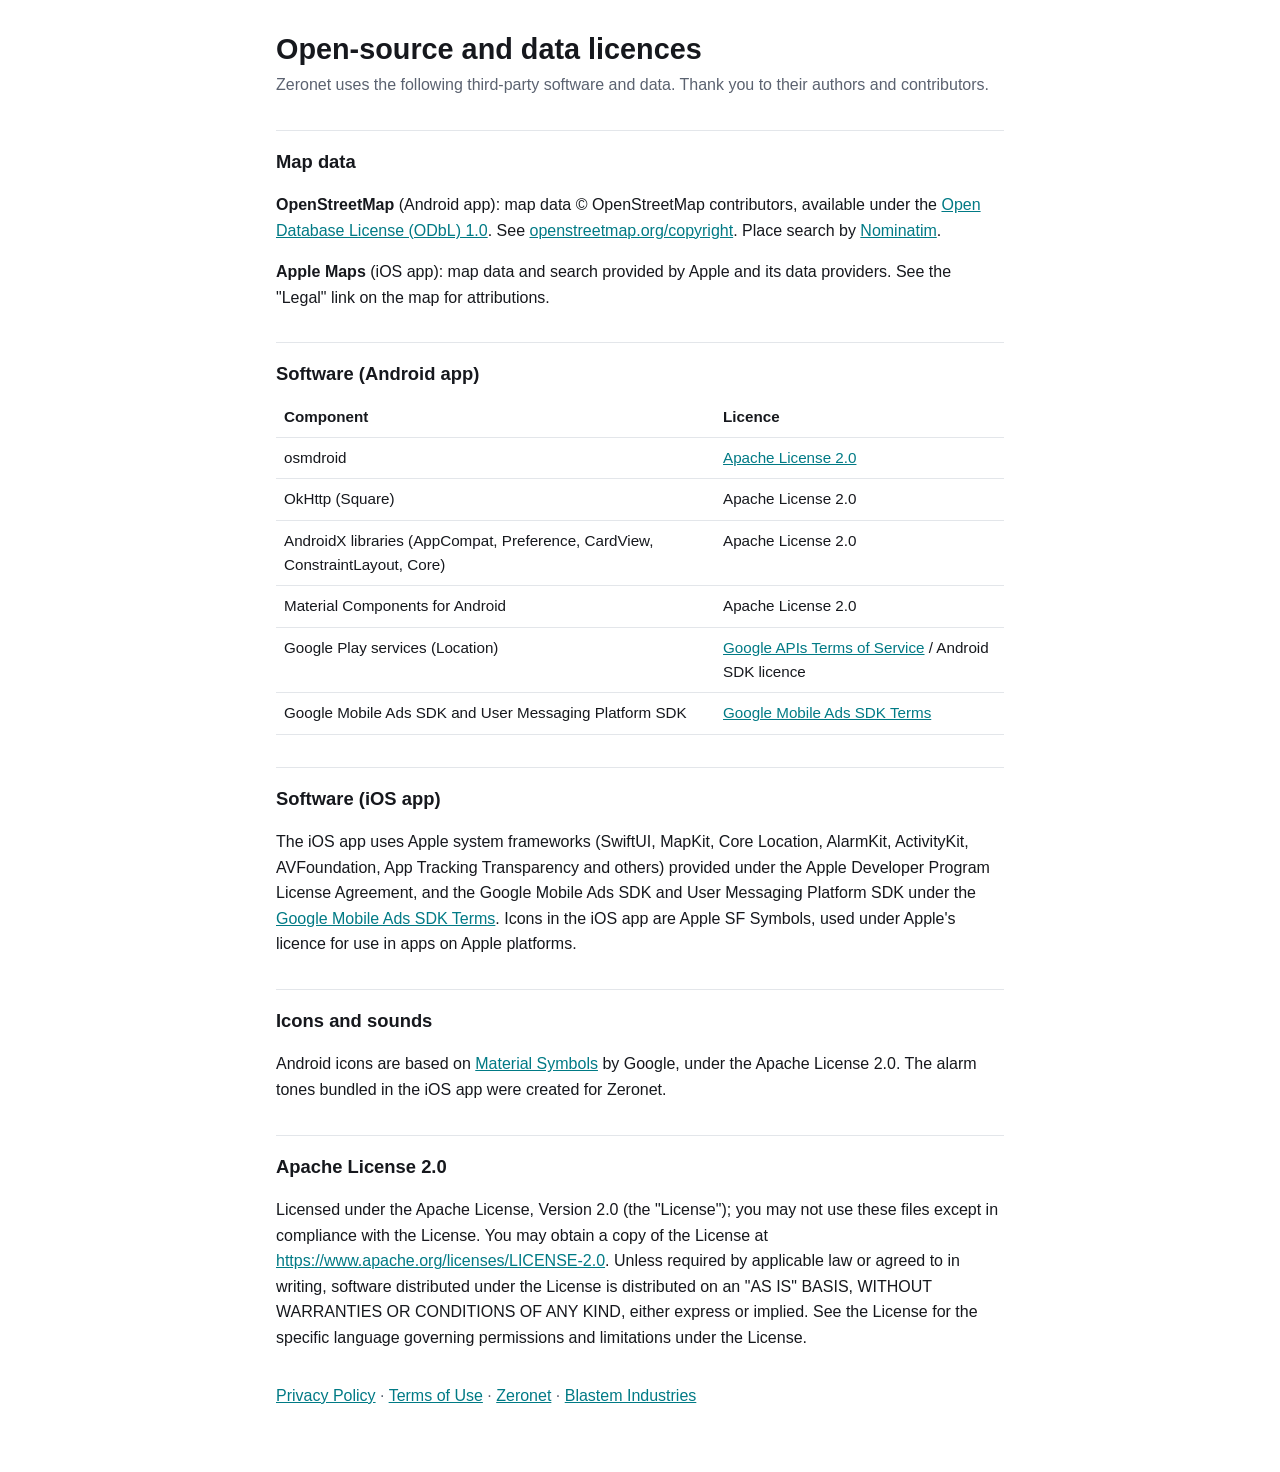
<file: zeronet-licenses.html>
<!doctype html>
<html lang="en">
<head>
<meta charset="utf-8">
<meta name="viewport" content="width=device-width, initial-scale=1">
<title>Zeronet Licences</title>
<link rel="stylesheet" href="zeronet-legal.css">
</head>
<body>
<main>
<h1>Open-source and data licences</h1>
<p class="meta">Zeronet uses the following third-party software and data. Thank you to their authors and contributors.</p>

<h2>Map data</h2>
<p><strong>OpenStreetMap</strong> (Android app): map data © OpenStreetMap contributors, available under the <a href="https://opendatacommons.org/licenses/odbl/">Open Database License (ODbL) 1.0</a>. See <a href="https://www.openstreetmap.org/copyright">openstreetmap.org/copyright</a>. Place search by <a href="https://nominatim.org">Nominatim</a>.</p>
<p><strong>Apple Maps</strong> (iOS app): map data and search provided by Apple and its data providers. See the "Legal" link on the map for attributions.</p>

<h2>Software (Android app)</h2>
<div class="table-wrap">
<table>
<tr><th>Component</th><th>Licence</th></tr>
<tr><td>osmdroid</td><td><a href="https://www.apache.org/licenses/LICENSE-2.0">Apache License 2.0</a></td></tr>
<tr><td>OkHttp (Square)</td><td>Apache License 2.0</td></tr>
<tr><td>AndroidX libraries (AppCompat, Preference, CardView, ConstraintLayout, Core)</td><td>Apache License 2.0</td></tr>
<tr><td>Material Components for Android</td><td>Apache License 2.0</td></tr>
<tr><td>Google Play services (Location)</td><td><a href="https://developers.google.com/terms">Google APIs Terms of Service</a> / Android SDK licence</td></tr>
<tr><td>Google Mobile Ads SDK and User Messaging Platform SDK</td><td><a href="https://developers.google.com/admob/terms">Google Mobile Ads SDK Terms</a></td></tr>
</table>
</div>

<h2>Software (iOS app)</h2>
<p>The iOS app uses Apple system frameworks (SwiftUI, MapKit, Core Location, AlarmKit, ActivityKit, AVFoundation, App Tracking Transparency and others) provided under the Apple Developer Program License Agreement, and the Google Mobile Ads SDK and User Messaging Platform SDK under the <a href="https://developers.google.com/admob/terms">Google Mobile Ads SDK Terms</a>. Icons in the iOS app are Apple SF Symbols, used under Apple's licence for use in apps on Apple platforms.</p>

<h2>Icons and sounds</h2>
<p>Android icons are based on <a href="https://fonts.google.com/icons">Material Symbols</a> by Google, under the Apache License 2.0. The alarm tones bundled in the iOS app were created for Zeronet.</p>

<h2>Apache License 2.0</h2>
<p>Licensed under the Apache License, Version 2.0 (the "License"); you may not use these files except in compliance with the License. You may obtain a copy of the License at <a href="https://www.apache.org/licenses/LICENSE-2.0">https://www.apache.org/licenses/LICENSE-2.0</a>. Unless required by applicable law or agreed to in writing, software distributed under the License is distributed on an "AS IS" BASIS, WITHOUT WARRANTIES OR CONDITIONS OF ANY KIND, either express or implied. See the License for the specific language governing permissions and limitations under the License.</p>

<nav class="links"><a href="zeronet-privacy.html">Privacy Policy</a> · <a href="zeronet-terms.html">Terms of Use</a> · <a href="zeronet.html">Zeronet</a> · <a href="./">Blastem Industries</a></nav>
</main>
</body>
</html>
</file>
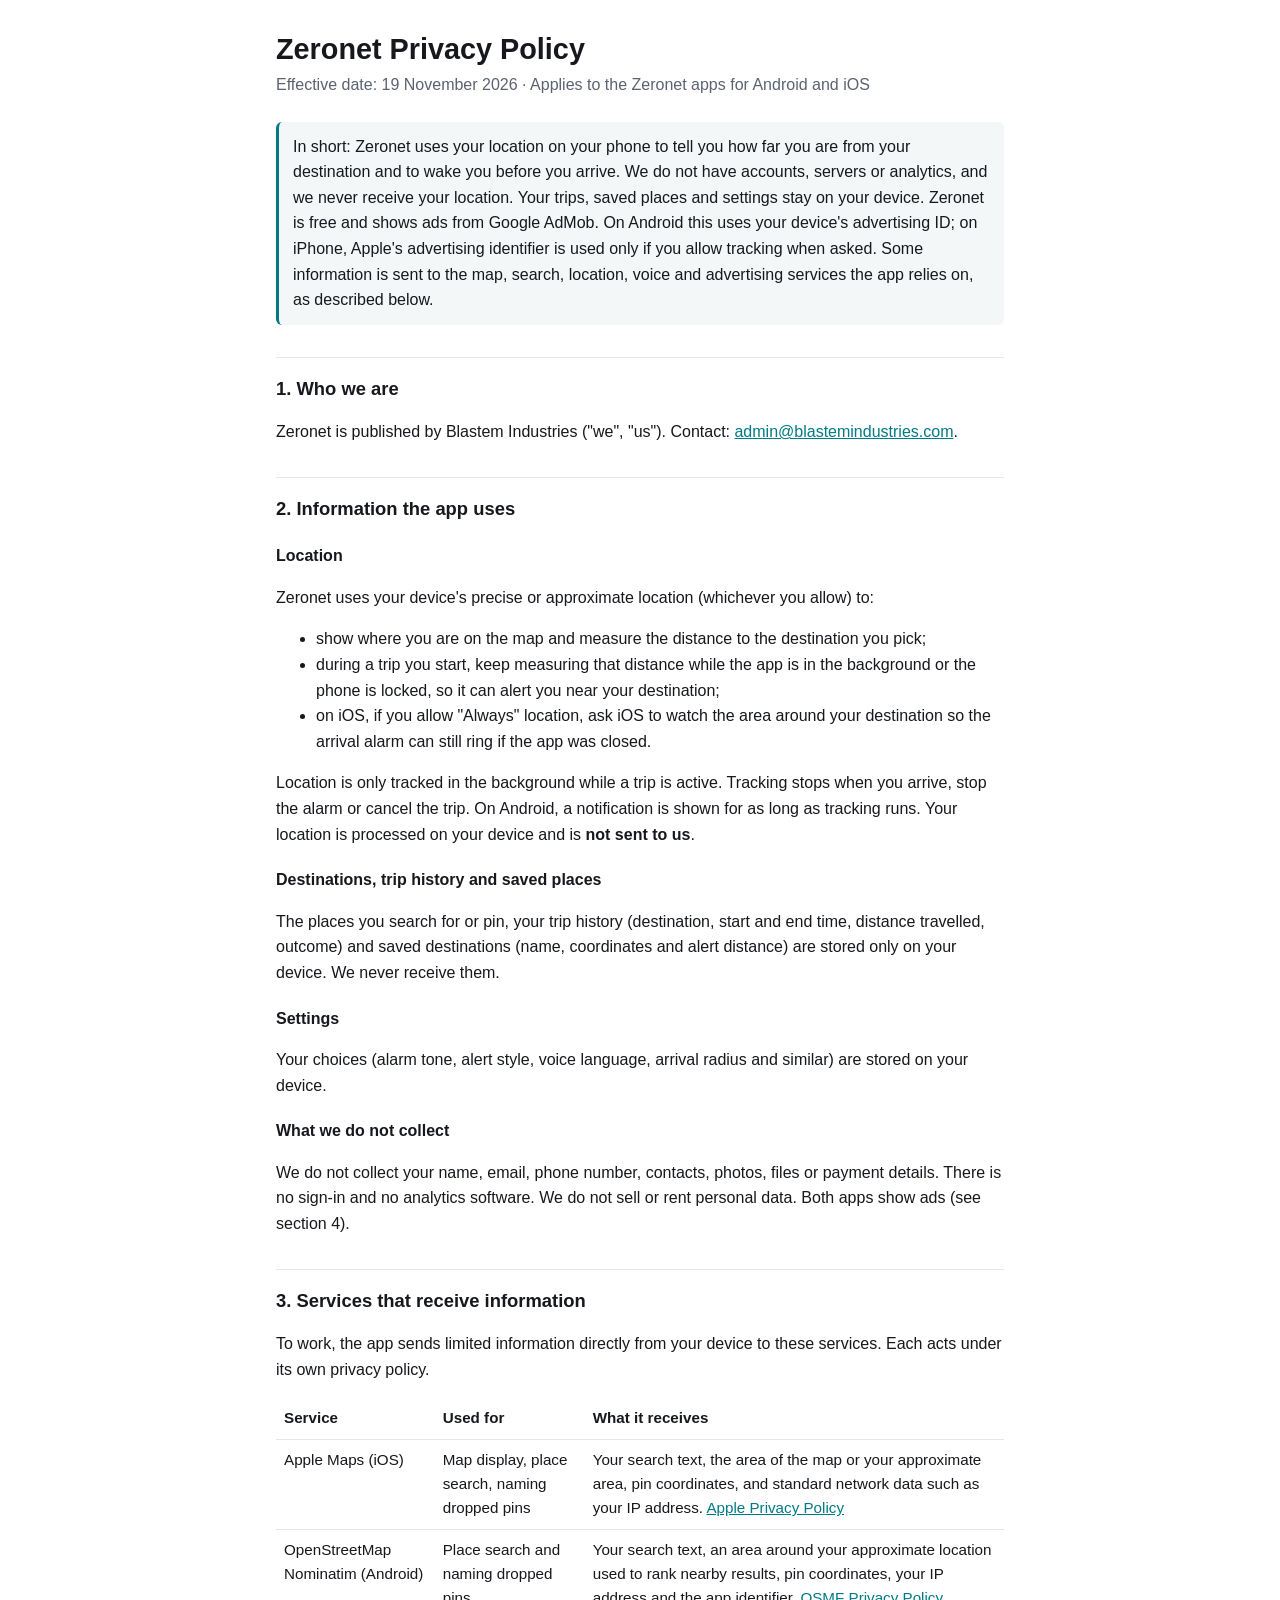
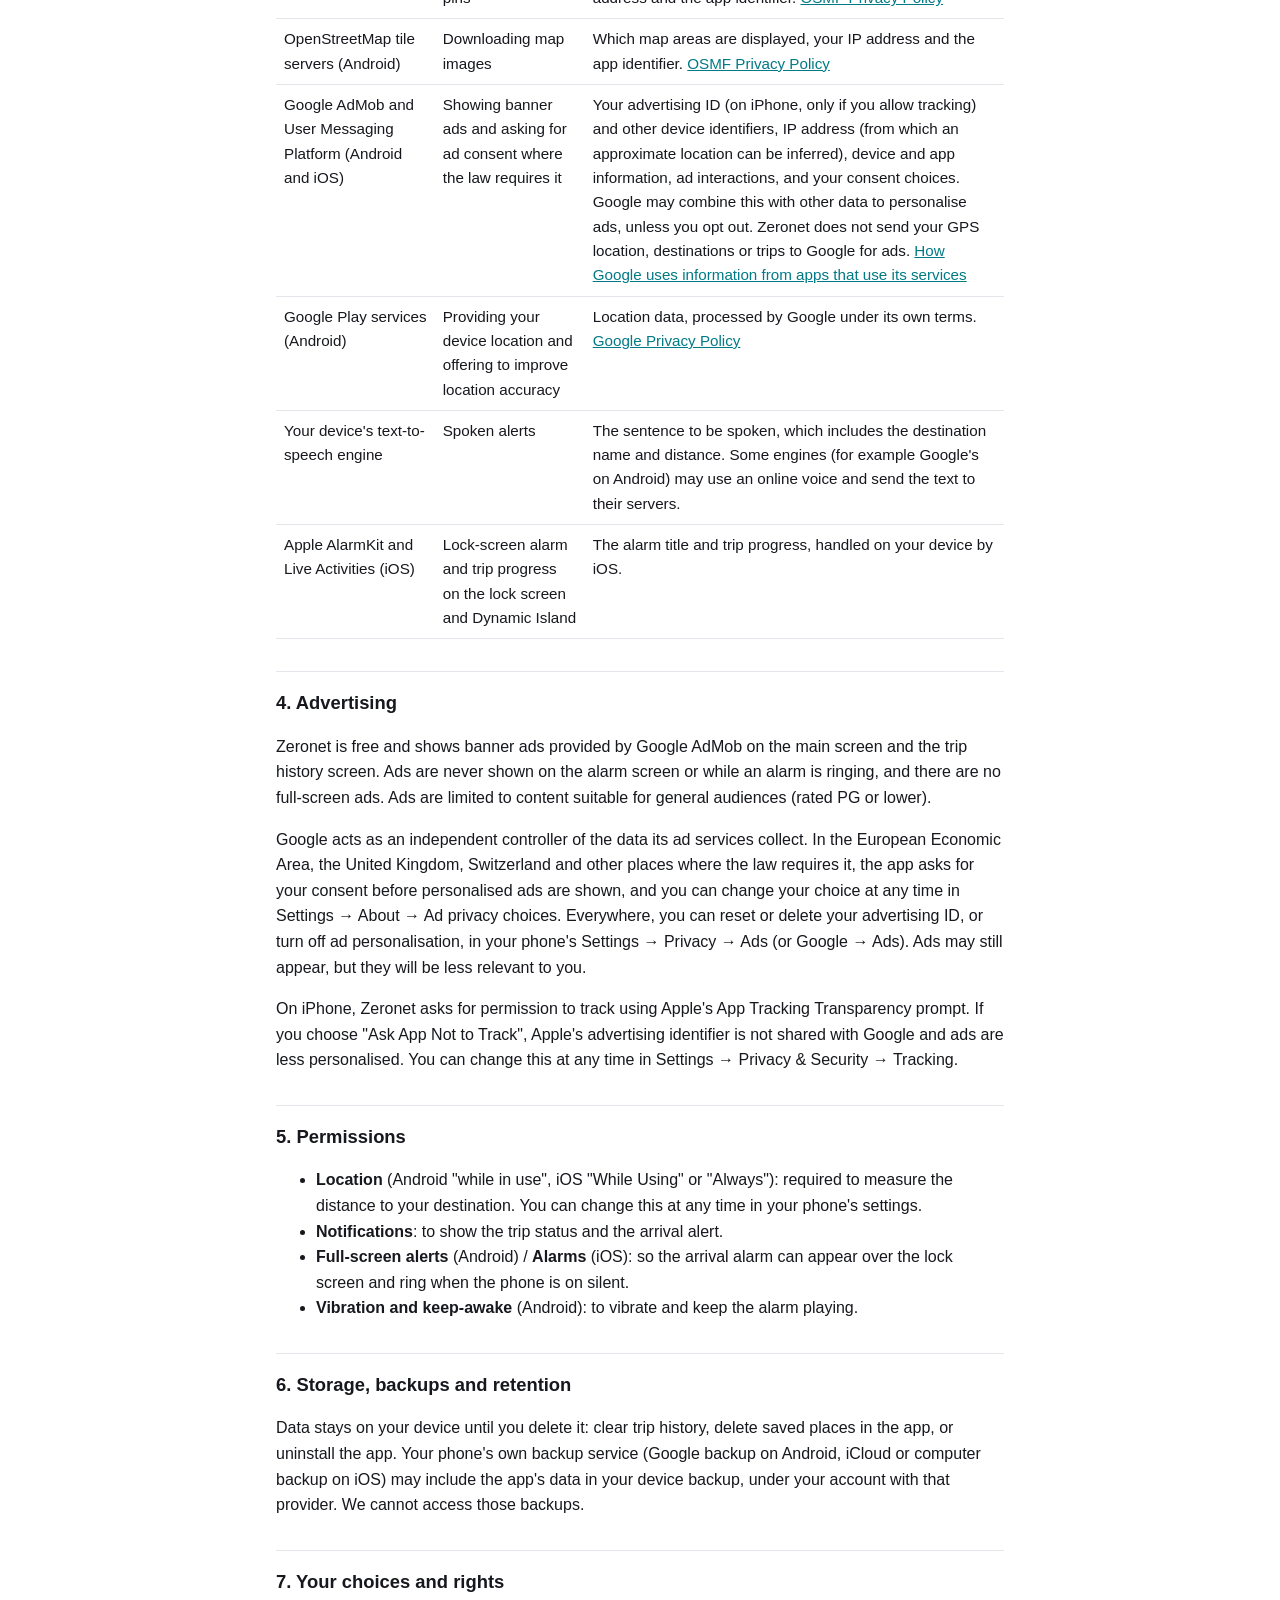
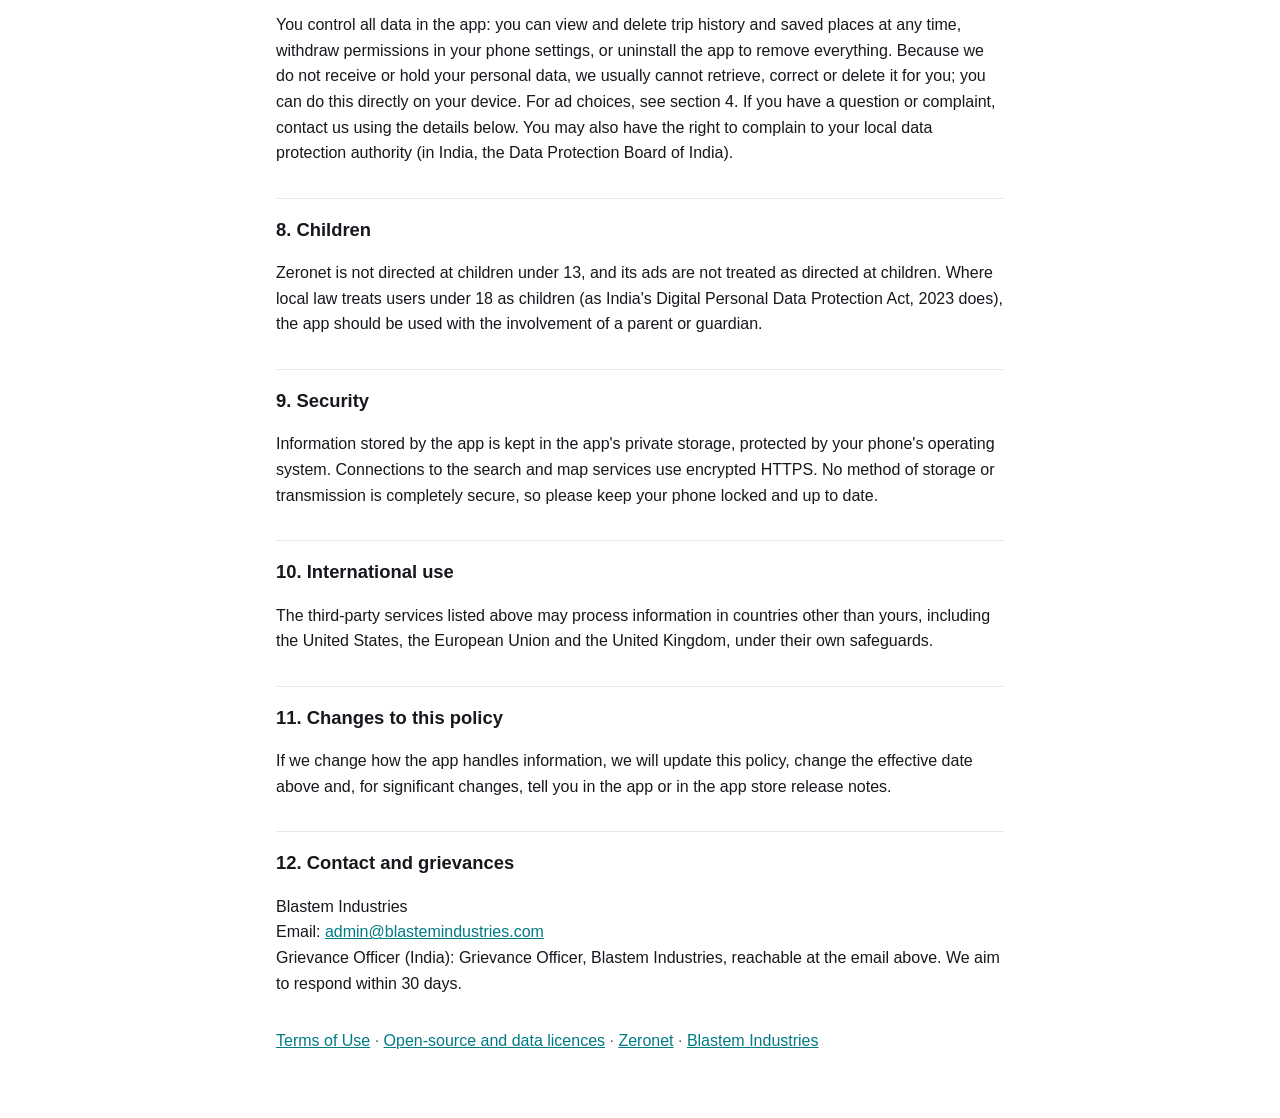
<file: zeronet-privacy.html>
<!doctype html>
<html lang="en">
<head>
<meta charset="utf-8">
<meta name="viewport" content="width=device-width, initial-scale=1">
<title>Zeronet Privacy Policy</title>
<link rel="stylesheet" href="zeronet-legal.css">
</head>
<body>
<main>
<h1>Zeronet Privacy Policy</h1>
<p class="meta">Effective date: 19 November 2026 · Applies to the Zeronet apps for Android and iOS</p>

<p class="note">In short: Zeronet uses your location on your phone to tell you how far you are from your destination and to wake you before you arrive. We do not have accounts, servers or analytics, and we never receive your location. Your trips, saved places and settings stay on your device. Zeronet is free and shows ads from Google AdMob. On Android this uses your device's advertising ID; on iPhone, Apple's advertising identifier is used only if you allow tracking when asked. Some information is sent to the map, search, location, voice and advertising services the app relies on, as described below.</p>

<h2>1. Who we are</h2>
<p>Zeronet is published by Blastem Industries ("we", "us"). Contact: <a href="mailto:admin@blastemindustries.com">admin@blastemindustries.com</a>.</p>

<h2>2. Information the app uses</h2>

<h3>Location</h3>
<p>Zeronet uses your device's precise or approximate location (whichever you allow) to:</p>
<ul>
  <li>show where you are on the map and measure the distance to the destination you pick;</li>
  <li>during a trip you start, keep measuring that distance while the app is in the background or the phone is locked, so it can alert you near your destination;</li>
  <li>on iOS, if you allow "Always" location, ask iOS to watch the area around your destination so the arrival alarm can still ring if the app was closed.</li>
</ul>
<p>Location is only tracked in the background while a trip is active. Tracking stops when you arrive, stop the alarm or cancel the trip. On Android, a notification is shown for as long as tracking runs. Your location is processed on your device and is <strong>not sent to us</strong>.</p>

<h3>Destinations, trip history and saved places</h3>
<p>The places you search for or pin, your trip history (destination, start and end time, distance travelled, outcome) and saved destinations (name, coordinates and alert distance) are stored only on your device. We never receive them.</p>

<h3>Settings</h3>
<p>Your choices (alarm tone, alert style, voice language, arrival radius and similar) are stored on your device.</p>

<h3>What we do not collect</h3>
<p>We do not collect your name, email, phone number, contacts, photos, files or payment details. There is no sign-in and no analytics software. We do not sell or rent personal data. Both apps show ads (see section 4).</p>

<h2>3. Services that receive information</h2>
<p>To work, the app sends limited information directly from your device to these services. Each acts under its own privacy policy.</p>
<div class="table-wrap">
<table>
<tr><th>Service</th><th>Used for</th><th>What it receives</th></tr>
<tr><td>Apple Maps (iOS)</td><td>Map display, place search, naming dropped pins</td><td>Your search text, the area of the map or your approximate area, pin coordinates, and standard network data such as your IP address. <a href="https://www.apple.com/legal/privacy/">Apple Privacy Policy</a></td></tr>
<tr><td>OpenStreetMap Nominatim (Android)</td><td>Place search and naming dropped pins</td><td>Your search text, an area around your approximate location used to rank nearby results, pin coordinates, your IP address and the app identifier. <a href="https://osmfoundation.org/wiki/Privacy_Policy">OSMF Privacy Policy</a></td></tr>
<tr><td>OpenStreetMap tile servers (Android)</td><td>Downloading map images</td><td>Which map areas are displayed, your IP address and the app identifier. <a href="https://osmfoundation.org/wiki/Privacy_Policy">OSMF Privacy Policy</a></td></tr>
<tr><td>Google AdMob and User Messaging Platform (Android and iOS)</td><td>Showing banner ads and asking for ad consent where the law requires it</td><td>Your advertising ID (on iPhone, only if you allow tracking) and other device identifiers, IP address (from which an approximate location can be inferred), device and app information, ad interactions, and your consent choices. Google may combine this with other data to personalise ads, unless you opt out. Zeronet does not send your GPS location, destinations or trips to Google for ads. <a href="https://policies.google.com/technologies/partner-sites">How Google uses information from apps that use its services</a></td></tr>
<tr><td>Google Play services (Android)</td><td>Providing your device location and offering to improve location accuracy</td><td>Location data, processed by Google under its own terms. <a href="https://policies.google.com/privacy">Google Privacy Policy</a></td></tr>
<tr><td>Your device's text-to-speech engine</td><td>Spoken alerts</td><td>The sentence to be spoken, which includes the destination name and distance. Some engines (for example Google's on Android) may use an online voice and send the text to their servers.</td></tr>
<tr><td>Apple AlarmKit and Live Activities (iOS)</td><td>Lock-screen alarm and trip progress on the lock screen and Dynamic Island</td><td>The alarm title and trip progress, handled on your device by iOS.</td></tr>
</table>
</div>

<h2>4. Advertising</h2>
<p>Zeronet is free and shows banner ads provided by Google AdMob on the main screen and the trip history screen. Ads are never shown on the alarm screen or while an alarm is ringing, and there are no full-screen ads. Ads are limited to content suitable for general audiences (rated PG or lower).</p>
<p>Google acts as an independent controller of the data its ad services collect. In the European Economic Area, the United Kingdom, Switzerland and other places where the law requires it, the app asks for your consent before personalised ads are shown, and you can change your choice at any time in Settings → About → Ad privacy choices. Everywhere, you can reset or delete your advertising ID, or turn off ad personalisation, in your phone's Settings → Privacy → Ads (or Google → Ads). Ads may still appear, but they will be less relevant to you.</p>
<p>On iPhone, Zeronet asks for permission to track using Apple's App Tracking Transparency prompt. If you choose "Ask App Not to Track", Apple's advertising identifier is not shared with Google and ads are less personalised. You can change this at any time in Settings → Privacy & Security → Tracking.</p>

<h2>5. Permissions</h2>
<ul>
  <li><strong>Location</strong> (Android "while in use", iOS "While Using" or "Always"): required to measure the distance to your destination. You can change this at any time in your phone's settings.</li>
  <li><strong>Notifications</strong>: to show the trip status and the arrival alert.</li>
  <li><strong>Full-screen alerts</strong> (Android) / <strong>Alarms</strong> (iOS): so the arrival alarm can appear over the lock screen and ring when the phone is on silent.</li>
  <li><strong>Vibration and keep-awake</strong> (Android): to vibrate and keep the alarm playing.</li>
</ul>

<h2>6. Storage, backups and retention</h2>
<p>Data stays on your device until you delete it: clear trip history, delete saved places in the app, or uninstall the app. Your phone's own backup service (Google backup on Android, iCloud or computer backup on iOS) may include the app's data in your device backup, under your account with that provider. We cannot access those backups.</p>

<h2>7. Your choices and rights</h2>
<p>You control all data in the app: you can view and delete trip history and saved places at any time, withdraw permissions in your phone settings, or uninstall the app to remove everything. Because we do not receive or hold your personal data, we usually cannot retrieve, correct or delete it for you; you can do this directly on your device. For ad choices, see section 4. If you have a question or complaint, contact us using the details below. You may also have the right to complain to your local data protection authority (in India, the Data Protection Board of India).</p>

<h2>8. Children</h2>
<p>Zeronet is not directed at children under 13, and its ads are not treated as directed at children. Where local law treats users under 18 as children (as India's Digital Personal Data Protection Act, 2023 does), the app should be used with the involvement of a parent or guardian.</p>

<h2>9. Security</h2>
<p>Information stored by the app is kept in the app's private storage, protected by your phone's operating system. Connections to the search and map services use encrypted HTTPS. No method of storage or transmission is completely secure, so please keep your phone locked and up to date.</p>

<h2>10. International use</h2>
<p>The third-party services listed above may process information in countries other than yours, including the United States, the European Union and the United Kingdom, under their own safeguards.</p>

<h2>11. Changes to this policy</h2>
<p>If we change how the app handles information, we will update this policy, change the effective date above and, for significant changes, tell you in the app or in the app store release notes.</p>

<h2>12. Contact and grievances</h2>
<p>Blastem Industries<br>
Email: <a href="mailto:admin@blastemindustries.com">admin@blastemindustries.com</a><br>
Grievance Officer (India): Grievance Officer, Blastem Industries, reachable at the email above. We aim to respond within 30 days.</p>

<nav class="links"><a href="zeronet-terms.html">Terms of Use</a> · <a href="zeronet-licenses.html">Open-source and data licences</a> · <a href="zeronet.html">Zeronet</a> · <a href="./">Blastem Industries</a></nav>
</main>
</body>
</html>
</file>
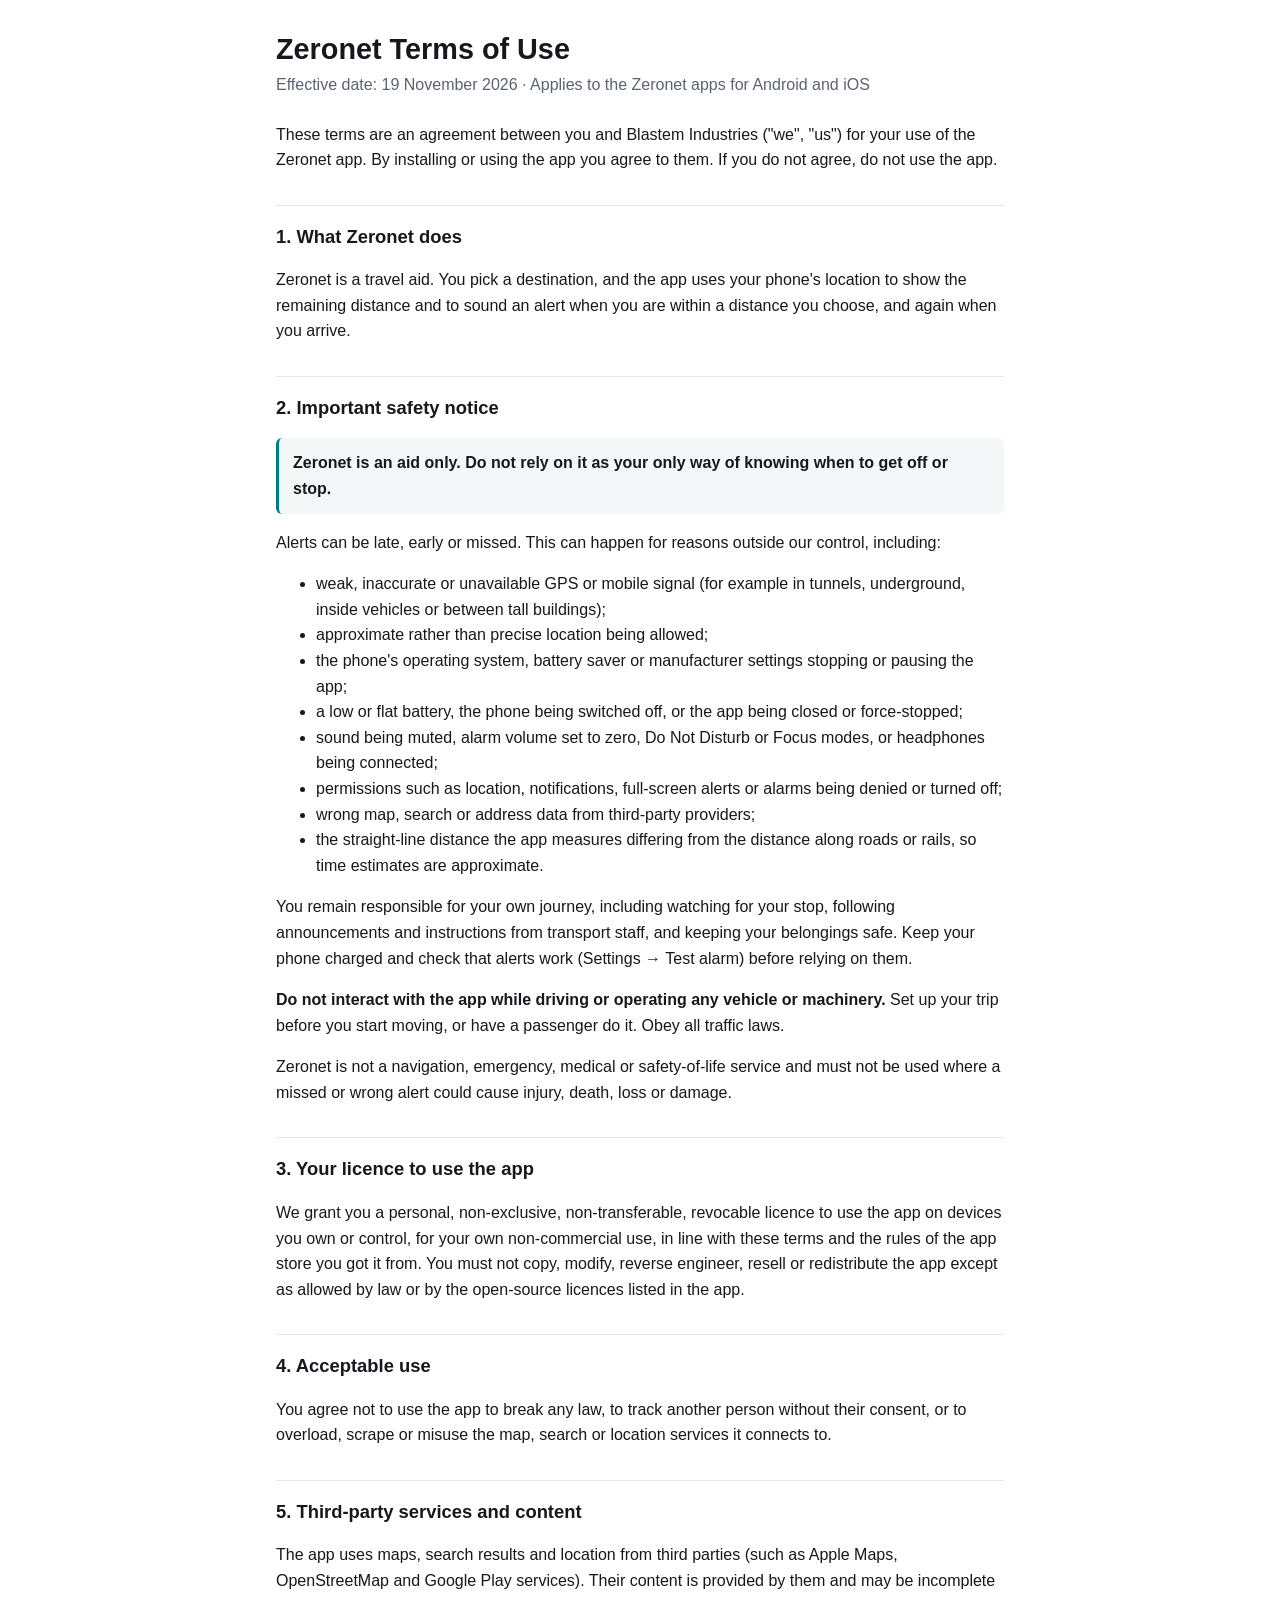
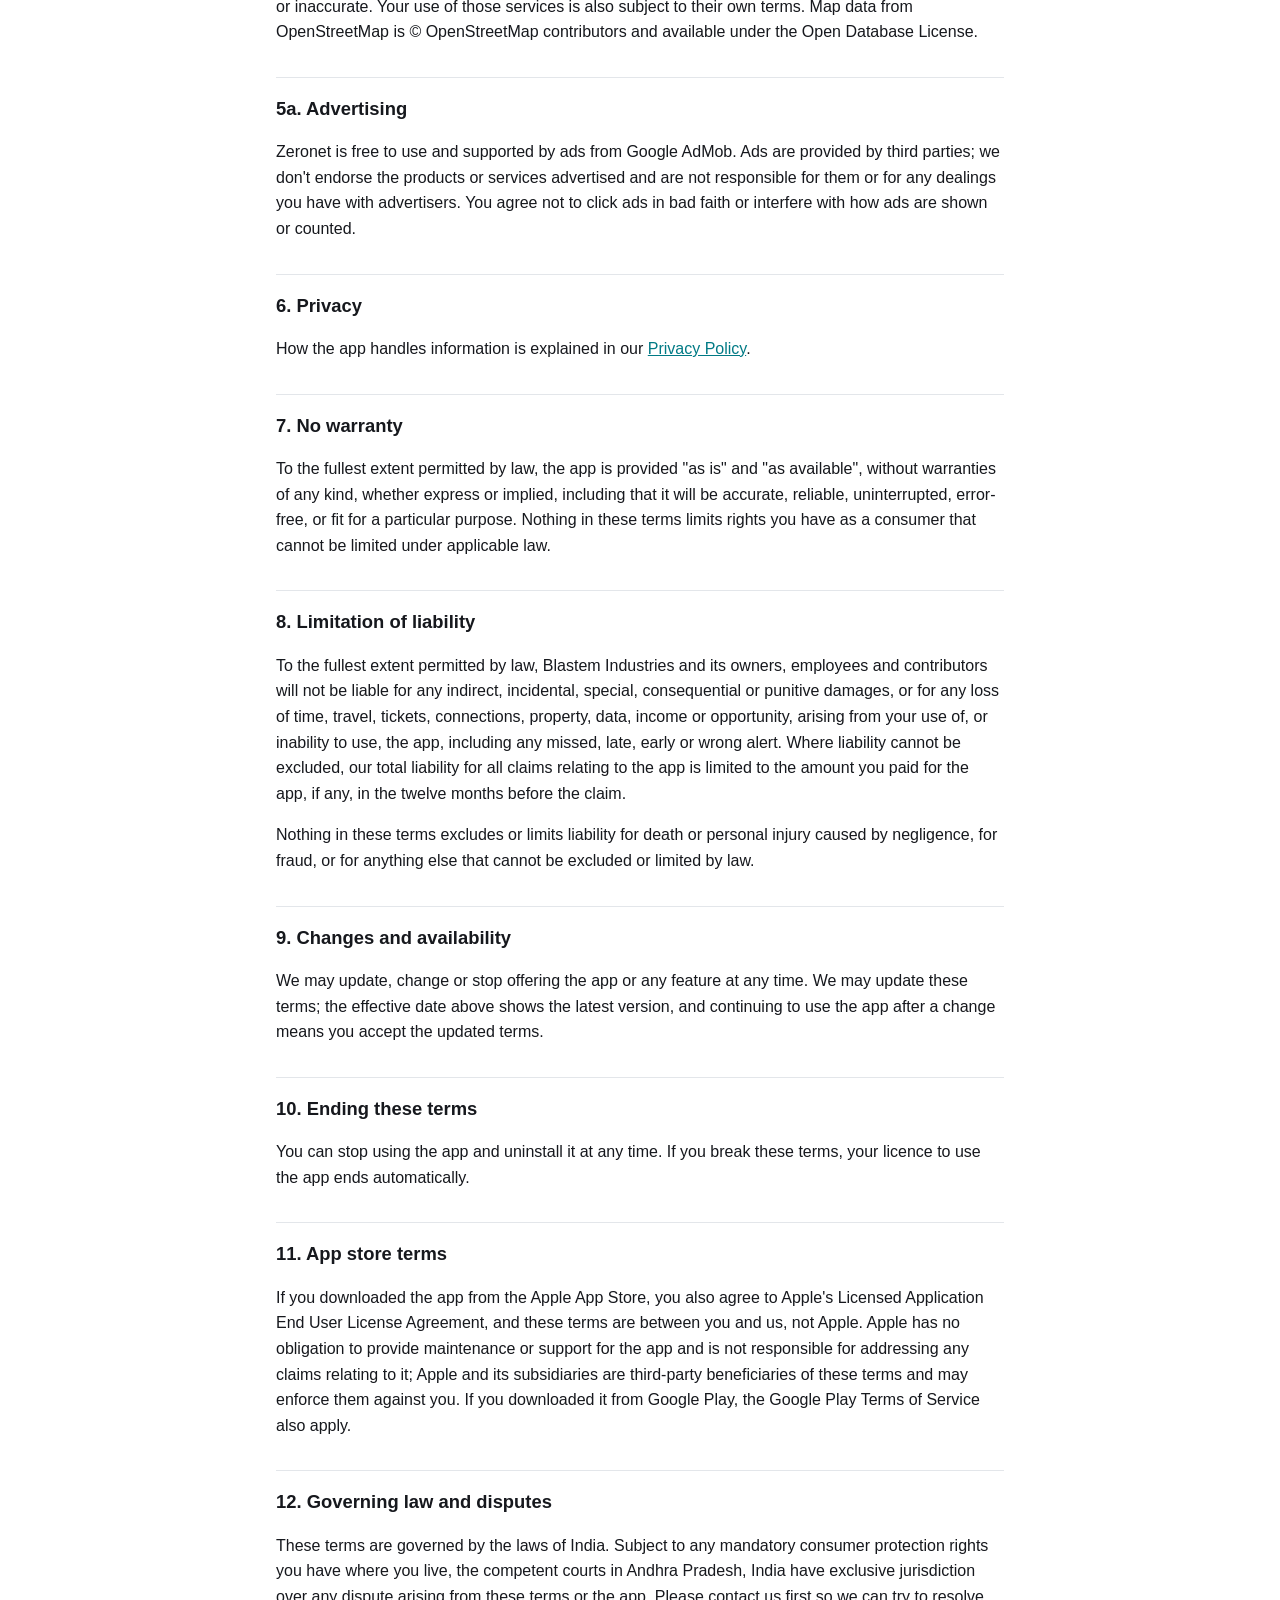
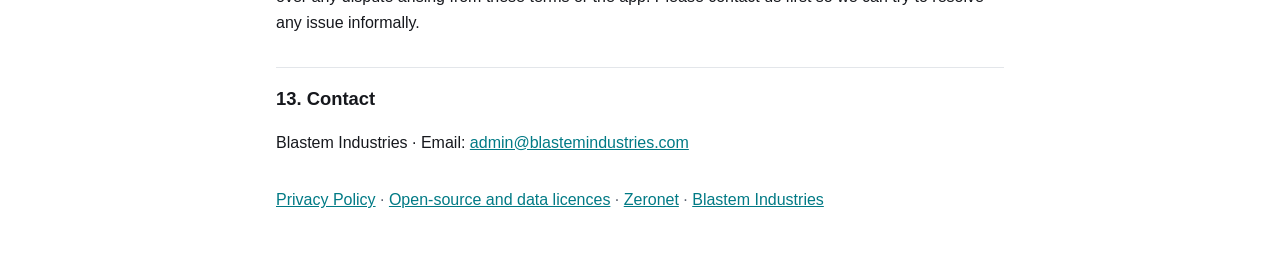
<file: zeronet-terms.html>
<!doctype html>
<html lang="en">
<head>
<meta charset="utf-8">
<meta name="viewport" content="width=device-width, initial-scale=1">
<title>Zeronet Terms of Use</title>
<link rel="stylesheet" href="zeronet-legal.css">
</head>
<body>
<main>
<h1>Zeronet Terms of Use</h1>
<p class="meta">Effective date: 19 November 2026 · Applies to the Zeronet apps for Android and iOS</p>

<p>These terms are an agreement between you and Blastem Industries ("we", "us") for your use of the Zeronet app. By installing or using the app you agree to them. If you do not agree, do not use the app.</p>

<h2>1. What Zeronet does</h2>
<p>Zeronet is a travel aid. You pick a destination, and the app uses your phone's location to show the remaining distance and to sound an alert when you are within a distance you choose, and again when you arrive.</p>

<h2>2. Important safety notice</h2>
<p class="note"><strong>Zeronet is an aid only. Do not rely on it as your only way of knowing when to get off or stop.</strong></p>
<p>Alerts can be late, early or missed. This can happen for reasons outside our control, including:</p>
<ul>
  <li>weak, inaccurate or unavailable GPS or mobile signal (for example in tunnels, underground, inside vehicles or between tall buildings);</li>
  <li>approximate rather than precise location being allowed;</li>
  <li>the phone's operating system, battery saver or manufacturer settings stopping or pausing the app;</li>
  <li>a low or flat battery, the phone being switched off, or the app being closed or force-stopped;</li>
  <li>sound being muted, alarm volume set to zero, Do Not Disturb or Focus modes, or headphones being connected;</li>
  <li>permissions such as location, notifications, full-screen alerts or alarms being denied or turned off;</li>
  <li>wrong map, search or address data from third-party providers;</li>
  <li>the straight-line distance the app measures differing from the distance along roads or rails, so time estimates are approximate.</li>
</ul>
<p>You remain responsible for your own journey, including watching for your stop, following announcements and instructions from transport staff, and keeping your belongings safe. Keep your phone charged and check that alerts work (Settings → Test alarm) before relying on them.</p>
<p><strong>Do not interact with the app while driving or operating any vehicle or machinery.</strong> Set up your trip before you start moving, or have a passenger do it. Obey all traffic laws.</p>
<p>Zeronet is not a navigation, emergency, medical or safety-of-life service and must not be used where a missed or wrong alert could cause injury, death, loss or damage.</p>

<h2>3. Your licence to use the app</h2>
<p>We grant you a personal, non-exclusive, non-transferable, revocable licence to use the app on devices you own or control, for your own non-commercial use, in line with these terms and the rules of the app store you got it from. You must not copy, modify, reverse engineer, resell or redistribute the app except as allowed by law or by the open-source licences listed in the app.</p>

<h2>4. Acceptable use</h2>
<p>You agree not to use the app to break any law, to track another person without their consent, or to overload, scrape or misuse the map, search or location services it connects to.</p>

<h2>5. Third-party services and content</h2>
<p>The app uses maps, search results and location from third parties (such as Apple Maps, OpenStreetMap and Google Play services). Their content is provided by them and may be incomplete or inaccurate. Your use of those services is also subject to their own terms. Map data from OpenStreetMap is © OpenStreetMap contributors and available under the Open Database License.</p>

<h2>5a. Advertising</h2>
<p>Zeronet is free to use and supported by ads from Google AdMob. Ads are provided by third parties; we don't endorse the products or services advertised and are not responsible for them or for any dealings you have with advertisers. You agree not to click ads in bad faith or interfere with how ads are shown or counted.</p>

<h2>6. Privacy</h2>
<p>How the app handles information is explained in our <a href="zeronet-privacy.html">Privacy Policy</a>.</p>

<h2>7. No warranty</h2>
<p>To the fullest extent permitted by law, the app is provided "as is" and "as available", without warranties of any kind, whether express or implied, including that it will be accurate, reliable, uninterrupted, error-free, or fit for a particular purpose. Nothing in these terms limits rights you have as a consumer that cannot be limited under applicable law.</p>

<h2>8. Limitation of liability</h2>
<p>To the fullest extent permitted by law, Blastem Industries and its owners, employees and contributors will not be liable for any indirect, incidental, special, consequential or punitive damages, or for any loss of time, travel, tickets, connections, property, data, income or opportunity, arising from your use of, or inability to use, the app, including any missed, late, early or wrong alert. Where liability cannot be excluded, our total liability for all claims relating to the app is limited to the amount you paid for the app, if any, in the twelve months before the claim.</p>
<p>Nothing in these terms excludes or limits liability for death or personal injury caused by negligence, for fraud, or for anything else that cannot be excluded or limited by law.</p>

<h2>9. Changes and availability</h2>
<p>We may update, change or stop offering the app or any feature at any time. We may update these terms; the effective date above shows the latest version, and continuing to use the app after a change means you accept the updated terms.</p>

<h2>10. Ending these terms</h2>
<p>You can stop using the app and uninstall it at any time. If you break these terms, your licence to use the app ends automatically.</p>

<h2>11. App store terms</h2>
<p>If you downloaded the app from the Apple App Store, you also agree to Apple's Licensed Application End User License Agreement, and these terms are between you and us, not Apple. Apple has no obligation to provide maintenance or support for the app and is not responsible for addressing any claims relating to it; Apple and its subsidiaries are third-party beneficiaries of these terms and may enforce them against you. If you downloaded it from Google Play, the Google Play Terms of Service also apply.</p>

<h2>12. Governing law and disputes</h2>
<p>These terms are governed by the laws of India. Subject to any mandatory consumer protection rights you have where you live, the competent courts in Andhra Pradesh, India have exclusive jurisdiction over any dispute arising from these terms or the app. Please contact us first so we can try to resolve any issue informally.</p>

<h2>13. Contact</h2>
<p>Blastem Industries · Email: <a href="mailto:admin@blastemindustries.com">admin@blastemindustries.com</a></p>

<nav class="links"><a href="zeronet-privacy.html">Privacy Policy</a> · <a href="zeronet-licenses.html">Open-source and data licences</a> · <a href="zeronet.html">Zeronet</a> · <a href="./">Blastem Industries</a></nav>
</main>
</body>
</html>
</file>
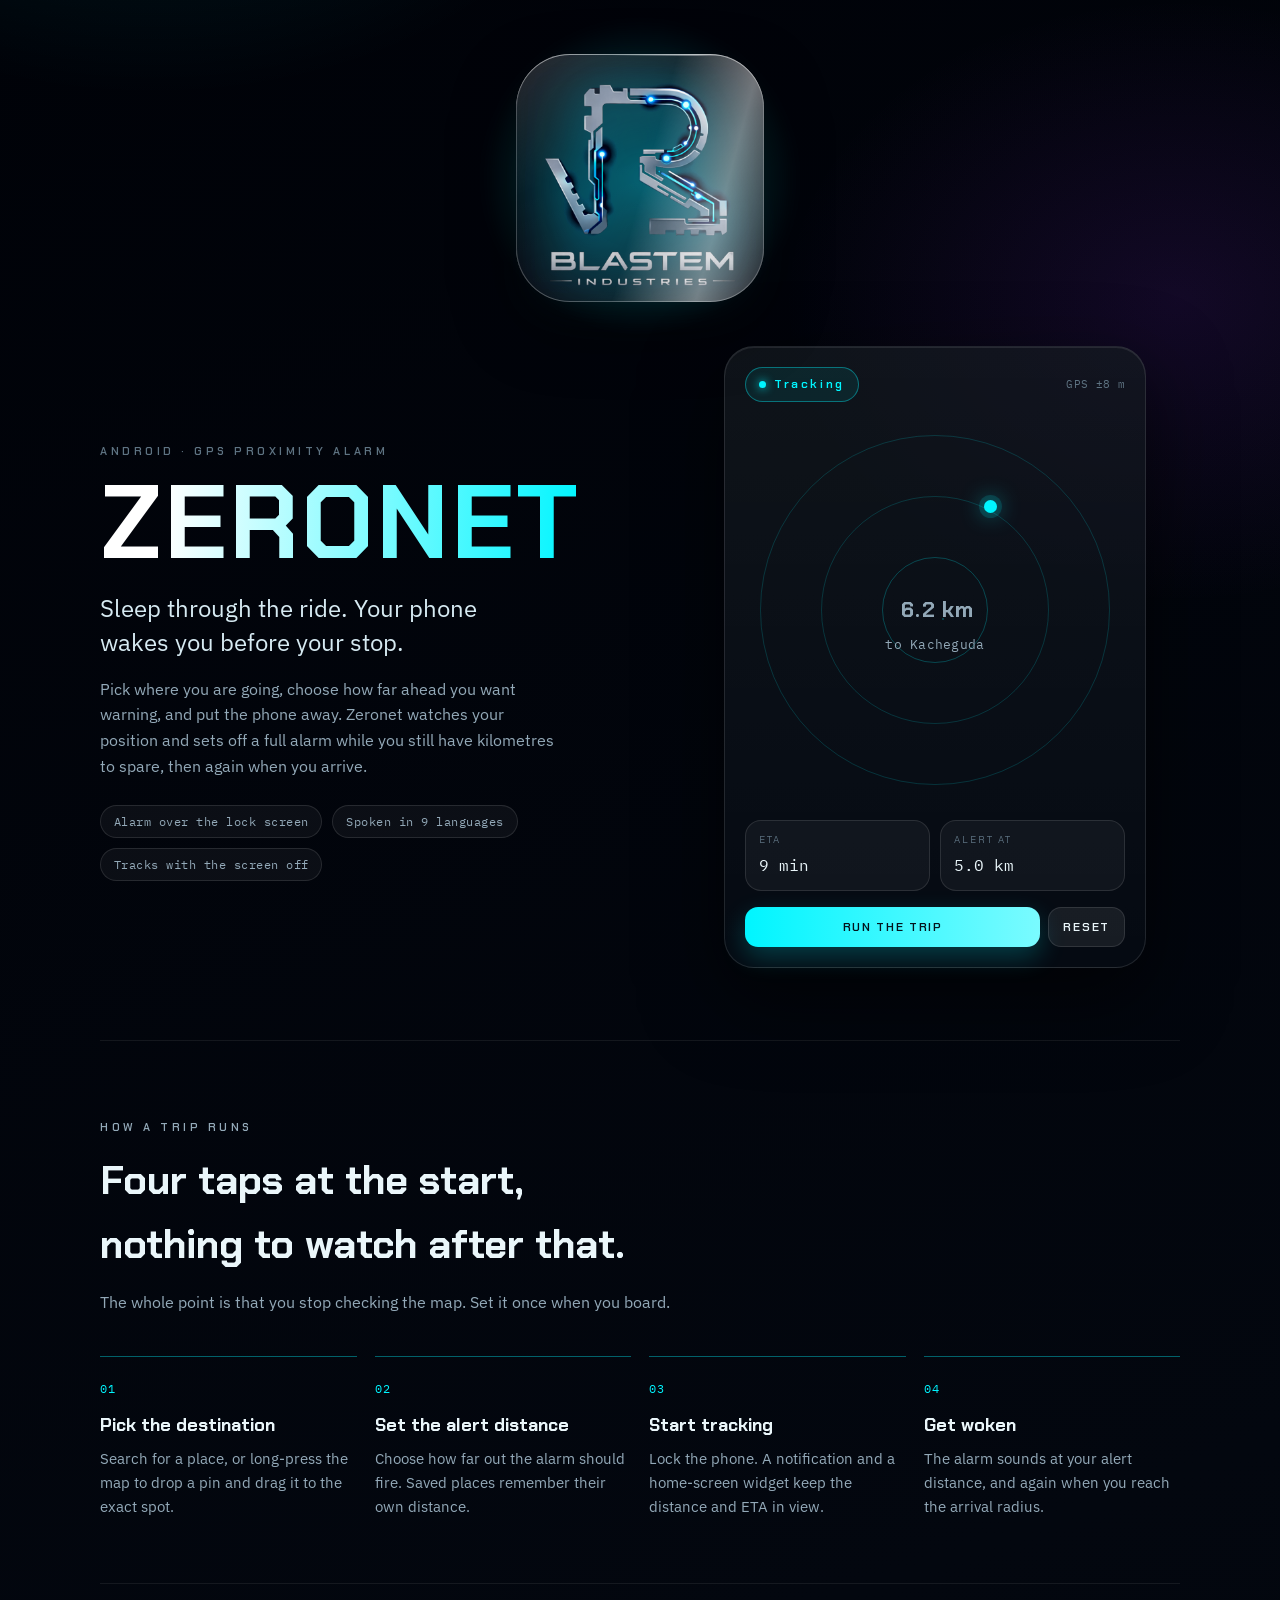
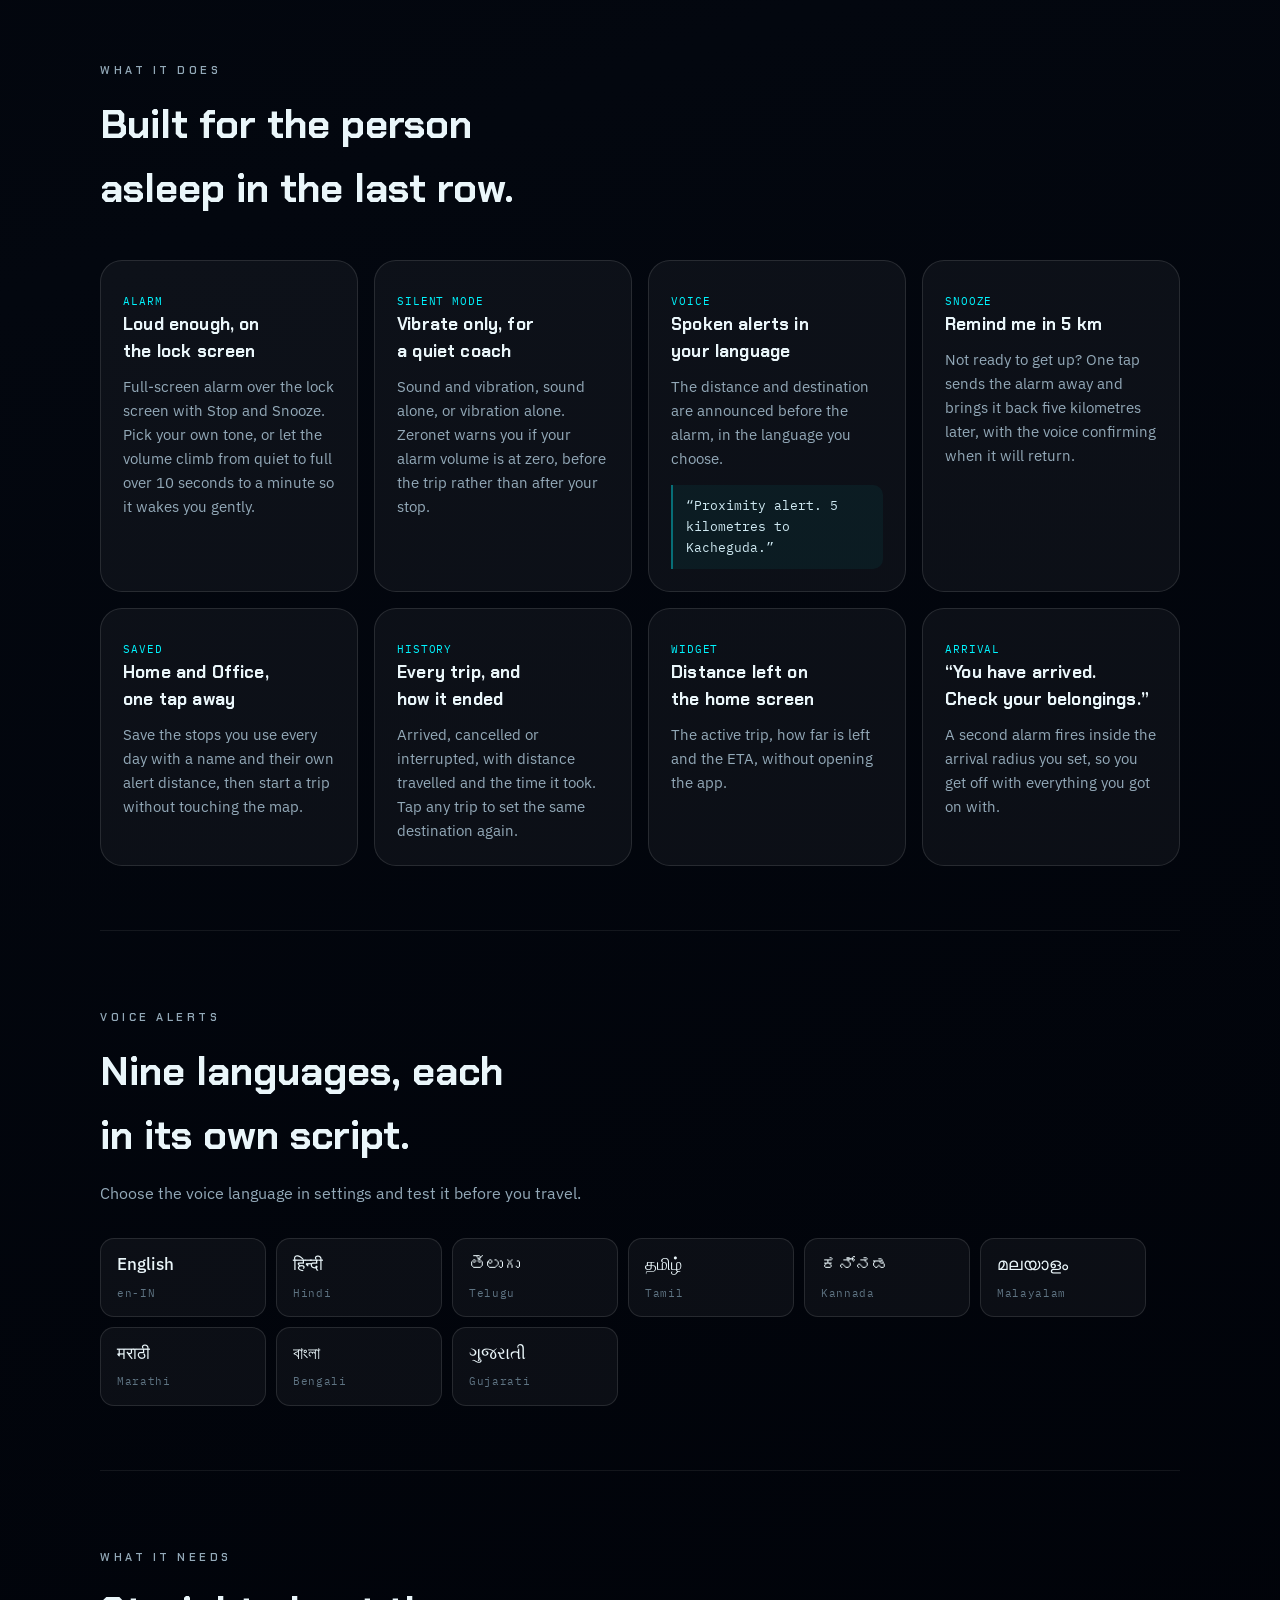
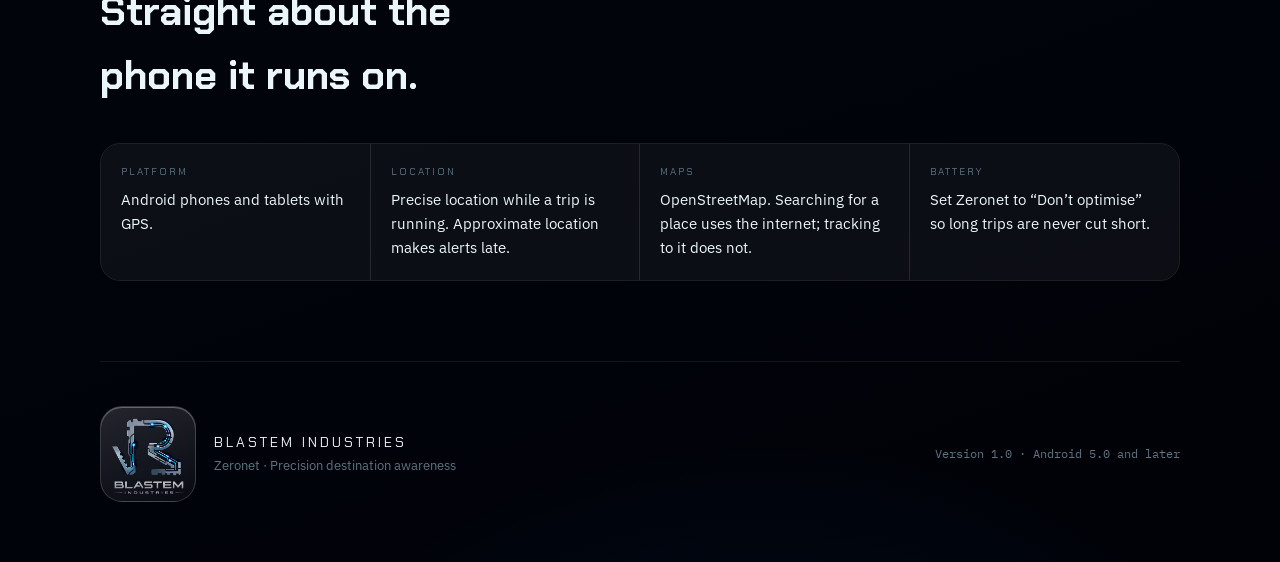
<file: zeronet.html>
<!doctype html>
<html lang="en">
<meta charset="utf-8">
<meta name="viewport" content="width=device-width, initial-scale=1">
<link rel="icon" href="./blastem-mark.png">
<title>Zeronet</title>
<link rel="stylesheet" href="./assets/fonts/fonts.css">
<style>
  :root {
    color-scheme: dark;
    --void: #000208;
    --ink: #03070F;
    --panel: rgba(255, 255, 255, 0.045);
    --panel-strong: rgba(255, 255, 255, 0.075);
    --edge: rgba(255, 255, 255, 0.11);
    --edge-bright: rgba(0, 245, 255, 0.38);
    --cyan: #00F5FF;
    --ice: #7AFBFF;
    --violet: #C7A7FF;
    --amber: #FFC24B;
    --text: #EAF6FA;
    --muted: #93A9B8;
    --dim: #5E7382;

    --display: "Chakra Petch", "Trebuchet MS", sans-serif;
    --body: "IBM Plex Sans", system-ui, -apple-system, sans-serif;
    --mono: "IBM Plex Mono", ui-monospace, "SF Mono", Menlo, monospace;
  }

  body {
    margin: 0;
    background:
      radial-gradient(760px 520px at 12% -6%, rgba(0, 245, 255, 0.10), transparent 62%),
      radial-gradient(680px 520px at 92% 8%, rgba(138, 43, 226, 0.13), transparent 58%),
      radial-gradient(900px 700px at 60% 108%, rgba(0, 120, 255, 0.10), transparent 60%),
      linear-gradient(160deg, var(--void), var(--ink) 45%, var(--void));
    color: var(--text);
    font-family: var(--body);
    font-size: 16px;
    line-height: 1.6;
    -webkit-font-smoothing: antialiased;
  }

  .wrap {
    max-width: 1080px;
    margin: 0 auto;
    padding-inline: 20px;
    padding-block: 0 0;
  }

  ::selection { background: rgba(0, 245, 255, 0.28); }

  a { color: var(--ice); }

  :focus-visible {
    outline: 2px solid var(--cyan);
    outline-offset: 3px;
  }

  h1, h2, h3 { font-family: var(--display); font-weight: 700; text-wrap: balance; margin: 0; }

  .eyebrow {
    font-family: var(--display);
    font-size: 11px;
    font-weight: 600;
    letter-spacing: 0.32em;
    text-transform: uppercase;
    color: var(--dim);
  }

  /* ---------- masthead: the company mark the app itself opens with ---------- */

  .masthead {
    display: flex;
    flex-direction: column;
    align-items: center;
    gap: 14px;
    padding-block: 54px 10px;
  }

  /* The mark set in glass: a frosted pane lifted off the page, lit from the top-left, with a
     sheen that travels across it. The blur samples the aurora washes behind the page, so the
     pane carries their colour the way real glass carries what is behind it. */
  .logo-glass {
    position: relative;
    width: 196px;
    height: 196px;
    display: grid;
    place-items: center;
    border-radius: 54px;
    padding: 26px;
    isolation: isolate;
    background:
      linear-gradient(160deg, rgba(255, 255, 255, 0.16), rgba(255, 255, 255, 0.03) 42%, rgba(255, 255, 255, 0.07));
    backdrop-filter: blur(22px) saturate(150%);
    -webkit-backdrop-filter: blur(22px) saturate(150%);
    box-shadow:
      0 26px 60px rgba(0, 0, 0, 0.55),
      inset 0 1px 0 rgba(255, 255, 255, 0.4),
      inset 0 -1px 0 rgba(255, 255, 255, 0.08);
  }

  /* The cyan bloom of the mark's own circuitry, escaping the pane. */
  .logo-glass::before {
    content: "";
    position: absolute;
    inset: -18%;
    z-index: -1;
    border-radius: 50%;
    background: radial-gradient(circle, rgba(0, 245, 255, 0.30), rgba(0, 245, 255, 0) 66%);
    filter: blur(6px);
  }

  /* The lit edge and the travelling sheen. */
  .logo-glass::after {
    content: "";
    position: absolute;
    inset: 0;
    border-radius: inherit;
    border: 1px solid rgba(255, 255, 255, 0.22);
    background: linear-gradient(105deg, transparent 38%, rgba(255, 255, 255, 0.42) 50%, transparent 62%);
    background-size: 260% 100%;
    background-position: 190% 0;
    animation: sheen 4.6s ease-in-out infinite;
    pointer-events: none;
  }

  @keyframes sheen {
    0% { background-position: 190% 0; }
    42% { background-position: -90% 0; }
    100% { background-position: -90% 0; }
  }

  .logo-glass img {
    position: relative;
    width: 100%;
    height: auto;
    filter: drop-shadow(0 8px 26px rgba(0, 200, 255, 0.45));
  }

  .masthead .eyebrow { color: rgba(0, 245, 255, 0.72); letter-spacing: 0.34em; }

  /* ---------- hero ---------- */

  .hero {
    display: grid;
    grid-template-columns: minmax(0, 1.05fr) minmax(0, 0.95fr);
    gap: 48px;
    align-items: center;
    padding-block: 34px 72px;
  }

  .wordmark {
    font-family: var(--display);
    font-size: clamp(56px, 11vw, 104px);
    font-weight: 700;
    line-height: 0.92;
    letter-spacing: 0.02em;
    margin: 14px 0 0;
    background: linear-gradient(94deg, #FFFFFF 12%, var(--ice) 52%, var(--cyan) 88%);
    -webkit-background-clip: text;
    background-clip: text;
    color: transparent;
  }

  .thesis {
    font-size: clamp(19px, 2.3vw, 24px);
    line-height: 1.42;
    margin: 20px 0 0;
    max-width: 30ch;
    color: #D6EAF2;
  }

  .sub {
    margin: 18px 0 0;
    max-width: 46ch;
    color: var(--muted);
  }

  .hero-meta {
    display: flex;
    flex-wrap: wrap;
    gap: 10px;
    margin-top: 26px;
  }

  .chip {
    font-family: var(--mono);
    font-size: 12px;
    letter-spacing: 0.04em;
    color: var(--muted);
    border: 1px solid var(--edge);
    border-radius: 999px;
    padding: 6px 13px;
    background: var(--panel);
  }

  /* ---------- the console ---------- */

  .console {
    border: 1px solid var(--edge);
    border-radius: 30px;
    background:
      linear-gradient(180deg, rgba(255, 255, 255, 0.055), rgba(255, 255, 255, 0.015)),
      rgba(2, 8, 16, 0.72);
    box-shadow: 0 30px 80px rgba(0, 0, 0, 0.6), inset 0 1px 0 rgba(255, 255, 255, 0.09);
    padding: 20px;
    max-width: 380px;
    width: 100%;
    margin-inline: auto;
  }

  .console-top {
    display: flex;
    align-items: center;
    justify-content: space-between;
    gap: 10px;
  }

  .status {
    display: inline-flex;
    align-items: center;
    gap: 8px;
    font-family: var(--display);
    font-size: 12px;
    font-weight: 600;
    letter-spacing: 0.22em;
    padding: 7px 13px;
    border-radius: 999px;
    border: 1px solid var(--edge-bright);
    color: var(--cyan);
    background: rgba(0, 245, 255, 0.08);
  }

  .status .dot {
    width: 7px;
    height: 7px;
    border-radius: 50%;
    background: currentColor;
    box-shadow: 0 0 10px currentColor;
  }

  .console[data-state="alert"] .status {
    color: var(--amber);
    border-color: rgba(255, 194, 75, 0.45);
    background: rgba(255, 194, 75, 0.10);
  }

  .console[data-state="arrived"] .status {
    color: var(--ice);
    border-color: rgba(122, 251, 255, 0.5);
    background: rgba(122, 251, 255, 0.12);
  }

  .gps {
    font-family: var(--mono);
    font-size: 11px;
    color: var(--dim);
    letter-spacing: 0.03em;
  }

  .radar {
    position: relative;
    aspect-ratio: 1;
    max-width: 100%;
    margin: 18px 0 6px;
    display: grid;
    place-items: center;
  }

  .ring {
    position: absolute;
    border-radius: 50%;
    border: 1px solid rgba(0, 245, 255, 0.16);
  }

  .ring.r1 { inset: 4%; }
  .ring.r2 { inset: 20%; }
  .ring.r3 { inset: 36%; border-color: rgba(0, 245, 255, 0.24); }
  .ring.r4 { inset: 52%; border-color: rgba(0, 245, 255, 0.3); }

  .sweep {
    position: absolute;
    inset: 4%;
    border-radius: 50%;
    border: 1px solid rgba(0, 245, 255, 0.5);
    opacity: 0;
  }

  .console[data-running="1"] .sweep { animation: sweep 2.6s ease-out infinite; }
  .console[data-state="alert"] .sweep { border-color: rgba(255, 194, 75, 0.6); animation-duration: 1.1s; }

  @keyframes sweep {
    0% { transform: scale(0.42); opacity: 0.85; }
    100% { transform: scale(1); opacity: 0; }
  }

  .pin {
    position: absolute;
    top: 21%;
    left: 63%;
    width: 13px;
    height: 13px;
    border-radius: 50%;
    background: var(--cyan);
    box-shadow: 0 0 0 5px rgba(0, 245, 255, 0.14), 0 0 22px rgba(0, 245, 255, 0.8);
  }

  .readout { text-align: center; position: relative; }

  .distance {
    font-family: var(--display);
    font-size: 62px;
    font-weight: 700;
    line-height: 1;
    font-variant-numeric: tabular-nums;
    letter-spacing: -0.01em;
  }

  .distance span { font-size: 22px; color: var(--muted); margin-left: 6px; letter-spacing: 0.06em; }

  .to {
    font-family: var(--mono);
    font-size: 13px;
    color: var(--muted);
    margin-top: 8px;
    letter-spacing: 0.02em;
  }

  .console-grid {
    display: grid;
    grid-template-columns: 1fr 1fr;
    gap: 10px;
    margin-top: 20px;
  }

  .cell {
    border: 1px solid var(--edge);
    border-radius: 16px;
    padding: 11px 13px;
    background: var(--panel);
  }

  .cell dt {
    font-family: var(--display);
    font-size: 10px;
    letter-spacing: 0.2em;
    text-transform: uppercase;
    color: var(--dim);
  }

  .cell dd {
    margin: 5px 0 0;
    font-family: var(--mono);
    font-size: 16px;
    font-variant-numeric: tabular-nums;
    color: var(--text);
  }

  .alarm {
    margin-top: 14px;
    border: 1px solid rgba(255, 194, 75, 0.42);
    border-radius: 18px;
    background: linear-gradient(180deg, rgba(255, 194, 75, 0.14), rgba(255, 194, 75, 0.05));
    padding: 14px;
  }

  .alarm-title {
    font-family: var(--display);
    font-size: 13px;
    font-weight: 700;
    letter-spacing: 0.16em;
    color: var(--amber);
  }

  .alarm-body { font-size: 14px; color: #F2E4C6; margin-top: 4px; }

  .alarm-actions { display: flex; gap: 8px; margin-top: 12px; }

  button {
    font-family: var(--display);
    font-size: 12px;
    font-weight: 600;
    letter-spacing: 0.14em;
    text-transform: uppercase;
    border-radius: 13px;
    padding: 11px 14px;
    cursor: pointer;
    border: 1px solid var(--edge);
    background: var(--panel-strong);
    color: var(--text);
    transition: border-color 0.18s ease, background 0.18s ease, transform 0.18s ease;
  }

  button:hover { border-color: var(--edge-bright); transform: translateY(-1px); }

  .btn-primary {
    flex: 1;
    border: none;
    color: #04131C;
    background: linear-gradient(90deg, var(--cyan), var(--ice));
    box-shadow: 0 10px 26px rgba(0, 245, 255, 0.22);
  }

  .console-actions { display: flex; gap: 8px; margin-top: 16px; }

  /* ---------- sections ---------- */

  section { padding-block: 64px; border-top: 1px solid rgba(255, 255, 255, 0.07); }

  .section-head { max-width: 58ch; }

  .section-head h2 { font-size: clamp(28px, 4vw, 40px); margin-top: 12px; }

  .section-head p { color: var(--muted); margin: 14px 0 0; }

  .steps {
    display: grid;
    grid-template-columns: repeat(auto-fit, minmax(210px, 1fr));
    gap: 18px;
    margin-top: 40px;
    counter-reset: step;
  }

  .step {
    border-top: 1px solid var(--edge-bright);
    padding-top: 18px;
  }

  .step::before {
    counter-increment: step;
    content: counter(step, decimal-leading-zero);
    font-family: var(--mono);
    font-size: 12px;
    color: var(--cyan);
    letter-spacing: 0.1em;
  }

  .step h3 { font-size: 18px; margin-top: 10px; }

  .step p { color: var(--muted); font-size: 15px; margin: 8px 0 0; }

  .features {
    display: grid;
    grid-template-columns: repeat(auto-fit, minmax(258px, 1fr));
    gap: 16px;
    margin-top: 40px;
  }

  .feature {
    border: 1px solid var(--edge);
    border-radius: 22px;
    background: var(--panel);
    padding: 22px;
  }

  .feature h3 { font-size: 17px; letter-spacing: 0.01em; }

  .feature p { color: var(--muted); font-size: 15px; margin: 10px 0 0; }

  .feature .tag {
    font-family: var(--mono);
    font-size: 11px;
    color: var(--cyan);
    letter-spacing: 0.08em;
    text-transform: uppercase;
  }

  .quote {
    margin-top: 14px;
    padding: 11px 13px;
    border-left: 2px solid var(--edge-bright);
    background: rgba(0, 245, 255, 0.05);
    font-family: var(--mono);
    font-size: 13px;
    color: #CFE9F2;
    border-radius: 0 10px 10px 0;
  }

  .langs {
    display: flex;
    flex-wrap: wrap;
    gap: 10px;
    margin-top: 32px;
  }

  .lang {
    border: 1px solid var(--edge);
    border-radius: 14px;
    padding: 12px 16px;
    background: var(--panel);
    min-width: 132px;
  }

  .lang b { display: block; font-family: var(--body); font-size: 17px; font-weight: 500; }

  .lang span { font-family: var(--mono); font-size: 11px; color: var(--dim); letter-spacing: 0.06em; }

  .specs {
    display: grid;
    grid-template-columns: repeat(auto-fit, minmax(230px, 1fr));
    gap: 0;
    margin-top: 36px;
    border: 1px solid var(--edge);
    border-radius: 20px;
    overflow: hidden;
  }

  .spec {
    padding: 20px;
    border-right: 1px solid var(--edge);
    background: var(--panel);
  }

  .spec:last-child { border-right: none; }

  .spec dt {
    font-family: var(--display);
    font-size: 10px;
    letter-spacing: 0.2em;
    text-transform: uppercase;
    color: var(--dim);
  }

  .spec dd { margin: 8px 0 0; font-size: 15px; color: var(--text); }

  footer {
    border-top: 1px solid rgba(255, 255, 255, 0.07);
    padding-block: 44px 60px;
    display: flex;
    align-items: center;
    gap: 18px;
    flex-wrap: wrap;
  }

  .footer-glass {
    width: 74px;
    height: 74px;
    display: grid;
    place-items: center;
    padding: 10px;
    border-radius: 22px;
    background: linear-gradient(160deg, rgba(255, 255, 255, 0.14), rgba(255, 255, 255, 0.03));
    backdrop-filter: blur(14px) saturate(140%);
    -webkit-backdrop-filter: blur(14px) saturate(140%);
    border: 1px solid rgba(255, 255, 255, 0.16);
    box-shadow: inset 0 1px 0 rgba(255, 255, 255, 0.3);
  }

  footer img { width: 100%; height: auto; opacity: 0.95; }

  footer .f-name { font-family: var(--display); font-size: 14px; letter-spacing: 0.22em; text-transform: uppercase; }

  footer .f-line { color: var(--dim); font-size: 13px; margin-top: 3px; }

  footer .f-right { margin-left: auto; color: var(--dim); font-family: var(--mono); font-size: 12px; }

  @media (max-width: 860px) {
    .hero { grid-template-columns: 1fr; gap: 38px; padding-block: 20px 56px; }
    .masthead { padding-block: 34px 4px; }
    .logo-glass { width: 156px; height: 156px; border-radius: 44px; padding: 20px; }
    .distance { font-size: 54px; }
    .spec { border-right: none; border-bottom: 1px solid var(--edge); }
    .spec:last-child { border-bottom: none; }
    footer .f-right { margin-left: 0; width: 100%; }
  }

  @media (prefers-reduced-motion: reduce) {
    .logo-glass::after { animation: none; background-position: 50% 0; }
    * { animation-duration: 0.001ms !important; animation-iteration-count: 1 !important; transition-duration: 0.001ms !important; }
  }
</style>

<div class="wrap">
  <header class="masthead">
    <div class="logo-glass">
      <img src="blastem-logo.png" alt="Blastem Industries">
    </div>
  </header>

  <div class="hero">
    <div>
      <p class="eyebrow">Android &middot; GPS proximity alarm</p>
      <h1 class="wordmark">ZERONET</h1>
      <p class="thesis">Sleep through the ride. Your phone wakes you before your stop.</p>
      <p class="sub">
        Pick where you are going, choose how far ahead you want warning, and put the phone away.
        Zeronet watches your position and sets off a full alarm while you still have kilometres to
        spare, then again when you arrive.
      </p>
      <div class="hero-meta">
        <span class="chip">Alarm over the lock screen</span>
        <span class="chip">Spoken in 9 languages</span>
        <span class="chip">Tracks with the screen off</span>
      </div>
    </div>

    <div class="console" id="console" data-state="tracking" data-running="0">
      <div class="console-top">
        <span class="status"><span class="dot"></span><span id="statusText">Tracking</span></span>
        <span class="gps">GPS &plusmn;8 m</span>
      </div>

      <div class="radar">
        <div class="ring r1"></div>
        <div class="ring r2"></div>
        <div class="ring r3"></div>
        <div class="ring r4"></div>
        <div class="sweep"></div>
        <div class="pin"></div>
        <div class="readout">
          <div class="distance"><span id="distance">6.2</span><span>km</span></div>
          <div class="to">to Kacheguda</div>
        </div>
      </div>

      <dl class="console-grid">
        <div class="cell">
          <dt>ETA</dt>
          <dd id="eta">14 min</dd>
        </div>
        <div class="cell">
          <dt>Alert at</dt>
          <dd>5.0 km</dd>
        </div>
      </dl>

      <div class="alarm" id="alarm" hidden>
        <div class="alarm-title" id="alarmTitle">🚨 Proximity alert</div>
        <div class="alarm-body" id="alarmBody">5.0 km to Kacheguda</div>
        <div class="alarm-actions">
          <button type="button" id="snooze">Remind in 5 km</button>
          <button type="button" id="stopAlarm">Stop alarm</button>
        </div>
      </div>

      <div class="console-actions">
        <button type="button" class="btn-primary" id="run">Run the trip</button>
        <button type="button" id="reset">Reset</button>
      </div>
    </div>
  </div>

  <section>
    <div class="section-head">
      <p class="eyebrow">How a trip runs</p>
      <h2>Four taps at the start, nothing to watch after that.</h2>
      <p>The whole point is that you stop checking the map. Set it once when you board.</p>
    </div>
    <div class="steps">
      <div class="step">
        <h3>Pick the destination</h3>
        <p>Search for a place, or long-press the map to drop a pin and drag it to the exact spot.</p>
      </div>
      <div class="step">
        <h3>Set the alert distance</h3>
        <p>Choose how far out the alarm should fire. Saved places remember their own distance.</p>
      </div>
      <div class="step">
        <h3>Start tracking</h3>
        <p>Lock the phone. A notification and a home-screen widget keep the distance and ETA in view.</p>
      </div>
      <div class="step">
        <h3>Get woken</h3>
        <p>The alarm sounds at your alert distance, and again when you reach the arrival radius.</p>
      </div>
    </div>
  </section>

  <section>
    <div class="section-head">
      <p class="eyebrow">What it does</p>
      <h2>Built for the person asleep in the last row.</h2>
    </div>
    <div class="features">
      <div class="feature">
        <p class="tag">Alarm</p>
        <h3>Loud enough, on the lock screen</h3>
        <p>
          Full-screen alarm over the lock screen with Stop and Snooze. Pick your own tone, or let the
          volume climb from quiet to full over 10 seconds to a minute so it wakes you gently.
        </p>
      </div>
      <div class="feature">
        <p class="tag">Silent mode</p>
        <h3>Vibrate only, for a quiet coach</h3>
        <p>
          Sound and vibration, sound alone, or vibration alone. Zeronet warns you if your alarm volume
          is at zero, before the trip rather than after your stop.
        </p>
      </div>
      <div class="feature">
        <p class="tag">Voice</p>
        <h3>Spoken alerts in your language</h3>
        <p>The distance and destination are announced before the alarm, in the language you choose.</p>
        <div class="quote">&ldquo;Proximity alert. 5 kilometres to Kacheguda.&rdquo;</div>
      </div>
      <div class="feature">
        <p class="tag">Snooze</p>
        <h3>Remind me in 5 km</h3>
        <p>
          Not ready to get up? One tap sends the alarm away and brings it back five kilometres later,
          with the voice confirming when it will return.
        </p>
      </div>
      <div class="feature">
        <p class="tag">Saved</p>
        <h3>Home and Office, one tap away</h3>
        <p>
          Save the stops you use every day with a name and their own alert distance, then start a trip
          without touching the map.
        </p>
      </div>
      <div class="feature">
        <p class="tag">History</p>
        <h3>Every trip, and how it ended</h3>
        <p>
          Arrived, cancelled or interrupted, with distance travelled and the time it took. Tap any trip
          to set the same destination again.
        </p>
      </div>
      <div class="feature">
        <p class="tag">Widget</p>
        <h3>Distance left on the home screen</h3>
        <p>The active trip, how far is left and the ETA, without opening the app.</p>
      </div>
      <div class="feature">
        <p class="tag">Arrival</p>
        <h3>&ldquo;You have arrived. Check your belongings.&rdquo;</h3>
        <p>
          A second alarm fires inside the arrival radius you set, so you get off with everything you
          got on with.
        </p>
      </div>
    </div>
  </section>

  <section>
    <div class="section-head">
      <p class="eyebrow">Voice alerts</p>
      <h2>Nine languages, each in its own script.</h2>
      <p>Choose the voice language in settings and test it before you travel.</p>
    </div>
    <div class="langs">
      <div class="lang"><b>English</b><span>en-IN</span></div>
      <div class="lang"><b>हिन्दी</b><span>Hindi</span></div>
      <div class="lang"><b>తెలుగు</b><span>Telugu</span></div>
      <div class="lang"><b>தமிழ்</b><span>Tamil</span></div>
      <div class="lang"><b>ಕನ್ನಡ</b><span>Kannada</span></div>
      <div class="lang"><b>മലയാളം</b><span>Malayalam</span></div>
      <div class="lang"><b>मराठी</b><span>Marathi</span></div>
      <div class="lang"><b>বাংলা</b><span>Bengali</span></div>
      <div class="lang"><b>ગુજરાતી</b><span>Gujarati</span></div>
    </div>
  </section>

  <section>
    <div class="section-head">
      <p class="eyebrow">What it needs</p>
      <h2>Straight about the phone it runs on.</h2>
    </div>
    <dl class="specs">
      <div class="spec">
        <dt>Platform</dt>
        <dd>Android phones and tablets with GPS.</dd>
      </div>
      <div class="spec">
        <dt>Location</dt>
        <dd>Precise location while a trip is running. Approximate location makes alerts late.</dd>
      </div>
      <div class="spec">
        <dt>Maps</dt>
        <dd>OpenStreetMap. Searching for a place uses the internet; tracking to it does not.</dd>
      </div>
      <div class="spec">
        <dt>Battery</dt>
        <dd>Set Zeronet to &ldquo;Don&rsquo;t optimise&rdquo; so long trips are never cut short.</dd>
      </div>
    </dl>
  </section>

  <footer>
    <div class="footer-glass"><img src="blastem-logo.png" alt=""></div>
    <div>
      <div class="f-name">Blastem Industries</div>
      <div class="f-line">Zeronet &middot; Precision destination awareness</div>
    </div>
    <div class="f-right">Version 1.0 &middot; Android 5.0 and later</div>
  </footer>
</div>

<script>
  (function () {
    var box = document.getElementById("console");
    var distanceEl = document.getElementById("distance");
    var etaEl = document.getElementById("eta");
    var statusEl = document.getElementById("statusText");
    var alarm = document.getElementById("alarm");
    var alarmTitle = document.getElementById("alarmTitle");
    var alarmBody = document.getElementById("alarmBody");
    var runBtn = document.getElementById("run");

    var REST = 6.2;          // the console's resting state: mid-trip, alarm still ahead
    var START = 12.0;        // where the demo trip begins
    var ALERT_AT = 5.0;      // the alert distance set for this trip
    var ARRIVE_AT = 0.15;    // arrival radius, in kilometres
    var SPEED = 42;          // km/h, a plausible suburban train
    var calm = window.matchMedia("(prefers-reduced-motion: reduce)").matches;

    var km = REST;
    var snoozedTo = null;
    var raf = null;
    var last = 0;

    function show(state) {
      box.dataset.state = state;
      statusEl.textContent = state === "alert" ? "Alert" : state === "arrived" ? "Arrived" : "Tracking";
    }

    function paint() {
      distanceEl.textContent = km.toFixed(km < 1 ? 2 : 1);
      var minutes = Math.max(1, Math.round((km / SPEED) * 60));
      etaEl.textContent = km <= ARRIVE_AT ? "arrived" : minutes + " min";
    }

    function fire(kind) {
      if (kind === "arrived") {
        alarmTitle.textContent = "📍 You have arrived";
        alarmBody.textContent = "You have reached Kacheguda. Check your belongings.";
      } else {
        alarmTitle.textContent = "🚨 Proximity alert";
        alarmBody.textContent = km.toFixed(1) + " km to Kacheguda";
      }
      alarm.hidden = false;
      show(kind === "arrived" ? "arrived" : "alert");
      stop();
    }

    function stop() {
      box.dataset.running = "0";
      if (raf) cancelAnimationFrame(raf);
      raf = null;
      runBtn.textContent = "Run the trip";
    }

    function tick(now) {
      var dt = last ? (now - last) / 1000 : 0;
      last = now;
      // One second of the demo covers a minute of the ride.
      km = Math.max(0, km - (SPEED / 60) * dt);
      paint();

      if (km <= ARRIVE_AT) { km = 0; paint(); fire("arrived"); return; }
      var trigger = snoozedTo === null ? ALERT_AT : snoozedTo;
      if (trigger !== null && km <= trigger) { fire("proximity"); return; }
      raf = requestAnimationFrame(tick);
    }

    function run() {
      alarm.hidden = true;
      snoozedTo = null;
      km = START;
      show("tracking");
      paint();
      if (calm) { km = ALERT_AT; paint(); fire("proximity"); return; }
      box.dataset.running = "1";
      runBtn.textContent = "Running…";
      last = 0;
      raf = requestAnimationFrame(tick);
    }

    function reset() {
      stop();
      alarm.hidden = true;
      snoozedTo = null;
      km = REST;
      show("tracking");
      paint();
    }

    runBtn.addEventListener("click", run);
    document.getElementById("reset").addEventListener("click", reset);

    document.getElementById("snooze").addEventListener("click", function () {
      alarm.hidden = true;
      snoozedTo = Math.max(ARRIVE_AT, km - 5);
      show("tracking");
      if (calm) { km = snoozedTo; paint(); fire("proximity"); return; }
      box.dataset.running = "1";
      runBtn.textContent = "Running…";
      last = 0;
      raf = requestAnimationFrame(tick);
    });

    document.getElementById("stopAlarm").addEventListener("click", function () {
      alarm.hidden = true;
      show(km <= ARRIVE_AT ? "arrived" : "tracking");
    });

    paint();
  })();
</script>
</file>
<file: assets/fonts/fonts.css>
/* Self-hosted fonts (SIL Open Font License), so the site needs no external requests. */
@font-face {
  font-family: 'Chakra Petch';
  font-style: normal;
  font-weight: 400;
  font-display: swap;
  src: url('./chakra-petch-latin-ext-400.woff2') format('woff2');
  unicode-range: U+0100-02BA,U+02BD-02C5,U+02C7-02CC,U+02CE-02D7,U+02DD-02FF,U+0304,U+0308,U+0329,U+1D00-1DBF,U+1E00-1E9F,U+1EF2-1EFF,U+2020,U+20A0-20AB,U+20AD-20C0,U+2113,U+2C60-2C7F,U+A720-A7FF;
}
@font-face {
  font-family: 'Chakra Petch';
  font-style: normal;
  font-weight: 400;
  font-display: swap;
  src: url('./chakra-petch-latin-400.woff2') format('woff2');
  unicode-range: U+0000-00FF,U+0131,U+0152-0153,U+02BB-02BC,U+02C6,U+02DA,U+02DC,U+0304,U+0308,U+0329,U+2000-206F,U+20AC,U+2122,U+2191,U+2193,U+2212,U+2215,U+FEFF,U+FFFD;
}
@font-face {
  font-family: 'Chakra Petch';
  font-style: normal;
  font-weight: 500;
  font-display: swap;
  src: url('./chakra-petch-latin-ext-500.woff2') format('woff2');
  unicode-range: U+0100-02BA,U+02BD-02C5,U+02C7-02CC,U+02CE-02D7,U+02DD-02FF,U+0304,U+0308,U+0329,U+1D00-1DBF,U+1E00-1E9F,U+1EF2-1EFF,U+2020,U+20A0-20AB,U+20AD-20C0,U+2113,U+2C60-2C7F,U+A720-A7FF;
}
@font-face {
  font-family: 'Chakra Petch';
  font-style: normal;
  font-weight: 500;
  font-display: swap;
  src: url('./chakra-petch-latin-500.woff2') format('woff2');
  unicode-range: U+0000-00FF,U+0131,U+0152-0153,U+02BB-02BC,U+02C6,U+02DA,U+02DC,U+0304,U+0308,U+0329,U+2000-206F,U+20AC,U+2122,U+2191,U+2193,U+2212,U+2215,U+FEFF,U+FFFD;
}
@font-face {
  font-family: 'Chakra Petch';
  font-style: normal;
  font-weight: 600;
  font-display: swap;
  src: url('./chakra-petch-latin-ext-600.woff2') format('woff2');
  unicode-range: U+0100-02BA,U+02BD-02C5,U+02C7-02CC,U+02CE-02D7,U+02DD-02FF,U+0304,U+0308,U+0329,U+1D00-1DBF,U+1E00-1E9F,U+1EF2-1EFF,U+2020,U+20A0-20AB,U+20AD-20C0,U+2113,U+2C60-2C7F,U+A720-A7FF;
}
@font-face {
  font-family: 'Chakra Petch';
  font-style: normal;
  font-weight: 600;
  font-display: swap;
  src: url('./chakra-petch-latin-600.woff2') format('woff2');
  unicode-range: U+0000-00FF,U+0131,U+0152-0153,U+02BB-02BC,U+02C6,U+02DA,U+02DC,U+0304,U+0308,U+0329,U+2000-206F,U+20AC,U+2122,U+2191,U+2193,U+2212,U+2215,U+FEFF,U+FFFD;
}
@font-face {
  font-family: 'Chakra Petch';
  font-style: normal;
  font-weight: 700;
  font-display: swap;
  src: url('./chakra-petch-latin-ext-700.woff2') format('woff2');
  unicode-range: U+0100-02BA,U+02BD-02C5,U+02C7-02CC,U+02CE-02D7,U+02DD-02FF,U+0304,U+0308,U+0329,U+1D00-1DBF,U+1E00-1E9F,U+1EF2-1EFF,U+2020,U+20A0-20AB,U+20AD-20C0,U+2113,U+2C60-2C7F,U+A720-A7FF;
}
@font-face {
  font-family: 'Chakra Petch';
  font-style: normal;
  font-weight: 700;
  font-display: swap;
  src: url('./chakra-petch-latin-700.woff2') format('woff2');
  unicode-range: U+0000-00FF,U+0131,U+0152-0153,U+02BB-02BC,U+02C6,U+02DA,U+02DC,U+0304,U+0308,U+0329,U+2000-206F,U+20AC,U+2122,U+2191,U+2193,U+2212,U+2215,U+FEFF,U+FFFD;
}
@font-face {
  font-family: 'IBM Plex Mono';
  font-style: normal;
  font-weight: 400;
  font-display: swap;
  src: url('./ibm-plex-mono-latin-ext-400.woff2') format('woff2');
  unicode-range: U+0100-02BA,U+02BD-02C5,U+02C7-02CC,U+02CE-02D7,U+02DD-02FF,U+0304,U+0308,U+0329,U+1D00-1DBF,U+1E00-1E9F,U+1EF2-1EFF,U+2020,U+20A0-20AB,U+20AD-20C0,U+2113,U+2C60-2C7F,U+A720-A7FF;
}
@font-face {
  font-family: 'IBM Plex Mono';
  font-style: normal;
  font-weight: 400;
  font-display: swap;
  src: url('./ibm-plex-mono-latin-400.woff2') format('woff2');
  unicode-range: U+0000-00FF,U+0131,U+0152-0153,U+02BB-02BC,U+02C6,U+02DA,U+02DC,U+0304,U+0308,U+0329,U+2000-206F,U+20AC,U+2122,U+2191,U+2193,U+2212,U+2215,U+FEFF,U+FFFD;
}
@font-face {
  font-family: 'IBM Plex Mono';
  font-style: normal;
  font-weight: 500;
  font-display: swap;
  src: url('./ibm-plex-mono-latin-ext-500.woff2') format('woff2');
  unicode-range: U+0100-02BA,U+02BD-02C5,U+02C7-02CC,U+02CE-02D7,U+02DD-02FF,U+0304,U+0308,U+0329,U+1D00-1DBF,U+1E00-1E9F,U+1EF2-1EFF,U+2020,U+20A0-20AB,U+20AD-20C0,U+2113,U+2C60-2C7F,U+A720-A7FF;
}
@font-face {
  font-family: 'IBM Plex Mono';
  font-style: normal;
  font-weight: 500;
  font-display: swap;
  src: url('./ibm-plex-mono-latin-500.woff2') format('woff2');
  unicode-range: U+0000-00FF,U+0131,U+0152-0153,U+02BB-02BC,U+02C6,U+02DA,U+02DC,U+0304,U+0308,U+0329,U+2000-206F,U+20AC,U+2122,U+2191,U+2193,U+2212,U+2215,U+FEFF,U+FFFD;
}
@font-face {
  font-family: 'IBM Plex Mono';
  font-style: normal;
  font-weight: 600;
  font-display: swap;
  src: url('./ibm-plex-mono-latin-ext-600.woff2') format('woff2');
  unicode-range: U+0100-02BA,U+02BD-02C5,U+02C7-02CC,U+02CE-02D7,U+02DD-02FF,U+0304,U+0308,U+0329,U+1D00-1DBF,U+1E00-1E9F,U+1EF2-1EFF,U+2020,U+20A0-20AB,U+20AD-20C0,U+2113,U+2C60-2C7F,U+A720-A7FF;
}
@font-face {
  font-family: 'IBM Plex Mono';
  font-style: normal;
  font-weight: 600;
  font-display: swap;
  src: url('./ibm-plex-mono-latin-600.woff2') format('woff2');
  unicode-range: U+0000-00FF,U+0131,U+0152-0153,U+02BB-02BC,U+02C6,U+02DA,U+02DC,U+0304,U+0308,U+0329,U+2000-206F,U+20AC,U+2122,U+2191,U+2193,U+2212,U+2215,U+FEFF,U+FFFD;
}
@font-face {
  font-family: 'IBM Plex Sans';
  font-style: normal;
  font-weight: 300;
  font-display: swap;
  src: url('./ibm-plex-sans-latin-ext-300.woff2') format('woff2');
  unicode-range: U+0100-02BA,U+02BD-02C5,U+02C7-02CC,U+02CE-02D7,U+02DD-02FF,U+0304,U+0308,U+0329,U+1D00-1DBF,U+1E00-1E9F,U+1EF2-1EFF,U+2020,U+20A0-20AB,U+20AD-20C0,U+2113,U+2C60-2C7F,U+A720-A7FF;
}
@font-face {
  font-family: 'IBM Plex Sans';
  font-style: normal;
  font-weight: 300;
  font-display: swap;
  src: url('./ibm-plex-sans-latin-300.woff2') format('woff2');
  unicode-range: U+0000-00FF,U+0131,U+0152-0153,U+02BB-02BC,U+02C6,U+02DA,U+02DC,U+0304,U+0308,U+0329,U+2000-206F,U+20AC,U+2122,U+2191,U+2193,U+2212,U+2215,U+FEFF,U+FFFD;
}
@font-face {
  font-family: 'IBM Plex Sans';
  font-style: normal;
  font-weight: 400;
  font-display: swap;
  src: url('./ibm-plex-sans-latin-ext-400.woff2') format('woff2');
  unicode-range: U+0100-02BA,U+02BD-02C5,U+02C7-02CC,U+02CE-02D7,U+02DD-02FF,U+0304,U+0308,U+0329,U+1D00-1DBF,U+1E00-1E9F,U+1EF2-1EFF,U+2020,U+20A0-20AB,U+20AD-20C0,U+2113,U+2C60-2C7F,U+A720-A7FF;
}
@font-face {
  font-family: 'IBM Plex Sans';
  font-style: normal;
  font-weight: 400;
  font-display: swap;
  src: url('./ibm-plex-sans-latin-400.woff2') format('woff2');
  unicode-range: U+0000-00FF,U+0131,U+0152-0153,U+02BB-02BC,U+02C6,U+02DA,U+02DC,U+0304,U+0308,U+0329,U+2000-206F,U+20AC,U+2122,U+2191,U+2193,U+2212,U+2215,U+FEFF,U+FFFD;
}
@font-face {
  font-family: 'IBM Plex Sans';
  font-style: normal;
  font-weight: 500;
  font-display: swap;
  src: url('./ibm-plex-sans-latin-ext-500.woff2') format('woff2');
  unicode-range: U+0100-02BA,U+02BD-02C5,U+02C7-02CC,U+02CE-02D7,U+02DD-02FF,U+0304,U+0308,U+0329,U+1D00-1DBF,U+1E00-1E9F,U+1EF2-1EFF,U+2020,U+20A0-20AB,U+20AD-20C0,U+2113,U+2C60-2C7F,U+A720-A7FF;
}
@font-face {
  font-family: 'IBM Plex Sans';
  font-style: normal;
  font-weight: 500;
  font-display: swap;
  src: url('./ibm-plex-sans-latin-500.woff2') format('woff2');
  unicode-range: U+0000-00FF,U+0131,U+0152-0153,U+02BB-02BC,U+02C6,U+02DA,U+02DC,U+0304,U+0308,U+0329,U+2000-206F,U+20AC,U+2122,U+2191,U+2193,U+2212,U+2215,U+FEFF,U+FFFD;
}
@font-face {
  font-family: 'IBM Plex Sans';
  font-style: normal;
  font-weight: 600;
  font-display: swap;
  src: url('./ibm-plex-sans-latin-ext-600.woff2') format('woff2');
  unicode-range: U+0100-02BA,U+02BD-02C5,U+02C7-02CC,U+02CE-02D7,U+02DD-02FF,U+0304,U+0308,U+0329,U+1D00-1DBF,U+1E00-1E9F,U+1EF2-1EFF,U+2020,U+20A0-20AB,U+20AD-20C0,U+2113,U+2C60-2C7F,U+A720-A7FF;
}
@font-face {
  font-family: 'IBM Plex Sans';
  font-style: normal;
  font-weight: 600;
  font-display: swap;
  src: url('./ibm-plex-sans-latin-600.woff2') format('woff2');
  unicode-range: U+0000-00FF,U+0131,U+0152-0153,U+02BB-02BC,U+02C6,U+02DA,U+02DC,U+0304,U+0308,U+0329,U+2000-206F,U+20AC,U+2122,U+2191,U+2193,U+2212,U+2215,U+FEFF,U+FFFD;
}
</file>
<file: assets/site.css>
/* Blastem Industries: shared tokens, chrome and components for every page. */
:root {
  color-scheme: dark;
  --void: #000208;
  --ink: #030812;
  --panel: rgba(255, 255, 255, 0.04);
  --panel-strong: rgba(255, 255, 255, 0.075);
  --edge: rgba(255, 255, 255, 0.10);
  --edge-bright: rgba(0, 245, 255, 0.42);
  --cyan: #00F5FF;
  --ice: #7AFBFF;
  --blue: #2F7BFF;
  --amber: #FFC24B;
  --lime: #8BFFB0;
  --text: #EAF6FF;
  --muted: #9AB0C4;
  --dim: #5E7287;
  --chrome: linear-gradient(180deg, #FFFFFF 0%, #DCE6EF 38%, #8796A6 52%, #E9F1F8 70%, #A7B4C2 100%);
  --display: "Chakra Petch", system-ui, sans-serif;
  --body: "IBM Plex Sans", system-ui, sans-serif;
  --mono: "IBM Plex Mono", ui-monospace, monospace;
  --ease: cubic-bezier(.16, 1, .3, 1);
  --gutter: clamp(16px, 4vw, 48px);
}
*, *::before, *::after { box-sizing: border-box; }
html { scroll-behavior: smooth; }
html, body { margin: 0; background: var(--void); }
body {
  color: var(--text);
  font-family: var(--body);
  font-size: 16px;
  line-height: 1.6;
  -webkit-font-smoothing: antialiased;
  overflow-x: hidden;
}
body.loading { overflow: hidden; }
a { color: inherit; text-decoration: none; }
img { display: block; max-width: 100%; }
::selection { background: rgba(0, 245, 255, 0.3); color: #fff; }
.wrap { max-width: 1240px; margin: 0 auto; padding: 0 var(--gutter); }
.sr { position: absolute; width: 1px; height: 1px; overflow: hidden; clip: rect(0 0 0 0); }

/* ---------- grain + vignette over everything ---------- */
.grain {
  position: fixed; inset: -50%; z-index: 90; pointer-events: none; opacity: .05;
  background-image: url("data:image/svg+xml,%3Csvg xmlns='http://www.w3.org/2000/svg' width='160' height='160'%3E%3Cfilter id='n'%3E%3CfeTurbulence type='fractalNoise' baseFrequency='.9' numOctaves='3' stitchTiles='stitch'/%3E%3C/filter%3E%3Crect width='100%25' height='100%25' filter='url(%23n)'/%3E%3C/svg%3E");
  animation: grain 1s steps(6) infinite;
}
@keyframes grain {
  0% { transform: translate(0, 0); } 20% { transform: translate(-6%, 4%); } 40% { transform: translate(5%, -3%); }
  60% { transform: translate(-3%, -6%); } 80% { transform: translate(6%, 5%); } 100% { transform: translate(0, 0); }
}

/* ---------- preloader ---------- */
.loader {
  position: fixed; inset: 0; z-index: 200; background: var(--void);
  display: grid; place-items: center; transition: clip-path 1.1s var(--ease), visibility 0s 1.1s;
  clip-path: inset(0 0 0 0);
}
.loader.done { clip-path: inset(0 0 100% 0); visibility: hidden; }
.loader-inner { display: grid; justify-items: center; gap: 26px; }
.loader-mark { width: 120px; filter: drop-shadow(0 0 24px rgba(0, 245, 255, .45)); animation: breathe 1.6s ease-in-out infinite; }
@keyframes breathe { 50% { filter: drop-shadow(0 0 44px rgba(0, 245, 255, .8)); transform: scale(1.03); } }
.loader-bar { width: 220px; height: 1px; background: var(--edge); position: relative; overflow: hidden; }
.loader-bar i { position: absolute; inset: 0; background: var(--cyan); box-shadow: 0 0 12px var(--cyan); transform-origin: left; transform: scaleX(0); }
.loader-count { font-family: var(--mono); font-size: 12px; letter-spacing: .3em; color: var(--muted); }

/* ---------- cursor ---------- */
.cursor, .cursor-dot { position: fixed; top: 0; left: 0; pointer-events: none; z-index: 150; border-radius: 50%; display: none; }
.has-cursor .cursor, .has-cursor .cursor-dot { display: block; }
.cursor {
  width: 38px; height: 38px; margin: -19px 0 0 -19px; border: 1px solid rgba(0, 245, 255, .55);
  transition: width .35s var(--ease), height .35s var(--ease), margin .35s var(--ease), background .35s, border-color .35s;
  mix-blend-mode: screen;
}
.cursor-dot { width: 5px; height: 5px; margin: -2.5px 0 0 -2.5px; background: var(--cyan); box-shadow: 0 0 10px var(--cyan); }
.cursor.hover { width: 76px; height: 76px; margin: -38px 0 0 -38px; background: rgba(0, 245, 255, .08); border-color: var(--cyan); }
.cursor-label {
  position: absolute; inset: 0; display: grid; place-items: center; font-family: var(--display); font-size: 10px;
  letter-spacing: .2em; color: var(--cyan); opacity: 0; transition: opacity .25s;
}
.cursor.hover .cursor-label { opacity: 1; }

/* ---------- nav ---------- */
.progress { position: fixed; top: 0; left: 0; right: 0; height: 2px; z-index: 120; transform-origin: left; transform: scaleX(0); background: linear-gradient(90deg, var(--blue), var(--cyan), var(--ice)); box-shadow: 0 0 12px var(--cyan); }
.nav {
  position: fixed; top: 0; left: 0; right: 0; z-index: 110; padding: 18px var(--gutter);
  display: flex; align-items: center; justify-content: space-between; gap: 20px;
  transition: padding .4s var(--ease), background .4s, border-color .4s, transform .5s var(--ease);
  border-bottom: 1px solid transparent;
}
.nav.scrolled { padding-top: 12px; padding-bottom: 12px; background: rgba(0, 2, 8, .62); backdrop-filter: blur(16px) saturate(1.4); -webkit-backdrop-filter: blur(16px) saturate(1.4); border-color: var(--edge); }
.nav.hide { transform: translateY(-100%); }
.brand { display: flex; align-items: center; gap: 12px; font-family: var(--display); font-weight: 700; letter-spacing: .2em; font-size: 14px; }
.brand img { width: 38px; filter: drop-shadow(0 0 10px rgba(0, 245, 255, .35)); }
.brand small { display: block; font-size: 9px; letter-spacing: .5em; color: var(--muted); font-weight: 500; }
.nav-links { display: flex; gap: 6px; align-items: center; }
.nav-links a {
  font-family: var(--display); font-size: 12px; font-weight: 600; letter-spacing: .16em; text-transform: uppercase;
  padding: 9px 14px; border-radius: 999px; color: var(--muted); transition: color .25s, background .25s;
}
.nav-links a:hover { color: var(--text); background: var(--panel-strong); }
.nav-links .nav-cta { color: #031018; background: var(--cyan); box-shadow: 0 0 24px rgba(0, 245, 255, .35); }
.nav-links .nav-cta:hover { color: #031018; background: var(--ice); }
.menu-btn { display: none; }

/* ---------- buttons ---------- */
.btn {
  position: relative; display: inline-flex; align-items: center; gap: 12px; font-family: var(--display); font-weight: 600;
  font-size: 13px; letter-spacing: .16em; text-transform: uppercase; padding: 16px 26px; border-radius: 999px;
  border: 1px solid var(--edge); background: var(--panel); color: var(--text); cursor: pointer; overflow: hidden;
  transition: border-color .3s, color .3s, box-shadow .3s; will-change: transform;
}
.btn::before {
  content: ""; position: absolute; inset: 0; border-radius: inherit; background: linear-gradient(90deg, var(--cyan), var(--ice));
  transform: translateY(101%); transition: transform .5s var(--ease); z-index: -1;
}
.btn { isolation: isolate; }
.btn:hover { color: #031018; border-color: var(--cyan); box-shadow: 0 10px 40px rgba(0, 245, 255, .3); }
.btn:hover::before { transform: translateY(0); }
.btn.primary { background: linear-gradient(90deg, var(--cyan), var(--ice)); color: #031018; border-color: transparent; box-shadow: 0 10px 34px rgba(0, 245, 255, .28); }
.btn.primary::before { background: #fff; }
.btn svg { width: 16px; height: 16px; transition: transform .4s var(--ease); }
.btn:hover svg { transform: translateX(4px); }

/* ---------- type accents ---------- */
.eyebrow {
  display: inline-flex; align-items: center; gap: 10px; font-family: var(--mono); font-size: 12px;
  letter-spacing: .22em; text-transform: uppercase; color: var(--cyan);
}
.eyebrow::before { content: ""; width: 26px; height: 1px; background: currentColor; box-shadow: 0 0 8px currentColor; }
.chrome { background: var(--chrome); -webkit-background-clip: text; background-clip: text; color: transparent; }
.glow { color: var(--cyan); text-shadow: 0 0 22px rgba(0, 245, 255, .5), 0 0 2px rgba(0, 245, 255, .8); }
/* ---------- section heads ---------- */
section { position: relative; }
main, footer { overflow-x: clip; }
.section { padding: clamp(90px, 14vw, 170px) 0; }
.sec-head { display: grid; grid-template-columns: auto 1fr; gap: 18px 40px; align-items: end; margin-bottom: clamp(48px, 7vw, 80px); }
.sec-num { font-family: var(--mono); font-size: 12px; color: var(--cyan); letter-spacing: .2em; padding-bottom: 10px; }
.sec-title { font-family: var(--display); font-weight: 700; font-size: clamp(34px, 5.6vw, 76px); line-height: 1; letter-spacing: -.015em; margin: 0; text-transform: uppercase; }
.sec-sub { grid-column: 2; color: var(--muted); max-width: 56ch; margin: 0; font-size: 17px; }
.reveal { opacity: 0; transform: translateY(40px); transition: opacity 1.1s var(--ease), transform 1.1s var(--ease); }
.reveal.in { opacity: 1; transform: none; }
.split-line { display: block; overflow: hidden; padding: .06em .5em .12em; margin: -.06em -.5em -.12em; }
.split-line > span { display: inline-block; transform: translateY(105%); transition: transform 1.1s var(--ease); }
.in .split-line > span, .split-line.in > span { transform: none; }

/* ---------- numbers ---------- */
.stats { display: grid; grid-template-columns: repeat(4, 1fr); border: 1px solid var(--edge); border-radius: 30px; overflow: hidden; background: var(--panel); }
.stat { padding: clamp(28px, 4vw, 48px) clamp(20px, 3vw, 36px); border-right: 1px solid var(--edge); position: relative; overflow: hidden; }
.stat:last-child { border-right: 0; }
.stat::after { content: ""; position: absolute; left: 0; right: 0; bottom: 0; height: 2px; background: linear-gradient(90deg, transparent, var(--cyan), transparent); transform: scaleX(0); transition: transform .8s var(--ease); }
.stat:hover::after { transform: scaleX(1); }
.stat b { display: block; font-family: var(--display); font-weight: 700; font-size: clamp(56px, 7vw, 96px); line-height: 1; font-variant-numeric: tabular-nums; }
.stat span { display: block; margin-top: 14px; color: var(--muted); font-size: 14.5px; max-width: 24ch; }

/* ---------- contact ---------- */
.contact { text-align: center; padding: clamp(110px, 16vw, 200px) 0; overflow: hidden; }
.contact::before { content: ""; position: absolute; left: 50%; top: 50%; width: 900px; height: 900px; max-width: 160vw; transform: translate(-50%, -50%); border-radius: 50%; background: radial-gradient(circle, rgba(0, 245, 255, .14), transparent 60%); pointer-events: none; }
.contact h2 { position: relative; font-family: var(--display); font-weight: 700; font-size: clamp(46px, 10vw, 150px); line-height: .92; margin: 22px 0 36px; text-transform: uppercase; letter-spacing: -.025em; }
.contact p { position: relative; color: var(--muted); max-width: 46ch; margin: 0 auto 44px; font-size: 17px; }
.orb-btn {
  position: relative; width: 190px; height: 190px; border-radius: 50%; display: inline-grid; place-items: center; text-align: center;
  background: radial-gradient(circle at 35% 30%, #BFFDFF, var(--cyan) 40%, #0089A8 100%); color: #021219; font-family: var(--display);
  font-weight: 700; font-size: 14px; letter-spacing: .18em; text-transform: uppercase; line-height: 1.4;
  box-shadow: 0 0 0 1px rgba(255,255,255,.3) inset, 0 20px 80px rgba(0, 245, 255, .45); will-change: transform; transition: box-shadow .4s;
}
.orb-btn:hover { box-shadow: 0 0 0 1px rgba(255,255,255,.5) inset, 0 20px 120px rgba(0, 245, 255, .75); }
.orb-btn::before, .orb-btn::after { content: ""; position: absolute; inset: -14px; border-radius: 50%; border: 1px solid rgba(0, 245, 255, .4); animation: ping 2.6s var(--ease) infinite; }
.orb-btn::after { animation-delay: 1.3s; }
@keyframes ping { from { transform: scale(.9); opacity: 1; } to { transform: scale(1.5); opacity: 0; } }
.orb-inner { will-change: transform; }
.mail { position: relative; display: inline-block; margin-top: 46px; font-family: var(--mono); font-size: 14px; color: var(--muted); letter-spacing: .06em; border-bottom: 1px solid var(--edge); padding-bottom: 4px; transition: color .3s, border-color .3s; }
.mail:hover { color: var(--cyan); border-color: var(--cyan); }

/* ---------- footer ---------- */
footer { border-top: 1px solid var(--edge); padding: 60px 0 40px; position: relative; overflow: hidden; }
.foot { display: grid; grid-template-columns: 1.4fr 1fr 1fr 1fr; gap: 40px; }
.foot img { width: 170px; margin-bottom: 18px; }
.foot p { color: var(--dim); font-size: 14px; margin: 0; max-width: 32ch; }
.foot h4 { font-family: var(--display); font-size: 11px; letter-spacing: .24em; text-transform: uppercase; color: var(--dim); margin: 0 0 16px; font-weight: 600; }
.foot ul { list-style: none; padding: 0; margin: 0; display: grid; gap: 10px; }
.foot a { color: var(--muted); font-size: 14.5px; transition: color .25s; }
.foot a:hover { color: var(--cyan); }
.foot-giant { font-family: var(--display); font-weight: 700; font-size: clamp(60px, 17vw, 260px); line-height: .8; text-align: center; margin: 60px 0 -0.12em; letter-spacing: -.03em; background: linear-gradient(180deg, rgba(234,246,255,.14), transparent 85%); -webkit-background-clip: text; background-clip: text; color: transparent; user-select: none; }
.foot-base { display: flex; justify-content: space-between; flex-wrap: wrap; gap: 14px; padding-top: 24px; border-top: 1px solid var(--edge); color: var(--dim); font-family: var(--mono); font-size: 11.5px; letter-spacing: .08em; }

@media (max-width: 980px) {
  .stats { grid-template-columns: 1fr 1fr; }
  .stat:nth-child(2) { border-right: 0; }
  .stat:nth-child(-n+2) { border-bottom: 1px solid var(--edge); }
  .foot { grid-template-columns: 1fr 1fr; }
  .foot > div:first-child { grid-column: 1 / -1; }
}
@media (max-width: 720px) {
  .nav-links { position: fixed; inset: 0; z-index: -1; flex-direction: column; justify-content: center; gap: 10px; background: rgba(0, 2, 8, .96); backdrop-filter: blur(20px); clip-path: circle(0 at calc(100% - 40px) 36px); transition: clip-path .7s var(--ease); }
  .nav-links a { font-size: 22px; padding: 14px 24px; }
  .nav.open .nav-links { clip-path: circle(150% at calc(100% - 40px) 36px); }
  .menu-btn { display: grid; place-items: center; width: 44px; height: 44px; border-radius: 50%; border: 1px solid var(--edge); background: var(--panel); cursor: pointer; padding: 0; }
  .menu-btn i { display: block; width: 18px; height: 1.5px; background: var(--text); position: relative; transition: transform .4s var(--ease), background .3s; }
  .menu-btn i::before, .menu-btn i::after { content: ""; position: absolute; left: 0; width: 18px; height: 1.5px; background: var(--text); transition: transform .4s var(--ease); }
  .menu-btn i::before { top: -6px; } .menu-btn i::after { top: 6px; }
  .nav.open .menu-btn i { background: transparent; }
  .nav.open .menu-btn i::before { transform: translateY(6px) rotate(45deg); }
  .nav.open .menu-btn i::after { transform: translateY(-6px) rotate(-45deg); }
  .sec-head { grid-template-columns: 1fr; }
  .sec-sub { grid-column: 1; }
  .stats { grid-template-columns: 1fr; }
  .stat { border-right: 0 !important; border-bottom: 1px solid var(--edge); }
  .stat:last-child { border-bottom: 0; }
  .foot { grid-template-columns: 1fr; }
}
@media (prefers-reduced-motion: reduce) {
  *, *::before, *::after { animation-duration: .001ms !important; animation-iteration-count: 1 !important; transition-duration: .001ms !important; }
  html { scroll-behavior: auto; }
  .grain { display: none; }
}

/* ---------- spotlight card (pair with .spot; site.js feeds --mx/--my) ---------- */
.spot { position: relative; --mx: 50%; --my: 50%; --spot: 0, 245, 255; }
.spot::before {
  content: ""; position: absolute; inset: 0; border-radius: inherit; pointer-events: none; opacity: 0; transition: opacity .4s; z-index: 0;
  background: radial-gradient(520px circle at var(--mx) var(--my), rgba(var(--spot), .10), transparent 45%);
}
.spot::after {
  content: ""; position: absolute; inset: 0; border-radius: inherit; padding: 1px; pointer-events: none; opacity: 0; transition: opacity .4s; z-index: 0;
  background: radial-gradient(360px circle at var(--mx) var(--my), rgba(var(--spot), .75), transparent 50%);
  -webkit-mask: linear-gradient(#000 0 0) content-box, linear-gradient(#000 0 0); -webkit-mask-composite: xor; mask-composite: exclude;
}
.spot:hover::before, .spot:hover::after { opacity: 1; }
.spot > * { position: relative; z-index: 1; }

/* ---------- status badges ---------- */
.status-badge { display: inline-flex; align-items: center; gap: 7px; font-family: var(--mono); font-size: 10.5px; letter-spacing: .12em; text-transform: uppercase; padding: 5px 10px; border-radius: 999px; border: 1px solid var(--edge); color: var(--muted); background: var(--panel); white-space: nowrap; }
.status-badge::before { content: ""; width: 6px; height: 6px; border-radius: 50%; background: currentColor; box-shadow: 0 0 8px currentColor; }
.status-badge.live { color: var(--lime, #8BFFB0); border-color: rgba(139, 255, 176, .35); }
.status-badge.dev { color: var(--amber); border-color: rgba(255, 194, 75, .35); }
.status-badge.ip { color: var(--ice); border-color: rgba(122, 251, 255, .35); }
</file>
<file: zeronet-legal.css>
:root { --bg: #ffffff; --text: #16181d; --muted: #5b6270; --accent: #007a85; --rule: #e3e6ea; --note: #f3f7f8; }
@media (prefers-color-scheme: dark) {
  :root:not([data-theme="light"]) { --bg: #05070d; --text: #eef3f8; --muted: #9aa4b2; --accent: #00e0ec; --rule: #1d232c; --note: #0d141b; }
}
:root[data-theme="dark"] { --bg: #05070d; --text: #eef3f8; --muted: #9aa4b2; --accent: #00e0ec; --rule: #1d232c; --note: #0d141b; }
* { box-sizing: border-box; }
body { margin: 0; background: var(--bg); color: var(--text); font: 16px/1.6 -apple-system, BlinkMacSystemFont, "Segoe UI", Roboto, sans-serif; }
main { max-width: 760px; margin: 0 auto; padding: 32px 16px 64px; }
h1 { font-size: 1.8rem; line-height: 1.25; margin: 0 0 4px; }
h2 { font-size: 1.15rem; margin: 2rem 0 0.5rem; padding-top: 1rem; border-top: 1px solid var(--rule); }
h3 { font-size: 1rem; margin: 1.25rem 0 0.25rem; }
p, li { color: var(--text); }
.meta { color: var(--muted); margin: 0 0 1.5rem; }
.note { background: var(--note); border-left: 3px solid var(--accent); padding: 12px 14px; border-radius: 6px; }
a { color: var(--accent); }
table { border-collapse: collapse; width: 100%; font-size: 0.95rem; }
th, td { text-align: left; vertical-align: top; padding: 8px; border-bottom: 1px solid var(--rule); }
.table-wrap { overflow-x: auto; }
nav.links { margin-top: 2rem; color: var(--muted); }
</file>
